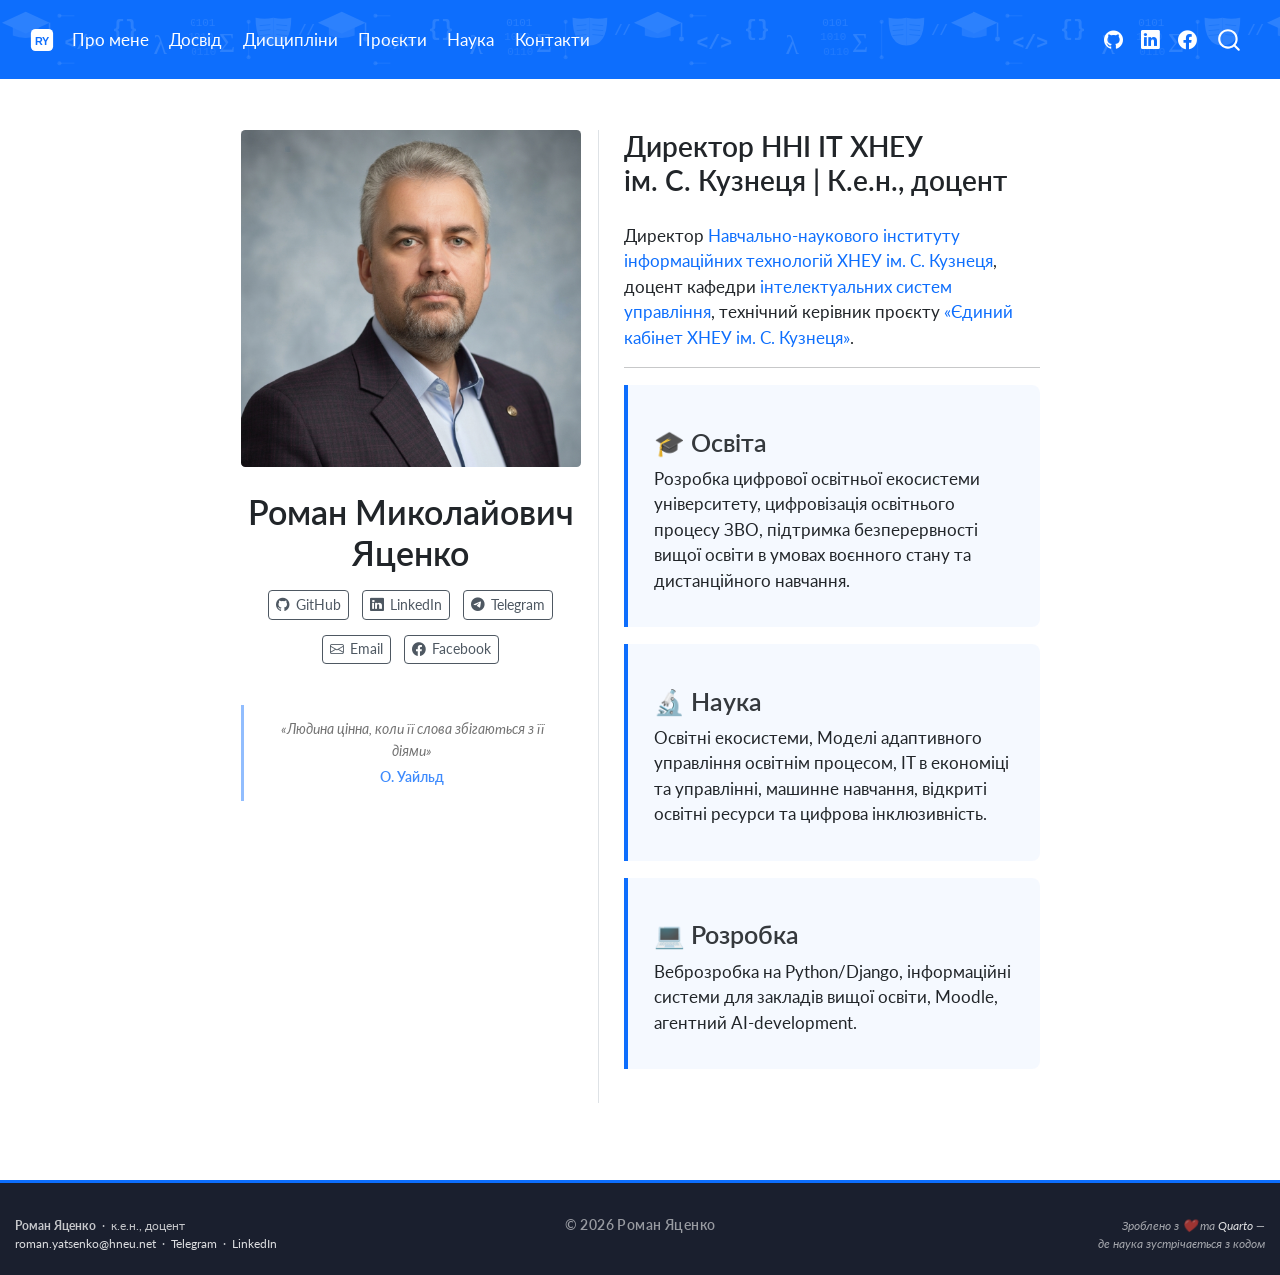
<file: index.html>
<!DOCTYPE html>
<html xmlns="http://www.w3.org/1999/xhtml" lang="uk" xml:lang="uk"><head>

<meta charset="utf-8">
<meta name="generator" content="quarto-1.11.9">

<meta name="viewport" content="width=device-width, initial-scale=1.0, user-scalable=yes">


<title>Роман Миколайович Яценко – Роман Яценко</title>
<style>
/* Default styles provided by pandoc.
** See https://pandoc.org/MANUAL.html#variables-for-html for config info.
*/
span.smallcaps{font-variant: small-caps;}
div.columns{display: flex; gap: 1.5em;}
div.column{flex: auto;}
@media screen {
div.columns{gap: min(4vw, 1.5em);}
div.column{overflow-x: auto;}
}
div.hanging-indent{margin-left: 1.5em; text-indent: -1.5em;}
ul.task-list{list-style: none;}
ul.task-list li input[type="checkbox"] {
  width: 0.8em;
  margin: 0 0.8em 0.2em -1em; /* quarto-specific, see https://github.com/quarto-dev/quarto-cli/issues/4556 */ 
  vertical-align: middle;
}
</style>


<script src="site_libs/quarto-nav/quarto-nav.js"></script>
<script src="site_libs/quarto-nav/headroom.min.js"></script>
<script src="site_libs/clipboard/clipboard.min.js"></script>
<script src="site_libs/quarto-search/autocomplete.umd.js"></script>
<script src="site_libs/quarto-search/fuse.min.js"></script>
<script src="site_libs/quarto-search/quarto-search.js"></script>
<meta name="quarto:offset" content="./">
<link href="./images/favicon.ico" rel="icon">
<script src="site_libs/quarto-html/quarto.js" type="module"></script>
<script src="site_libs/quarto-html/tabsets/tabsets.js" type="module"></script>
<script src="site_libs/quarto-html/scrollable-regions/scrollable-regions.js" type="module"></script>
<script src="site_libs/quarto-html/popper.min.js"></script>
<script src="site_libs/quarto-html/tippy.umd.min.js"></script>
<link href="site_libs/quarto-html/tippy.css" rel="stylesheet">
<link href="site_libs/quarto-html/quarto-syntax-highlighting-0b983791fd02a84ab17c6cf8e5c4fb5d.css" rel="stylesheet" id="quarto-text-highlighting-styles">
<script src="site_libs/bootstrap/bootstrap.min.js"></script>
<link href="site_libs/bootstrap/bootstrap-icons.css" rel="stylesheet">
<link href="site_libs/bootstrap/bootstrap-4b6283bc36794a69f3215ae0399c99f9.min.css" rel="stylesheet" append-hash="true" id="quarto-bootstrap" data-mode="light">
<script id="quarto-search-options" type="application/json">{
  "location": "navbar",
  "copy-button": false,
  "collapse-after": 3,
  "panel-placement": "end",
  "type": "overlay",
  "limit": 50,
  "keyboard-shortcut": [
    "f",
    "/",
    "s"
  ],
  "show-item-context": false,
  "language": {
    "search-no-results-text": "No results",
    "search-matching-documents-text": "matching documents",
    "search-copy-link-title": "Copy link to search",
    "search-hide-matches-text": "Hide additional matches",
    "search-more-match-text": "more match in this document",
    "search-more-matches-text": "more matches in this document",
    "search-clear-button-title": "Clear",
    "search-text-placeholder": "",
    "search-detached-cancel-button-title": "Cancel",
    "search-submit-button-title": "Submit",
    "search-label": "Search"
  }
}</script>


</head>

<body class="nav-fixed fullcontent quarto-light"><a id="quarto-skip-link" class="visually-hidden-focusable" href="#quarto-document-content">Skip to main content</a>

<div id="quarto-search-results"></div>
  <header id="quarto-header" class="headroom fixed-top">
    <nav class="navbar navbar-expand-lg " data-bs-theme="dark" aria-label="Site">
      <div class="navbar-container container-fluid">
      <div class="navbar-brand-container mx-auto">
    <a href="./index.html" class="navbar-brand navbar-brand-logo">
    <img src="./images/logo.svg" alt="RY" class="navbar-logo light-content">
    <img src="./images/logo.svg" alt="RY" class="navbar-logo dark-content">
    </a>
  </div>
          <button class="navbar-toggler" type="button" data-bs-toggle="collapse" data-bs-target="#navbarCollapse" aria-controls="navbarCollapse" aria-expanded="false" aria-label="Toggle navigation" onclick="if (window.quartoToggleHeadroom) { window.quartoToggleHeadroom(); }">
  <span class="navbar-toggler-icon"></span>
</button>
          <div class="collapse navbar-collapse" id="navbarCollapse">
            <ul class="navbar-nav navbar-nav-scroll me-auto">
  <li class="nav-item">
    <a class="nav-link active" href="./index.html" aria-current="page"> 
<span class="menu-text">Про мене</span></a>
  </li>  
  <li class="nav-item">
    <a class="nav-link" href="./experience.html"> 
<span class="menu-text">Досвід</span></a>
  </li>  
  <li class="nav-item">
    <a class="nav-link" href="./teaching.html"> 
<span class="menu-text">Дисципліни</span></a>
  </li>  
  <li class="nav-item">
    <a class="nav-link" href="./projects.html"> 
<span class="menu-text">Проєкти</span></a>
  </li>  
  <li class="nav-item">
    <a class="nav-link" href="./science.html"> 
<span class="menu-text">Наука</span></a>
  </li>  
  <li class="nav-item">
    <a class="nav-link" href="./contacts.html"> 
<span class="menu-text">Контакти</span></a>
  </li>  
</ul>
            <ul class="navbar-nav navbar-nav-scroll ms-auto">
  <li class="nav-item compact">
    <a class="nav-link" href="https://github.com/roman-yatsenko"> <i class="bi bi-github" role="img">
</i> 
<span class="menu-text"></span></a>
  </li>  
  <li class="nav-item compact">
    <a class="nav-link" href="https://linkedin.com/in/yatsenkorm"> <i class="bi bi-linkedin" role="img">
</i> 
<span class="menu-text"></span></a>
  </li>  
  <li class="nav-item compact">
    <a class="nav-link" href="https://www.facebook.com/profile.php?id=61576990610124"> <i class="bi bi-facebook" role="img">
</i> 
<span class="menu-text"></span></a>
  </li>  
</ul>
          </div> <!-- /navcollapse -->
            <div class="quarto-navbar-tools">
</div>
            <div id="quarto-search" class="" title="Search"></div>
      </div> <!-- /container-fluid -->
    </nav>
</header>
<!-- content -->
<div id="quarto-content" class="quarto-container page-columns page-rows-contents page-layout-article page-navbar">
<!-- sidebar -->
<!-- margin-sidebar -->
    
<!-- main -->
<div class="quarto-about-trestles">
  <div class="about-entity">
    <img src="images/avatar_light_site.png" class="about-image
  rounded " style="width: 20em;">
<header id="title-block-header" class="quarto-title-block default">
<div class="quarto-title">
<h1 class="title">Роман Миколайович Яценко</h1>
</div>
<div class="quarto-title-meta">
  </div>
</header>
    <div class="about-links">
  <a href="https://github.com/roman-yatsenko" class="about-link" rel="" target="">
    <i class="bi bi-github"></i>
     <span class="about-link-text">GitHub</span>
  </a>
  <a href="https://linkedin.com/in/yatsenkorm" class="about-link" rel="" target="">
    <i class="bi bi-linkedin"></i>
     <span class="about-link-text">LinkedIn</span>
  </a>
  <a href="https://t.me/YaRo_Kharkiv" class="about-link" rel="" target="">
    <i class="bi bi-telegram"></i>
     <span class="about-link-text">Telegram</span>
  </a>
  <a href="mailto:roman.yatsenko@hneu.net" class="about-link" rel="" target="">
    <i class="bi bi-envelope"></i>
     <span class="about-link-text">Email</span>
  </a>
  <a href="https://www.facebook.com/profile.php?id=61576990610124" class="about-link" rel="" target="">
    <i class="bi bi-facebook"></i>
     <span class="about-link-text">Facebook</span>
  </a>
</div>
  </div>
  <div class="about-contents"><main class="content" id="quarto-document-content" tabindex="-1">
<div class="sidebar-quote">
<p>«Людина цінна, коли її слова збігаються з її діями»</p>
<p>О. Уайльд</p>
</div>
<script>
document.addEventListener('DOMContentLoaded', function () {
  var quote = document.querySelector('.sidebar-quote');
  var links = document.querySelector('.about-links');
  if (quote && links) {
    links.after(quote);
  }
});
</script>
<section id="директор-нні-іт-хнеу-ім.-с.-кузнеця-к.е.н.-доцент" class="level2">
<h2 data-anchor-id="директор-нні-іт-хнеу-ім.-с.-кузнеця-к.е.н.-доцент">Директор ННІ ІТ ХНЕУ ім.&nbsp;С.&nbsp;Кузнеця | К.е.н., доцент</h2>
<p>Директор <a href="https://it.hneu.edu.ua/">Навчально-наукового інституту інформаційних технологій ХНЕУ ім. С. Кузнеця</a>, доцент кафедри <a href="https://isu.hneu.edu.ua/">інтелектуальних систем управління</a>, технічний керівник проєкту <a href="./projects.html">«Єдиний кабінет ХНЕУ ім. С. Кузнеця»</a>.</p>
<hr>
<section id="освіта" class="level3 activity-card">
<h3 data-anchor-id="освіта">🎓 Освіта</h3>
<p>Розробка цифрової освітньої екосистеми університету, цифровізація освітнього процесу ЗВО, підтримка безперервності вищої освіти в умовах воєнного стану та дистанційного навчання.</p>
</section>
<section id="наука" class="level3 activity-card">
<h3 data-anchor-id="наука">🔬 Наука</h3>
<p>Освітні екосистеми, Моделі адаптивного управління освітнім процесом, IT в економіці та управлінні, машинне навчання, відкриті освітні ресурси та цифрова інклюзивність.</p>
</section>
<section id="розробка" class="level3 activity-card">
<h3 data-anchor-id="розробка">💻 Розробка</h3>
<p>Веброзробка на Python/Django, інформаційні системи для закладів вищої освіти, Moodle, агентний AI-development.</p>
</section>


</section>
</main></div>
</div>
 <!-- /main -->
<script src="https://cdn.shukai.ai/widget.js" data-key="lGi_SHey3qiFWB5E4t59j0dHcE7MZX7IjPTw_h333bQ" data-code="default" data-agent-base="https://agent.shukai.ai" async=""></script>
<script id="quarto-html-after-body" type="application/javascript">
  window.document.addEventListener("DOMContentLoaded", function (event) {
    const isCodeAnnotation = (el) => {
      for (const clz of el.classList) {
        if (clz.startsWith('code-annotation-')) {                     
          return true;
        }
      }
      return false;
    }
    const onCopySuccess = function(e) {
      // button target
      const button = e.trigger;
      // don't keep focus
      button.blur();
      // flash "checked"
      button.classList.add('code-copy-button-checked');
      var currentTitle = button.getAttribute("title");
      button.setAttribute("title", "Copied!");
      let tooltip;
      if (window.bootstrap) {
        button.setAttribute("data-bs-toggle", "tooltip");
        button.setAttribute("data-bs-placement", "left");
        button.setAttribute("data-bs-title", "Copied!");
        tooltip = new bootstrap.Tooltip(button, 
          { trigger: "manual", 
            customClass: "code-copy-button-tooltip",
            offset: [0, -8]});
        tooltip.show();    
      }
      setTimeout(function() {
        if (tooltip) {
          tooltip.hide();
          button.removeAttribute("data-bs-title");
          button.removeAttribute("data-bs-toggle");
          button.removeAttribute("data-bs-placement");
        }
        button.setAttribute("title", currentTitle);
        button.classList.remove('code-copy-button-checked');
      }, 1000);
      // clear code selection
      e.clearSelection();
    }
    const getTextToCopy = function(trigger) {
      const outerScaffold = trigger.parentElement.cloneNode(true);
      const codeEl = outerScaffold.querySelector('code');
      for (const childEl of codeEl.children) {
        if (isCodeAnnotation(childEl)) {
          childEl.remove();
        }
      }
      return codeEl.innerText;
    }
    const clipboard = new window.ClipboardJS('.code-copy-button:not([data-in-quarto-modal])', {
      text: getTextToCopy
    });
    clipboard.on('success', onCopySuccess);
    if (window.document.getElementById('quarto-embedded-source-code-modal')) {
      const clipboardModal = new window.ClipboardJS('.code-copy-button[data-in-quarto-modal]', {
        text: getTextToCopy,
        container: window.document.getElementById('quarto-embedded-source-code-modal')
      });
      clipboardModal.on('success', onCopySuccess);
    }
      var localhostRegex = new RegExp(/^(?:http|https):\/\/localhost\:?[0-9]*\//);
      var mailtoRegex = new RegExp(/^mailto:/);
        var filterRegex = new RegExp("https:\/\/roman-yatsenko\.github\.io\/");
      var isInternal = (href) => {
          return filterRegex.test(href) || localhostRegex.test(href) || mailtoRegex.test(href);
      }
      // Inspect non-navigation links and adorn them if external
      window.quartoDecorateExternalLinks = function (root) {
     var links = (root || window.document).querySelectorAll('a[href]:not(.nav-link):not(.navbar-brand):not(.toc-action):not(.sidebar-link):not(.sidebar-item-toggle):not(.pagination-link):not(.no-external):not([aria-hidden]):not(.dropdown-item):not(.quarto-navigation-tool):not(.about-link)');
      for (var i=0; i<links.length; i++) {
        const link = links[i];
        if (!isInternal(link.href)) {
          // undo the damage that might have been done by quarto-nav.js in the case of
          // links that we want to consider external
          if (link.dataset.originalHref !== undefined) {
            link.href = link.dataset.originalHref;
          }
          if (!link.classList.contains('no-external-icon')) {
          }
        }
      }
      };
      window.quartoDecorateExternalLinks(window.document);
    // Esc closes the popup (WCAG 1.4.13) and focus leaving both trigger and
    // popup closes it (WCAG 2.4.11); tippy handles neither for interactive popups.
    const hideOnEscAndFocusOut = {
      name: 'hideOnEscAndFocusOut',
      defaultValue: true,
      fn(instance) {
        const dismiss = () => {
          // A show scheduled by the trigger delay would otherwise reopen it
          instance.clearDelayTimeouts();
          instance.hide();
        };
        const onKeyDown = (event) => {
          if (event.key !== 'Escape') {
            return;
          }
          // Keep Esc from also reaching page handlers (e.g. reveal.js overview),
          // except an open reveal.js slide menu, which Esc should close too.
          // The menu handles keys only when its keyboard option is on.
          const menuHandlesEsc = window.Reveal?.getPlugin?.('menu')?.isOpen() &&
            window.Reveal.getConfig().menu?.keyboard !== false;
          if (!menuHandlesEsc) {
            event.stopPropagation();
          }
          if (instance.popper.contains(window.document.activeElement)) {
            // Disabled while refocusing so the focus trigger does not reopen it
            instance.disable();
            instance.reference.focus();
            instance.enable();
          }
          dismiss();
        };
        const onFocusOut = (event) => {
          const target = event.relatedTarget;
          if (target && !instance.reference.contains(target) &&
              !instance.popper.contains(target)) {
            dismiss();
          }
        };
        // On the trigger too: a click trigger (code-annotations: select) has no
        // blur handling. Attached for the instance's lifetime so leaving the
        // trigger also cancels a show still pending on the trigger delay.
        instance.reference.addEventListener('focusout', onFocusOut);
        return {
          onShow() {
            window.document.addEventListener('keydown', onKeyDown, true);
            instance.popper.addEventListener('focusout', onFocusOut);
          },
          onHide() {
            window.document.removeEventListener('keydown', onKeyDown, true);
            instance.popper.removeEventListener('focusout', onFocusOut);
          },
          onDestroy() {
            instance.reference.removeEventListener('focusout', onFocusOut);
          },
        };
      },
    };
    function tippyHover(el, contentFn, onTriggerFn, onUntriggerFn) {
      const config = {
        allowHTML: true,
        maxWidth: 500,
        delay: 100,
        arrow: false,
        appendTo: function(el) {
            return el.parentElement;
        },
        interactive: true,
        interactiveBorder: 10,
        theme: 'quarto',
        placement: 'bottom-start',
        plugins: [hideOnEscAndFocusOut],
      };
      if (contentFn) {
        config.content = contentFn;
      }
      if (onTriggerFn) {
        config.onTrigger = onTriggerFn;
      }
      if (onUntriggerFn) {
        config.onUntrigger = onUntriggerFn;
      }
      window.tippy(el, config); 
    }
    const noterefs = window.document.querySelectorAll('a[role="doc-noteref"]');
    for (var i=0; i<noterefs.length; i++) {
      const ref = noterefs[i];
      tippyHover(ref, function() {
        // use id or data attribute instead here
        let href = ref.getAttribute('data-footnote-href') || ref.getAttribute('href');
        try { href = new URL(href).hash; } catch {}
        const id = href.replace(/^#\/?/, "");
        const note = window.document.getElementById(id);
        if (note) {
          return note.innerHTML;
        } else {
          return "";
        }
      });
    }
    const xrefs = window.document.querySelectorAll('a.quarto-xref');
    const processXRef = (id, note) => {
      // Strip column container classes
      const stripColumnClz = (el) => {
        el.classList.remove("page-full", "page-columns");
        if (el.children) {
          for (const child of el.children) {
            stripColumnClz(child);
          }
        }
      }
      stripColumnClz(note)
      if (id === null || id.startsWith('sec-')) {
        // Special case sections, only their first couple elements
        const container = document.createElement("div");
        if (note.children && note.children.length > 2) {
          container.appendChild(note.children[0].cloneNode(true));
          for (let i = 1; i < note.children.length; i++) {
            const child = note.children[i];
            if (child.tagName === "P" && child.innerText === "") {
              continue;
            } else {
              container.appendChild(child.cloneNode(true));
              break;
            }
          }
          if (window.Quarto?.typesetMath) {
            window.Quarto.typesetMath(container);
          }
          return container.innerHTML
        } else {
          if (window.Quarto?.typesetMath) {
            window.Quarto.typesetMath(note);
          }
          return note.innerHTML;
        }
      } else {
        // Remove any anchor links if they are present
        const anchorLink = note.querySelector('a.anchorjs-link');
        if (anchorLink) {
          anchorLink.remove();
        }
        if (window.Quarto?.typesetMath) {
          window.Quarto.typesetMath(note);
        }
        if (note.classList.contains("callout")) {
          return note.outerHTML;
        } else {
          return note.innerHTML;
        }
      }
    }
    for (var i=0; i<xrefs.length; i++) {
      const xref = xrefs[i];
      tippyHover(xref, undefined, function(instance) {
        instance.disable();
        let url = xref.getAttribute('href');
        let hash = undefined; 
        if (url.startsWith('#')) {
          hash = url;
        } else {
          try { hash = new URL(url).hash; } catch {}
        }
        if (hash) {
          const id = hash.replace(/^#\/?/, "");
          const note = window.document.getElementById(id);
          if (note !== null) {
            try {
              const html = processXRef(id, note.cloneNode(true));
              instance.setContent(html);
            } finally {
              instance.enable();
              instance.show();
            }
          } else {
            // See if we can fetch this
            fetch(url.split('#')[0])
            .then(res => res.text())
            .then(html => {
              const parser = new DOMParser();
              const htmlDoc = parser.parseFromString(html, "text/html");
              const note = htmlDoc.getElementById(id);
              if (note !== null) {
                const html = processXRef(id, note);
                instance.setContent(html);
              } 
            }).finally(() => {
              instance.enable();
              instance.show();
            });
          }
        } else {
          // See if we can fetch a full url (with no hash to target)
          // This is a special case and we should probably do some content thinning / targeting
          fetch(url)
          .then(res => res.text())
          .then(html => {
            const parser = new DOMParser();
            const htmlDoc = parser.parseFromString(html, "text/html");
            const note = htmlDoc.querySelector('main.content');
            if (note !== null) {
              // This should only happen for chapter cross references
              // (since there is no id in the URL)
              // remove the first header
              if (note.children.length > 0 && note.children[0].tagName === "HEADER") {
                note.children[0].remove();
              }
              const html = processXRef(null, note);
              instance.setContent(html);
            } 
          }).finally(() => {
            instance.enable();
            instance.show();
          });
        }
      }, function(instance) {
      });
    }
        let selectedAnnoteEl;
        const selectorForAnnotation = ( cell, annotation) => {
          let cellAttr = 'data-code-cell="' + cell + '"';
          let lineAttr = 'data-code-annotation="' +  annotation + '"';
          const selector = 'span[' + cellAttr + '][' + lineAttr + ']';
          return selector;
        }
        const selectCodeLines = (annoteEl) => {
          const doc = window.document;
          const targetCell = annoteEl.getAttribute("data-target-cell");
          const targetAnnotation = annoteEl.getAttribute("data-target-annotation");
          const annoteSpan = window.document.querySelector(selectorForAnnotation(targetCell, targetAnnotation));
          const lines = annoteSpan.getAttribute("data-code-lines").split(",");
          const lineIds = lines.map((line) => {
            return targetCell + "-" + line;
          })
          // Each band is positioned against its own containing block, which is
          // not the offsetParent of the lines, so place it from client rects.
          const placeBand = (band, firstEl, lastEl, codeBlock) => {
            const container = band.offsetParent;
            if (container === null) {
              return;
            }
            const containerRect = container.getBoundingClientRect();
            // Reveal.js scales slides with a transform, so convert client
            // pixels back to the CSS pixels of the container.
            const scale = containerRect.height / container.offsetHeight || 1;
            const firstRect = firstEl.getBoundingClientRect();
            const lastRect = lastEl.getBoundingClientRect();
            const top = (firstRect.top - containerRect.top) / scale - container.clientTop + container.scrollTop;
            const height = (lastRect.bottom - firstRect.top) / scale;
            band.style.top = top - 2 + "px";
            band.style.height = height + 4 + "px";
            if (codeBlock) {
              // Without the copy button wrapper, the containing block is wider
              // than the code block, so span the code block explicitly.
              const blockRect = codeBlock.getBoundingClientRect();
              band.style.left = (blockRect.left - containerRect.left) / scale - container.clientLeft + container.scrollLeft + "px";
              band.style.width = blockRect.width / scale + "px";
            }
          };
          if (lineIds.length > 0) {
            const el = window.document.getElementById(lineIds[0]);
            const lastEl = window.document.getElementById(lineIds[lineIds.length - 1]);
            const parent = el.parentElement.parentElement;
            // cook up a div (if necessary) and position it
            let div = window.document.getElementById("code-annotation-line-highlight");
            if (div === null) {
              div = window.document.createElement("div");
              div.setAttribute("id", "code-annotation-line-highlight");
              div.style.position = 'absolute';
              parent.appendChild(div);
            }
            placeBand(div, el, lastEl, parent.closest("div.sourceCode") || parent);
            let gutterDiv = window.document.getElementById("code-annotation-line-highlight-gutter");
            if (gutterDiv === null) {
              gutterDiv = window.document.createElement("div");
              gutterDiv.setAttribute("id", "code-annotation-line-highlight-gutter");
              gutterDiv.style.position = 'absolute';
              const codeCell = window.document.getElementById(targetCell);
              const gutter = codeCell.querySelector('.code-annotation-gutter');
              gutter.appendChild(gutterDiv);
            }
            placeBand(gutterDiv, el, lastEl);
            selectedAnnoteEl = annoteEl;
          }
        };
        const unselectCodeLines = () => {
          const elementsIds = ["code-annotation-line-highlight", "code-annotation-line-highlight-gutter"];
          elementsIds.forEach((elId) => {
            const div = window.document.getElementById(elId);
            if (div) {
              div.remove();
            }
          });
          selectedAnnoteEl = undefined;
        };
          // Handle positioning of the toggle
      window.addEventListener(
        "resize",
        throttle(() => {
          elRect = undefined;
          if (selectedAnnoteEl) {
            selectCodeLines(selectedAnnoteEl);
          }
        }, 10)
      );
      function throttle(fn, ms) {
      let throttle = false;
      let timer;
        return (...args) => {
          if(!throttle) { // first call gets through
              fn.apply(this, args);
              throttle = true;
          } else { // all the others get throttled
              if(timer) clearTimeout(timer); // cancel #2
              timer = setTimeout(() => {
                fn.apply(this, args);
                timer = throttle = false;
              }, ms);
          }
        };
      }
        // Attach click handler to the DT
        const annoteDls = window.document.querySelectorAll('dt[data-target-cell]');
        for (const annoteDlNode of annoteDls) {
          annoteDlNode.addEventListener('click', (event) => {
            const clickedEl = event.target;
            if (clickedEl !== selectedAnnoteEl) {
              unselectCodeLines();
              const activeEl = window.document.querySelector('dt[data-target-cell].code-annotation-active');
              if (activeEl) {
                activeEl.classList.remove('code-annotation-active');
              }
              selectCodeLines(clickedEl);
              clickedEl.classList.add('code-annotation-active');
            } else {
              // Unselect the line
              unselectCodeLines();
              clickedEl.classList.remove('code-annotation-active');
            }
          });
        }
    const findCites = (el) => {
      const parentEl = el.parentElement;
      if (parentEl) {
        const cites = parentEl.dataset.cites;
        if (cites) {
          return {
            el,
            cites: cites.split(' ')
          };
        } else {
          return findCites(el.parentElement)
        }
      } else {
        return undefined;
      }
    };
    var bibliorefs = window.document.querySelectorAll('a[role="doc-biblioref"]');
    for (var i=0; i<bibliorefs.length; i++) {
      const ref = bibliorefs[i];
      const citeInfo = findCites(ref);
      if (citeInfo) {
        tippyHover(citeInfo.el, function() {
          var popup = window.document.createElement('div');
          citeInfo.cites.forEach(function(cite) {
            var citeDiv = window.document.createElement('div');
            citeDiv.classList.add('hanging-indent');
            citeDiv.classList.add('csl-entry');
            var biblioDiv = window.document.getElementById('ref-' + cite);
            if (biblioDiv) {
              citeDiv.innerHTML = biblioDiv.innerHTML;
            }
            popup.appendChild(citeDiv);
          });
          return popup.innerHTML;
        });
      }
    }
  });
  </script>
  <script type="application/javascript">
  window.quartoScrollableRegionsLabels = {"code":"Scrollable code","output":"Scrollable output"};
  </script>
</div> <!-- /content -->
<footer class="footer">
  <div class="nav-footer">
    <div class="nav-footer-left">
<p><strong>Роман Яценко</strong> &nbsp;·&nbsp; к.е.н., доцент <br> <a href="mailto:roman.yatsenko@hneu.net">roman.yatsenko@hneu.net</a> &nbsp;·&nbsp; <a href="https://t.me/YaRo_Kharkiv">Telegram</a> &nbsp;·&nbsp; <a href="https://linkedin.com/in/yatsenkorm">LinkedIn</a></p>
</div>   
    <div class="nav-footer-center">
<p>© 2026 Роман Яценко</p>
</div>
    <div class="nav-footer-right">
<p>Зроблено з ❤️ та <a href="https://quarto.org">Quarto</a> —<br>
<em>де наука зустрічається з кодом</em></p>
</div>
  </div>
</footer>




</body></html>
</file>
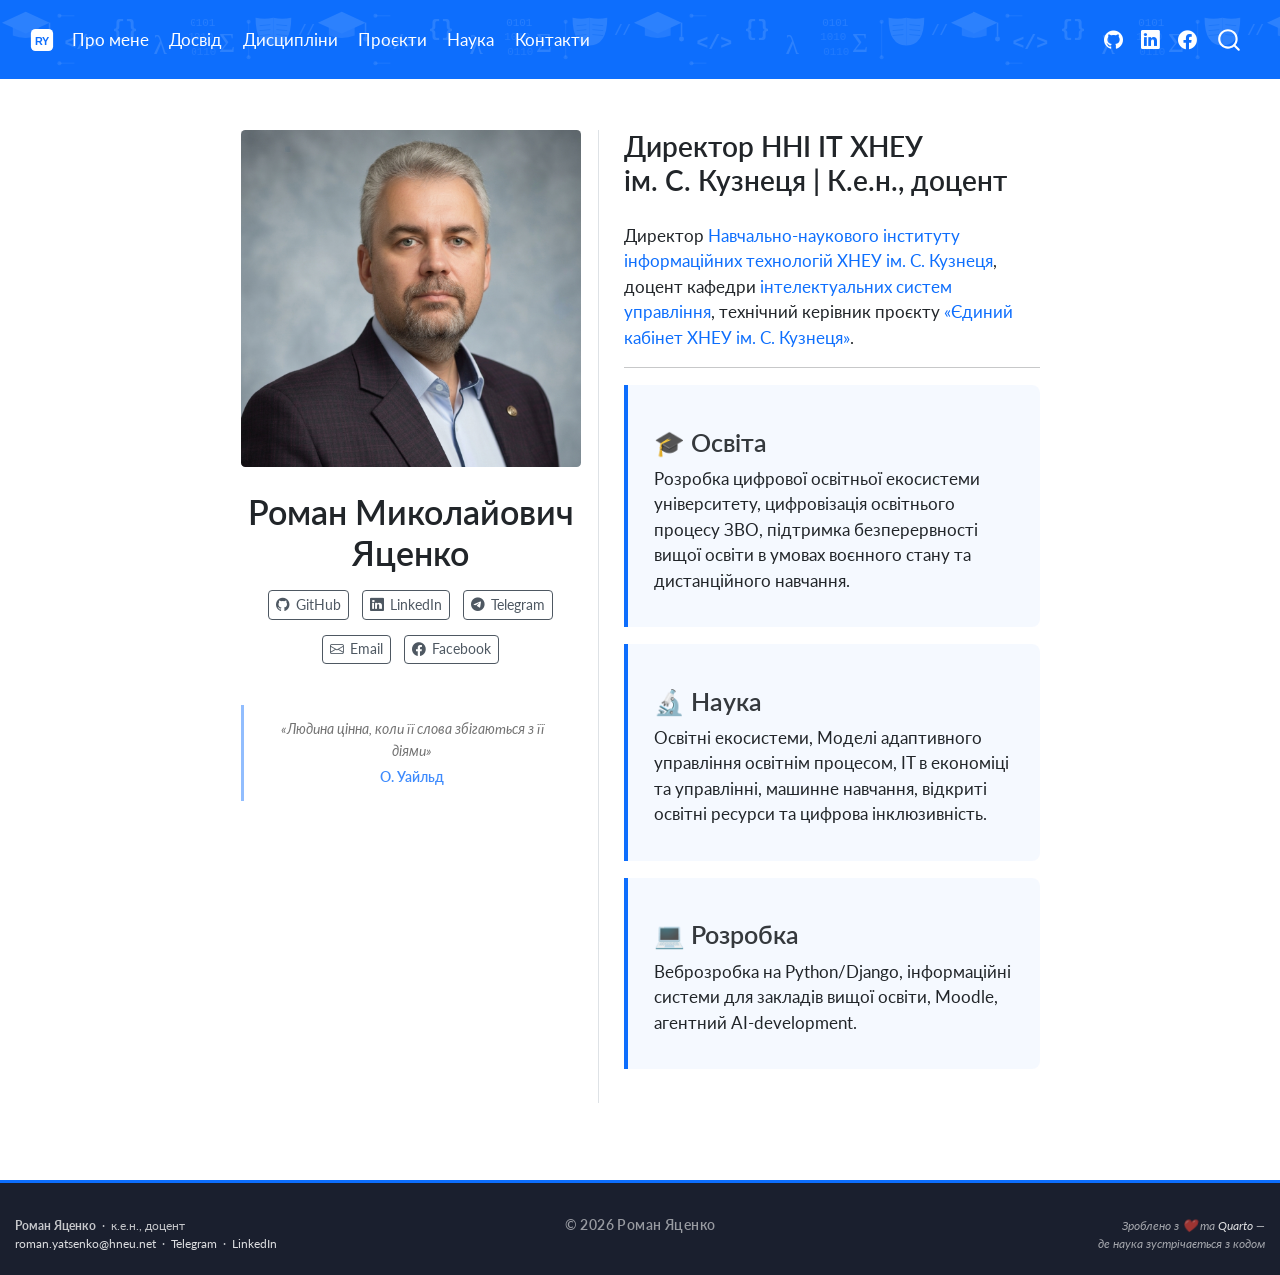
<file: docs/index.html>
<!DOCTYPE html>
<html xmlns="http://www.w3.org/1999/xhtml" lang="uk" xml:lang="uk"><head>

<meta charset="utf-8">
<meta name="generator" content="quarto-1.11.9">

<meta name="viewport" content="width=device-width, initial-scale=1.0, user-scalable=yes">


<title>Роман Миколайович Яценко – Роман Яценко</title>
<style>
/* Default styles provided by pandoc.
** See https://pandoc.org/MANUAL.html#variables-for-html for config info.
*/
span.smallcaps{font-variant: small-caps;}
div.columns{display: flex; gap: 1.5em;}
div.column{flex: auto;}
@media screen {
div.columns{gap: min(4vw, 1.5em);}
div.column{overflow-x: auto;}
}
div.hanging-indent{margin-left: 1.5em; text-indent: -1.5em;}
ul.task-list{list-style: none;}
ul.task-list li input[type="checkbox"] {
  width: 0.8em;
  margin: 0 0.8em 0.2em -1em; /* quarto-specific, see https://github.com/quarto-dev/quarto-cli/issues/4556 */ 
  vertical-align: middle;
}
</style>


<script src="site_libs/quarto-nav/quarto-nav.js"></script>
<script src="site_libs/quarto-nav/headroom.min.js"></script>
<script src="site_libs/clipboard/clipboard.min.js"></script>
<script src="site_libs/quarto-search/autocomplete.umd.js"></script>
<script src="site_libs/quarto-search/fuse.min.js"></script>
<script src="site_libs/quarto-search/quarto-search.js"></script>
<meta name="quarto:offset" content="./">
<link href="./images/favicon.ico" rel="icon">
<script src="site_libs/quarto-html/quarto.js" type="module"></script>
<script src="site_libs/quarto-html/tabsets/tabsets.js" type="module"></script>
<script src="site_libs/quarto-html/scrollable-regions/scrollable-regions.js" type="module"></script>
<script src="site_libs/quarto-html/popper.min.js"></script>
<script src="site_libs/quarto-html/tippy.umd.min.js"></script>
<link href="site_libs/quarto-html/tippy.css" rel="stylesheet">
<link href="site_libs/quarto-html/quarto-syntax-highlighting-0b983791fd02a84ab17c6cf8e5c4fb5d.css" rel="stylesheet" id="quarto-text-highlighting-styles">
<script src="site_libs/bootstrap/bootstrap.min.js"></script>
<link href="site_libs/bootstrap/bootstrap-icons.css" rel="stylesheet">
<link href="site_libs/bootstrap/bootstrap-37aae07f8a29670ae854b33a86d645ce.min.css" rel="stylesheet" append-hash="true" id="quarto-bootstrap" data-mode="light">
<script id="quarto-search-options" type="application/json">{
  "location": "navbar",
  "copy-button": false,
  "collapse-after": 3,
  "panel-placement": "end",
  "type": "overlay",
  "limit": 50,
  "keyboard-shortcut": [
    "f",
    "/",
    "s"
  ],
  "show-item-context": false,
  "language": {
    "search-no-results-text": "No results",
    "search-matching-documents-text": "matching documents",
    "search-copy-link-title": "Copy link to search",
    "search-hide-matches-text": "Hide additional matches",
    "search-more-match-text": "more match in this document",
    "search-more-matches-text": "more matches in this document",
    "search-clear-button-title": "Clear",
    "search-text-placeholder": "",
    "search-detached-cancel-button-title": "Cancel",
    "search-submit-button-title": "Submit",
    "search-label": "Search"
  }
}</script>


</head>

<body class="nav-fixed fullcontent quarto-light"><a id="quarto-skip-link" class="visually-hidden-focusable" href="#quarto-document-content">Skip to main content</a>

<div id="quarto-search-results"></div>
  <header id="quarto-header" class="headroom fixed-top">
    <nav class="navbar navbar-expand-lg " data-bs-theme="dark" aria-label="Site">
      <div class="navbar-container container-fluid">
      <div class="navbar-brand-container mx-auto">
    <a href="./index.html" class="navbar-brand navbar-brand-logo">
    <img src="./images/logo.svg" alt="RY" class="navbar-logo light-content">
    <img src="./images/logo.svg" alt="RY" class="navbar-logo dark-content">
    </a>
  </div>
          <button class="navbar-toggler" type="button" data-bs-toggle="collapse" data-bs-target="#navbarCollapse" aria-controls="navbarCollapse" aria-expanded="false" aria-label="Toggle navigation" onclick="if (window.quartoToggleHeadroom) { window.quartoToggleHeadroom(); }">
  <span class="navbar-toggler-icon"></span>
</button>
          <div class="collapse navbar-collapse" id="navbarCollapse">
            <ul class="navbar-nav navbar-nav-scroll me-auto">
  <li class="nav-item">
    <a class="nav-link active" href="./index.html" aria-current="page"> 
<span class="menu-text">Про мене</span></a>
  </li>  
  <li class="nav-item">
    <a class="nav-link" href="./experience.html"> 
<span class="menu-text">Досвід</span></a>
  </li>  
  <li class="nav-item">
    <a class="nav-link" href="./teaching.html"> 
<span class="menu-text">Дисципліни</span></a>
  </li>  
  <li class="nav-item">
    <a class="nav-link" href="./projects.html"> 
<span class="menu-text">Проєкти</span></a>
  </li>  
  <li class="nav-item">
    <a class="nav-link" href="./science.html"> 
<span class="menu-text">Наука</span></a>
  </li>  
  <li class="nav-item">
    <a class="nav-link" href="./contacts.html"> 
<span class="menu-text">Контакти</span></a>
  </li>  
</ul>
            <ul class="navbar-nav navbar-nav-scroll ms-auto">
  <li class="nav-item compact">
    <a class="nav-link" href="https://github.com/roman-yatsenko"> <i class="bi bi-github" role="img">
</i> 
<span class="menu-text"></span></a>
  </li>  
  <li class="nav-item compact">
    <a class="nav-link" href="https://linkedin.com/in/yatsenkorm"> <i class="bi bi-linkedin" role="img">
</i> 
<span class="menu-text"></span></a>
  </li>  
  <li class="nav-item compact">
    <a class="nav-link" href="https://www.facebook.com/profile.php?id=61576990610124"> <i class="bi bi-facebook" role="img">
</i> 
<span class="menu-text"></span></a>
  </li>  
</ul>
          </div> <!-- /navcollapse -->
            <div class="quarto-navbar-tools">
</div>
            <div id="quarto-search" class="" title="Search"></div>
      </div> <!-- /container-fluid -->
    </nav>
</header>
<!-- content -->
<div id="quarto-content" class="quarto-container page-columns page-rows-contents page-layout-article page-navbar">
<!-- sidebar -->
<!-- margin-sidebar -->
    
<!-- main -->
<div class="quarto-about-trestles">
  <div class="about-entity">
    <img src="images/avatar_light_site.png" class="about-image
  rounded " style="width: 20em;">
<header id="title-block-header" class="quarto-title-block default">
<div class="quarto-title">
<h1 class="title">Роман Миколайович Яценко</h1>
</div>
<div class="quarto-title-meta">
  </div>
</header>
    <div class="about-links">
  <a href="https://github.com/roman-yatsenko" class="about-link" rel="" target="">
    <i class="bi bi-github"></i>
     <span class="about-link-text">GitHub</span>
  </a>
  <a href="https://linkedin.com/in/yatsenkorm" class="about-link" rel="" target="">
    <i class="bi bi-linkedin"></i>
     <span class="about-link-text">LinkedIn</span>
  </a>
  <a href="https://t.me/YaRo_Kharkiv" class="about-link" rel="" target="">
    <i class="bi bi-telegram"></i>
     <span class="about-link-text">Telegram</span>
  </a>
  <a href="mailto:roman.yatsenko@hneu.net" class="about-link" rel="" target="">
    <i class="bi bi-envelope"></i>
     <span class="about-link-text">Email</span>
  </a>
  <a href="https://www.facebook.com/profile.php?id=61576990610124" class="about-link" rel="" target="">
    <i class="bi bi-facebook"></i>
     <span class="about-link-text">Facebook</span>
  </a>
</div>
  </div>
  <div class="about-contents"><main class="content" id="quarto-document-content" tabindex="-1">
<div class="sidebar-quote">
<p>«Людина цінна, коли її слова збігаються з її діями»</p>
<p>О. Уайльд</p>
</div>
<script>
document.addEventListener('DOMContentLoaded', function () {
  var quote = document.querySelector('.sidebar-quote');
  var links = document.querySelector('.about-links');
  if (quote && links) {
    links.after(quote);
  }
});
</script>
<section id="директор-нні-іт-хнеу-ім.-с.-кузнеця-к.е.н.-доцент" class="level2">
<h2 data-anchor-id="директор-нні-іт-хнеу-ім.-с.-кузнеця-к.е.н.-доцент">Директор ННІ ІТ ХНЕУ ім.&nbsp;С.&nbsp;Кузнеця | К.е.н., доцент</h2>
<p>Директор <a href="https://it.hneu.edu.ua/">Навчально-наукового інституту інформаційних технологій ХНЕУ ім. С. Кузнеця</a>, доцент кафедри <a href="https://isu.hneu.edu.ua/">інтелектуальних систем управління</a>, технічний керівник проєкту <a href="./projects.html">«Єдиний кабінет ХНЕУ ім. С. Кузнеця»</a>.</p>
<hr>
<section id="освіта" class="level3 activity-card">
<h3 data-anchor-id="освіта">🎓 Освіта</h3>
<p>Розробка цифрової освітньої екосистеми університету, цифровізація освітнього процесу ЗВО, підтримка безперервності вищої освіти в умовах воєнного стану та дистанційного навчання.</p>
</section>
<section id="наука" class="level3 activity-card">
<h3 data-anchor-id="наука">🔬 Наука</h3>
<p>Освітні екосистеми, Моделі адаптивного управління освітнім процесом, IT в економіці та управлінні, машинне навчання, відкриті освітні ресурси та цифрова інклюзивність.</p>
</section>
<section id="розробка" class="level3 activity-card">
<h3 data-anchor-id="розробка">💻 Розробка</h3>
<p>Веброзробка на Python/Django, інформаційні системи для закладів вищої освіти, Moodle, агентний AI-development.</p>
</section>


</section>
</main></div>
</div>
 <!-- /main -->
<script src="https://cdn.shukai.ai/widget.js" data-key="lGi_SHey3qiFWB5E4t59j0dHcE7MZX7IjPTw_h333bQ" data-code="default" data-agent-base="https://agent.shukai.ai" async=""></script>

<script id="quarto-html-after-body" type="application/javascript">
  window.document.addEventListener("DOMContentLoaded", function (event) {
    const isCodeAnnotation = (el) => {
      for (const clz of el.classList) {
        if (clz.startsWith('code-annotation-')) {                     
          return true;
        }
      }
      return false;
    }
    const onCopySuccess = function(e) {
      // button target
      const button = e.trigger;
      // don't keep focus
      button.blur();
      // flash "checked"
      button.classList.add('code-copy-button-checked');
      var currentTitle = button.getAttribute("title");
      button.setAttribute("title", "Copied!");
      let tooltip;
      if (window.bootstrap) {
        button.setAttribute("data-bs-toggle", "tooltip");
        button.setAttribute("data-bs-placement", "left");
        button.setAttribute("data-bs-title", "Copied!");
        tooltip = new bootstrap.Tooltip(button, 
          { trigger: "manual", 
            customClass: "code-copy-button-tooltip",
            offset: [0, -8]});
        tooltip.show();    
      }
      setTimeout(function() {
        if (tooltip) {
          tooltip.hide();
          button.removeAttribute("data-bs-title");
          button.removeAttribute("data-bs-toggle");
          button.removeAttribute("data-bs-placement");
        }
        button.setAttribute("title", currentTitle);
        button.classList.remove('code-copy-button-checked');
      }, 1000);
      // clear code selection
      e.clearSelection();
    }
    const getTextToCopy = function(trigger) {
      const outerScaffold = trigger.parentElement.cloneNode(true);
      const codeEl = outerScaffold.querySelector('code');
      for (const childEl of codeEl.children) {
        if (isCodeAnnotation(childEl)) {
          childEl.remove();
        }
      }
      return codeEl.innerText;
    }
    const clipboard = new window.ClipboardJS('.code-copy-button:not([data-in-quarto-modal])', {
      text: getTextToCopy
    });
    clipboard.on('success', onCopySuccess);
    if (window.document.getElementById('quarto-embedded-source-code-modal')) {
      const clipboardModal = new window.ClipboardJS('.code-copy-button[data-in-quarto-modal]', {
        text: getTextToCopy,
        container: window.document.getElementById('quarto-embedded-source-code-modal')
      });
      clipboardModal.on('success', onCopySuccess);
    }
      var localhostRegex = new RegExp(/^(?:http|https):\/\/localhost\:?[0-9]*\//);
      var mailtoRegex = new RegExp(/^mailto:/);
        var filterRegex = new RegExp("https:\/\/roman-yatsenko\.github\.io\/");
      var isInternal = (href) => {
          return filterRegex.test(href) || localhostRegex.test(href) || mailtoRegex.test(href);
      }
      // Inspect non-navigation links and adorn them if external
      window.quartoDecorateExternalLinks = function (root) {
     var links = (root || window.document).querySelectorAll('a[href]:not(.nav-link):not(.navbar-brand):not(.toc-action):not(.sidebar-link):not(.sidebar-item-toggle):not(.pagination-link):not(.no-external):not([aria-hidden]):not(.dropdown-item):not(.quarto-navigation-tool):not(.about-link)');
      for (var i=0; i<links.length; i++) {
        const link = links[i];
        if (!isInternal(link.href)) {
          // undo the damage that might have been done by quarto-nav.js in the case of
          // links that we want to consider external
          if (link.dataset.originalHref !== undefined) {
            link.href = link.dataset.originalHref;
          }
          if (!link.classList.contains('no-external-icon')) {
          }
        }
      }
      };
      window.quartoDecorateExternalLinks(window.document);
    // Esc closes the popup (WCAG 1.4.13) and focus leaving both trigger and
    // popup closes it (WCAG 2.4.11); tippy handles neither for interactive popups.
    const hideOnEscAndFocusOut = {
      name: 'hideOnEscAndFocusOut',
      defaultValue: true,
      fn(instance) {
        const dismiss = () => {
          // A show scheduled by the trigger delay would otherwise reopen it
          instance.clearDelayTimeouts();
          instance.hide();
        };
        const onKeyDown = (event) => {
          if (event.key !== 'Escape') {
            return;
          }
          // Keep Esc from also reaching page handlers (e.g. reveal.js overview),
          // except an open reveal.js slide menu, which Esc should close too.
          // The menu handles keys only when its keyboard option is on.
          const menuHandlesEsc = window.Reveal?.getPlugin?.('menu')?.isOpen() &&
            window.Reveal.getConfig().menu?.keyboard !== false;
          if (!menuHandlesEsc) {
            event.stopPropagation();
          }
          if (instance.popper.contains(window.document.activeElement)) {
            // Disabled while refocusing so the focus trigger does not reopen it
            instance.disable();
            instance.reference.focus();
            instance.enable();
          }
          dismiss();
        };
        const onFocusOut = (event) => {
          const target = event.relatedTarget;
          if (target && !instance.reference.contains(target) &&
              !instance.popper.contains(target)) {
            dismiss();
          }
        };
        // On the trigger too: a click trigger (code-annotations: select) has no
        // blur handling. Attached for the instance's lifetime so leaving the
        // trigger also cancels a show still pending on the trigger delay.
        instance.reference.addEventListener('focusout', onFocusOut);
        return {
          onShow() {
            window.document.addEventListener('keydown', onKeyDown, true);
            instance.popper.addEventListener('focusout', onFocusOut);
          },
          onHide() {
            window.document.removeEventListener('keydown', onKeyDown, true);
            instance.popper.removeEventListener('focusout', onFocusOut);
          },
          onDestroy() {
            instance.reference.removeEventListener('focusout', onFocusOut);
          },
        };
      },
    };
    function tippyHover(el, contentFn, onTriggerFn, onUntriggerFn) {
      const config = {
        allowHTML: true,
        maxWidth: 500,
        delay: 100,
        arrow: false,
        appendTo: function(el) {
            return el.parentElement;
        },
        interactive: true,
        interactiveBorder: 10,
        theme: 'quarto',
        placement: 'bottom-start',
        plugins: [hideOnEscAndFocusOut],
      };
      if (contentFn) {
        config.content = contentFn;
      }
      if (onTriggerFn) {
        config.onTrigger = onTriggerFn;
      }
      if (onUntriggerFn) {
        config.onUntrigger = onUntriggerFn;
      }
      window.tippy(el, config); 
    }
    const noterefs = window.document.querySelectorAll('a[role="doc-noteref"]');
    for (var i=0; i<noterefs.length; i++) {
      const ref = noterefs[i];
      tippyHover(ref, function() {
        // use id or data attribute instead here
        let href = ref.getAttribute('data-footnote-href') || ref.getAttribute('href');
        try { href = new URL(href).hash; } catch {}
        const id = href.replace(/^#\/?/, "");
        const note = window.document.getElementById(id);
        if (note) {
          return note.innerHTML;
        } else {
          return "";
        }
      });
    }
    const xrefs = window.document.querySelectorAll('a.quarto-xref');
    const processXRef = (id, note) => {
      // Strip column container classes
      const stripColumnClz = (el) => {
        el.classList.remove("page-full", "page-columns");
        if (el.children) {
          for (const child of el.children) {
            stripColumnClz(child);
          }
        }
      }
      stripColumnClz(note)
      if (id === null || id.startsWith('sec-')) {
        // Special case sections, only their first couple elements
        const container = document.createElement("div");
        if (note.children && note.children.length > 2) {
          container.appendChild(note.children[0].cloneNode(true));
          for (let i = 1; i < note.children.length; i++) {
            const child = note.children[i];
            if (child.tagName === "P" && child.innerText === "") {
              continue;
            } else {
              container.appendChild(child.cloneNode(true));
              break;
            }
          }
          if (window.Quarto?.typesetMath) {
            window.Quarto.typesetMath(container);
          }
          return container.innerHTML
        } else {
          if (window.Quarto?.typesetMath) {
            window.Quarto.typesetMath(note);
          }
          return note.innerHTML;
        }
      } else {
        // Remove any anchor links if they are present
        const anchorLink = note.querySelector('a.anchorjs-link');
        if (anchorLink) {
          anchorLink.remove();
        }
        if (window.Quarto?.typesetMath) {
          window.Quarto.typesetMath(note);
        }
        if (note.classList.contains("callout")) {
          return note.outerHTML;
        } else {
          return note.innerHTML;
        }
      }
    }
    for (var i=0; i<xrefs.length; i++) {
      const xref = xrefs[i];
      tippyHover(xref, undefined, function(instance) {
        instance.disable();
        let url = xref.getAttribute('href');
        let hash = undefined; 
        if (url.startsWith('#')) {
          hash = url;
        } else {
          try { hash = new URL(url).hash; } catch {}
        }
        if (hash) {
          const id = hash.replace(/^#\/?/, "");
          const note = window.document.getElementById(id);
          if (note !== null) {
            try {
              const html = processXRef(id, note.cloneNode(true));
              instance.setContent(html);
            } finally {
              instance.enable();
              instance.show();
            }
          } else {
            // See if we can fetch this
            fetch(url.split('#')[0])
            .then(res => res.text())
            .then(html => {
              const parser = new DOMParser();
              const htmlDoc = parser.parseFromString(html, "text/html");
              const note = htmlDoc.getElementById(id);
              if (note !== null) {
                const html = processXRef(id, note);
                instance.setContent(html);
              } 
            }).finally(() => {
              instance.enable();
              instance.show();
            });
          }
        } else {
          // See if we can fetch a full url (with no hash to target)
          // This is a special case and we should probably do some content thinning / targeting
          fetch(url)
          .then(res => res.text())
          .then(html => {
            const parser = new DOMParser();
            const htmlDoc = parser.parseFromString(html, "text/html");
            const note = htmlDoc.querySelector('main.content');
            if (note !== null) {
              // This should only happen for chapter cross references
              // (since there is no id in the URL)
              // remove the first header
              if (note.children.length > 0 && note.children[0].tagName === "HEADER") {
                note.children[0].remove();
              }
              const html = processXRef(null, note);
              instance.setContent(html);
            } 
          }).finally(() => {
            instance.enable();
            instance.show();
          });
        }
      }, function(instance) {
      });
    }
        let selectedAnnoteEl;
        const selectorForAnnotation = ( cell, annotation) => {
          let cellAttr = 'data-code-cell="' + cell + '"';
          let lineAttr = 'data-code-annotation="' +  annotation + '"';
          const selector = 'span[' + cellAttr + '][' + lineAttr + ']';
          return selector;
        }
        const selectCodeLines = (annoteEl) => {
          const doc = window.document;
          const targetCell = annoteEl.getAttribute("data-target-cell");
          const targetAnnotation = annoteEl.getAttribute("data-target-annotation");
          const annoteSpan = window.document.querySelector(selectorForAnnotation(targetCell, targetAnnotation));
          const lines = annoteSpan.getAttribute("data-code-lines").split(",");
          const lineIds = lines.map((line) => {
            return targetCell + "-" + line;
          })
          // Each band is positioned against its own containing block, which is
          // not the offsetParent of the lines, so place it from client rects.
          const placeBand = (band, firstEl, lastEl, codeBlock) => {
            const container = band.offsetParent;
            if (container === null) {
              return;
            }
            const containerRect = container.getBoundingClientRect();
            // Reveal.js scales slides with a transform, so convert client
            // pixels back to the CSS pixels of the container.
            const scale = containerRect.height / container.offsetHeight || 1;
            const firstRect = firstEl.getBoundingClientRect();
            const lastRect = lastEl.getBoundingClientRect();
            const top = (firstRect.top - containerRect.top) / scale - container.clientTop + container.scrollTop;
            const height = (lastRect.bottom - firstRect.top) / scale;
            band.style.top = top - 2 + "px";
            band.style.height = height + 4 + "px";
            if (codeBlock) {
              // Without the copy button wrapper, the containing block is wider
              // than the code block, so span the code block explicitly.
              const blockRect = codeBlock.getBoundingClientRect();
              band.style.left = (blockRect.left - containerRect.left) / scale - container.clientLeft + container.scrollLeft + "px";
              band.style.width = blockRect.width / scale + "px";
            }
          };
          if (lineIds.length > 0) {
            const el = window.document.getElementById(lineIds[0]);
            const lastEl = window.document.getElementById(lineIds[lineIds.length - 1]);
            const parent = el.parentElement.parentElement;
            // cook up a div (if necessary) and position it
            let div = window.document.getElementById("code-annotation-line-highlight");
            if (div === null) {
              div = window.document.createElement("div");
              div.setAttribute("id", "code-annotation-line-highlight");
              div.style.position = 'absolute';
              parent.appendChild(div);
            }
            placeBand(div, el, lastEl, parent.closest("div.sourceCode") || parent);
            let gutterDiv = window.document.getElementById("code-annotation-line-highlight-gutter");
            if (gutterDiv === null) {
              gutterDiv = window.document.createElement("div");
              gutterDiv.setAttribute("id", "code-annotation-line-highlight-gutter");
              gutterDiv.style.position = 'absolute';
              const codeCell = window.document.getElementById(targetCell);
              const gutter = codeCell.querySelector('.code-annotation-gutter');
              gutter.appendChild(gutterDiv);
            }
            placeBand(gutterDiv, el, lastEl);
            selectedAnnoteEl = annoteEl;
          }
        };
        const unselectCodeLines = () => {
          const elementsIds = ["code-annotation-line-highlight", "code-annotation-line-highlight-gutter"];
          elementsIds.forEach((elId) => {
            const div = window.document.getElementById(elId);
            if (div) {
              div.remove();
            }
          });
          selectedAnnoteEl = undefined;
        };
          // Handle positioning of the toggle
      window.addEventListener(
        "resize",
        throttle(() => {
          elRect = undefined;
          if (selectedAnnoteEl) {
            selectCodeLines(selectedAnnoteEl);
          }
        }, 10)
      );
      function throttle(fn, ms) {
      let throttle = false;
      let timer;
        return (...args) => {
          if(!throttle) { // first call gets through
              fn.apply(this, args);
              throttle = true;
          } else { // all the others get throttled
              if(timer) clearTimeout(timer); // cancel #2
              timer = setTimeout(() => {
                fn.apply(this, args);
                timer = throttle = false;
              }, ms);
          }
        };
      }
        // Attach click handler to the DT
        const annoteDls = window.document.querySelectorAll('dt[data-target-cell]');
        for (const annoteDlNode of annoteDls) {
          annoteDlNode.addEventListener('click', (event) => {
            const clickedEl = event.target;
            if (clickedEl !== selectedAnnoteEl) {
              unselectCodeLines();
              const activeEl = window.document.querySelector('dt[data-target-cell].code-annotation-active');
              if (activeEl) {
                activeEl.classList.remove('code-annotation-active');
              }
              selectCodeLines(clickedEl);
              clickedEl.classList.add('code-annotation-active');
            } else {
              // Unselect the line
              unselectCodeLines();
              clickedEl.classList.remove('code-annotation-active');
            }
          });
        }
    const findCites = (el) => {
      const parentEl = el.parentElement;
      if (parentEl) {
        const cites = parentEl.dataset.cites;
        if (cites) {
          return {
            el,
            cites: cites.split(' ')
          };
        } else {
          return findCites(el.parentElement)
        }
      } else {
        return undefined;
      }
    };
    var bibliorefs = window.document.querySelectorAll('a[role="doc-biblioref"]');
    for (var i=0; i<bibliorefs.length; i++) {
      const ref = bibliorefs[i];
      const citeInfo = findCites(ref);
      if (citeInfo) {
        tippyHover(citeInfo.el, function() {
          var popup = window.document.createElement('div');
          citeInfo.cites.forEach(function(cite) {
            var citeDiv = window.document.createElement('div');
            citeDiv.classList.add('hanging-indent');
            citeDiv.classList.add('csl-entry');
            var biblioDiv = window.document.getElementById('ref-' + cite);
            if (biblioDiv) {
              citeDiv.innerHTML = biblioDiv.innerHTML;
            }
            popup.appendChild(citeDiv);
          });
          return popup.innerHTML;
        });
      }
    }
  });
  </script>
  <script type="application/javascript">
  window.quartoScrollableRegionsLabels = {"code":"Scrollable code","output":"Scrollable output"};
  </script>
</div> <!-- /content -->
<footer class="footer">
  <div class="nav-footer">
    <div class="nav-footer-left">
<p><strong>Роман Яценко</strong> &nbsp;·&nbsp; к.е.н., доцент <br> <a href="mailto:roman.yatsenko@hneu.net">roman.yatsenko@hneu.net</a> &nbsp;·&nbsp; <a href="https://t.me/YaRo_Kharkiv">Telegram</a> &nbsp;·&nbsp; <a href="https://linkedin.com/in/yatsenkorm">LinkedIn</a></p>
</div>   
    <div class="nav-footer-center">
<p>© 2026 Роман Яценко</p>
</div>
    <div class="nav-footer-right">
<p>Зроблено з ❤️ та <a href="https://quarto.org">Quarto</a> —<br>
<em>де наука зустрічається з кодом</em></p>
</div>
  </div>
</footer>




</body></html>
</file>
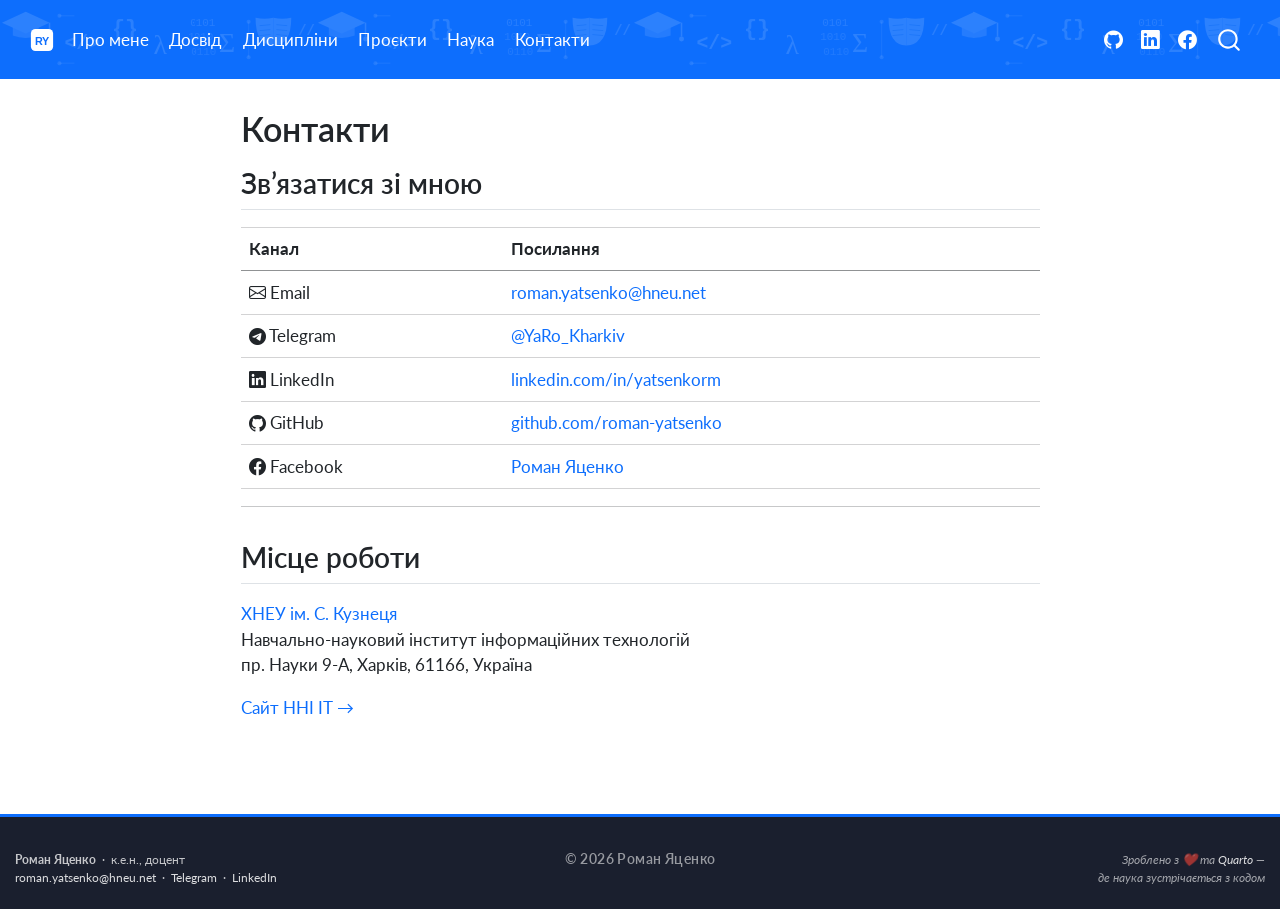
<file: contacts.html>
<!DOCTYPE html>
<html xmlns="http://www.w3.org/1999/xhtml" lang="uk" xml:lang="uk"><head>

<meta charset="utf-8">
<meta name="generator" content="quarto-1.11.9">

<meta name="viewport" content="width=device-width, initial-scale=1.0, user-scalable=yes">


<title>Контакти – Роман Яценко</title>
<style>
/* Default styles provided by pandoc.
** See https://pandoc.org/MANUAL.html#variables-for-html for config info.
*/
span.smallcaps{font-variant: small-caps;}
div.columns{display: flex; gap: 1.5em;}
div.column{flex: auto;}
@media screen {
div.columns{gap: min(4vw, 1.5em);}
div.column{overflow-x: auto;}
}
div.hanging-indent{margin-left: 1.5em; text-indent: -1.5em;}
ul.task-list{list-style: none;}
ul.task-list li input[type="checkbox"] {
  width: 0.8em;
  margin: 0 0.8em 0.2em -1em; /* quarto-specific, see https://github.com/quarto-dev/quarto-cli/issues/4556 */ 
  vertical-align: middle;
}
</style>


<script src="site_libs/quarto-nav/quarto-nav.js"></script>
<script src="site_libs/quarto-nav/headroom.min.js"></script>
<script src="site_libs/clipboard/clipboard.min.js"></script>
<script src="site_libs/quarto-search/autocomplete.umd.js"></script>
<script src="site_libs/quarto-search/fuse.min.js"></script>
<script src="site_libs/quarto-search/quarto-search.js"></script>
<meta name="quarto:offset" content="./">
<link href="./images/favicon.ico" rel="icon">
<script src="site_libs/quarto-html/quarto.js" type="module"></script>
<script src="site_libs/quarto-html/tabsets/tabsets.js" type="module"></script>
<script src="site_libs/quarto-html/scrollable-regions/scrollable-regions.js" type="module"></script>
<script src="site_libs/quarto-html/popper.min.js"></script>
<script src="site_libs/quarto-html/tippy.umd.min.js"></script>
<script src="site_libs/quarto-html/anchor.min.js"></script>
<link href="site_libs/quarto-html/tippy.css" rel="stylesheet">
<link href="site_libs/quarto-html/quarto-syntax-highlighting-0b983791fd02a84ab17c6cf8e5c4fb5d.css" rel="stylesheet" id="quarto-text-highlighting-styles">
<script src="site_libs/bootstrap/bootstrap.min.js"></script>
<link href="site_libs/bootstrap/bootstrap-icons.css" rel="stylesheet">
<link href="site_libs/bootstrap/bootstrap-4b6283bc36794a69f3215ae0399c99f9.min.css" rel="stylesheet" append-hash="true" id="quarto-bootstrap" data-mode="light">
<script id="quarto-search-options" type="application/json">{
  "location": "navbar",
  "copy-button": false,
  "collapse-after": 3,
  "panel-placement": "end",
  "type": "overlay",
  "limit": 50,
  "keyboard-shortcut": [
    "f",
    "/",
    "s"
  ],
  "show-item-context": false,
  "language": {
    "search-no-results-text": "No results",
    "search-matching-documents-text": "matching documents",
    "search-copy-link-title": "Copy link to search",
    "search-hide-matches-text": "Hide additional matches",
    "search-more-match-text": "more match in this document",
    "search-more-matches-text": "more matches in this document",
    "search-clear-button-title": "Clear",
    "search-text-placeholder": "",
    "search-detached-cancel-button-title": "Cancel",
    "search-submit-button-title": "Submit",
    "search-label": "Search"
  }
}</script>


</head>

<body class="nav-fixed fullcontent quarto-light"><a id="quarto-skip-link" class="visually-hidden-focusable" href="#quarto-document-content">Skip to main content</a>

<div id="quarto-search-results"></div>
  <header id="quarto-header" class="headroom fixed-top">
    <nav class="navbar navbar-expand-lg " data-bs-theme="dark" aria-label="Site">
      <div class="navbar-container container-fluid">
      <div class="navbar-brand-container mx-auto">
    <a href="./index.html" class="navbar-brand navbar-brand-logo">
    <img src="./images/logo.svg" alt="RY" class="navbar-logo light-content">
    <img src="./images/logo.svg" alt="RY" class="navbar-logo dark-content">
    </a>
  </div>
          <button class="navbar-toggler" type="button" data-bs-toggle="collapse" data-bs-target="#navbarCollapse" aria-controls="navbarCollapse" aria-expanded="false" aria-label="Toggle navigation" onclick="if (window.quartoToggleHeadroom) { window.quartoToggleHeadroom(); }">
  <span class="navbar-toggler-icon"></span>
</button>
          <div class="collapse navbar-collapse" id="navbarCollapse">
            <ul class="navbar-nav navbar-nav-scroll me-auto">
  <li class="nav-item">
    <a class="nav-link" href="./index.html"> 
<span class="menu-text">Про мене</span></a>
  </li>  
  <li class="nav-item">
    <a class="nav-link" href="./experience.html"> 
<span class="menu-text">Досвід</span></a>
  </li>  
  <li class="nav-item">
    <a class="nav-link" href="./teaching.html"> 
<span class="menu-text">Дисципліни</span></a>
  </li>  
  <li class="nav-item">
    <a class="nav-link" href="./projects.html"> 
<span class="menu-text">Проєкти</span></a>
  </li>  
  <li class="nav-item">
    <a class="nav-link" href="./science.html"> 
<span class="menu-text">Наука</span></a>
  </li>  
  <li class="nav-item">
    <a class="nav-link active" href="./contacts.html" aria-current="page"> 
<span class="menu-text">Контакти</span></a>
  </li>  
</ul>
            <ul class="navbar-nav navbar-nav-scroll ms-auto">
  <li class="nav-item compact">
    <a class="nav-link" href="https://github.com/roman-yatsenko"> <i class="bi bi-github" role="img">
</i> 
<span class="menu-text"></span></a>
  </li>  
  <li class="nav-item compact">
    <a class="nav-link" href="https://linkedin.com/in/yatsenkorm"> <i class="bi bi-linkedin" role="img">
</i> 
<span class="menu-text"></span></a>
  </li>  
  <li class="nav-item compact">
    <a class="nav-link" href="https://www.facebook.com/profile.php?id=61576990610124"> <i class="bi bi-facebook" role="img">
</i> 
<span class="menu-text"></span></a>
  </li>  
</ul>
          </div> <!-- /navcollapse -->
            <div class="quarto-navbar-tools">
</div>
            <div id="quarto-search" class="" title="Search"></div>
      </div> <!-- /container-fluid -->
    </nav>
</header>
<!-- content -->
<div id="quarto-content" class="quarto-container page-columns page-rows-contents page-layout-article page-navbar">
<!-- sidebar -->
<!-- margin-sidebar -->
    
<!-- main -->
<main class="content" id="quarto-document-content" tabindex="-1">

<header id="title-block-header" class="quarto-title-block default">
<div class="quarto-title">
<h1 class="title">Контакти</h1>
</div>



<div class="quarto-title-meta">

    
  
    
  </div>
  


</header>


<section id="звязатися-зі-мною" class="level2">
<h2 class="anchored" data-anchor-id="звязатися-зі-мною">Зв’язатися зі мною</h2>
<table class="caption-top table">
<thead>
<tr class="header">
<th>Канал</th>
<th>Посилання</th>
</tr>
</thead>
<tbody>
<tr class="odd">
<td><i class="bi bi-envelope"></i> Email</td>
<td><a href="mailto:roman.yatsenko@hneu.net">roman.yatsenko@hneu.net</a></td>
</tr>
<tr class="even">
<td><i class="bi bi-telegram"></i> Telegram</td>
<td><a href="https://t.me/YaRo_Kharkiv"><span class="citation" data-cites="YaRo_Kharkiv">@YaRo_Kharkiv</span></a></td>
</tr>
<tr class="odd">
<td><i class="bi bi-linkedin"></i> LinkedIn</td>
<td><a href="https://linkedin.com/in/yatsenkorm">linkedin.com/in/yatsenkorm</a></td>
</tr>
<tr class="even">
<td><i class="bi bi-github"></i> GitHub</td>
<td><a href="https://github.com/roman-yatsenko">github.com/roman-yatsenko</a></td>
</tr>
<tr class="odd">
<td><i class="bi bi-facebook"></i> Facebook</td>
<td><a href="https://www.facebook.com/profile.php?id=61576990610124">Роман Яценко</a></td>
</tr>
</tbody>
</table>
<hr>
</section>
<section id="місце-роботи" class="level2">
<h2 class="anchored" data-anchor-id="місце-роботи">Місце роботи</h2>
<p><strong><a href="https://hneu.edu.ua/">ХНЕУ ім. С. Кузнеця</a></strong><br>
Навчально-науковий інститут інформаційних технологій<br>
пр. Науки 9-А, Харків, 61166, Україна</p>
<p><a href="https://it.hneu.edu.ua/">Сайт ННІ ІТ →</a></p>


</section>

</main> <!-- /main -->
<script src="https://cdn.shukai.ai/widget.js" data-key="lGi_SHey3qiFWB5E4t59j0dHcE7MZX7IjPTw_h333bQ" data-code="default" data-agent-base="https://agent.shukai.ai" async=""></script>
<script id="quarto-html-after-body" type="application/javascript">
  window.document.addEventListener("DOMContentLoaded", function (event) {
    const icon = "";
    const anchorJS = new window.AnchorJS();
    anchorJS.options = {
      placement: 'right',
      icon: icon
    };
    anchorJS.add('.anchored');
    const isCodeAnnotation = (el) => {
      for (const clz of el.classList) {
        if (clz.startsWith('code-annotation-')) {                     
          return true;
        }
      }
      return false;
    }
    const onCopySuccess = function(e) {
      // button target
      const button = e.trigger;
      // don't keep focus
      button.blur();
      // flash "checked"
      button.classList.add('code-copy-button-checked');
      var currentTitle = button.getAttribute("title");
      button.setAttribute("title", "Copied!");
      let tooltip;
      if (window.bootstrap) {
        button.setAttribute("data-bs-toggle", "tooltip");
        button.setAttribute("data-bs-placement", "left");
        button.setAttribute("data-bs-title", "Copied!");
        tooltip = new bootstrap.Tooltip(button, 
          { trigger: "manual", 
            customClass: "code-copy-button-tooltip",
            offset: [0, -8]});
        tooltip.show();    
      }
      setTimeout(function() {
        if (tooltip) {
          tooltip.hide();
          button.removeAttribute("data-bs-title");
          button.removeAttribute("data-bs-toggle");
          button.removeAttribute("data-bs-placement");
        }
        button.setAttribute("title", currentTitle);
        button.classList.remove('code-copy-button-checked');
      }, 1000);
      // clear code selection
      e.clearSelection();
    }
    const getTextToCopy = function(trigger) {
      const outerScaffold = trigger.parentElement.cloneNode(true);
      const codeEl = outerScaffold.querySelector('code');
      for (const childEl of codeEl.children) {
        if (isCodeAnnotation(childEl)) {
          childEl.remove();
        }
      }
      return codeEl.innerText;
    }
    const clipboard = new window.ClipboardJS('.code-copy-button:not([data-in-quarto-modal])', {
      text: getTextToCopy
    });
    clipboard.on('success', onCopySuccess);
    if (window.document.getElementById('quarto-embedded-source-code-modal')) {
      const clipboardModal = new window.ClipboardJS('.code-copy-button[data-in-quarto-modal]', {
        text: getTextToCopy,
        container: window.document.getElementById('quarto-embedded-source-code-modal')
      });
      clipboardModal.on('success', onCopySuccess);
    }
      var localhostRegex = new RegExp(/^(?:http|https):\/\/localhost\:?[0-9]*\//);
      var mailtoRegex = new RegExp(/^mailto:/);
        var filterRegex = new RegExp("https:\/\/roman-yatsenko\.github\.io\/");
      var isInternal = (href) => {
          return filterRegex.test(href) || localhostRegex.test(href) || mailtoRegex.test(href);
      }
      // Inspect non-navigation links and adorn them if external
      window.quartoDecorateExternalLinks = function (root) {
     var links = (root || window.document).querySelectorAll('a[href]:not(.nav-link):not(.navbar-brand):not(.toc-action):not(.sidebar-link):not(.sidebar-item-toggle):not(.pagination-link):not(.no-external):not([aria-hidden]):not(.dropdown-item):not(.quarto-navigation-tool):not(.about-link)');
      for (var i=0; i<links.length; i++) {
        const link = links[i];
        if (!isInternal(link.href)) {
          // undo the damage that might have been done by quarto-nav.js in the case of
          // links that we want to consider external
          if (link.dataset.originalHref !== undefined) {
            link.href = link.dataset.originalHref;
          }
          if (!link.classList.contains('no-external-icon')) {
          }
        }
      }
      };
      window.quartoDecorateExternalLinks(window.document);
    // Esc closes the popup (WCAG 1.4.13) and focus leaving both trigger and
    // popup closes it (WCAG 2.4.11); tippy handles neither for interactive popups.
    const hideOnEscAndFocusOut = {
      name: 'hideOnEscAndFocusOut',
      defaultValue: true,
      fn(instance) {
        const dismiss = () => {
          // A show scheduled by the trigger delay would otherwise reopen it
          instance.clearDelayTimeouts();
          instance.hide();
        };
        const onKeyDown = (event) => {
          if (event.key !== 'Escape') {
            return;
          }
          // Keep Esc from also reaching page handlers (e.g. reveal.js overview),
          // except an open reveal.js slide menu, which Esc should close too.
          // The menu handles keys only when its keyboard option is on.
          const menuHandlesEsc = window.Reveal?.getPlugin?.('menu')?.isOpen() &&
            window.Reveal.getConfig().menu?.keyboard !== false;
          if (!menuHandlesEsc) {
            event.stopPropagation();
          }
          if (instance.popper.contains(window.document.activeElement)) {
            // Disabled while refocusing so the focus trigger does not reopen it
            instance.disable();
            instance.reference.focus();
            instance.enable();
          }
          dismiss();
        };
        const onFocusOut = (event) => {
          const target = event.relatedTarget;
          if (target && !instance.reference.contains(target) &&
              !instance.popper.contains(target)) {
            dismiss();
          }
        };
        // On the trigger too: a click trigger (code-annotations: select) has no
        // blur handling. Attached for the instance's lifetime so leaving the
        // trigger also cancels a show still pending on the trigger delay.
        instance.reference.addEventListener('focusout', onFocusOut);
        return {
          onShow() {
            window.document.addEventListener('keydown', onKeyDown, true);
            instance.popper.addEventListener('focusout', onFocusOut);
          },
          onHide() {
            window.document.removeEventListener('keydown', onKeyDown, true);
            instance.popper.removeEventListener('focusout', onFocusOut);
          },
          onDestroy() {
            instance.reference.removeEventListener('focusout', onFocusOut);
          },
        };
      },
    };
    function tippyHover(el, contentFn, onTriggerFn, onUntriggerFn) {
      const config = {
        allowHTML: true,
        maxWidth: 500,
        delay: 100,
        arrow: false,
        appendTo: function(el) {
            return el.parentElement;
        },
        interactive: true,
        interactiveBorder: 10,
        theme: 'quarto',
        placement: 'bottom-start',
        plugins: [hideOnEscAndFocusOut],
      };
      if (contentFn) {
        config.content = contentFn;
      }
      if (onTriggerFn) {
        config.onTrigger = onTriggerFn;
      }
      if (onUntriggerFn) {
        config.onUntrigger = onUntriggerFn;
      }
      window.tippy(el, config); 
    }
    const noterefs = window.document.querySelectorAll('a[role="doc-noteref"]');
    for (var i=0; i<noterefs.length; i++) {
      const ref = noterefs[i];
      tippyHover(ref, function() {
        // use id or data attribute instead here
        let href = ref.getAttribute('data-footnote-href') || ref.getAttribute('href');
        try { href = new URL(href).hash; } catch {}
        const id = href.replace(/^#\/?/, "");
        const note = window.document.getElementById(id);
        if (note) {
          return note.innerHTML;
        } else {
          return "";
        }
      });
    }
    const xrefs = window.document.querySelectorAll('a.quarto-xref');
    const processXRef = (id, note) => {
      // Strip column container classes
      const stripColumnClz = (el) => {
        el.classList.remove("page-full", "page-columns");
        if (el.children) {
          for (const child of el.children) {
            stripColumnClz(child);
          }
        }
      }
      stripColumnClz(note)
      if (id === null || id.startsWith('sec-')) {
        // Special case sections, only their first couple elements
        const container = document.createElement("div");
        if (note.children && note.children.length > 2) {
          container.appendChild(note.children[0].cloneNode(true));
          for (let i = 1; i < note.children.length; i++) {
            const child = note.children[i];
            if (child.tagName === "P" && child.innerText === "") {
              continue;
            } else {
              container.appendChild(child.cloneNode(true));
              break;
            }
          }
          if (window.Quarto?.typesetMath) {
            window.Quarto.typesetMath(container);
          }
          return container.innerHTML
        } else {
          if (window.Quarto?.typesetMath) {
            window.Quarto.typesetMath(note);
          }
          return note.innerHTML;
        }
      } else {
        // Remove any anchor links if they are present
        const anchorLink = note.querySelector('a.anchorjs-link');
        if (anchorLink) {
          anchorLink.remove();
        }
        if (window.Quarto?.typesetMath) {
          window.Quarto.typesetMath(note);
        }
        if (note.classList.contains("callout")) {
          return note.outerHTML;
        } else {
          return note.innerHTML;
        }
      }
    }
    for (var i=0; i<xrefs.length; i++) {
      const xref = xrefs[i];
      tippyHover(xref, undefined, function(instance) {
        instance.disable();
        let url = xref.getAttribute('href');
        let hash = undefined; 
        if (url.startsWith('#')) {
          hash = url;
        } else {
          try { hash = new URL(url).hash; } catch {}
        }
        if (hash) {
          const id = hash.replace(/^#\/?/, "");
          const note = window.document.getElementById(id);
          if (note !== null) {
            try {
              const html = processXRef(id, note.cloneNode(true));
              instance.setContent(html);
            } finally {
              instance.enable();
              instance.show();
            }
          } else {
            // See if we can fetch this
            fetch(url.split('#')[0])
            .then(res => res.text())
            .then(html => {
              const parser = new DOMParser();
              const htmlDoc = parser.parseFromString(html, "text/html");
              const note = htmlDoc.getElementById(id);
              if (note !== null) {
                const html = processXRef(id, note);
                instance.setContent(html);
              } 
            }).finally(() => {
              instance.enable();
              instance.show();
            });
          }
        } else {
          // See if we can fetch a full url (with no hash to target)
          // This is a special case and we should probably do some content thinning / targeting
          fetch(url)
          .then(res => res.text())
          .then(html => {
            const parser = new DOMParser();
            const htmlDoc = parser.parseFromString(html, "text/html");
            const note = htmlDoc.querySelector('main.content');
            if (note !== null) {
              // This should only happen for chapter cross references
              // (since there is no id in the URL)
              // remove the first header
              if (note.children.length > 0 && note.children[0].tagName === "HEADER") {
                note.children[0].remove();
              }
              const html = processXRef(null, note);
              instance.setContent(html);
            } 
          }).finally(() => {
            instance.enable();
            instance.show();
          });
        }
      }, function(instance) {
      });
    }
        let selectedAnnoteEl;
        const selectorForAnnotation = ( cell, annotation) => {
          let cellAttr = 'data-code-cell="' + cell + '"';
          let lineAttr = 'data-code-annotation="' +  annotation + '"';
          const selector = 'span[' + cellAttr + '][' + lineAttr + ']';
          return selector;
        }
        const selectCodeLines = (annoteEl) => {
          const doc = window.document;
          const targetCell = annoteEl.getAttribute("data-target-cell");
          const targetAnnotation = annoteEl.getAttribute("data-target-annotation");
          const annoteSpan = window.document.querySelector(selectorForAnnotation(targetCell, targetAnnotation));
          const lines = annoteSpan.getAttribute("data-code-lines").split(",");
          const lineIds = lines.map((line) => {
            return targetCell + "-" + line;
          })
          // Each band is positioned against its own containing block, which is
          // not the offsetParent of the lines, so place it from client rects.
          const placeBand = (band, firstEl, lastEl, codeBlock) => {
            const container = band.offsetParent;
            if (container === null) {
              return;
            }
            const containerRect = container.getBoundingClientRect();
            // Reveal.js scales slides with a transform, so convert client
            // pixels back to the CSS pixels of the container.
            const scale = containerRect.height / container.offsetHeight || 1;
            const firstRect = firstEl.getBoundingClientRect();
            const lastRect = lastEl.getBoundingClientRect();
            const top = (firstRect.top - containerRect.top) / scale - container.clientTop + container.scrollTop;
            const height = (lastRect.bottom - firstRect.top) / scale;
            band.style.top = top - 2 + "px";
            band.style.height = height + 4 + "px";
            if (codeBlock) {
              // Without the copy button wrapper, the containing block is wider
              // than the code block, so span the code block explicitly.
              const blockRect = codeBlock.getBoundingClientRect();
              band.style.left = (blockRect.left - containerRect.left) / scale - container.clientLeft + container.scrollLeft + "px";
              band.style.width = blockRect.width / scale + "px";
            }
          };
          if (lineIds.length > 0) {
            const el = window.document.getElementById(lineIds[0]);
            const lastEl = window.document.getElementById(lineIds[lineIds.length - 1]);
            const parent = el.parentElement.parentElement;
            // cook up a div (if necessary) and position it
            let div = window.document.getElementById("code-annotation-line-highlight");
            if (div === null) {
              div = window.document.createElement("div");
              div.setAttribute("id", "code-annotation-line-highlight");
              div.style.position = 'absolute';
              parent.appendChild(div);
            }
            placeBand(div, el, lastEl, parent.closest("div.sourceCode") || parent);
            let gutterDiv = window.document.getElementById("code-annotation-line-highlight-gutter");
            if (gutterDiv === null) {
              gutterDiv = window.document.createElement("div");
              gutterDiv.setAttribute("id", "code-annotation-line-highlight-gutter");
              gutterDiv.style.position = 'absolute';
              const codeCell = window.document.getElementById(targetCell);
              const gutter = codeCell.querySelector('.code-annotation-gutter');
              gutter.appendChild(gutterDiv);
            }
            placeBand(gutterDiv, el, lastEl);
            selectedAnnoteEl = annoteEl;
          }
        };
        const unselectCodeLines = () => {
          const elementsIds = ["code-annotation-line-highlight", "code-annotation-line-highlight-gutter"];
          elementsIds.forEach((elId) => {
            const div = window.document.getElementById(elId);
            if (div) {
              div.remove();
            }
          });
          selectedAnnoteEl = undefined;
        };
          // Handle positioning of the toggle
      window.addEventListener(
        "resize",
        throttle(() => {
          elRect = undefined;
          if (selectedAnnoteEl) {
            selectCodeLines(selectedAnnoteEl);
          }
        }, 10)
      );
      function throttle(fn, ms) {
      let throttle = false;
      let timer;
        return (...args) => {
          if(!throttle) { // first call gets through
              fn.apply(this, args);
              throttle = true;
          } else { // all the others get throttled
              if(timer) clearTimeout(timer); // cancel #2
              timer = setTimeout(() => {
                fn.apply(this, args);
                timer = throttle = false;
              }, ms);
          }
        };
      }
        // Attach click handler to the DT
        const annoteDls = window.document.querySelectorAll('dt[data-target-cell]');
        for (const annoteDlNode of annoteDls) {
          annoteDlNode.addEventListener('click', (event) => {
            const clickedEl = event.target;
            if (clickedEl !== selectedAnnoteEl) {
              unselectCodeLines();
              const activeEl = window.document.querySelector('dt[data-target-cell].code-annotation-active');
              if (activeEl) {
                activeEl.classList.remove('code-annotation-active');
              }
              selectCodeLines(clickedEl);
              clickedEl.classList.add('code-annotation-active');
            } else {
              // Unselect the line
              unselectCodeLines();
              clickedEl.classList.remove('code-annotation-active');
            }
          });
        }
    const findCites = (el) => {
      const parentEl = el.parentElement;
      if (parentEl) {
        const cites = parentEl.dataset.cites;
        if (cites) {
          return {
            el,
            cites: cites.split(' ')
          };
        } else {
          return findCites(el.parentElement)
        }
      } else {
        return undefined;
      }
    };
    var bibliorefs = window.document.querySelectorAll('a[role="doc-biblioref"]');
    for (var i=0; i<bibliorefs.length; i++) {
      const ref = bibliorefs[i];
      const citeInfo = findCites(ref);
      if (citeInfo) {
        tippyHover(citeInfo.el, function() {
          var popup = window.document.createElement('div');
          citeInfo.cites.forEach(function(cite) {
            var citeDiv = window.document.createElement('div');
            citeDiv.classList.add('hanging-indent');
            citeDiv.classList.add('csl-entry');
            var biblioDiv = window.document.getElementById('ref-' + cite);
            if (biblioDiv) {
              citeDiv.innerHTML = biblioDiv.innerHTML;
            }
            popup.appendChild(citeDiv);
          });
          return popup.innerHTML;
        });
      }
    }
  });
  </script>
  <script type="application/javascript">
  window.quartoScrollableRegionsLabels = {"code":"Scrollable code","output":"Scrollable output"};
  </script>
</div> <!-- /content -->
<footer class="footer">
  <div class="nav-footer">
    <div class="nav-footer-left">
<p><strong>Роман Яценко</strong> &nbsp;·&nbsp; к.е.н., доцент <br> <a href="mailto:roman.yatsenko@hneu.net">roman.yatsenko@hneu.net</a> &nbsp;·&nbsp; <a href="https://t.me/YaRo_Kharkiv">Telegram</a> &nbsp;·&nbsp; <a href="https://linkedin.com/in/yatsenkorm">LinkedIn</a></p>
</div>   
    <div class="nav-footer-center">
<p>© 2026 Роман Яценко</p>
</div>
    <div class="nav-footer-right">
<p>Зроблено з ❤️ та <a href="https://quarto.org">Quarto</a> —<br>
<em>де наука зустрічається з кодом</em></p>
</div>
  </div>
</footer>




</body></html>
</file>
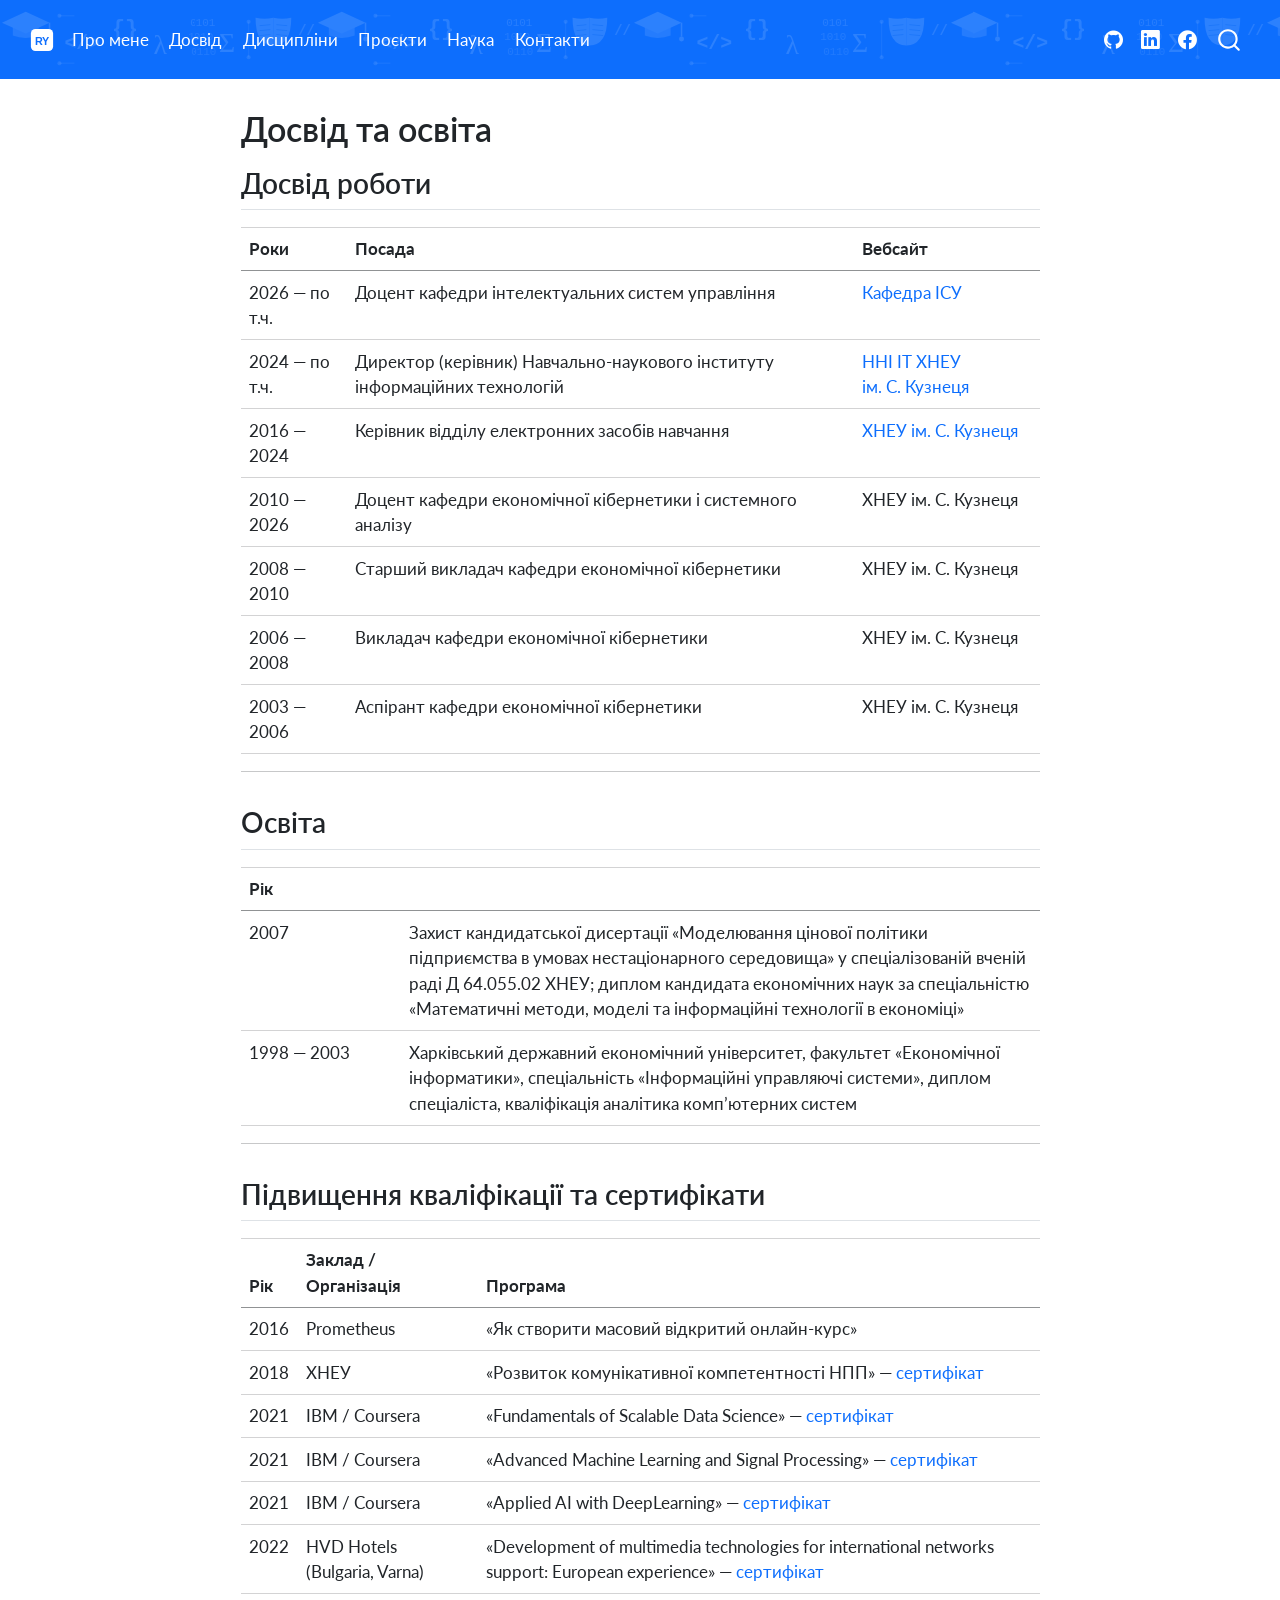
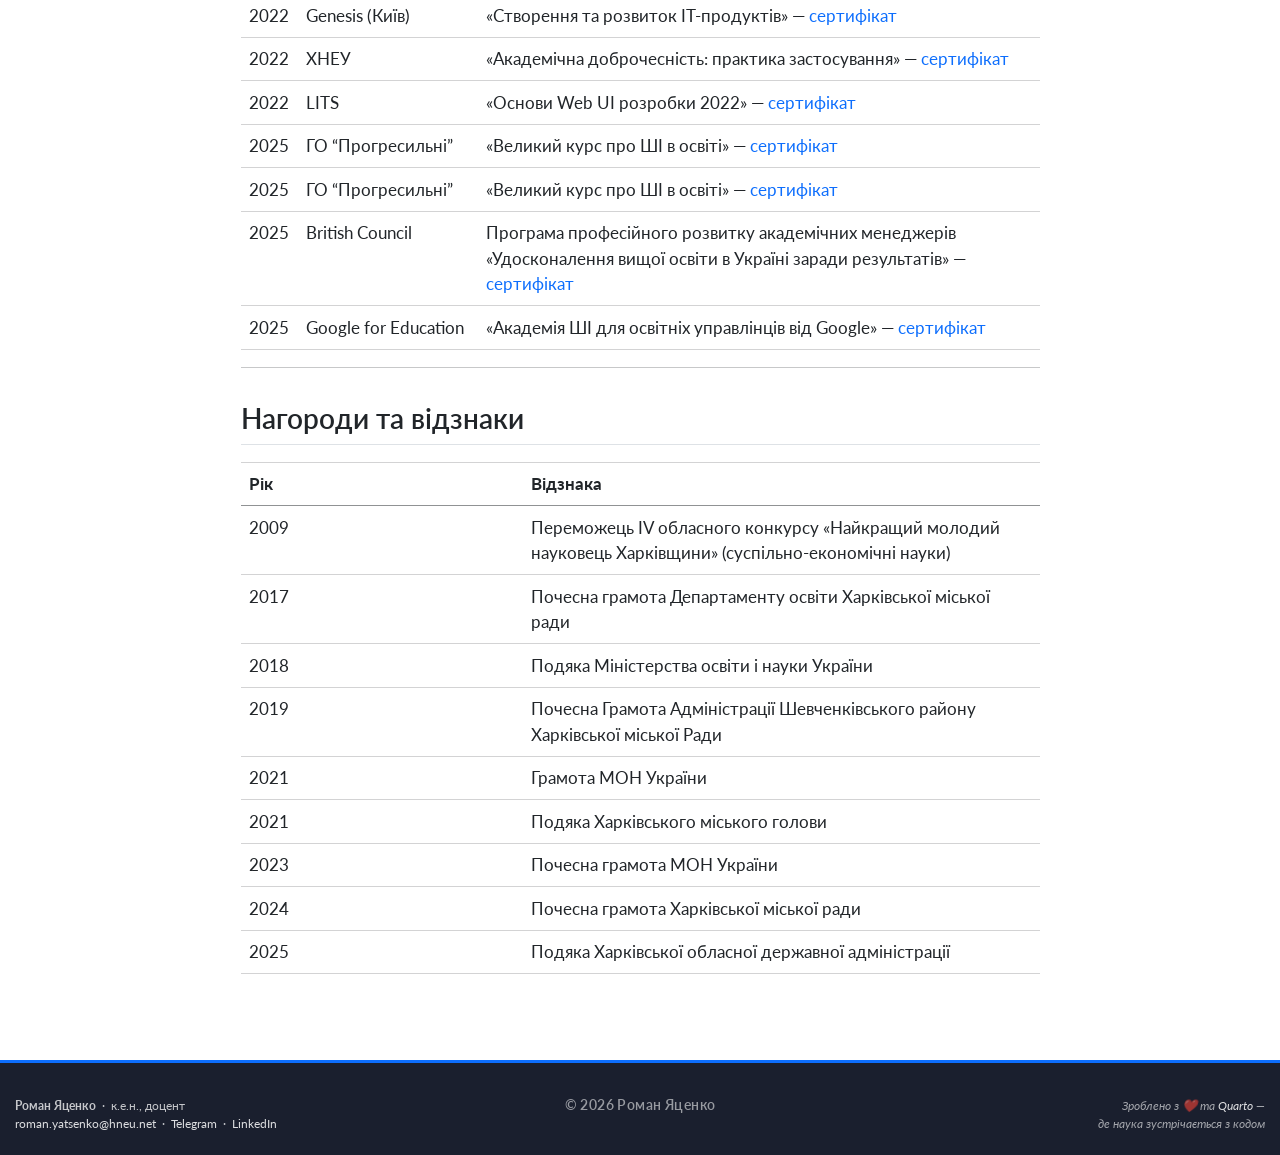
<file: experience.html>
<!DOCTYPE html>
<html xmlns="http://www.w3.org/1999/xhtml" lang="uk" xml:lang="uk"><head>

<meta charset="utf-8">
<meta name="generator" content="quarto-1.11.9">

<meta name="viewport" content="width=device-width, initial-scale=1.0, user-scalable=yes">


<title>Досвід та освіта – Роман Яценко</title>
<style>
/* Default styles provided by pandoc.
** See https://pandoc.org/MANUAL.html#variables-for-html for config info.
*/
span.smallcaps{font-variant: small-caps;}
div.columns{display: flex; gap: 1.5em;}
div.column{flex: auto;}
@media screen {
div.columns{gap: min(4vw, 1.5em);}
div.column{overflow-x: auto;}
}
div.hanging-indent{margin-left: 1.5em; text-indent: -1.5em;}
ul.task-list{list-style: none;}
ul.task-list li input[type="checkbox"] {
  width: 0.8em;
  margin: 0 0.8em 0.2em -1em; /* quarto-specific, see https://github.com/quarto-dev/quarto-cli/issues/4556 */ 
  vertical-align: middle;
}
</style>


<script src="site_libs/quarto-nav/quarto-nav.js"></script>
<script src="site_libs/quarto-nav/headroom.min.js"></script>
<script src="site_libs/clipboard/clipboard.min.js"></script>
<script src="site_libs/quarto-search/autocomplete.umd.js"></script>
<script src="site_libs/quarto-search/fuse.min.js"></script>
<script src="site_libs/quarto-search/quarto-search.js"></script>
<meta name="quarto:offset" content="./">
<link href="./images/favicon.ico" rel="icon">
<script src="site_libs/quarto-html/quarto.js" type="module"></script>
<script src="site_libs/quarto-html/tabsets/tabsets.js" type="module"></script>
<script src="site_libs/quarto-html/scrollable-regions/scrollable-regions.js" type="module"></script>
<script src="site_libs/quarto-html/popper.min.js"></script>
<script src="site_libs/quarto-html/tippy.umd.min.js"></script>
<script src="site_libs/quarto-html/anchor.min.js"></script>
<link href="site_libs/quarto-html/tippy.css" rel="stylesheet">
<link href="site_libs/quarto-html/quarto-syntax-highlighting-0b983791fd02a84ab17c6cf8e5c4fb5d.css" rel="stylesheet" id="quarto-text-highlighting-styles">
<script src="site_libs/bootstrap/bootstrap.min.js"></script>
<link href="site_libs/bootstrap/bootstrap-icons.css" rel="stylesheet">
<link href="site_libs/bootstrap/bootstrap-4b6283bc36794a69f3215ae0399c99f9.min.css" rel="stylesheet" append-hash="true" id="quarto-bootstrap" data-mode="light">
<script id="quarto-search-options" type="application/json">{
  "location": "navbar",
  "copy-button": false,
  "collapse-after": 3,
  "panel-placement": "end",
  "type": "overlay",
  "limit": 50,
  "keyboard-shortcut": [
    "f",
    "/",
    "s"
  ],
  "show-item-context": false,
  "language": {
    "search-no-results-text": "No results",
    "search-matching-documents-text": "matching documents",
    "search-copy-link-title": "Copy link to search",
    "search-hide-matches-text": "Hide additional matches",
    "search-more-match-text": "more match in this document",
    "search-more-matches-text": "more matches in this document",
    "search-clear-button-title": "Clear",
    "search-text-placeholder": "",
    "search-detached-cancel-button-title": "Cancel",
    "search-submit-button-title": "Submit",
    "search-label": "Search"
  }
}</script>


</head>

<body class="nav-fixed fullcontent quarto-light"><a id="quarto-skip-link" class="visually-hidden-focusable" href="#quarto-document-content">Skip to main content</a>

<div id="quarto-search-results"></div>
  <header id="quarto-header" class="headroom fixed-top">
    <nav class="navbar navbar-expand-lg " data-bs-theme="dark" aria-label="Site">
      <div class="navbar-container container-fluid">
      <div class="navbar-brand-container mx-auto">
    <a href="./index.html" class="navbar-brand navbar-brand-logo">
    <img src="./images/logo.svg" alt="RY" class="navbar-logo light-content">
    <img src="./images/logo.svg" alt="RY" class="navbar-logo dark-content">
    </a>
  </div>
          <button class="navbar-toggler" type="button" data-bs-toggle="collapse" data-bs-target="#navbarCollapse" aria-controls="navbarCollapse" aria-expanded="false" aria-label="Toggle navigation" onclick="if (window.quartoToggleHeadroom) { window.quartoToggleHeadroom(); }">
  <span class="navbar-toggler-icon"></span>
</button>
          <div class="collapse navbar-collapse" id="navbarCollapse">
            <ul class="navbar-nav navbar-nav-scroll me-auto">
  <li class="nav-item">
    <a class="nav-link" href="./index.html"> 
<span class="menu-text">Про мене</span></a>
  </li>  
  <li class="nav-item">
    <a class="nav-link active" href="./experience.html" aria-current="page"> 
<span class="menu-text">Досвід</span></a>
  </li>  
  <li class="nav-item">
    <a class="nav-link" href="./teaching.html"> 
<span class="menu-text">Дисципліни</span></a>
  </li>  
  <li class="nav-item">
    <a class="nav-link" href="./projects.html"> 
<span class="menu-text">Проєкти</span></a>
  </li>  
  <li class="nav-item">
    <a class="nav-link" href="./science.html"> 
<span class="menu-text">Наука</span></a>
  </li>  
  <li class="nav-item">
    <a class="nav-link" href="./contacts.html"> 
<span class="menu-text">Контакти</span></a>
  </li>  
</ul>
            <ul class="navbar-nav navbar-nav-scroll ms-auto">
  <li class="nav-item compact">
    <a class="nav-link" href="https://github.com/roman-yatsenko"> <i class="bi bi-github" role="img">
</i> 
<span class="menu-text"></span></a>
  </li>  
  <li class="nav-item compact">
    <a class="nav-link" href="https://linkedin.com/in/yatsenkorm"> <i class="bi bi-linkedin" role="img">
</i> 
<span class="menu-text"></span></a>
  </li>  
  <li class="nav-item compact">
    <a class="nav-link" href="https://www.facebook.com/profile.php?id=61576990610124"> <i class="bi bi-facebook" role="img">
</i> 
<span class="menu-text"></span></a>
  </li>  
</ul>
          </div> <!-- /navcollapse -->
            <div class="quarto-navbar-tools">
</div>
            <div id="quarto-search" class="" title="Search"></div>
      </div> <!-- /container-fluid -->
    </nav>
</header>
<!-- content -->
<div id="quarto-content" class="quarto-container page-columns page-rows-contents page-layout-article page-navbar">
<!-- sidebar -->
<!-- margin-sidebar -->
    
<!-- main -->
<main class="content" id="quarto-document-content" tabindex="-1">

<header id="title-block-header" class="quarto-title-block default">
<div class="quarto-title">
<h1 class="title">Досвід та освіта</h1>
</div>



<div class="quarto-title-meta">

    
  
    
  </div>
  


</header>


<section id="досвід-роботи" class="level2">
<h2 class="anchored" data-anchor-id="досвід-роботи">Досвід роботи</h2>
<table class="caption-top table">
<thead>
<tr class="header">
<th>Роки</th>
<th>Посада</th>
<th>Вебсайт</th>
</tr>
</thead>
<tbody>
<tr class="odd">
<td>2026 — по т.ч.</td>
<td>Доцент кафедри інтелектуальних систем управління</td>
<td><a href="https://isu.hneu.edu.ua/">Кафедра ІСУ</a></td>
</tr>
<tr class="even">
<td>2024 — по т.ч.</td>
<td>Директор (керівник) Навчально-наукового інституту інформаційних технологій</td>
<td><a href="https://it.hneu.edu.ua/">ННІ ІТ ХНЕУ ім.&nbsp;С.&nbsp;Кузнеця</a></td>
</tr>
<tr class="odd">
<td>2016 — 2024</td>
<td>Керівник відділу електронних засобів навчання</td>
<td><a href="https://hneu.edu.ua/viddil-tsyfrovoyi-ta-inklyuzyvnoyi-osvity">ХНЕУ ім.&nbsp;С.&nbsp;Кузнеця</a></td>
</tr>
<tr class="even">
<td>2010 — 2026</td>
<td>Доцент кафедри економічної кібернетики і системного аналізу</td>
<td>ХНЕУ ім. С. Кузнеця</td>
</tr>
<tr class="odd">
<td>2008 — 2010</td>
<td>Старший викладач кафедри економічної кібернетики</td>
<td>ХНЕУ ім. С. Кузнеця</td>
</tr>
<tr class="even">
<td>2006 — 2008</td>
<td>Викладач кафедри економічної кібернетики</td>
<td>ХНЕУ ім. С. Кузнеця</td>
</tr>
<tr class="odd">
<td>2003 — 2006</td>
<td>Аспірант кафедри економічної кібернетики</td>
<td>ХНЕУ ім. С. Кузнеця</td>
</tr>
</tbody>
</table>
<hr>
</section>
<section id="освіта" class="level2">
<h2 class="anchored" data-anchor-id="освіта">Освіта</h2>
<table class="caption-top table">
<colgroup>
<col style="width: 20%">
<col style="width: 80%">
</colgroup>
<thead>
<tr class="header">
<th>Рік</th>
<th></th>
</tr>
</thead>
<tbody>
<tr class="odd">
<td>2007</td>
<td>Захист кандидатської дисертації «Моделювання цінової політики підприємства в умовах нестаціонарного середовища» у спеціалізованій вченій раді Д 64.055.02 ХНЕУ; диплом кандидата економічних наук за спеціальністю «Математичні методи, моделі та інформаційні технології в економіці»</td>
</tr>
<tr class="even">
<td>1998 — 2003</td>
<td>Харківський державний економічний університет, факультет «Економічної інформатики», спеціальність «Інформаційні управляючі системи», диплом спеціаліста, кваліфікація аналітика комп’ютерних систем</td>
</tr>
</tbody>
</table>
<hr>
</section>
<section id="підвищення-кваліфікації-та-сертифікати" class="level2">
<h2 class="anchored" data-anchor-id="підвищення-кваліфікації-та-сертифікати">Підвищення кваліфікації та сертифікати</h2>
<table class="caption-top table">
<thead>
<tr class="header">
<th>Рік</th>
<th>Заклад / Організація</th>
<th>Програма</th>
</tr>
</thead>
<tbody>
<tr class="odd">
<td>2016</td>
<td>Prometheus</td>
<td>«Як створити масовий відкритий онлайн-курс»</td>
</tr>
<tr class="even">
<td>2018</td>
<td>ХНЕУ</td>
<td>«Розвиток комунікативної компетентності НПП» — <a href="https://drive.google.com/file/d/1Lk2Ns9T2mZgs1AJpfPxM56r9gBVSRxBd/view?usp=drive_link">сертифікат</a></td>
</tr>
<tr class="odd">
<td>2021</td>
<td>IBM / Coursera</td>
<td>«Fundamentals of Scalable Data Science» — <a href="https://drive.google.com/file/d/1LPLoO4_C0au076ZlZsiOycPFd1XHvohX/view?usp=drive_link">сертифікат</a></td>
</tr>
<tr class="even">
<td>2021</td>
<td>IBM / Coursera</td>
<td>«Advanced Machine Learning and Signal Processing» — <a href="https://drive.google.com/file/d/1t7YdOFRZKG8cZdxW-jfmylDUFAP7fSHJ/view?usp=drive_link">сертифікат</a></td>
</tr>
<tr class="odd">
<td>2021</td>
<td>IBM / Coursera</td>
<td>«Applied AI with DeepLearning» — <a href="https://drive.google.com/file/d/16FOiua7aqPqYwFFv9Kb3RMFyZf3H7Q0x/view?usp=drive_link">сертифікат</a></td>
</tr>
<tr class="even">
<td>2022</td>
<td>HVD Hotels (Bulgaria, Varna)</td>
<td>«Development of multimedia technologies for international networks support: European experience» — <a href="https://ek.hneu.edu.ua/wp-content/uploads/2024/02/Roman-YATSENKO_2022_rotated.pdf">сертифікат</a></td>
</tr>
<tr class="odd">
<td>2022</td>
<td>Genesis (Київ)</td>
<td>«Створення та розвиток IT-продуктів» — <a href="https://drive.google.com/file/d/1pME5BuMcImYMMj-I5bPFgzu7epujv7GW/view?usp=drive_link">сертифікат</a></td>
</tr>
<tr class="even">
<td>2022</td>
<td>ХНЕУ</td>
<td>«Академічна доброчесність: практика застосування» — <a href="https://drive.google.com/file/d/1ddZE2kUDbnSSqsdOgoIxStHDqHbVz9jt/view?usp=drive_link">сертифікат</a></td>
</tr>
<tr class="odd">
<td>2022</td>
<td>LITS</td>
<td>«Основи Web UI розробки 2022» — <a href="https://drive.google.com/file/d/1NDAKqoBfURuGI7YoUA0LSfD-b-suhQ37/view?usp=drive_link">сертифікат</a></td>
</tr>
<tr class="even">
<td>2025</td>
<td>ГО “Прогресильні”</td>
<td>«Великий курс про ШІ в освіті» — <a href="https://drive.google.com/file/d/1NDAKqoBfURuGI7YoUA0LSfD-b-suhQ37/view?usp=drive_link">сертифікат</a></td>
</tr>
<tr class="odd">
<td>2025</td>
<td>ГО “Прогресильні”</td>
<td>«Великий курс про ШІ в освіті» — <a href="https://drive.google.com/file/d/1HSdZIzBGhAX2aJ2x655l5mb9L1meaY8d/view?usp=sharing">сертифікат</a></td>
</tr>
<tr class="even">
<td>2025</td>
<td>British Council</td>
<td>Програма професійного розвитку академічних менеджерів «Удосконалення вищої освіти в Україні заради результатів» — <a href="https://drive.google.com/file/d/17xWCLL7GHh3tvc5w5SaqAs_vRu0wV4kN/view?usp=sharing">сертифікат</a></td>
</tr>
<tr class="odd">
<td>2025</td>
<td>Google for Education</td>
<td>«Академія ШІ для освітніх управлінців від Google» — <a href="https://drive.google.com/file/d/1aVe6QepEbcO_3tO1YDDqO3SnJiMyBZJM/view?usp=sharing">сертифікат</a></td>
</tr>
</tbody>
</table>
<hr>
</section>
<section id="нагороди-та-відзнаки" class="level2">
<h2 class="anchored" data-anchor-id="нагороди-та-відзнаки">Нагороди та відзнаки</h2>
<table class="caption-top table">
<colgroup>
<col style="width: 35%">
<col style="width: 64%">
</colgroup>
<thead>
<tr class="header">
<th>Рік</th>
<th>Відзнака</th>
</tr>
</thead>
<tbody>
<tr class="odd">
<td>2009</td>
<td>Переможець IV обласного конкурсу «Найкращий молодий науковець Харківщини» (суспільно-економічні науки)</td>
</tr>
<tr class="even">
<td>2017</td>
<td>Почесна грамота Департаменту освіти Харківської міської ради</td>
</tr>
<tr class="odd">
<td>2018</td>
<td>Подяка Міністерства освіти і науки України</td>
</tr>
<tr class="even">
<td>2019</td>
<td>Почесна Грамота Адміністрації Шевченківського району Харківської міської Ради</td>
</tr>
<tr class="odd">
<td>2021</td>
<td>Грамота МОН України</td>
</tr>
<tr class="even">
<td>2021</td>
<td>Подяка Харківського міського голови</td>
</tr>
<tr class="odd">
<td>2023</td>
<td>Почесна грамота МОН України</td>
</tr>
<tr class="even">
<td>2024</td>
<td>Почесна грамота Харківської міської ради</td>
</tr>
<tr class="odd">
<td>2025</td>
<td>Подяка Харківської обласної державної адміністрації</td>
</tr>
</tbody>
</table>


</section>

</main> <!-- /main -->
<script src="https://cdn.shukai.ai/widget.js" data-key="lGi_SHey3qiFWB5E4t59j0dHcE7MZX7IjPTw_h333bQ" data-code="default" data-agent-base="https://agent.shukai.ai" async=""></script>
<script id="quarto-html-after-body" type="application/javascript">
  window.document.addEventListener("DOMContentLoaded", function (event) {
    const icon = "";
    const anchorJS = new window.AnchorJS();
    anchorJS.options = {
      placement: 'right',
      icon: icon
    };
    anchorJS.add('.anchored');
    const isCodeAnnotation = (el) => {
      for (const clz of el.classList) {
        if (clz.startsWith('code-annotation-')) {                     
          return true;
        }
      }
      return false;
    }
    const onCopySuccess = function(e) {
      // button target
      const button = e.trigger;
      // don't keep focus
      button.blur();
      // flash "checked"
      button.classList.add('code-copy-button-checked');
      var currentTitle = button.getAttribute("title");
      button.setAttribute("title", "Copied!");
      let tooltip;
      if (window.bootstrap) {
        button.setAttribute("data-bs-toggle", "tooltip");
        button.setAttribute("data-bs-placement", "left");
        button.setAttribute("data-bs-title", "Copied!");
        tooltip = new bootstrap.Tooltip(button, 
          { trigger: "manual", 
            customClass: "code-copy-button-tooltip",
            offset: [0, -8]});
        tooltip.show();    
      }
      setTimeout(function() {
        if (tooltip) {
          tooltip.hide();
          button.removeAttribute("data-bs-title");
          button.removeAttribute("data-bs-toggle");
          button.removeAttribute("data-bs-placement");
        }
        button.setAttribute("title", currentTitle);
        button.classList.remove('code-copy-button-checked');
      }, 1000);
      // clear code selection
      e.clearSelection();
    }
    const getTextToCopy = function(trigger) {
      const outerScaffold = trigger.parentElement.cloneNode(true);
      const codeEl = outerScaffold.querySelector('code');
      for (const childEl of codeEl.children) {
        if (isCodeAnnotation(childEl)) {
          childEl.remove();
        }
      }
      return codeEl.innerText;
    }
    const clipboard = new window.ClipboardJS('.code-copy-button:not([data-in-quarto-modal])', {
      text: getTextToCopy
    });
    clipboard.on('success', onCopySuccess);
    if (window.document.getElementById('quarto-embedded-source-code-modal')) {
      const clipboardModal = new window.ClipboardJS('.code-copy-button[data-in-quarto-modal]', {
        text: getTextToCopy,
        container: window.document.getElementById('quarto-embedded-source-code-modal')
      });
      clipboardModal.on('success', onCopySuccess);
    }
      var localhostRegex = new RegExp(/^(?:http|https):\/\/localhost\:?[0-9]*\//);
      var mailtoRegex = new RegExp(/^mailto:/);
        var filterRegex = new RegExp("https:\/\/roman-yatsenko\.github\.io\/");
      var isInternal = (href) => {
          return filterRegex.test(href) || localhostRegex.test(href) || mailtoRegex.test(href);
      }
      // Inspect non-navigation links and adorn them if external
      window.quartoDecorateExternalLinks = function (root) {
     var links = (root || window.document).querySelectorAll('a[href]:not(.nav-link):not(.navbar-brand):not(.toc-action):not(.sidebar-link):not(.sidebar-item-toggle):not(.pagination-link):not(.no-external):not([aria-hidden]):not(.dropdown-item):not(.quarto-navigation-tool):not(.about-link)');
      for (var i=0; i<links.length; i++) {
        const link = links[i];
        if (!isInternal(link.href)) {
          // undo the damage that might have been done by quarto-nav.js in the case of
          // links that we want to consider external
          if (link.dataset.originalHref !== undefined) {
            link.href = link.dataset.originalHref;
          }
          if (!link.classList.contains('no-external-icon')) {
          }
        }
      }
      };
      window.quartoDecorateExternalLinks(window.document);
    // Esc closes the popup (WCAG 1.4.13) and focus leaving both trigger and
    // popup closes it (WCAG 2.4.11); tippy handles neither for interactive popups.
    const hideOnEscAndFocusOut = {
      name: 'hideOnEscAndFocusOut',
      defaultValue: true,
      fn(instance) {
        const dismiss = () => {
          // A show scheduled by the trigger delay would otherwise reopen it
          instance.clearDelayTimeouts();
          instance.hide();
        };
        const onKeyDown = (event) => {
          if (event.key !== 'Escape') {
            return;
          }
          // Keep Esc from also reaching page handlers (e.g. reveal.js overview),
          // except an open reveal.js slide menu, which Esc should close too.
          // The menu handles keys only when its keyboard option is on.
          const menuHandlesEsc = window.Reveal?.getPlugin?.('menu')?.isOpen() &&
            window.Reveal.getConfig().menu?.keyboard !== false;
          if (!menuHandlesEsc) {
            event.stopPropagation();
          }
          if (instance.popper.contains(window.document.activeElement)) {
            // Disabled while refocusing so the focus trigger does not reopen it
            instance.disable();
            instance.reference.focus();
            instance.enable();
          }
          dismiss();
        };
        const onFocusOut = (event) => {
          const target = event.relatedTarget;
          if (target && !instance.reference.contains(target) &&
              !instance.popper.contains(target)) {
            dismiss();
          }
        };
        // On the trigger too: a click trigger (code-annotations: select) has no
        // blur handling. Attached for the instance's lifetime so leaving the
        // trigger also cancels a show still pending on the trigger delay.
        instance.reference.addEventListener('focusout', onFocusOut);
        return {
          onShow() {
            window.document.addEventListener('keydown', onKeyDown, true);
            instance.popper.addEventListener('focusout', onFocusOut);
          },
          onHide() {
            window.document.removeEventListener('keydown', onKeyDown, true);
            instance.popper.removeEventListener('focusout', onFocusOut);
          },
          onDestroy() {
            instance.reference.removeEventListener('focusout', onFocusOut);
          },
        };
      },
    };
    function tippyHover(el, contentFn, onTriggerFn, onUntriggerFn) {
      const config = {
        allowHTML: true,
        maxWidth: 500,
        delay: 100,
        arrow: false,
        appendTo: function(el) {
            return el.parentElement;
        },
        interactive: true,
        interactiveBorder: 10,
        theme: 'quarto',
        placement: 'bottom-start',
        plugins: [hideOnEscAndFocusOut],
      };
      if (contentFn) {
        config.content = contentFn;
      }
      if (onTriggerFn) {
        config.onTrigger = onTriggerFn;
      }
      if (onUntriggerFn) {
        config.onUntrigger = onUntriggerFn;
      }
      window.tippy(el, config); 
    }
    const noterefs = window.document.querySelectorAll('a[role="doc-noteref"]');
    for (var i=0; i<noterefs.length; i++) {
      const ref = noterefs[i];
      tippyHover(ref, function() {
        // use id or data attribute instead here
        let href = ref.getAttribute('data-footnote-href') || ref.getAttribute('href');
        try { href = new URL(href).hash; } catch {}
        const id = href.replace(/^#\/?/, "");
        const note = window.document.getElementById(id);
        if (note) {
          return note.innerHTML;
        } else {
          return "";
        }
      });
    }
    const xrefs = window.document.querySelectorAll('a.quarto-xref');
    const processXRef = (id, note) => {
      // Strip column container classes
      const stripColumnClz = (el) => {
        el.classList.remove("page-full", "page-columns");
        if (el.children) {
          for (const child of el.children) {
            stripColumnClz(child);
          }
        }
      }
      stripColumnClz(note)
      if (id === null || id.startsWith('sec-')) {
        // Special case sections, only their first couple elements
        const container = document.createElement("div");
        if (note.children && note.children.length > 2) {
          container.appendChild(note.children[0].cloneNode(true));
          for (let i = 1; i < note.children.length; i++) {
            const child = note.children[i];
            if (child.tagName === "P" && child.innerText === "") {
              continue;
            } else {
              container.appendChild(child.cloneNode(true));
              break;
            }
          }
          if (window.Quarto?.typesetMath) {
            window.Quarto.typesetMath(container);
          }
          return container.innerHTML
        } else {
          if (window.Quarto?.typesetMath) {
            window.Quarto.typesetMath(note);
          }
          return note.innerHTML;
        }
      } else {
        // Remove any anchor links if they are present
        const anchorLink = note.querySelector('a.anchorjs-link');
        if (anchorLink) {
          anchorLink.remove();
        }
        if (window.Quarto?.typesetMath) {
          window.Quarto.typesetMath(note);
        }
        if (note.classList.contains("callout")) {
          return note.outerHTML;
        } else {
          return note.innerHTML;
        }
      }
    }
    for (var i=0; i<xrefs.length; i++) {
      const xref = xrefs[i];
      tippyHover(xref, undefined, function(instance) {
        instance.disable();
        let url = xref.getAttribute('href');
        let hash = undefined; 
        if (url.startsWith('#')) {
          hash = url;
        } else {
          try { hash = new URL(url).hash; } catch {}
        }
        if (hash) {
          const id = hash.replace(/^#\/?/, "");
          const note = window.document.getElementById(id);
          if (note !== null) {
            try {
              const html = processXRef(id, note.cloneNode(true));
              instance.setContent(html);
            } finally {
              instance.enable();
              instance.show();
            }
          } else {
            // See if we can fetch this
            fetch(url.split('#')[0])
            .then(res => res.text())
            .then(html => {
              const parser = new DOMParser();
              const htmlDoc = parser.parseFromString(html, "text/html");
              const note = htmlDoc.getElementById(id);
              if (note !== null) {
                const html = processXRef(id, note);
                instance.setContent(html);
              } 
            }).finally(() => {
              instance.enable();
              instance.show();
            });
          }
        } else {
          // See if we can fetch a full url (with no hash to target)
          // This is a special case and we should probably do some content thinning / targeting
          fetch(url)
          .then(res => res.text())
          .then(html => {
            const parser = new DOMParser();
            const htmlDoc = parser.parseFromString(html, "text/html");
            const note = htmlDoc.querySelector('main.content');
            if (note !== null) {
              // This should only happen for chapter cross references
              // (since there is no id in the URL)
              // remove the first header
              if (note.children.length > 0 && note.children[0].tagName === "HEADER") {
                note.children[0].remove();
              }
              const html = processXRef(null, note);
              instance.setContent(html);
            } 
          }).finally(() => {
            instance.enable();
            instance.show();
          });
        }
      }, function(instance) {
      });
    }
        let selectedAnnoteEl;
        const selectorForAnnotation = ( cell, annotation) => {
          let cellAttr = 'data-code-cell="' + cell + '"';
          let lineAttr = 'data-code-annotation="' +  annotation + '"';
          const selector = 'span[' + cellAttr + '][' + lineAttr + ']';
          return selector;
        }
        const selectCodeLines = (annoteEl) => {
          const doc = window.document;
          const targetCell = annoteEl.getAttribute("data-target-cell");
          const targetAnnotation = annoteEl.getAttribute("data-target-annotation");
          const annoteSpan = window.document.querySelector(selectorForAnnotation(targetCell, targetAnnotation));
          const lines = annoteSpan.getAttribute("data-code-lines").split(",");
          const lineIds = lines.map((line) => {
            return targetCell + "-" + line;
          })
          // Each band is positioned against its own containing block, which is
          // not the offsetParent of the lines, so place it from client rects.
          const placeBand = (band, firstEl, lastEl, codeBlock) => {
            const container = band.offsetParent;
            if (container === null) {
              return;
            }
            const containerRect = container.getBoundingClientRect();
            // Reveal.js scales slides with a transform, so convert client
            // pixels back to the CSS pixels of the container.
            const scale = containerRect.height / container.offsetHeight || 1;
            const firstRect = firstEl.getBoundingClientRect();
            const lastRect = lastEl.getBoundingClientRect();
            const top = (firstRect.top - containerRect.top) / scale - container.clientTop + container.scrollTop;
            const height = (lastRect.bottom - firstRect.top) / scale;
            band.style.top = top - 2 + "px";
            band.style.height = height + 4 + "px";
            if (codeBlock) {
              // Without the copy button wrapper, the containing block is wider
              // than the code block, so span the code block explicitly.
              const blockRect = codeBlock.getBoundingClientRect();
              band.style.left = (blockRect.left - containerRect.left) / scale - container.clientLeft + container.scrollLeft + "px";
              band.style.width = blockRect.width / scale + "px";
            }
          };
          if (lineIds.length > 0) {
            const el = window.document.getElementById(lineIds[0]);
            const lastEl = window.document.getElementById(lineIds[lineIds.length - 1]);
            const parent = el.parentElement.parentElement;
            // cook up a div (if necessary) and position it
            let div = window.document.getElementById("code-annotation-line-highlight");
            if (div === null) {
              div = window.document.createElement("div");
              div.setAttribute("id", "code-annotation-line-highlight");
              div.style.position = 'absolute';
              parent.appendChild(div);
            }
            placeBand(div, el, lastEl, parent.closest("div.sourceCode") || parent);
            let gutterDiv = window.document.getElementById("code-annotation-line-highlight-gutter");
            if (gutterDiv === null) {
              gutterDiv = window.document.createElement("div");
              gutterDiv.setAttribute("id", "code-annotation-line-highlight-gutter");
              gutterDiv.style.position = 'absolute';
              const codeCell = window.document.getElementById(targetCell);
              const gutter = codeCell.querySelector('.code-annotation-gutter');
              gutter.appendChild(gutterDiv);
            }
            placeBand(gutterDiv, el, lastEl);
            selectedAnnoteEl = annoteEl;
          }
        };
        const unselectCodeLines = () => {
          const elementsIds = ["code-annotation-line-highlight", "code-annotation-line-highlight-gutter"];
          elementsIds.forEach((elId) => {
            const div = window.document.getElementById(elId);
            if (div) {
              div.remove();
            }
          });
          selectedAnnoteEl = undefined;
        };
          // Handle positioning of the toggle
      window.addEventListener(
        "resize",
        throttle(() => {
          elRect = undefined;
          if (selectedAnnoteEl) {
            selectCodeLines(selectedAnnoteEl);
          }
        }, 10)
      );
      function throttle(fn, ms) {
      let throttle = false;
      let timer;
        return (...args) => {
          if(!throttle) { // first call gets through
              fn.apply(this, args);
              throttle = true;
          } else { // all the others get throttled
              if(timer) clearTimeout(timer); // cancel #2
              timer = setTimeout(() => {
                fn.apply(this, args);
                timer = throttle = false;
              }, ms);
          }
        };
      }
        // Attach click handler to the DT
        const annoteDls = window.document.querySelectorAll('dt[data-target-cell]');
        for (const annoteDlNode of annoteDls) {
          annoteDlNode.addEventListener('click', (event) => {
            const clickedEl = event.target;
            if (clickedEl !== selectedAnnoteEl) {
              unselectCodeLines();
              const activeEl = window.document.querySelector('dt[data-target-cell].code-annotation-active');
              if (activeEl) {
                activeEl.classList.remove('code-annotation-active');
              }
              selectCodeLines(clickedEl);
              clickedEl.classList.add('code-annotation-active');
            } else {
              // Unselect the line
              unselectCodeLines();
              clickedEl.classList.remove('code-annotation-active');
            }
          });
        }
    const findCites = (el) => {
      const parentEl = el.parentElement;
      if (parentEl) {
        const cites = parentEl.dataset.cites;
        if (cites) {
          return {
            el,
            cites: cites.split(' ')
          };
        } else {
          return findCites(el.parentElement)
        }
      } else {
        return undefined;
      }
    };
    var bibliorefs = window.document.querySelectorAll('a[role="doc-biblioref"]');
    for (var i=0; i<bibliorefs.length; i++) {
      const ref = bibliorefs[i];
      const citeInfo = findCites(ref);
      if (citeInfo) {
        tippyHover(citeInfo.el, function() {
          var popup = window.document.createElement('div');
          citeInfo.cites.forEach(function(cite) {
            var citeDiv = window.document.createElement('div');
            citeDiv.classList.add('hanging-indent');
            citeDiv.classList.add('csl-entry');
            var biblioDiv = window.document.getElementById('ref-' + cite);
            if (biblioDiv) {
              citeDiv.innerHTML = biblioDiv.innerHTML;
            }
            popup.appendChild(citeDiv);
          });
          return popup.innerHTML;
        });
      }
    }
  });
  </script>
  <script type="application/javascript">
  window.quartoScrollableRegionsLabels = {"code":"Scrollable code","output":"Scrollable output"};
  </script>
</div> <!-- /content -->
<footer class="footer">
  <div class="nav-footer">
    <div class="nav-footer-left">
<p><strong>Роман Яценко</strong> &nbsp;·&nbsp; к.е.н., доцент <br> <a href="mailto:roman.yatsenko@hneu.net">roman.yatsenko@hneu.net</a> &nbsp;·&nbsp; <a href="https://t.me/YaRo_Kharkiv">Telegram</a> &nbsp;·&nbsp; <a href="https://linkedin.com/in/yatsenkorm">LinkedIn</a></p>
</div>   
    <div class="nav-footer-center">
<p>© 2026 Роман Яценко</p>
</div>
    <div class="nav-footer-right">
<p>Зроблено з ❤️ та <a href="https://quarto.org">Quarto</a> —<br>
<em>де наука зустрічається з кодом</em></p>
</div>
  </div>
</footer>




</body></html>
</file>
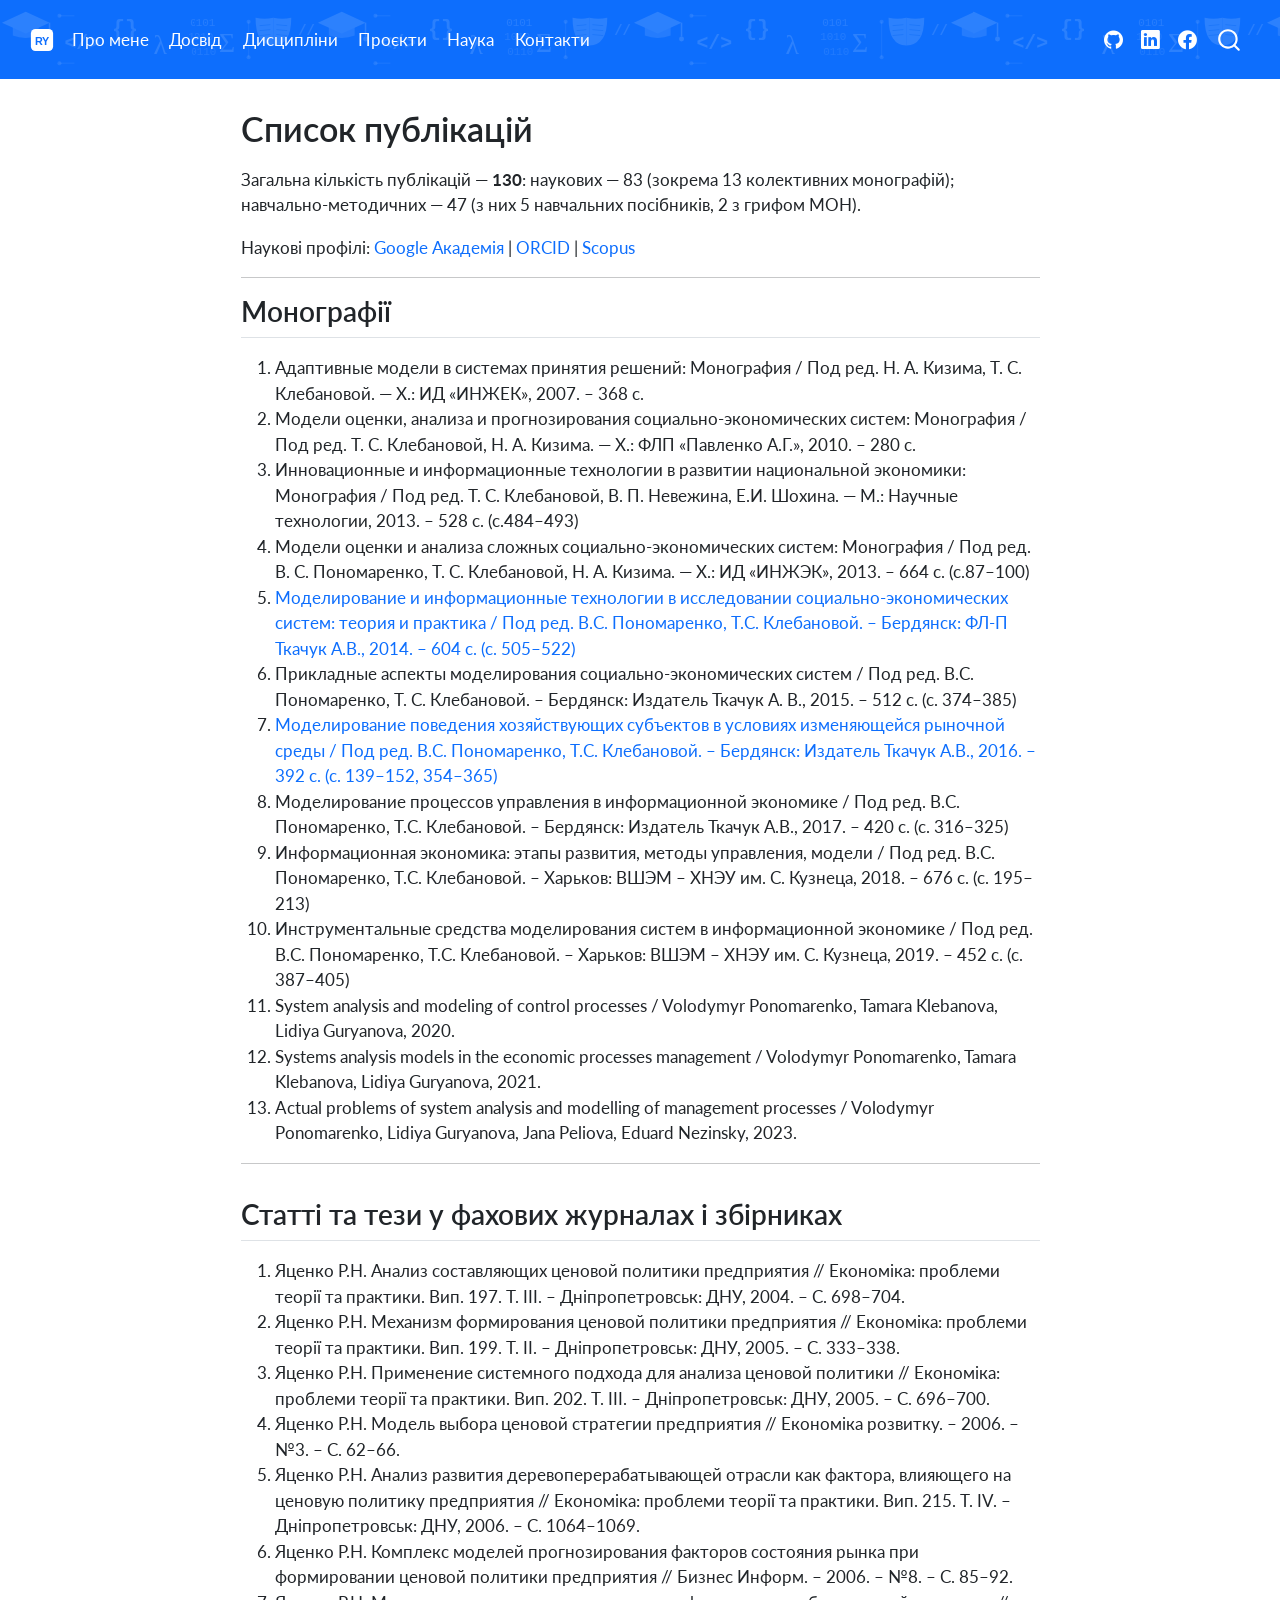
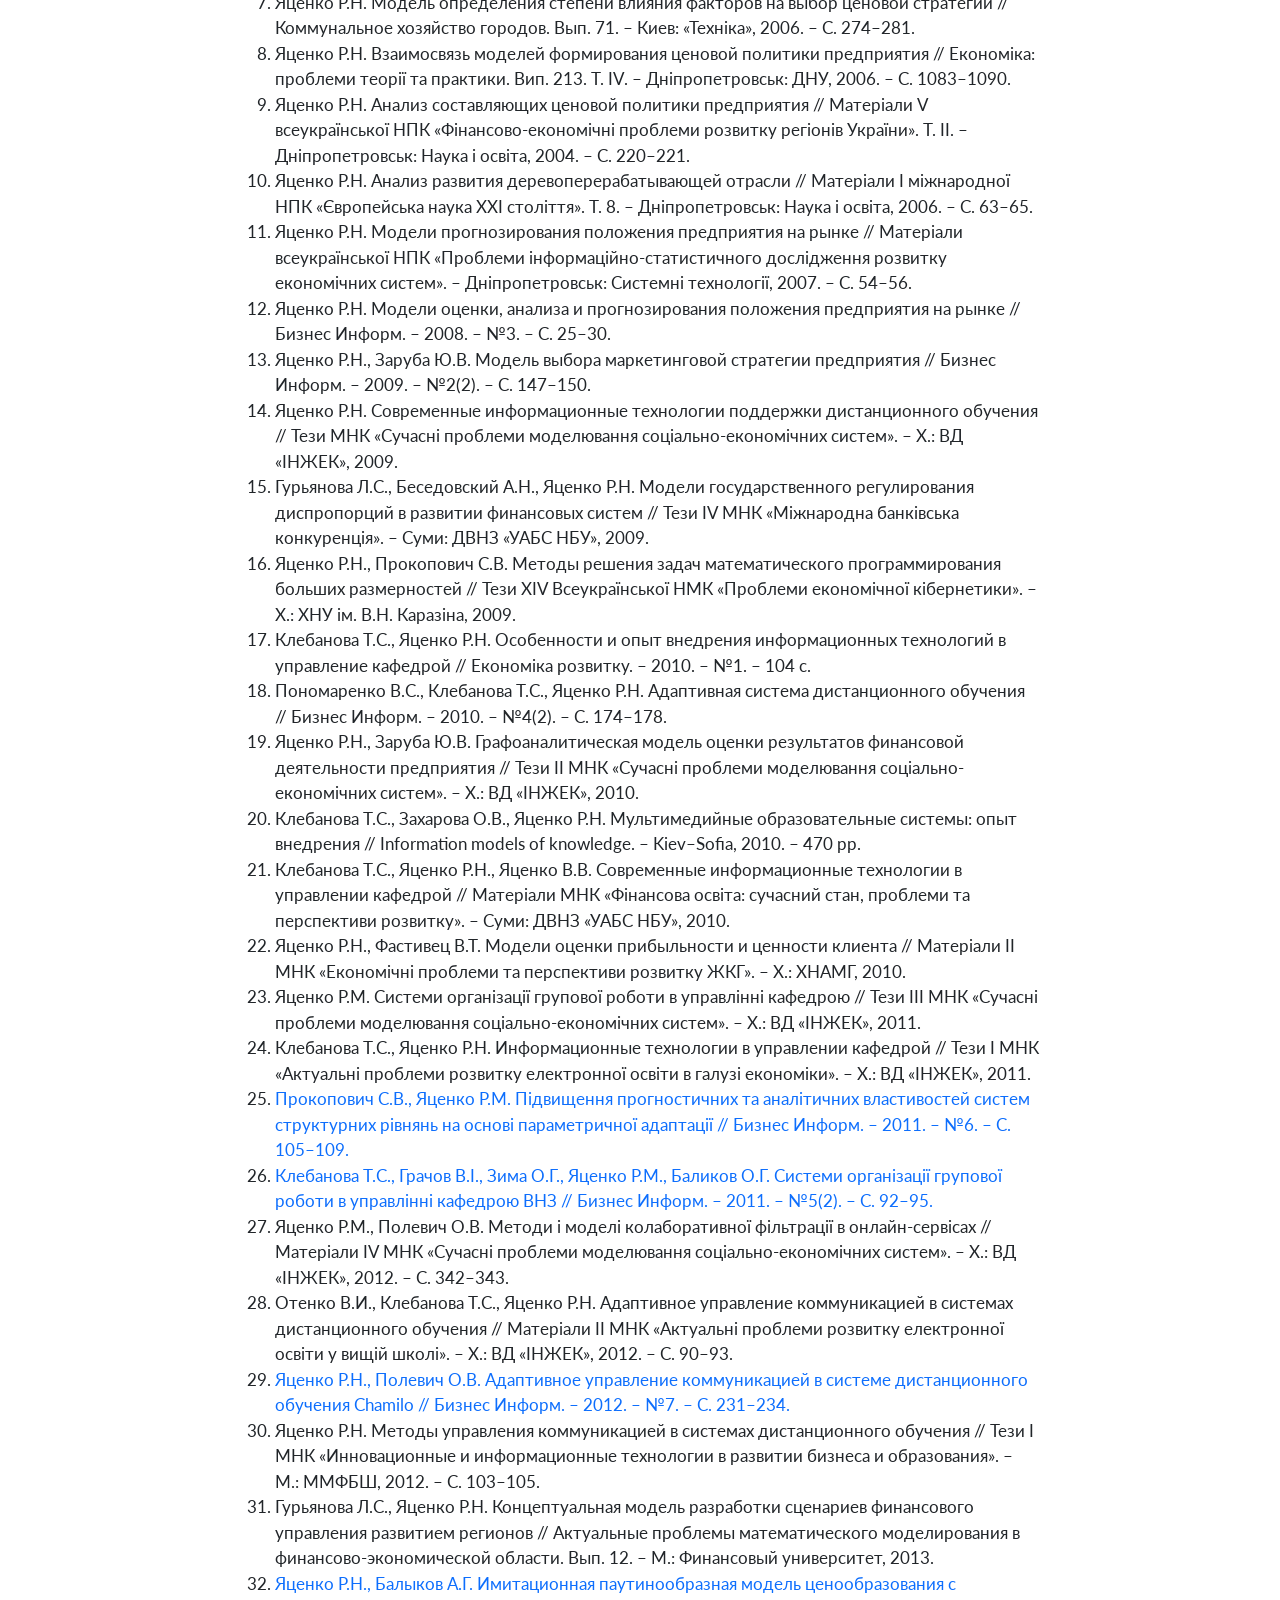
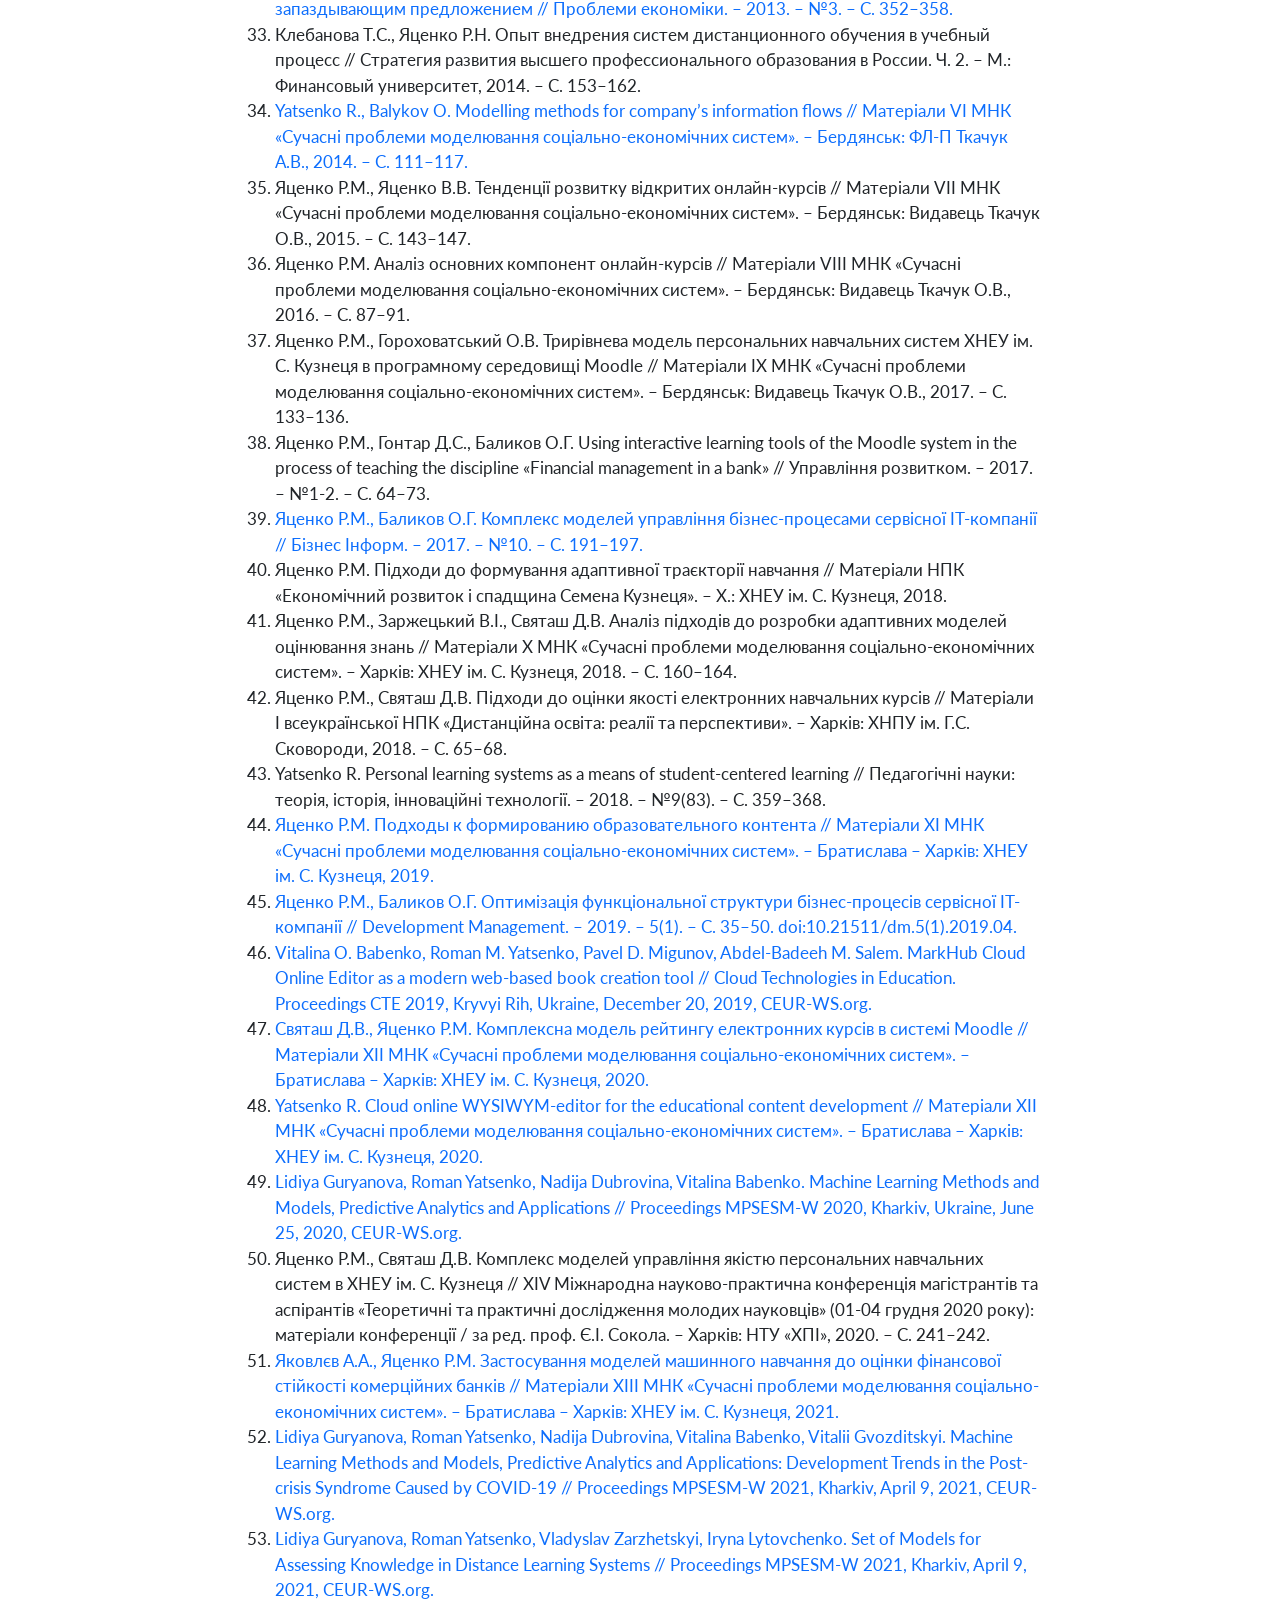
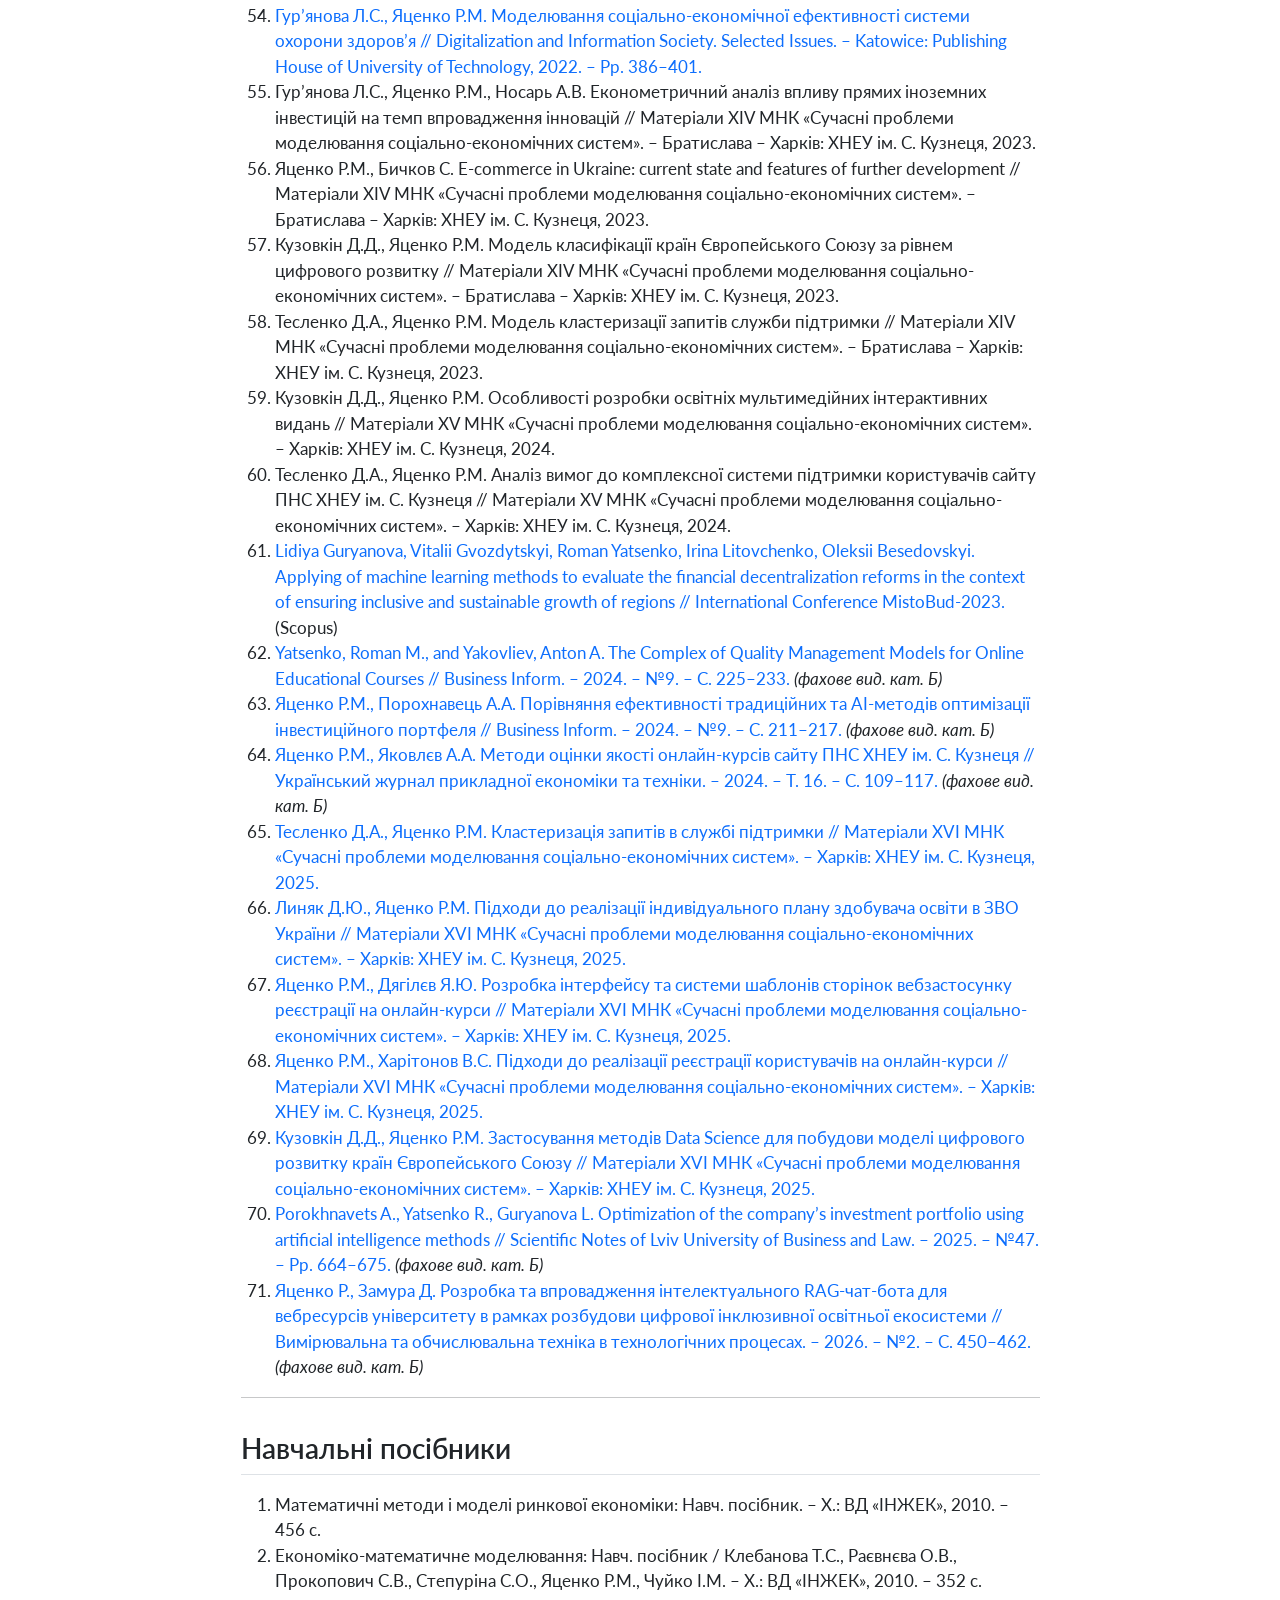
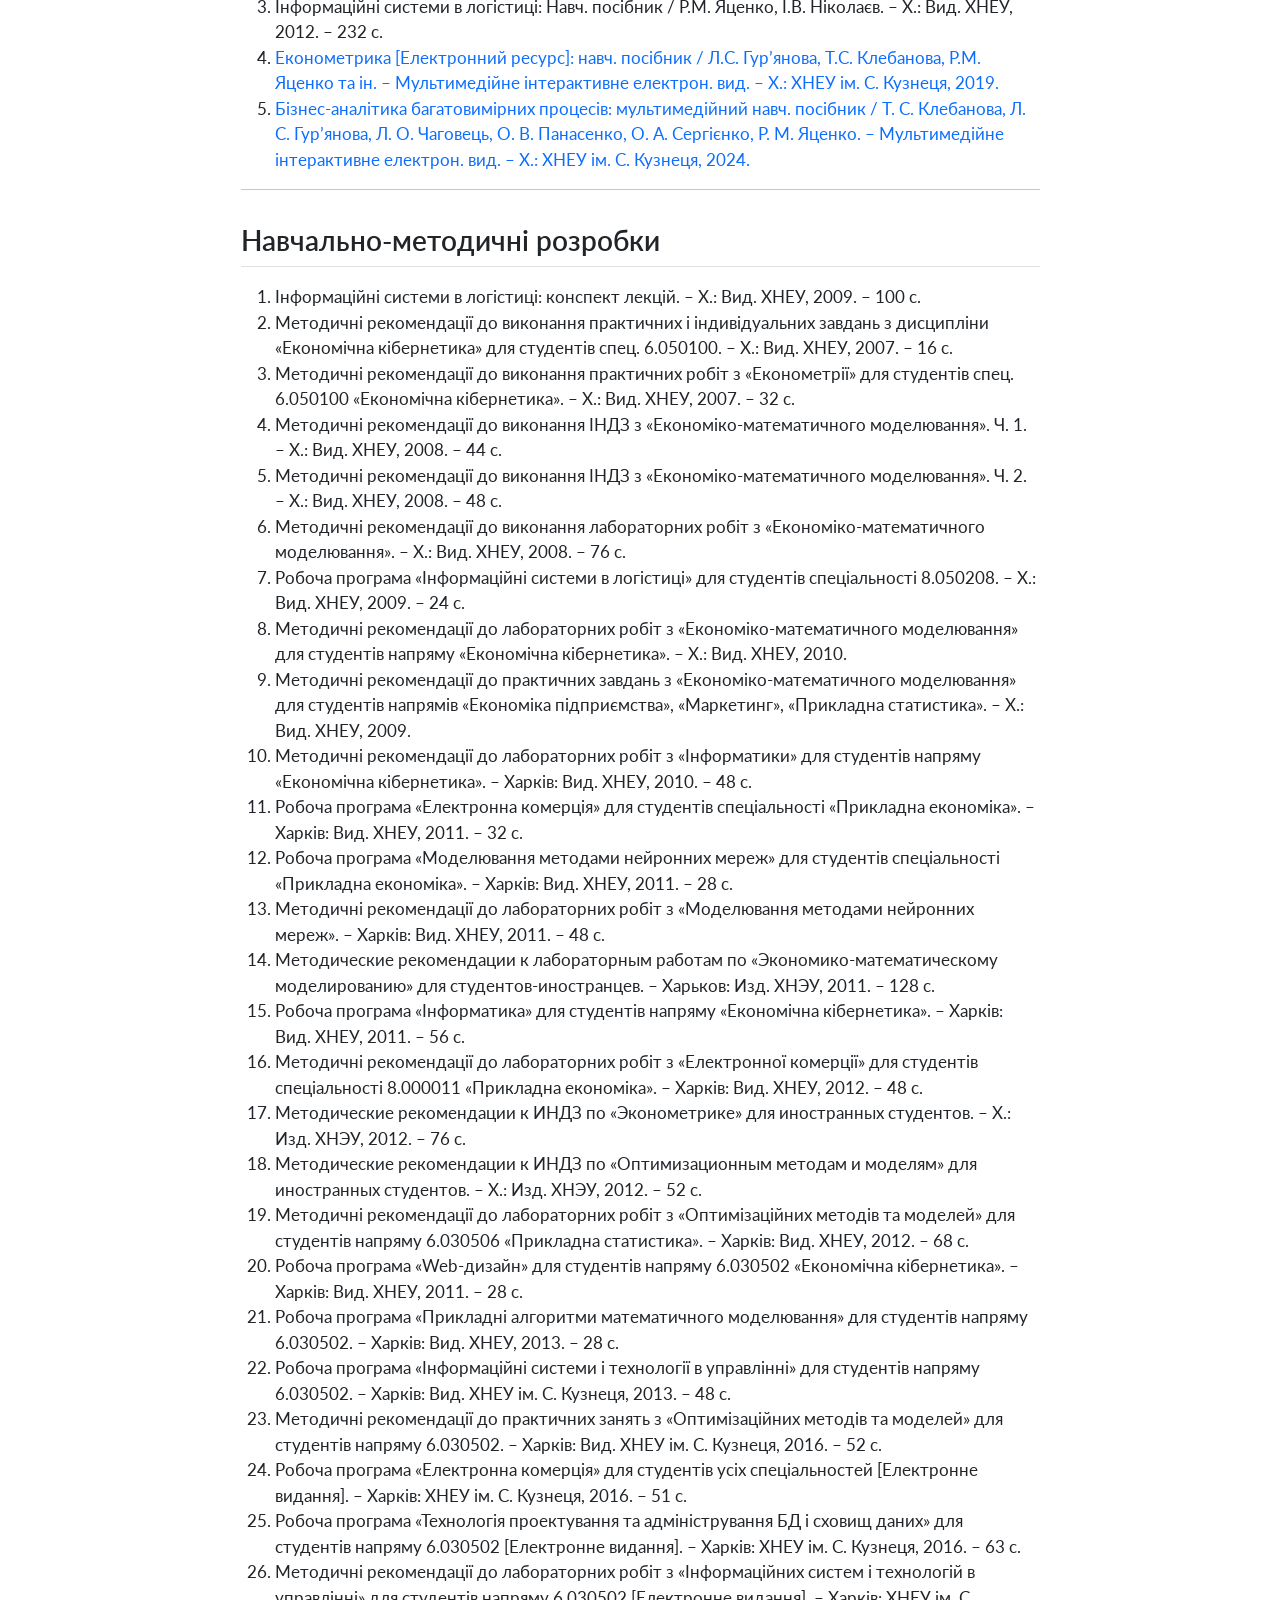
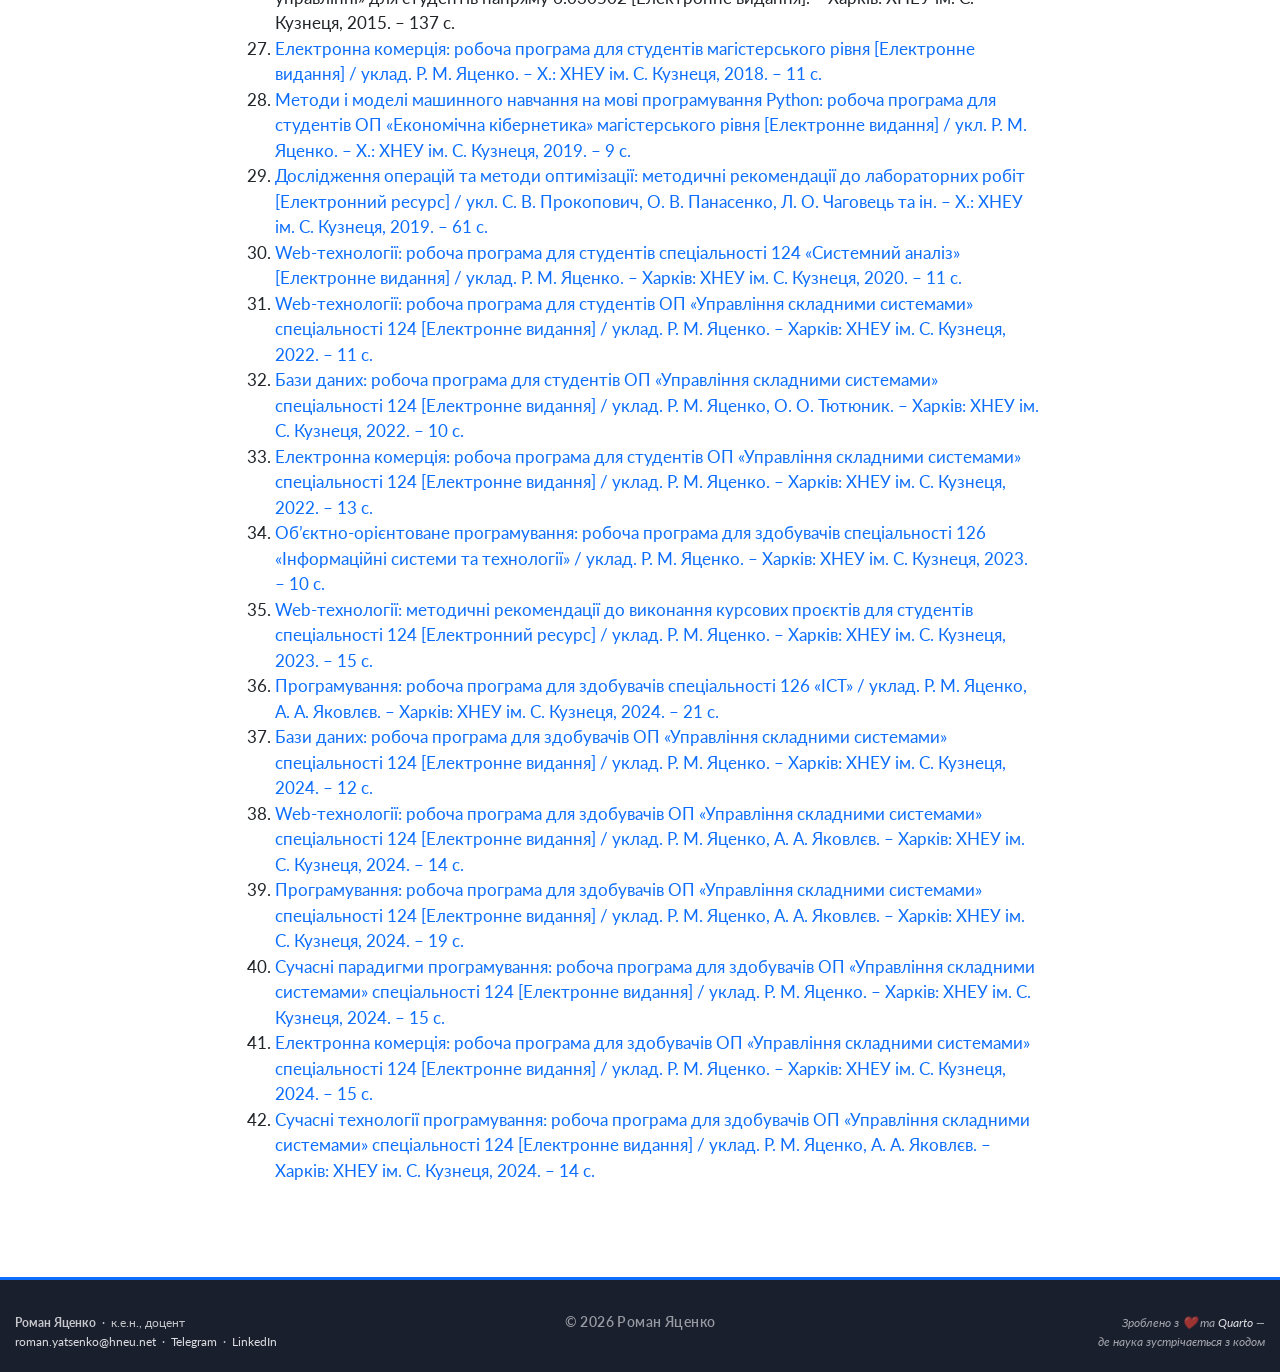
<file: publications.html>
<!DOCTYPE html>
<html xmlns="http://www.w3.org/1999/xhtml" lang="uk" xml:lang="uk"><head>

<meta charset="utf-8">
<meta name="generator" content="quarto-1.11.9">

<meta name="viewport" content="width=device-width, initial-scale=1.0, user-scalable=yes">


<title>Список публікацій – Роман Яценко</title>
<style>
/* Default styles provided by pandoc.
** See https://pandoc.org/MANUAL.html#variables-for-html for config info.
*/
span.smallcaps{font-variant: small-caps;}
div.columns{display: flex; gap: 1.5em;}
div.column{flex: auto;}
@media screen {
div.columns{gap: min(4vw, 1.5em);}
div.column{overflow-x: auto;}
}
div.hanging-indent{margin-left: 1.5em; text-indent: -1.5em;}
ul.task-list{list-style: none;}
ul.task-list li input[type="checkbox"] {
  width: 0.8em;
  margin: 0 0.8em 0.2em -1em; /* quarto-specific, see https://github.com/quarto-dev/quarto-cli/issues/4556 */ 
  vertical-align: middle;
}
</style>


<script src="site_libs/quarto-nav/quarto-nav.js"></script>
<script src="site_libs/quarto-nav/headroom.min.js"></script>
<script src="site_libs/clipboard/clipboard.min.js"></script>
<script src="site_libs/quarto-search/autocomplete.umd.js"></script>
<script src="site_libs/quarto-search/fuse.min.js"></script>
<script src="site_libs/quarto-search/quarto-search.js"></script>
<meta name="quarto:offset" content="./">
<link href="./images/favicon.ico" rel="icon">
<script src="site_libs/quarto-html/quarto.js" type="module"></script>
<script src="site_libs/quarto-html/tabsets/tabsets.js" type="module"></script>
<script src="site_libs/quarto-html/scrollable-regions/scrollable-regions.js" type="module"></script>
<script src="site_libs/quarto-html/popper.min.js"></script>
<script src="site_libs/quarto-html/tippy.umd.min.js"></script>
<script src="site_libs/quarto-html/anchor.min.js"></script>
<link href="site_libs/quarto-html/tippy.css" rel="stylesheet">
<link href="site_libs/quarto-html/quarto-syntax-highlighting-0b983791fd02a84ab17c6cf8e5c4fb5d.css" rel="stylesheet" id="quarto-text-highlighting-styles">
<script src="site_libs/bootstrap/bootstrap.min.js"></script>
<link href="site_libs/bootstrap/bootstrap-icons.css" rel="stylesheet">
<link href="site_libs/bootstrap/bootstrap-4b6283bc36794a69f3215ae0399c99f9.min.css" rel="stylesheet" append-hash="true" id="quarto-bootstrap" data-mode="light">
<script id="quarto-search-options" type="application/json">{
  "location": "navbar",
  "copy-button": false,
  "collapse-after": 3,
  "panel-placement": "end",
  "type": "overlay",
  "limit": 50,
  "keyboard-shortcut": [
    "f",
    "/",
    "s"
  ],
  "show-item-context": false,
  "language": {
    "search-no-results-text": "No results",
    "search-matching-documents-text": "matching documents",
    "search-copy-link-title": "Copy link to search",
    "search-hide-matches-text": "Hide additional matches",
    "search-more-match-text": "more match in this document",
    "search-more-matches-text": "more matches in this document",
    "search-clear-button-title": "Clear",
    "search-text-placeholder": "",
    "search-detached-cancel-button-title": "Cancel",
    "search-submit-button-title": "Submit",
    "search-label": "Search"
  }
}</script>


</head>

<body class="nav-fixed fullcontent quarto-light"><a id="quarto-skip-link" class="visually-hidden-focusable" href="#quarto-document-content">Skip to main content</a>

<div id="quarto-search-results"></div>
  <header id="quarto-header" class="headroom fixed-top">
    <nav class="navbar navbar-expand-lg " data-bs-theme="dark" aria-label="Site">
      <div class="navbar-container container-fluid">
      <div class="navbar-brand-container mx-auto">
    <a href="./index.html" class="navbar-brand navbar-brand-logo">
    <img src="./images/logo.svg" alt="RY" class="navbar-logo light-content">
    <img src="./images/logo.svg" alt="RY" class="navbar-logo dark-content">
    </a>
  </div>
          <button class="navbar-toggler" type="button" data-bs-toggle="collapse" data-bs-target="#navbarCollapse" aria-controls="navbarCollapse" aria-expanded="false" aria-label="Toggle navigation" onclick="if (window.quartoToggleHeadroom) { window.quartoToggleHeadroom(); }">
  <span class="navbar-toggler-icon"></span>
</button>
          <div class="collapse navbar-collapse" id="navbarCollapse">
            <ul class="navbar-nav navbar-nav-scroll me-auto">
  <li class="nav-item">
    <a class="nav-link" href="./index.html"> 
<span class="menu-text">Про мене</span></a>
  </li>  
  <li class="nav-item">
    <a class="nav-link" href="./experience.html"> 
<span class="menu-text">Досвід</span></a>
  </li>  
  <li class="nav-item">
    <a class="nav-link" href="./teaching.html"> 
<span class="menu-text">Дисципліни</span></a>
  </li>  
  <li class="nav-item">
    <a class="nav-link" href="./projects.html"> 
<span class="menu-text">Проєкти</span></a>
  </li>  
  <li class="nav-item">
    <a class="nav-link" href="./science.html"> 
<span class="menu-text">Наука</span></a>
  </li>  
  <li class="nav-item">
    <a class="nav-link" href="./contacts.html"> 
<span class="menu-text">Контакти</span></a>
  </li>  
</ul>
            <ul class="navbar-nav navbar-nav-scroll ms-auto">
  <li class="nav-item compact">
    <a class="nav-link" href="https://github.com/roman-yatsenko"> <i class="bi bi-github" role="img">
</i> 
<span class="menu-text"></span></a>
  </li>  
  <li class="nav-item compact">
    <a class="nav-link" href="https://linkedin.com/in/yatsenkorm"> <i class="bi bi-linkedin" role="img">
</i> 
<span class="menu-text"></span></a>
  </li>  
  <li class="nav-item compact">
    <a class="nav-link" href="https://www.facebook.com/profile.php?id=61576990610124"> <i class="bi bi-facebook" role="img">
</i> 
<span class="menu-text"></span></a>
  </li>  
</ul>
          </div> <!-- /navcollapse -->
            <div class="quarto-navbar-tools">
</div>
            <div id="quarto-search" class="" title="Search"></div>
      </div> <!-- /container-fluid -->
    </nav>
</header>
<!-- content -->
<div id="quarto-content" class="quarto-container page-columns page-rows-contents page-layout-article page-navbar">
<!-- sidebar -->
<!-- margin-sidebar -->
    
<!-- main -->
<main class="content" id="quarto-document-content" tabindex="-1">

<header id="title-block-header" class="quarto-title-block default">
<div class="quarto-title">
<h1 class="title">Список публікацій</h1>
</div>



<div class="quarto-title-meta">

    
  
    
  </div>
  


</header>


<p>Загальна кількість публікацій — <strong>130</strong>: наукових — 83 (зокрема 13 колективних монографій); навчально-методичних — 47 (з них 5 навчальних посібників, 2 з грифом МОН).</p>
<p>Наукові профілі: <a href="https://scholar.google.com.ua/citations?hl=uk&amp;user=IS9XHAQAAAAJ">Google Академія</a> | <a href="https://orcid.org/0000-0001-7968-6890">ORCID</a> | <a href="https://www.scopus.com/authid/detail.uri?authorId=57218566711">Scopus</a></p>
<hr>
<section id="монографії" class="level2">
<h2 class="anchored" data-anchor-id="монографії">Монографії</h2>
<ol type="1">
<li>Адаптивные модели в системах принятия решений: Монография / Под ред. Н. А. Кизима, Т. С. Клебановой. — Х.: ИД «ИНЖЕК», 2007. – 368 с.</li>
<li>Модели оценки, анализа и прогнозирования социально-экономических систем: Монография / Под ред. Т. С. Клебановой, Н. А. Кизима. — Х.: ФЛП «Павленко А.Г.», 2010. – 280 с.</li>
<li>Инновационные и информационные технологии в развитии национальной экономики: Монография / Под ред. Т. С. Клебановой, В. П. Невежина, Е.И. Шохина. — М.: Научные технологии, 2013. – 528 с. (с.484–493)</li>
<li>Модели оценки и анализа сложных социально-экономических систем: Монография / Под ред. В. С. Пономаренко, Т. С. Клебановой, Н. А. Кизима. — Х.: ИД «ИНЖЭК», 2013. – 664 с. (с.87–100)</li>
<li><a href="http://mpsesm.org/index.php/mpsesm/mpsesm6/paper/view/67">Моделирование и информационные технологии в исследовании социально-экономических систем: теория и практика / Под ред. В.С. Пономаренко, Т.С. Клебановой. – Бердянск: ФЛ-П Ткачук А.В., 2014. – 604 с. (с. 505–522)</a></li>
<li>Прикладные аспекты моделирования социально-экономических систем / Под ред. В.С. Пономаренко, Т. С. Клебановой. – Бердянск: Издатель Ткачук А. В., 2015. – 512 с. (с. 374–385)</li>
<li><a href="http://mpsesm.org/index.php/mpsesm/mpsesm8/paper/view/436">Моделирование поведения хозяйствующих субъектов в условиях изменяющейся рыночной среды / Под ред. В.С. Пономаренко, Т.С. Клебановой. – Бердянск: Издатель Ткачук А.В., 2016. – 392 с. (с. 139–152, 354–365)</a></li>
<li>Моделирование процессов управления в информационной экономике / Под ред. В.С. Пономаренко, Т.С. Клебановой. – Бердянск: Издатель Ткачук А.В., 2017. – 420 с. (с. 316–325)</li>
<li>Информационная экономика: этапы развития, методы управления, модели / Под ред. В.С. Пономаренко, Т.С. Клебановой. – Харьков: ВШЭМ – ХНЭУ им. С. Кузнеца, 2018. – 676 с. (с. 195–213)</li>
<li>Инструментальные средства моделирования систем в информационной экономике / Под ред. В.С. Пономаренко, Т.С. Клебановой. – Харьков: ВШЭМ – ХНЭУ им. С. Кузнеца, 2019. – 452 с. (с. 387–405)</li>
<li>System analysis and modeling of control processes / Volodymyr Ponomarenko, Tamara Klebanova, Lidiya Guryanova, 2020.</li>
<li>Systems analysis models in the economic processes management / Volodymyr Ponomarenko, Tamara Klebanova, Lidiya Guryanova, 2021.</li>
<li>Actual problems of system analysis and modelling of management processes / Volodymyr Ponomarenko, Lidiya Guryanova, Jana Peliova, Eduard Nezinsky, 2023.</li>
</ol>
<hr>
</section>
<section id="статті-та-тези-у-фахових-журналах-і-збірниках" class="level2">
<h2 class="anchored" data-anchor-id="статті-та-тези-у-фахових-журналах-і-збірниках">Статті та тези у фахових журналах і збірниках</h2>
<ol type="1">
<li>Яценко Р.Н. Анализ составляющих ценовой политики предприятия // Економіка: проблеми теорії та практики. Вип. 197. Т. ІІІ. – Дніпропетровськ: ДНУ, 2004. – С. 698–704.</li>
<li>Яценко Р.Н. Механизм формирования ценовой политики предприятия // Економіка: проблеми теорії та практики. Вип. 199. Т. ІІ. – Дніпропетровськ: ДНУ, 2005. – С. 333–338.</li>
<li>Яценко Р.Н. Применение системного подхода для анализа ценовой политики // Економіка: проблеми теорії та практики. Вип. 202. Т. ІІІ. – Дніпропетровськ: ДНУ, 2005. – С. 696–700.</li>
<li>Яценко Р.Н. Модель выбора ценовой стратегии предприятия // Економіка розвитку. – 2006. – №3. – С. 62–66.</li>
<li>Яценко Р.Н. Анализ развития деревоперерабатывающей отрасли как фактора, влияющего на ценовую политику предприятия // Економіка: проблеми теорії та практики. Вип. 215. Т. ІV. – Дніпропетровськ: ДНУ, 2006. – С. 1064–1069.</li>
<li>Яценко Р.Н. Комплекс моделей прогнозирования факторов состояния рынка при формировании ценовой политики предприятия // Бизнес Информ. – 2006. – №8. – С. 85–92.</li>
<li>Яценко Р.Н. Модель определения степени влияния факторов на выбор ценовой стратегии // Коммунальное хозяйство городов. Вып. 71. – Киев: «Техніка», 2006. – С. 274–281.</li>
<li>Яценко Р.Н. Взаимосвязь моделей формирования ценовой политики предприятия // Економіка: проблеми теорії та практики. Вип. 213. Т. ІV. – Дніпропетровськ: ДНУ, 2006. – С. 1083–1090.</li>
<li>Яценко Р.Н. Анализ составляющих ценовой политики предприятия // Матеріали V всеукраїнської НПК «Фінансово-економічні проблеми розвитку регіонів України». Т. ІІ. – Дніпропетровськ: Наука і освіта, 2004. – С. 220–221.</li>
<li>Яценко Р.Н. Анализ развития деревоперерабатывающей отрасли // Матеріали I міжнародної НПК «Європейська наука XXI століття». Т. 8. – Дніпропетровськ: Наука і освіта, 2006. – С. 63–65.</li>
<li>Яценко Р.Н. Модели прогнозирования положения предприятия на рынке // Матеріали всеукраїнської НПК «Проблеми інформаційно-статистичного дослідження розвитку економічних систем». – Дніпропетровськ: Системні технології, 2007. – С. 54–56.</li>
<li>Яценко Р.Н. Модели оценки, анализа и прогнозирования положения предприятия на рынке // Бизнес Информ. – 2008. – №3. – С. 25–30.</li>
<li>Яценко Р.Н., Заруба Ю.В. Модель выбора маркетинговой стратегии предприятия // Бизнес Информ. – 2009. – №2(2). – С. 147–150.</li>
<li>Яценко Р.Н. Современные информационные технологии поддержки дистанционного обучения // Тези МНК «Сучасні проблеми моделювання соціально-економічних систем». – Х.: ВД «ІНЖЕК», 2009.</li>
<li>Гурьянова Л.С., Беседовский А.Н., Яценко Р.Н. Модели государственного регулирования диспропорций в развитии финансовых систем // Тези IV МНК «Міжнародна банківська конкуренція». – Суми: ДВНЗ «УАБС НБУ», 2009.</li>
<li>Яценко Р.Н., Прокопович С.В. Методы решения задач математического программирования больших размерностей // Тези XIV Всеукраїнської НМК «Проблеми економічної кібернетики». – Х.: ХНУ ім. В.Н. Каразіна, 2009.</li>
<li>Клебанова Т.С., Яценко Р.Н. Особенности и опыт внедрения информационных технологий в управление кафедрой // Економіка розвитку. – 2010. – №1. – 104 с.</li>
<li>Пономаренко В.С., Клебанова Т.С., Яценко Р.Н. Адаптивная система дистанционного обучения // Бизнес Информ. – 2010. – №4(2). – С. 174–178.</li>
<li>Яценко Р.Н., Заруба Ю.В. Графоаналитическая модель оценки результатов финансовой деятельности предприятия // Тези II МНК «Сучасні проблеми моделювання соціально-економічних систем». – Х.: ВД «ІНЖЕК», 2010.</li>
<li>Клебанова Т.С., Захарова О.В., Яценко Р.Н. Мультимедийные образовательные системы: опыт внедрения // Information models of knowledge. – Kiev–Sofia, 2010. – 470 pp.</li>
<li>Клебанова Т.С., Яценко Р.Н., Яценко В.В. Современные информационные технологии в управлении кафедрой // Матеріали МНК «Фінансова освіта: сучасний стан, проблеми та перспективи розвитку». – Суми: ДВНЗ «УАБС НБУ», 2010.</li>
<li>Яценко Р.Н., Фастивец В.Т. Модели оценки прибыльности и ценности клиента // Матеріали II МНК «Економічні проблеми та перспективи розвитку ЖКГ». – Х.: ХНАМГ, 2010.</li>
<li>Яценко Р.М. Системи організації групової роботи в управлінні кафедрою // Тези III МНК «Сучасні проблеми моделювання соціально-економічних систем». – Х.: ВД «ІНЖЕК», 2011.</li>
<li>Клебанова Т.С., Яценко Р.Н. Информационные технологии в управлении кафедрой // Тези I МНК «Актуальні проблеми розвитку електронної освіти в галузі економіки». – Х.: ВД «ІНЖЕК», 2011.</li>
<li><a href="http://www.business-inform.net/_inc/kachka_pdf.php?year=2011&amp;volume=6_0&amp;pages=105_109&amp;qu=%D0%AF%D1%86%D0%B5%D0%BD%D0%BA%D0%BE">Прокопович С.В., Яценко Р.М. Підвищення прогностичних та аналітичних властивостей систем структурних рівнянь на основі параметричної адаптації // Бизнес Информ. – 2011. – №6. – С. 105–109.</a></li>
<li><a href="http://www.business-inform.net/_inc/kachka_pdf.php?year=2011&amp;volume=5_2&amp;pages=92_95&amp;qu=%D0%AF%D1%86%D0%B5%D0%BD%D0%BA%D0%BE">Клебанова Т.С., Грачов В.І., Зима О.Г., Яценко Р.М., Баликов О.Г. Системи організації групової роботи в управлінні кафедрою ВНЗ // Бизнес Информ. – 2011. – №5(2). – С. 92–95.</a></li>
<li>Яценко Р.М., Полевич О.В. Методи і моделі колаборативної фільтрації в онлайн-сервісах // Матеріали IV МНК «Сучасні проблеми моделювання соціально-економічних систем». – Х.: ВД «ІНЖЕК», 2012. – С. 342–343.</li>
<li>Отенко В.И., Клебанова Т.С., Яценко Р.Н. Адаптивное управление коммуникацией в системах дистанционного обучения // Матеріали II МНК «Актуальні проблеми розвитку електронної освіти у вищій школі». – Х.: ВД «ІНЖЕК», 2012. – С. 90–93.</li>
<li><a href="http://www.business-inform.net/_inc/kachka_pdf.php?year=2012&amp;volume=7_0&amp;pages=231_234&amp;qu=%D0%AF%D1%86%D0%B5%D0%BD%D0%BA%D0%BE">Яценко Р.Н., Полевич О.В. Адаптивное управление коммуникацией в системе дистанционного обучения Chamilo // Бизнес Информ. – 2012. – №7. – С. 231–234.</a></li>
<li>Яценко Р.Н. Методы управления коммуникацией в системах дистанционного обучения // Тези I МНК «Инновационные и информационные технологии в развитии бизнеса и образования». – М.: ММФБШ, 2012. – С. 103–105.</li>
<li>Гурьянова Л.С., Яценко Р.Н. Концептуальная модель разработки сценариев финансового управления развитием регионов // Актуальные проблемы математического моделирования в финансово-экономической области. Вып. 12. – М.: Финансовый университет, 2013.</li>
<li><a href="http://www.problecon.com/_inc/kachka_pdf.php?year=2013&amp;volume=3_0&amp;pages=352_358&amp;qu=%D0%AF%D1%86%D0%B5%D0%BD%D0%BA%D0%BE">Яценко Р.Н., Балыков А.Г. Имитационная паутинообразная модель ценообразования с запаздывающим предложением // Проблеми економіки. – 2013. – №3. – С. 352–358.</a></li>
<li>Клебанова Т.С., Яценко Р.Н. Опыт внедрения систем дистанционного обучения в учебный процесс // Стратегия развития высшего профессионального образования в России. Ч. 2. – М.: Финансовый университет, 2014. – С. 153–162.</li>
<li><a href="http://mpsesm.org/index.php/mpsesm/mpsesm6/paper/view/102">Yatsenko R., Balykov O. Modelling methods for company’s information flows // Матеріали VІ МНК «Сучасні проблеми моделювання соціально-економічних систем». – Бердянськ: ФЛ-П Ткачук А.В., 2014. – С. 111–117.</a></li>
<li>Яценко Р.М., Яценко В.В. Тенденції розвитку відкритих онлайн-курсів // Матеріали VІІ МНК «Сучасні проблеми моделювання соціально-економічних систем». – Бердянськ: Видавець Ткачук О.В., 2015. – С. 143–147.</li>
<li>Яценко Р.М. Аналіз основних компонент онлайн-курсів // Матеріали VІІІ МНК «Сучасні проблеми моделювання соціально-економічних систем». – Бердянськ: Видавець Ткачук О.В., 2016. – С. 87–91.</li>
<li>Яценко Р.М., Гороховатський О.В. Трирівнева модель персональних навчальних систем ХНЕУ ім. С. Кузнеця в програмному середовищі Moodle // Матеріали IX МНК «Сучасні проблеми моделювання соціально-економічних систем». – Бердянськ: Видавець Ткачук О.В., 2017. – С. 133–136.</li>
<li>Яценко Р.М., Гонтар Д.С., Баликов О.Г. Using interactive learning tools of the Moodle system in the process of teaching the discipline «Financial management in a bank» // Управління розвитком. – 2017. – №1-2. – С. 64–73.</li>
<li><a href="http://business-inform.net/annotated-catalogue/?year=2017&amp;abstract=2017_10_0&amp;lang=ua&amp;stqa=29">Яценко Р.М., Баликов О.Г. Комплекс моделей управління бізнес-процесами сервісної ІТ-компанії // Бізнес Інформ. – 2017. – №10. – С. 191–197.</a></li>
<li>Яценко Р.М. Підходи до формування адаптивної траєкторії навчання // Матеріали НПК «Економічний розвиток і спадщина Семена Кузнеця». – Х.: ХНЕУ ім. С. Кузнеця, 2018.</li>
<li>Яценко Р.М., Заржецький В.І., Святаш Д.В. Аналіз підходів до розробки адаптивних моделей оцінювання знань // Матеріали X МНК «Сучасні проблеми моделювання соціально-економічних систем». – Харків: ХНЕУ ім. С. Кузнеця, 2018. – С. 160–164.</li>
<li>Яценко Р.М., Святаш Д.В. Підходи до оцінки якості електронних навчальних курсів // Матеріали I всеукраїнської НПК «Дистанційна освіта: реалії та перспективи». – Харків: ХНПУ ім. Г.С. Сковороди, 2018. – С. 65–68.</li>
<li>Yatsenko R. Personal learning systems as a means of student-centered learning // Педагогічні науки: теорія, історія, інноваційні технології. – 2018. – №9(83). – С. 359–368.</li>
<li><a href="http://mpsesm.org/book/2019/thesis05-yaro.html#thesis05-yaro">Яценко Р.М. Подходы к формированию образовательного контента // Матеріали XI МНК «Сучасні проблеми моделювання соціально-економічних систем». – Братислава – Харків: ХНЕУ ім. С. Кузнеця, 2019.</a></li>
<li><a href="https://businessperspectives.org/images/pdf/applications/publishing/templates/article/assets/11940/DM_2019_01_Yatsenko.pdf">Яценко Р.М., Баликов О.Г. Оптимізація функціональної структури бізнес-процесів сервісної ІТ-компанії // Development Management. – 2019. – 5(1). – С. 35–50. doi:10.21511/dm.5(1).2019.04.</a></li>
<li><a href="https://doi.org/10.55056/ceur-ws.org/Vol-2643/paper09.pdf">Vitalina O. Babenko, Roman M. Yatsenko, Pavel D. Migunov, Abdel-Badeeh M. Salem. MarkHub Cloud Online Editor as a modern web-based book creation tool // Cloud Technologies in Education. Proceedings CTE 2019, Kryvyi Rih, Ukraine, December 20, 2019, CEUR-WS.org.</a></li>
<li><a href="http://mpsesm.org/book/2020/thesis05-900.html#thesis05-900">Святаш Д.В., Яценко Р.М. Комплексна модель рейтингу електронних курсів в системі Moodle // Матеріали XII МНК «Сучасні проблеми моделювання соціально-економічних систем». – Братислава – Харків: ХНЕУ ім. С. Кузнеця, 2020.</a></li>
<li><a href="http://mpsesm.org/book/2020/thesis04-yaro.html#thesis04-yaro">Yatsenko R. Cloud online WYSIWYM-editor for the educational content development // Матеріали XII МНК «Сучасні проблеми моделювання соціально-економічних систем». – Братислава – Харків: ХНЕУ ім. С. Кузнеця, 2020.</a></li>
<li><a href="http://ceur-ws.org/Vol-2649/paper1.pdf">Lidiya Guryanova, Roman Yatsenko, Nadija Dubrovina, Vitalina Babenko. Machine Learning Methods and Models, Predictive Analytics and Applications // Proceedings MPSESM-W 2020, Kharkiv, Ukraine, June 25, 2020, CEUR-WS.org.</a></li>
<li>Яценко Р.М., Святаш Д.В. Комплекс моделей управління якістю персональних навчальних систем в ХНЕУ ім. С. Кузнеця // XIV Міжнародна науково-практична конференція магістрантів та аспірантів «Теоретичні та практичні дослідження молодих науковців» (01-04 грудня 2020 року): матеріали конференції / за ред. проф. Є.І. Сокола. – Харків: НТУ «ХПІ», 2020. – С. 241–242.</li>
<li><a href="https://mpsesm.org/book/2021/thesis04-yaro.html#thesis04-yaro">Яковлєв А.А., Яценко Р.М. Застосування моделей машинного навчання до оцінки фінансової стійкості комерційних банків // Матеріали XIII МНК «Сучасні проблеми моделювання соціально-економічних систем». – Братислава – Харків: ХНЕУ ім. С. Кузнеця, 2021.</a></li>
<li><a href="http://ceur-ws.org/Vol-2927/paper1.pdf">Lidiya Guryanova, Roman Yatsenko, Nadija Dubrovina, Vitalina Babenko, Vitalii Gvozditskyi. Machine Learning Methods and Models, Predictive Analytics and Applications: Development Trends in the Post-crisis Syndrome Caused by COVID-19 // Proceedings MPSESM-W 2021, Kharkiv, April 9, 2021, CEUR-WS.org.</a></li>
<li><a href="http://ceur-ws.org/Vol-2927/paper6.pdf">Lidiya Guryanova, Roman Yatsenko, Vladyslav Zarzhetskyi, Iryna Lytovchenko. Set of Models for Assessing Knowledge in Distance Learning Systems // Proceedings MPSESM-W 2021, Kharkiv, April 9, 2021, CEUR-WS.org.</a></li>
<li><a href="http://www.repository.hneu.edu.ua/handle/123456789/27669">Гур’янова Л.С., Яценко Р.М. Моделювання соціально-економічної ефективності системи охорони здоров’я // Digitalization and Information Society. Selected Issues. – Katowice: Publishing House of University of Technology, 2022. – Pp. 386–401.</a></li>
<li>Гур’янова Л.С., Яценко Р.М., Носарь А.В. Економетричний аналіз впливу прямих іноземних інвестицій на темп впровадження інновацій // Матеріали XIV МНК «Сучасні проблеми моделювання соціально-економічних систем». – Братислава – Харків: ХНЕУ ім. С. Кузнеця, 2023.</li>
<li>Яценко Р.М., Бичков С. E-commerce in Ukraine: current state and features of further development // Матеріали XIV МНК «Сучасні проблеми моделювання соціально-економічних систем». – Братислава – Харків: ХНЕУ ім. С. Кузнеця, 2023.</li>
<li>Кузовкін Д.Д., Яценко Р.М. Модель класифікації країн Європейського Союзу за рівнем цифрового розвитку // Матеріали XIV МНК «Сучасні проблеми моделювання соціально-економічних систем». – Братислава – Харків: ХНЕУ ім. С. Кузнеця, 2023.</li>
<li>Тесленко Д.А., Яценко Р.М. Модель кластеризації запитів служби підтримки // Матеріали XIV МНК «Сучасні проблеми моделювання соціально-економічних систем». – Братислава – Харків: ХНЕУ ім. С. Кузнеця, 2023.</li>
<li>Кузовкін Д.Д., Яценко Р.М. Особливості розробки освітніх мультимедійних інтерактивних видань // Матеріали XV МНК «Сучасні проблеми моделювання соціально-економічних систем». – Харків: ХНЕУ ім. С. Кузнеця, 2024.</li>
<li>Тесленко Д.А., Яценко Р.М. Аналіз вимог до комплексної системи підтримки користувачів сайту ПНС ХНЕУ ім. С. Кузнеця // Матеріали XV МНК «Сучасні проблеми моделювання соціально-економічних систем». – Харків: ХНЕУ ім. С. Кузнеця, 2024.</li>
<li><a href="https://iopscience.iop.org/article/10.1088/1755-1315/1376/1/012041">Lidiya Guryanova, Vitalii Gvozdytskyi, Roman Yatsenko, Irina Litovchenko, Oleksii Besedovskyi. Applying of machine learning methods to evaluate the financial decentralization reforms in the context of ensuring inclusive and sustainable growth of regions // International Conference MistoBud-2023.</a> (Scopus)</li>
<li><a href="https://doi.org/10.32983/2222-4459-2024-9-225-233">Yatsenko, Roman M., and Yakovliev, Anton A. The Complex of Quality Management Models for Online Educational Courses // Business Inform. – 2024. – №9. – С. 225–233.</a> <em>(фахове вид. кат. Б)</em></li>
<li><a href="https://doi.org/10.32983/2222-4459-2024-9-211-217">Яценко Р.М., Порохнавець А.А. Порівняння ефективності традиційних та AI-методів оптимізації інвестиційного портфеля // Business Inform. – 2024. – №9. – С. 211–217.</a> <em>(фахове вид. кат. Б)</em></li>
<li><a href="https://doi.org/10.36887/2415-8453-2024-4-16">Яценко Р.М., Яковлєв А.А. Методи оцінки якості онлайн-курсів сайту ПНС ХНЕУ ім. С. Кузнеця // Український журнал прикладної економіки та техніки. – 2024. – Т. 16. – С. 109–117.</a> <em>(фахове вид. кат. Б)</em></li>
<li><a href="https://mpsesm.hneu.edu.ua/book/2025/pages/sections/section04/page1304.html">Тесленко Д.А., Яценко Р.М. Кластеризація запитів в службі підтримки // Матеріали XVI МНК «Сучасні проблеми моделювання соціально-економічних систем». – Харків: ХНЕУ ім. С. Кузнеця, 2025.</a></li>
<li><a href="https://mpsesm.hneu.edu.ua/book/2025/pages/sections/section05/page1400.html">Линяк Д.Ю., Яценко Р.М. Підходи до реалізації індивідуального плану здобувача освіти в ЗВО України // Матеріали XVI МНК «Сучасні проблеми моделювання соціально-економічних систем». – Харків: ХНЕУ ім. С. Кузнеця, 2025.</a></li>
<li><a href="https://mpsesm.hneu.edu.ua/book/2025/pages/sections/section05/page1390.html">Яценко Р.М., Дягілєв Я.Ю. Розробка інтерфейсу та системи шаблонів сторінок вебзастосунку реєстрації на онлайн-курси // Матеріали XVI МНК «Сучасні проблеми моделювання соціально-економічних систем». – Харків: ХНЕУ ім. С. Кузнеця, 2025.</a></li>
<li><a href="https://mpsesm.hneu.edu.ua/book/2025/pages/sections/section05/page1410.html">Яценко Р.М., Харітонов В.С. Підходи до реалізації реєстрації користувачів на онлайн-курси // Матеріали XVI МНК «Сучасні проблеми моделювання соціально-економічних систем». – Харків: ХНЕУ ім. С. Кузнеця, 2025.</a></li>
<li><a href="https://mpsesm.hneu.edu.ua/book/2025/pages/sections/section08/page1292.html">Кузовкін Д.Д., Яценко Р.М. Застосування методів Data Science для побудови моделі цифрового розвитку країн Європейського Союзу // Матеріали XVI МНК «Сучасні проблеми моделювання соціально-економічних систем». – Харків: ХНЕУ ім. С. Кузнеця, 2025.</a></li>
<li><a href="https://nzlubp.org.ua/index.php/journal/article/view/1971">Porokhnavets A., Yatsenko R., Guryanova L. Optimization of the company’s investment portfolio using artificial intelligence methods // Scientific Notes of Lviv University of Business and Law. – 2025. – №47. – Pp. 664–675.</a> <em>(фахове вид. кат. Б)</em></li>
<li><a href="https://doi.org/10.31891/2219-9365-2026-86-53">Яценко Р., Замура Д. Розробка та впровадження інтелектуального RAG-чат-бота для вебресурсів університету в рамках розбудови цифрової інклюзивної освітньої екосистеми // Вимірювальна та обчислювальна техніка в технологічних процесах. – 2026. – №2. – C. 450–462.</a> <em>(фахове вид. кат. Б)</em></li>
</ol>
<hr>
</section>
<section id="навчальні-посібники" class="level2">
<h2 class="anchored" data-anchor-id="навчальні-посібники">Навчальні посібники</h2>
<ol type="1">
<li>Математичні методи і моделі ринкової економіки: Навч. посібник. – Х.: ВД «ІНЖЕК», 2010. – 456 с.</li>
<li>Економіко-математичне моделювання: Навч. посібник / Клебанова Т.С., Раєвнєва О.В., Прокопович С.В., Степуріна С.О., Яценко Р.М., Чуйко І.М. – Х.: ВД «ІНЖЕК», 2010. – 352 с.</li>
<li>Інформаційні системи в логістиці: Навч. посібник / Р.М. Яценко, І.В. Ніколаєв. – Х.: Вид. ХНЕУ, 2012. – 232 с.</li>
<li><a href="https://pns.hneu.edu.ua/course/view.php?id=4842">Економетрика [Електронний ресурс]: навч. посібник / Л.С. Гур’янова, Т.С. Клебанова, Р.М. Яценко та ін. – Мультимедійне інтерактивне електрон. вид. – Х.: ХНЕУ ім. С. Кузнеця, 2019.</a></li>
<li><a href="https://pns.hneu.edu.ua/course/view.php?id=7619">Бізнес-аналітика багатовимірних процесів: мультимедійний навч. посібник / Т. С. Клебанова, Л. С. Гур’янова, Л. О. Чаговець, О. В. Панасенко, О. А. Сергієнко, Р. М. Яценко. – Мультимедійне інтерактивне електрон. вид. – Х.: ХНЕУ ім. С. Кузнеця, 2024.</a></li>
</ol>
<hr>
</section>
<section id="навчально-методичні-розробки" class="level2">
<h2 class="anchored" data-anchor-id="навчально-методичні-розробки">Навчально-методичні розробки</h2>
<ol type="1">
<li>Інформаційні системи в логістиці: конспект лекцій. – Х.: Вид. ХНЕУ, 2009. – 100 с.</li>
<li>Методичні рекомендації до виконання практичних і індивідуальних завдань з дисципліни «Економічна кібернетика» для студентів спец. 6.050100. – Х.: Вид. ХНЕУ, 2007. – 16 с.</li>
<li>Методичні рекомендації до виконання практичних робіт з «Економетрії» для студентів спец. 6.050100 «Економічна кібернетика». – Х.: Вид. ХНЕУ, 2007. – 32 с.</li>
<li>Методичні рекомендації до виконання ІНДЗ з «Економіко-математичного моделювання». Ч. 1. – Х.: Вид. ХНЕУ, 2008. – 44 с.</li>
<li>Методичні рекомендації до виконання ІНДЗ з «Економіко-математичного моделювання». Ч. 2. – Х.: Вид. ХНЕУ, 2008. – 48 с.</li>
<li>Методичні рекомендації до виконання лабораторних робіт з «Економіко-математичного моделювання». – Х.: Вид. ХНЕУ, 2008. – 76 с.</li>
<li>Робоча програма «Інформаційні системи в логістиці» для студентів спеціальності 8.050208. – Х.: Вид. ХНЕУ, 2009. – 24 с.</li>
<li>Методичні рекомендації до лабораторних робіт з «Економіко-математичного моделювання» для студентів напряму «Економічна кібернетика». – Х.: Вид. ХНЕУ, 2010.</li>
<li>Методичні рекомендації до практичних завдань з «Економіко-математичного моделювання» для студентів напрямів «Економіка підприємства», «Маркетинг», «Прикладна статистика». – Х.: Вид. ХНЕУ, 2009.</li>
<li>Методичні рекомендації до лабораторних робіт з «Інформатики» для студентів напряму «Економічна кібернетика». – Харків: Вид. ХНЕУ, 2010. – 48 с.</li>
<li>Робоча програма «Електронна комерція» для студентів спеціальності «Прикладна економіка». – Харків: Вид. ХНЕУ, 2011. – 32 с.</li>
<li>Робоча програма «Моделювання методами нейронних мереж» для студентів спеціальності «Прикладна економіка». – Харків: Вид. ХНЕУ, 2011. – 28 с.</li>
<li>Методичні рекомендації до лабораторних робіт з «Моделювання методами нейронних мереж». – Харків: Вид. ХНЕУ, 2011. – 48 с.</li>
<li>Методические рекомендации к лабораторным работам по «Экономико-математическому моделированию» для студентов-иностранцев. – Харьков: Изд. ХНЭУ, 2011. – 128 с.</li>
<li>Робоча програма «Інформатика» для студентів напряму «Економічна кібернетика». – Харків: Вид. ХНЕУ, 2011. – 56 с.</li>
<li>Методичні рекомендації до лабораторних робіт з «Електронної комерції» для студентів спеціальності 8.000011 «Прикладна економіка». – Харків: Вид. ХНЕУ, 2012. – 48 с.</li>
<li>Методические рекомендации к ИНДЗ по «Эконометрике» для иностранных студентов. – Х.: Изд. ХНЭУ, 2012. – 76 с.</li>
<li>Методические рекомендации к ИНДЗ по «Оптимизационным методам и моделям» для иностранных студентов. – Х.: Изд. ХНЭУ, 2012. – 52 с.</li>
<li>Методичні рекомендації до лабораторних робіт з «Оптимізаційних методів та моделей» для студентів напряму 6.030506 «Прикладна статистика». – Харків: Вид. ХНЕУ, 2012. – 68 с.</li>
<li>Робоча програма «Web-дизайн» для студентів напряму 6.030502 «Економічна кібернетика». – Харків: Вид. ХНЕУ, 2011. – 28 с.</li>
<li>Робоча програма «Прикладні алгоритми математичного моделювання» для студентів напряму 6.030502. – Харків: Вид. ХНЕУ, 2013. – 28 с.</li>
<li>Робоча програма «Інформаційні системи і технології в управлінні» для студентів напряму 6.030502. – Харків: Вид. ХНЕУ ім. С. Кузнеця, 2013. – 48 с.</li>
<li>Методичні рекомендації до практичних занять з «Оптимізаційних методів та моделей» для студентів напряму 6.030502. – Харків: Вид. ХНЕУ ім. С. Кузнеця, 2016. – 52 с.</li>
<li>Робоча програма «Електронна комерція» для студентів усіх спеціальностей [Електронне видання]. – Харків: ХНЕУ ім. С. Кузнеця, 2016. – 51 с.</li>
<li>Робоча програма «Технологія проектування та адміністрування БД і сховищ даних» для студентів напряму 6.030502 [Електронне видання]. – Харків: ХНЕУ ім. С. Кузнеця, 2016. – 63 с.</li>
<li>Методичні рекомендації до лабораторних робіт з «Інформаційних систем і технологій в управлінні» для студентів напряму 6.030502 [Електронне видання]. – Харків: ХНЕУ ім. С. Кузнеця, 2015. – 137 с.</li>
<li><a href="http://repository.hneu.edu.ua/handle/123456789/20973">Електронна комерція: робоча програма для студентів магістерського рівня [Електронне видання] / уклад. Р. М. Яценко. – Х.: ХНЕУ ім. С. Кузнеця, 2018. – 11 с.</a></li>
<li><a href="http://repository.hneu.edu.ua/handle/123456789/22353">Методи і моделі машинного навчання на мові програмування Python: робоча програма для студентів ОП «Економічна кібернетика» магістерського рівня [Електронне видання] / укл. Р. М. Яценко. – Х.: ХНЕУ ім. С. Кузнеця, 2019. – 9 с.</a></li>
<li><a href="http://repository.hneu.edu.ua/handle/123456789/21820">Дослідження операцій та методи оптимізації: методичні рекомендації до лабораторних робіт [Електронний ресурс] / укл. С. В. Прокопович, О. В. Панасенко, Л. О. Чаговець та ін. – Х.: ХНЕУ ім. С. Кузнеця, 2019. – 61 с.</a></li>
<li><a href="http://repository.hneu.edu.ua/handle/123456789/25362">Web-технології: робоча програма для студентів спеціальності 124 «Системний аналіз» [Електронне видання] / уклад. Р. М. Яценко. – Харків: ХНЕУ ім. С. Кузнеця, 2020. – 11 с.</a></li>
<li><a href="http://repository.hneu.edu.ua/handle/123456789/29445">Web-технології: робоча програма для студентів ОП «Управління складними системами» спеціальності 124 [Електронне видання] / уклад. Р. М. Яценко. – Харків: ХНЕУ ім. С. Кузнеця, 2022. – 11 с.</a></li>
<li><a href="http://www.repository.hneu.edu.ua/handle/123456789/29451">Бази даних: робоча програма для студентів ОП «Управління складними системами» спеціальності 124 [Електронне видання] / уклад. Р. М. Яценко, О. О. Тютюник. – Харків: ХНЕУ ім. С. Кузнеця, 2022. – 10 с.</a></li>
<li><a href="http://www.repository.hneu.edu.ua/handle/123456789/29450">Електронна комерція: робоча програма для студентів ОП «Управління складними системами» спеціальності 124 [Електронне видання] / уклад. Р. М. Яценко. – Харків: ХНЕУ ім. С. Кузнеця, 2022. – 13 с.</a></li>
<li><a href="http://www.repository.hneu.edu.ua/handle/123456789/31541">Об’єктно-орієнтоване програмування: робоча програма для здобувачів спеціальності 126 «Інформаційні системи та технології» / уклад. Р. М. Яценко. – Харків: ХНЕУ ім. С. Кузнеця, 2023. – 10 с.</a></li>
<li><a href="http://www.repository.hneu.edu.ua/handle/123456789/32497">Web-технології: методичні рекомендації до виконання курсових проєктів для студентів спеціальності 124 [Електронний ресурс] / уклад. Р. М. Яценко. – Харків: ХНЕУ ім. С. Кузнеця, 2023. – 15 с.</a></li>
<li><a href="http://www.repository.hneu.edu.ua/handle/123456789/31531">Програмування: робоча програма для здобувачів спеціальності 126 «ІСТ» / уклад. Р. М. Яценко, А. А. Яковлєв. – Харків: ХНЕУ ім. С. Кузнеця, 2024. – 21 с.</a></li>
<li><a href="http://www.repository.hneu.edu.ua/handle/123456789/31514">Бази даних: робоча програма для здобувачів ОП «Управління складними системами» спеціальності 124 [Електронне видання] / уклад. Р. М. Яценко. – Харків: ХНЕУ ім. С. Кузнеця, 2024. – 12 с.</a></li>
<li><a href="http://www.repository.hneu.edu.ua/handle/123456789/31511">Web-технології: робоча програма для здобувачів ОП «Управління складними системами» спеціальності 124 [Електронне видання] / уклад. Р. М. Яценко, А. А. Яковлєв. – Харків: ХНЕУ ім. С. Кузнеця, 2024. – 14 с.</a></li>
<li><a href="http://www.repository.hneu.edu.ua/handle/123456789/31522">Програмування: робоча програма для здобувачів ОП «Управління складними системами» спеціальності 124 [Електронне видання] / уклад. Р. М. Яценко, А. А. Яковлєв. – Харків: ХНЕУ ім. С. Кузнеця, 2024. – 19 с.</a></li>
<li><a href="http://www.repository.hneu.edu.ua/handle/123456789/31524">Сучасні парадигми програмування: робоча програма для здобувачів ОП «Управління складними системами» спеціальності 124 [Електронне видання] / уклад. Р. М. Яценко. – Харків: ХНЕУ ім. С. Кузнеця, 2024. – 15 с.</a></li>
<li><a href="http://www.repository.hneu.edu.ua/handle/123456789/31513">Електронна комерція: робоча програма для здобувачів ОП «Управління складними системами» спеціальності 124 [Електронне видання] / уклад. Р. М. Яценко. – Харків: ХНЕУ ім. С. Кузнеця, 2024. – 15 с.</a></li>
<li><a href="http://www.repository.hneu.edu.ua/handle/123456789/31518">Сучасні технології програмування: робоча програма для здобувачів ОП «Управління складними системами» спеціальності 124 [Електронне видання] / уклад. Р. М. Яценко, А. А. Яковлєв. – Харків: ХНЕУ ім. С. Кузнеця, 2024. – 14 с.</a></li>
</ol>


</section>

</main> <!-- /main -->
<script src="https://cdn.shukai.ai/widget.js" data-key="lGi_SHey3qiFWB5E4t59j0dHcE7MZX7IjPTw_h333bQ" data-code="default" data-agent-base="https://agent.shukai.ai" async=""></script>
<script id="quarto-html-after-body" type="application/javascript">
  window.document.addEventListener("DOMContentLoaded", function (event) {
    const icon = "";
    const anchorJS = new window.AnchorJS();
    anchorJS.options = {
      placement: 'right',
      icon: icon
    };
    anchorJS.add('.anchored');
    const isCodeAnnotation = (el) => {
      for (const clz of el.classList) {
        if (clz.startsWith('code-annotation-')) {                     
          return true;
        }
      }
      return false;
    }
    const onCopySuccess = function(e) {
      // button target
      const button = e.trigger;
      // don't keep focus
      button.blur();
      // flash "checked"
      button.classList.add('code-copy-button-checked');
      var currentTitle = button.getAttribute("title");
      button.setAttribute("title", "Copied!");
      let tooltip;
      if (window.bootstrap) {
        button.setAttribute("data-bs-toggle", "tooltip");
        button.setAttribute("data-bs-placement", "left");
        button.setAttribute("data-bs-title", "Copied!");
        tooltip = new bootstrap.Tooltip(button, 
          { trigger: "manual", 
            customClass: "code-copy-button-tooltip",
            offset: [0, -8]});
        tooltip.show();    
      }
      setTimeout(function() {
        if (tooltip) {
          tooltip.hide();
          button.removeAttribute("data-bs-title");
          button.removeAttribute("data-bs-toggle");
          button.removeAttribute("data-bs-placement");
        }
        button.setAttribute("title", currentTitle);
        button.classList.remove('code-copy-button-checked');
      }, 1000);
      // clear code selection
      e.clearSelection();
    }
    const getTextToCopy = function(trigger) {
      const outerScaffold = trigger.parentElement.cloneNode(true);
      const codeEl = outerScaffold.querySelector('code');
      for (const childEl of codeEl.children) {
        if (isCodeAnnotation(childEl)) {
          childEl.remove();
        }
      }
      return codeEl.innerText;
    }
    const clipboard = new window.ClipboardJS('.code-copy-button:not([data-in-quarto-modal])', {
      text: getTextToCopy
    });
    clipboard.on('success', onCopySuccess);
    if (window.document.getElementById('quarto-embedded-source-code-modal')) {
      const clipboardModal = new window.ClipboardJS('.code-copy-button[data-in-quarto-modal]', {
        text: getTextToCopy,
        container: window.document.getElementById('quarto-embedded-source-code-modal')
      });
      clipboardModal.on('success', onCopySuccess);
    }
      var localhostRegex = new RegExp(/^(?:http|https):\/\/localhost\:?[0-9]*\//);
      var mailtoRegex = new RegExp(/^mailto:/);
        var filterRegex = new RegExp("https:\/\/roman-yatsenko\.github\.io\/");
      var isInternal = (href) => {
          return filterRegex.test(href) || localhostRegex.test(href) || mailtoRegex.test(href);
      }
      // Inspect non-navigation links and adorn them if external
      window.quartoDecorateExternalLinks = function (root) {
     var links = (root || window.document).querySelectorAll('a[href]:not(.nav-link):not(.navbar-brand):not(.toc-action):not(.sidebar-link):not(.sidebar-item-toggle):not(.pagination-link):not(.no-external):not([aria-hidden]):not(.dropdown-item):not(.quarto-navigation-tool):not(.about-link)');
      for (var i=0; i<links.length; i++) {
        const link = links[i];
        if (!isInternal(link.href)) {
          // undo the damage that might have been done by quarto-nav.js in the case of
          // links that we want to consider external
          if (link.dataset.originalHref !== undefined) {
            link.href = link.dataset.originalHref;
          }
          if (!link.classList.contains('no-external-icon')) {
          }
        }
      }
      };
      window.quartoDecorateExternalLinks(window.document);
    // Esc closes the popup (WCAG 1.4.13) and focus leaving both trigger and
    // popup closes it (WCAG 2.4.11); tippy handles neither for interactive popups.
    const hideOnEscAndFocusOut = {
      name: 'hideOnEscAndFocusOut',
      defaultValue: true,
      fn(instance) {
        const dismiss = () => {
          // A show scheduled by the trigger delay would otherwise reopen it
          instance.clearDelayTimeouts();
          instance.hide();
        };
        const onKeyDown = (event) => {
          if (event.key !== 'Escape') {
            return;
          }
          // Keep Esc from also reaching page handlers (e.g. reveal.js overview),
          // except an open reveal.js slide menu, which Esc should close too.
          // The menu handles keys only when its keyboard option is on.
          const menuHandlesEsc = window.Reveal?.getPlugin?.('menu')?.isOpen() &&
            window.Reveal.getConfig().menu?.keyboard !== false;
          if (!menuHandlesEsc) {
            event.stopPropagation();
          }
          if (instance.popper.contains(window.document.activeElement)) {
            // Disabled while refocusing so the focus trigger does not reopen it
            instance.disable();
            instance.reference.focus();
            instance.enable();
          }
          dismiss();
        };
        const onFocusOut = (event) => {
          const target = event.relatedTarget;
          if (target && !instance.reference.contains(target) &&
              !instance.popper.contains(target)) {
            dismiss();
          }
        };
        // On the trigger too: a click trigger (code-annotations: select) has no
        // blur handling. Attached for the instance's lifetime so leaving the
        // trigger also cancels a show still pending on the trigger delay.
        instance.reference.addEventListener('focusout', onFocusOut);
        return {
          onShow() {
            window.document.addEventListener('keydown', onKeyDown, true);
            instance.popper.addEventListener('focusout', onFocusOut);
          },
          onHide() {
            window.document.removeEventListener('keydown', onKeyDown, true);
            instance.popper.removeEventListener('focusout', onFocusOut);
          },
          onDestroy() {
            instance.reference.removeEventListener('focusout', onFocusOut);
          },
        };
      },
    };
    function tippyHover(el, contentFn, onTriggerFn, onUntriggerFn) {
      const config = {
        allowHTML: true,
        maxWidth: 500,
        delay: 100,
        arrow: false,
        appendTo: function(el) {
            return el.parentElement;
        },
        interactive: true,
        interactiveBorder: 10,
        theme: 'quarto',
        placement: 'bottom-start',
        plugins: [hideOnEscAndFocusOut],
      };
      if (contentFn) {
        config.content = contentFn;
      }
      if (onTriggerFn) {
        config.onTrigger = onTriggerFn;
      }
      if (onUntriggerFn) {
        config.onUntrigger = onUntriggerFn;
      }
      window.tippy(el, config); 
    }
    const noterefs = window.document.querySelectorAll('a[role="doc-noteref"]');
    for (var i=0; i<noterefs.length; i++) {
      const ref = noterefs[i];
      tippyHover(ref, function() {
        // use id or data attribute instead here
        let href = ref.getAttribute('data-footnote-href') || ref.getAttribute('href');
        try { href = new URL(href).hash; } catch {}
        const id = href.replace(/^#\/?/, "");
        const note = window.document.getElementById(id);
        if (note) {
          return note.innerHTML;
        } else {
          return "";
        }
      });
    }
    const xrefs = window.document.querySelectorAll('a.quarto-xref');
    const processXRef = (id, note) => {
      // Strip column container classes
      const stripColumnClz = (el) => {
        el.classList.remove("page-full", "page-columns");
        if (el.children) {
          for (const child of el.children) {
            stripColumnClz(child);
          }
        }
      }
      stripColumnClz(note)
      if (id === null || id.startsWith('sec-')) {
        // Special case sections, only their first couple elements
        const container = document.createElement("div");
        if (note.children && note.children.length > 2) {
          container.appendChild(note.children[0].cloneNode(true));
          for (let i = 1; i < note.children.length; i++) {
            const child = note.children[i];
            if (child.tagName === "P" && child.innerText === "") {
              continue;
            } else {
              container.appendChild(child.cloneNode(true));
              break;
            }
          }
          if (window.Quarto?.typesetMath) {
            window.Quarto.typesetMath(container);
          }
          return container.innerHTML
        } else {
          if (window.Quarto?.typesetMath) {
            window.Quarto.typesetMath(note);
          }
          return note.innerHTML;
        }
      } else {
        // Remove any anchor links if they are present
        const anchorLink = note.querySelector('a.anchorjs-link');
        if (anchorLink) {
          anchorLink.remove();
        }
        if (window.Quarto?.typesetMath) {
          window.Quarto.typesetMath(note);
        }
        if (note.classList.contains("callout")) {
          return note.outerHTML;
        } else {
          return note.innerHTML;
        }
      }
    }
    for (var i=0; i<xrefs.length; i++) {
      const xref = xrefs[i];
      tippyHover(xref, undefined, function(instance) {
        instance.disable();
        let url = xref.getAttribute('href');
        let hash = undefined; 
        if (url.startsWith('#')) {
          hash = url;
        } else {
          try { hash = new URL(url).hash; } catch {}
        }
        if (hash) {
          const id = hash.replace(/^#\/?/, "");
          const note = window.document.getElementById(id);
          if (note !== null) {
            try {
              const html = processXRef(id, note.cloneNode(true));
              instance.setContent(html);
            } finally {
              instance.enable();
              instance.show();
            }
          } else {
            // See if we can fetch this
            fetch(url.split('#')[0])
            .then(res => res.text())
            .then(html => {
              const parser = new DOMParser();
              const htmlDoc = parser.parseFromString(html, "text/html");
              const note = htmlDoc.getElementById(id);
              if (note !== null) {
                const html = processXRef(id, note);
                instance.setContent(html);
              } 
            }).finally(() => {
              instance.enable();
              instance.show();
            });
          }
        } else {
          // See if we can fetch a full url (with no hash to target)
          // This is a special case and we should probably do some content thinning / targeting
          fetch(url)
          .then(res => res.text())
          .then(html => {
            const parser = new DOMParser();
            const htmlDoc = parser.parseFromString(html, "text/html");
            const note = htmlDoc.querySelector('main.content');
            if (note !== null) {
              // This should only happen for chapter cross references
              // (since there is no id in the URL)
              // remove the first header
              if (note.children.length > 0 && note.children[0].tagName === "HEADER") {
                note.children[0].remove();
              }
              const html = processXRef(null, note);
              instance.setContent(html);
            } 
          }).finally(() => {
            instance.enable();
            instance.show();
          });
        }
      }, function(instance) {
      });
    }
        let selectedAnnoteEl;
        const selectorForAnnotation = ( cell, annotation) => {
          let cellAttr = 'data-code-cell="' + cell + '"';
          let lineAttr = 'data-code-annotation="' +  annotation + '"';
          const selector = 'span[' + cellAttr + '][' + lineAttr + ']';
          return selector;
        }
        const selectCodeLines = (annoteEl) => {
          const doc = window.document;
          const targetCell = annoteEl.getAttribute("data-target-cell");
          const targetAnnotation = annoteEl.getAttribute("data-target-annotation");
          const annoteSpan = window.document.querySelector(selectorForAnnotation(targetCell, targetAnnotation));
          const lines = annoteSpan.getAttribute("data-code-lines").split(",");
          const lineIds = lines.map((line) => {
            return targetCell + "-" + line;
          })
          // Each band is positioned against its own containing block, which is
          // not the offsetParent of the lines, so place it from client rects.
          const placeBand = (band, firstEl, lastEl, codeBlock) => {
            const container = band.offsetParent;
            if (container === null) {
              return;
            }
            const containerRect = container.getBoundingClientRect();
            // Reveal.js scales slides with a transform, so convert client
            // pixels back to the CSS pixels of the container.
            const scale = containerRect.height / container.offsetHeight || 1;
            const firstRect = firstEl.getBoundingClientRect();
            const lastRect = lastEl.getBoundingClientRect();
            const top = (firstRect.top - containerRect.top) / scale - container.clientTop + container.scrollTop;
            const height = (lastRect.bottom - firstRect.top) / scale;
            band.style.top = top - 2 + "px";
            band.style.height = height + 4 + "px";
            if (codeBlock) {
              // Without the copy button wrapper, the containing block is wider
              // than the code block, so span the code block explicitly.
              const blockRect = codeBlock.getBoundingClientRect();
              band.style.left = (blockRect.left - containerRect.left) / scale - container.clientLeft + container.scrollLeft + "px";
              band.style.width = blockRect.width / scale + "px";
            }
          };
          if (lineIds.length > 0) {
            const el = window.document.getElementById(lineIds[0]);
            const lastEl = window.document.getElementById(lineIds[lineIds.length - 1]);
            const parent = el.parentElement.parentElement;
            // cook up a div (if necessary) and position it
            let div = window.document.getElementById("code-annotation-line-highlight");
            if (div === null) {
              div = window.document.createElement("div");
              div.setAttribute("id", "code-annotation-line-highlight");
              div.style.position = 'absolute';
              parent.appendChild(div);
            }
            placeBand(div, el, lastEl, parent.closest("div.sourceCode") || parent);
            let gutterDiv = window.document.getElementById("code-annotation-line-highlight-gutter");
            if (gutterDiv === null) {
              gutterDiv = window.document.createElement("div");
              gutterDiv.setAttribute("id", "code-annotation-line-highlight-gutter");
              gutterDiv.style.position = 'absolute';
              const codeCell = window.document.getElementById(targetCell);
              const gutter = codeCell.querySelector('.code-annotation-gutter');
              gutter.appendChild(gutterDiv);
            }
            placeBand(gutterDiv, el, lastEl);
            selectedAnnoteEl = annoteEl;
          }
        };
        const unselectCodeLines = () => {
          const elementsIds = ["code-annotation-line-highlight", "code-annotation-line-highlight-gutter"];
          elementsIds.forEach((elId) => {
            const div = window.document.getElementById(elId);
            if (div) {
              div.remove();
            }
          });
          selectedAnnoteEl = undefined;
        };
          // Handle positioning of the toggle
      window.addEventListener(
        "resize",
        throttle(() => {
          elRect = undefined;
          if (selectedAnnoteEl) {
            selectCodeLines(selectedAnnoteEl);
          }
        }, 10)
      );
      function throttle(fn, ms) {
      let throttle = false;
      let timer;
        return (...args) => {
          if(!throttle) { // first call gets through
              fn.apply(this, args);
              throttle = true;
          } else { // all the others get throttled
              if(timer) clearTimeout(timer); // cancel #2
              timer = setTimeout(() => {
                fn.apply(this, args);
                timer = throttle = false;
              }, ms);
          }
        };
      }
        // Attach click handler to the DT
        const annoteDls = window.document.querySelectorAll('dt[data-target-cell]');
        for (const annoteDlNode of annoteDls) {
          annoteDlNode.addEventListener('click', (event) => {
            const clickedEl = event.target;
            if (clickedEl !== selectedAnnoteEl) {
              unselectCodeLines();
              const activeEl = window.document.querySelector('dt[data-target-cell].code-annotation-active');
              if (activeEl) {
                activeEl.classList.remove('code-annotation-active');
              }
              selectCodeLines(clickedEl);
              clickedEl.classList.add('code-annotation-active');
            } else {
              // Unselect the line
              unselectCodeLines();
              clickedEl.classList.remove('code-annotation-active');
            }
          });
        }
    const findCites = (el) => {
      const parentEl = el.parentElement;
      if (parentEl) {
        const cites = parentEl.dataset.cites;
        if (cites) {
          return {
            el,
            cites: cites.split(' ')
          };
        } else {
          return findCites(el.parentElement)
        }
      } else {
        return undefined;
      }
    };
    var bibliorefs = window.document.querySelectorAll('a[role="doc-biblioref"]');
    for (var i=0; i<bibliorefs.length; i++) {
      const ref = bibliorefs[i];
      const citeInfo = findCites(ref);
      if (citeInfo) {
        tippyHover(citeInfo.el, function() {
          var popup = window.document.createElement('div');
          citeInfo.cites.forEach(function(cite) {
            var citeDiv = window.document.createElement('div');
            citeDiv.classList.add('hanging-indent');
            citeDiv.classList.add('csl-entry');
            var biblioDiv = window.document.getElementById('ref-' + cite);
            if (biblioDiv) {
              citeDiv.innerHTML = biblioDiv.innerHTML;
            }
            popup.appendChild(citeDiv);
          });
          return popup.innerHTML;
        });
      }
    }
  });
  </script>
  <script type="application/javascript">
  window.quartoScrollableRegionsLabels = {"code":"Scrollable code","output":"Scrollable output"};
  </script>
</div> <!-- /content -->
<footer class="footer">
  <div class="nav-footer">
    <div class="nav-footer-left">
<p><strong>Роман Яценко</strong> &nbsp;·&nbsp; к.е.н., доцент <br> <a href="mailto:roman.yatsenko@hneu.net">roman.yatsenko@hneu.net</a> &nbsp;·&nbsp; <a href="https://t.me/YaRo_Kharkiv">Telegram</a> &nbsp;·&nbsp; <a href="https://linkedin.com/in/yatsenkorm">LinkedIn</a></p>
</div>   
    <div class="nav-footer-center">
<p>© 2026 Роман Яценко</p>
</div>
    <div class="nav-footer-right">
<p>Зроблено з ❤️ та <a href="https://quarto.org">Quarto</a> —<br>
<em>де наука зустрічається з кодом</em></p>
</div>
  </div>
</footer>




</body></html>
</file>
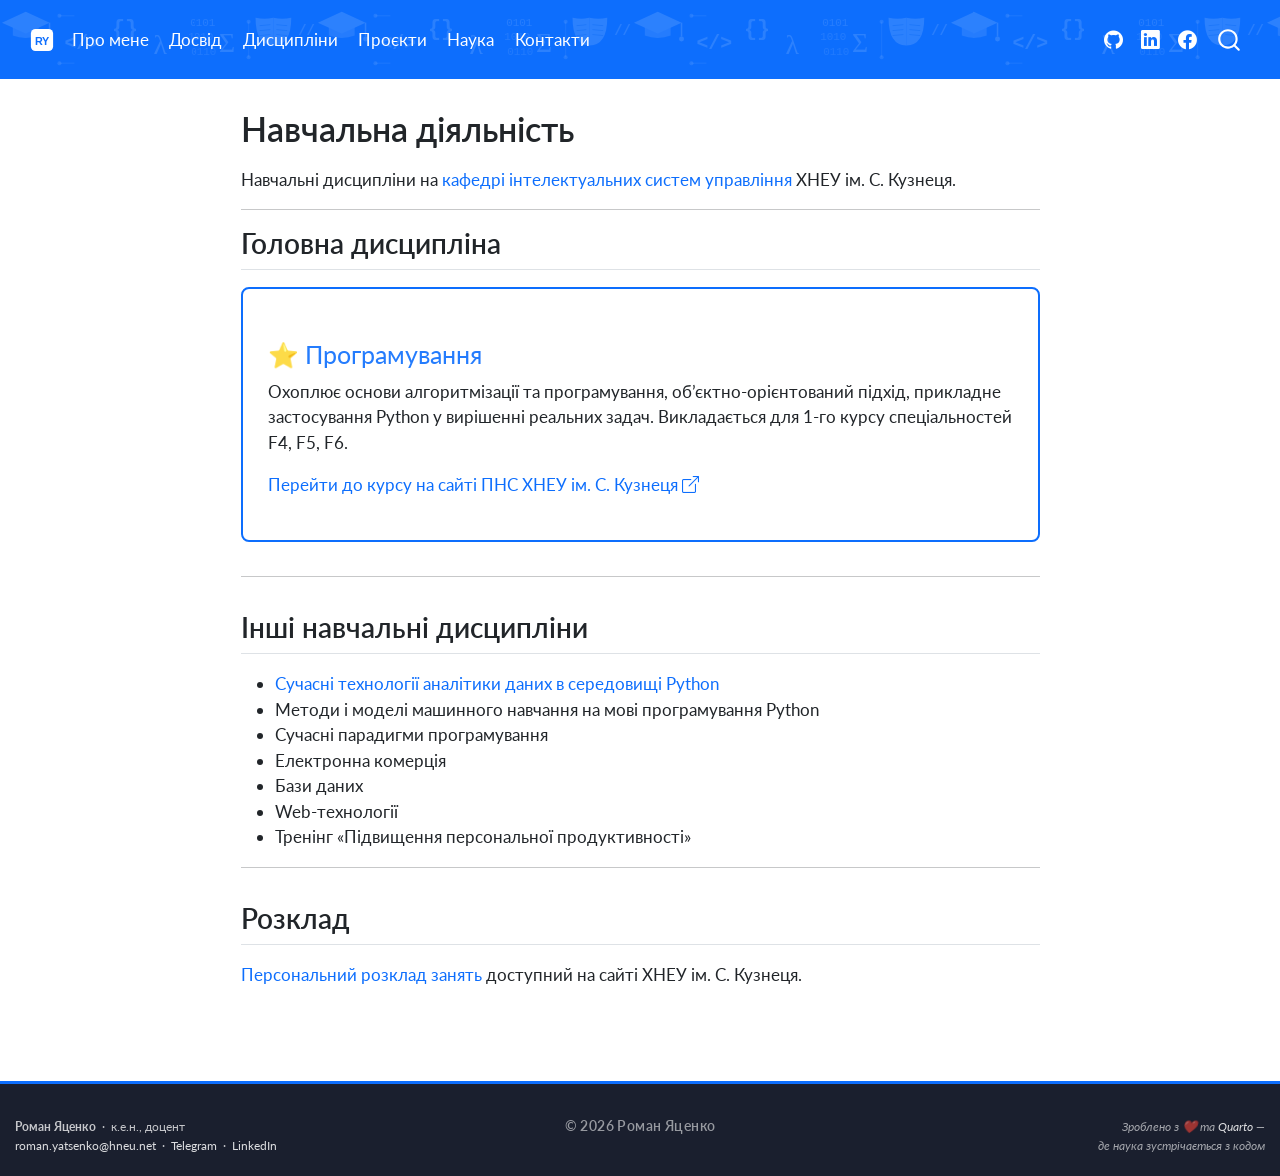
<file: teaching.html>
<!DOCTYPE html>
<html xmlns="http://www.w3.org/1999/xhtml" lang="uk" xml:lang="uk"><head>

<meta charset="utf-8">
<meta name="generator" content="quarto-1.11.9">

<meta name="viewport" content="width=device-width, initial-scale=1.0, user-scalable=yes">


<title>Навчальна діяльність – Роман Яценко</title>
<style>
/* Default styles provided by pandoc.
** See https://pandoc.org/MANUAL.html#variables-for-html for config info.
*/
span.smallcaps{font-variant: small-caps;}
div.columns{display: flex; gap: 1.5em;}
div.column{flex: auto;}
@media screen {
div.columns{gap: min(4vw, 1.5em);}
div.column{overflow-x: auto;}
}
div.hanging-indent{margin-left: 1.5em; text-indent: -1.5em;}
ul.task-list{list-style: none;}
ul.task-list li input[type="checkbox"] {
  width: 0.8em;
  margin: 0 0.8em 0.2em -1em; /* quarto-specific, see https://github.com/quarto-dev/quarto-cli/issues/4556 */ 
  vertical-align: middle;
}
</style>


<script src="site_libs/quarto-nav/quarto-nav.js"></script>
<script src="site_libs/quarto-nav/headroom.min.js"></script>
<script src="site_libs/clipboard/clipboard.min.js"></script>
<script src="site_libs/quarto-search/autocomplete.umd.js"></script>
<script src="site_libs/quarto-search/fuse.min.js"></script>
<script src="site_libs/quarto-search/quarto-search.js"></script>
<meta name="quarto:offset" content="./">
<link href="./images/favicon.ico" rel="icon">
<script src="site_libs/quarto-html/quarto.js" type="module"></script>
<script src="site_libs/quarto-html/tabsets/tabsets.js" type="module"></script>
<script src="site_libs/quarto-html/scrollable-regions/scrollable-regions.js" type="module"></script>
<script src="site_libs/quarto-html/popper.min.js"></script>
<script src="site_libs/quarto-html/tippy.umd.min.js"></script>
<script src="site_libs/quarto-html/anchor.min.js"></script>
<link href="site_libs/quarto-html/tippy.css" rel="stylesheet">
<link href="site_libs/quarto-html/quarto-syntax-highlighting-0b983791fd02a84ab17c6cf8e5c4fb5d.css" rel="stylesheet" id="quarto-text-highlighting-styles">
<script src="site_libs/bootstrap/bootstrap.min.js"></script>
<link href="site_libs/bootstrap/bootstrap-icons.css" rel="stylesheet">
<link href="site_libs/bootstrap/bootstrap-4b6283bc36794a69f3215ae0399c99f9.min.css" rel="stylesheet" append-hash="true" id="quarto-bootstrap" data-mode="light">
<script id="quarto-search-options" type="application/json">{
  "location": "navbar",
  "copy-button": false,
  "collapse-after": 3,
  "panel-placement": "end",
  "type": "overlay",
  "limit": 50,
  "keyboard-shortcut": [
    "f",
    "/",
    "s"
  ],
  "show-item-context": false,
  "language": {
    "search-no-results-text": "No results",
    "search-matching-documents-text": "matching documents",
    "search-copy-link-title": "Copy link to search",
    "search-hide-matches-text": "Hide additional matches",
    "search-more-match-text": "more match in this document",
    "search-more-matches-text": "more matches in this document",
    "search-clear-button-title": "Clear",
    "search-text-placeholder": "",
    "search-detached-cancel-button-title": "Cancel",
    "search-submit-button-title": "Submit",
    "search-label": "Search"
  }
}</script>


</head>

<body class="nav-fixed fullcontent quarto-light"><a id="quarto-skip-link" class="visually-hidden-focusable" href="#quarto-document-content">Skip to main content</a>

<div id="quarto-search-results"></div>
  <header id="quarto-header" class="headroom fixed-top">
    <nav class="navbar navbar-expand-lg " data-bs-theme="dark" aria-label="Site">
      <div class="navbar-container container-fluid">
      <div class="navbar-brand-container mx-auto">
    <a href="./index.html" class="navbar-brand navbar-brand-logo">
    <img src="./images/logo.svg" alt="RY" class="navbar-logo light-content">
    <img src="./images/logo.svg" alt="RY" class="navbar-logo dark-content">
    </a>
  </div>
          <button class="navbar-toggler" type="button" data-bs-toggle="collapse" data-bs-target="#navbarCollapse" aria-controls="navbarCollapse" aria-expanded="false" aria-label="Toggle navigation" onclick="if (window.quartoToggleHeadroom) { window.quartoToggleHeadroom(); }">
  <span class="navbar-toggler-icon"></span>
</button>
          <div class="collapse navbar-collapse" id="navbarCollapse">
            <ul class="navbar-nav navbar-nav-scroll me-auto">
  <li class="nav-item">
    <a class="nav-link" href="./index.html"> 
<span class="menu-text">Про мене</span></a>
  </li>  
  <li class="nav-item">
    <a class="nav-link" href="./experience.html"> 
<span class="menu-text">Досвід</span></a>
  </li>  
  <li class="nav-item">
    <a class="nav-link active" href="./teaching.html" aria-current="page"> 
<span class="menu-text">Дисципліни</span></a>
  </li>  
  <li class="nav-item">
    <a class="nav-link" href="./projects.html"> 
<span class="menu-text">Проєкти</span></a>
  </li>  
  <li class="nav-item">
    <a class="nav-link" href="./science.html"> 
<span class="menu-text">Наука</span></a>
  </li>  
  <li class="nav-item">
    <a class="nav-link" href="./contacts.html"> 
<span class="menu-text">Контакти</span></a>
  </li>  
</ul>
            <ul class="navbar-nav navbar-nav-scroll ms-auto">
  <li class="nav-item compact">
    <a class="nav-link" href="https://github.com/roman-yatsenko"> <i class="bi bi-github" role="img">
</i> 
<span class="menu-text"></span></a>
  </li>  
  <li class="nav-item compact">
    <a class="nav-link" href="https://linkedin.com/in/yatsenkorm"> <i class="bi bi-linkedin" role="img">
</i> 
<span class="menu-text"></span></a>
  </li>  
  <li class="nav-item compact">
    <a class="nav-link" href="https://www.facebook.com/profile.php?id=61576990610124"> <i class="bi bi-facebook" role="img">
</i> 
<span class="menu-text"></span></a>
  </li>  
</ul>
          </div> <!-- /navcollapse -->
            <div class="quarto-navbar-tools">
</div>
            <div id="quarto-search" class="" title="Search"></div>
      </div> <!-- /container-fluid -->
    </nav>
</header>
<!-- content -->
<div id="quarto-content" class="quarto-container page-columns page-rows-contents page-layout-article page-navbar">
<!-- sidebar -->
<!-- margin-sidebar -->
    
<!-- main -->
<main class="content" id="quarto-document-content" tabindex="-1">

<header id="title-block-header" class="quarto-title-block default">
<div class="quarto-title">
<h1 class="title">Навчальна діяльність</h1>
</div>



<div class="quarto-title-meta">

    
  
    
  </div>
  


</header>


<p>Навчальні дисципліни на <a href="https://isu.hneu.edu.ua/vykladachi/yatsenko-roman-mykolajovych/">кафедрі інтелектуальних систем управління</a> ХНЕУ ім. С. Кузнеця.</p>
<hr>
<section id="головна-дисципліна" class="level2">
<h2 class="anchored" data-anchor-id="головна-дисципліна">Головна дисципліна</h2>
<section id="програмування" class="level3 featured-project">
<h3 class="anchored" data-anchor-id="програмування">⭐ <a href="https://pns.hneu.edu.ua/course/view.php?id=8027">Програмування</a></h3>
<p>Охоплює основи алгоритмізації та програмування, об’єктно-орієнтований підхід, прикладне застосування Python у вирішенні реальних задач. Викладається для 1-го курсу спеціальностей F4, F5, F6.</p>
<p><a href="https://pns.hneu.edu.ua/course/view.php?id=8027" target="_blank" rel="noopener">Перейти до курсу на сайті ПНС ХНЕУ ім.&nbsp;С.&nbsp;Кузнеця <i class="bi bi-box-arrow-up-right"></i></a></p>
</section>
<hr>
</section>
<section id="інші-навчальні-дисципліни" class="level2">
<h2 class="anchored" data-anchor-id="інші-навчальні-дисципліни">Інші навчальні дисципліни</h2>
<ul>
<li><a href="https://pns.hneu.edu.ua/course/view.php?id=10392">Сучасні технології аналітики даних в середовищі Python</a></li>
<li>Методи і моделі машинного навчання на мові програмування Python</li>
<li>Сучасні парадигми програмування</li>
<li>Електронна комерція</li>
<li>Бази даних</li>
<li>Web-технології</li>
<li>Тренінг «Підвищення персональної продуктивності»</li>
</ul>
<hr>
</section>
<section id="розклад" class="level2">
<h2 class="anchored" data-anchor-id="розклад">Розклад</h2>
<p><a href="http://rozklad.hneu.edu.ua/schedule/schedule?employee=456609">Персональний розклад занять</a> доступний на сайті ХНЕУ ім. С. Кузнеця.</p>


</section>

</main> <!-- /main -->
<script src="https://cdn.shukai.ai/widget.js" data-key="lGi_SHey3qiFWB5E4t59j0dHcE7MZX7IjPTw_h333bQ" data-code="default" data-agent-base="https://agent.shukai.ai" async=""></script>
<script id="quarto-html-after-body" type="application/javascript">
  window.document.addEventListener("DOMContentLoaded", function (event) {
    const icon = "";
    const anchorJS = new window.AnchorJS();
    anchorJS.options = {
      placement: 'right',
      icon: icon
    };
    anchorJS.add('.anchored');
    const isCodeAnnotation = (el) => {
      for (const clz of el.classList) {
        if (clz.startsWith('code-annotation-')) {                     
          return true;
        }
      }
      return false;
    }
    const onCopySuccess = function(e) {
      // button target
      const button = e.trigger;
      // don't keep focus
      button.blur();
      // flash "checked"
      button.classList.add('code-copy-button-checked');
      var currentTitle = button.getAttribute("title");
      button.setAttribute("title", "Copied!");
      let tooltip;
      if (window.bootstrap) {
        button.setAttribute("data-bs-toggle", "tooltip");
        button.setAttribute("data-bs-placement", "left");
        button.setAttribute("data-bs-title", "Copied!");
        tooltip = new bootstrap.Tooltip(button, 
          { trigger: "manual", 
            customClass: "code-copy-button-tooltip",
            offset: [0, -8]});
        tooltip.show();    
      }
      setTimeout(function() {
        if (tooltip) {
          tooltip.hide();
          button.removeAttribute("data-bs-title");
          button.removeAttribute("data-bs-toggle");
          button.removeAttribute("data-bs-placement");
        }
        button.setAttribute("title", currentTitle);
        button.classList.remove('code-copy-button-checked');
      }, 1000);
      // clear code selection
      e.clearSelection();
    }
    const getTextToCopy = function(trigger) {
      const outerScaffold = trigger.parentElement.cloneNode(true);
      const codeEl = outerScaffold.querySelector('code');
      for (const childEl of codeEl.children) {
        if (isCodeAnnotation(childEl)) {
          childEl.remove();
        }
      }
      return codeEl.innerText;
    }
    const clipboard = new window.ClipboardJS('.code-copy-button:not([data-in-quarto-modal])', {
      text: getTextToCopy
    });
    clipboard.on('success', onCopySuccess);
    if (window.document.getElementById('quarto-embedded-source-code-modal')) {
      const clipboardModal = new window.ClipboardJS('.code-copy-button[data-in-quarto-modal]', {
        text: getTextToCopy,
        container: window.document.getElementById('quarto-embedded-source-code-modal')
      });
      clipboardModal.on('success', onCopySuccess);
    }
      var localhostRegex = new RegExp(/^(?:http|https):\/\/localhost\:?[0-9]*\//);
      var mailtoRegex = new RegExp(/^mailto:/);
        var filterRegex = new RegExp("https:\/\/roman-yatsenko\.github\.io\/");
      var isInternal = (href) => {
          return filterRegex.test(href) || localhostRegex.test(href) || mailtoRegex.test(href);
      }
      // Inspect non-navigation links and adorn them if external
      window.quartoDecorateExternalLinks = function (root) {
     var links = (root || window.document).querySelectorAll('a[href]:not(.nav-link):not(.navbar-brand):not(.toc-action):not(.sidebar-link):not(.sidebar-item-toggle):not(.pagination-link):not(.no-external):not([aria-hidden]):not(.dropdown-item):not(.quarto-navigation-tool):not(.about-link)');
      for (var i=0; i<links.length; i++) {
        const link = links[i];
        if (!isInternal(link.href)) {
          // undo the damage that might have been done by quarto-nav.js in the case of
          // links that we want to consider external
          if (link.dataset.originalHref !== undefined) {
            link.href = link.dataset.originalHref;
          }
          if (!link.classList.contains('no-external-icon')) {
          }
        }
      }
      };
      window.quartoDecorateExternalLinks(window.document);
    // Esc closes the popup (WCAG 1.4.13) and focus leaving both trigger and
    // popup closes it (WCAG 2.4.11); tippy handles neither for interactive popups.
    const hideOnEscAndFocusOut = {
      name: 'hideOnEscAndFocusOut',
      defaultValue: true,
      fn(instance) {
        const dismiss = () => {
          // A show scheduled by the trigger delay would otherwise reopen it
          instance.clearDelayTimeouts();
          instance.hide();
        };
        const onKeyDown = (event) => {
          if (event.key !== 'Escape') {
            return;
          }
          // Keep Esc from also reaching page handlers (e.g. reveal.js overview),
          // except an open reveal.js slide menu, which Esc should close too.
          // The menu handles keys only when its keyboard option is on.
          const menuHandlesEsc = window.Reveal?.getPlugin?.('menu')?.isOpen() &&
            window.Reveal.getConfig().menu?.keyboard !== false;
          if (!menuHandlesEsc) {
            event.stopPropagation();
          }
          if (instance.popper.contains(window.document.activeElement)) {
            // Disabled while refocusing so the focus trigger does not reopen it
            instance.disable();
            instance.reference.focus();
            instance.enable();
          }
          dismiss();
        };
        const onFocusOut = (event) => {
          const target = event.relatedTarget;
          if (target && !instance.reference.contains(target) &&
              !instance.popper.contains(target)) {
            dismiss();
          }
        };
        // On the trigger too: a click trigger (code-annotations: select) has no
        // blur handling. Attached for the instance's lifetime so leaving the
        // trigger also cancels a show still pending on the trigger delay.
        instance.reference.addEventListener('focusout', onFocusOut);
        return {
          onShow() {
            window.document.addEventListener('keydown', onKeyDown, true);
            instance.popper.addEventListener('focusout', onFocusOut);
          },
          onHide() {
            window.document.removeEventListener('keydown', onKeyDown, true);
            instance.popper.removeEventListener('focusout', onFocusOut);
          },
          onDestroy() {
            instance.reference.removeEventListener('focusout', onFocusOut);
          },
        };
      },
    };
    function tippyHover(el, contentFn, onTriggerFn, onUntriggerFn) {
      const config = {
        allowHTML: true,
        maxWidth: 500,
        delay: 100,
        arrow: false,
        appendTo: function(el) {
            return el.parentElement;
        },
        interactive: true,
        interactiveBorder: 10,
        theme: 'quarto',
        placement: 'bottom-start',
        plugins: [hideOnEscAndFocusOut],
      };
      if (contentFn) {
        config.content = contentFn;
      }
      if (onTriggerFn) {
        config.onTrigger = onTriggerFn;
      }
      if (onUntriggerFn) {
        config.onUntrigger = onUntriggerFn;
      }
      window.tippy(el, config); 
    }
    const noterefs = window.document.querySelectorAll('a[role="doc-noteref"]');
    for (var i=0; i<noterefs.length; i++) {
      const ref = noterefs[i];
      tippyHover(ref, function() {
        // use id or data attribute instead here
        let href = ref.getAttribute('data-footnote-href') || ref.getAttribute('href');
        try { href = new URL(href).hash; } catch {}
        const id = href.replace(/^#\/?/, "");
        const note = window.document.getElementById(id);
        if (note) {
          return note.innerHTML;
        } else {
          return "";
        }
      });
    }
    const xrefs = window.document.querySelectorAll('a.quarto-xref');
    const processXRef = (id, note) => {
      // Strip column container classes
      const stripColumnClz = (el) => {
        el.classList.remove("page-full", "page-columns");
        if (el.children) {
          for (const child of el.children) {
            stripColumnClz(child);
          }
        }
      }
      stripColumnClz(note)
      if (id === null || id.startsWith('sec-')) {
        // Special case sections, only their first couple elements
        const container = document.createElement("div");
        if (note.children && note.children.length > 2) {
          container.appendChild(note.children[0].cloneNode(true));
          for (let i = 1; i < note.children.length; i++) {
            const child = note.children[i];
            if (child.tagName === "P" && child.innerText === "") {
              continue;
            } else {
              container.appendChild(child.cloneNode(true));
              break;
            }
          }
          if (window.Quarto?.typesetMath) {
            window.Quarto.typesetMath(container);
          }
          return container.innerHTML
        } else {
          if (window.Quarto?.typesetMath) {
            window.Quarto.typesetMath(note);
          }
          return note.innerHTML;
        }
      } else {
        // Remove any anchor links if they are present
        const anchorLink = note.querySelector('a.anchorjs-link');
        if (anchorLink) {
          anchorLink.remove();
        }
        if (window.Quarto?.typesetMath) {
          window.Quarto.typesetMath(note);
        }
        if (note.classList.contains("callout")) {
          return note.outerHTML;
        } else {
          return note.innerHTML;
        }
      }
    }
    for (var i=0; i<xrefs.length; i++) {
      const xref = xrefs[i];
      tippyHover(xref, undefined, function(instance) {
        instance.disable();
        let url = xref.getAttribute('href');
        let hash = undefined; 
        if (url.startsWith('#')) {
          hash = url;
        } else {
          try { hash = new URL(url).hash; } catch {}
        }
        if (hash) {
          const id = hash.replace(/^#\/?/, "");
          const note = window.document.getElementById(id);
          if (note !== null) {
            try {
              const html = processXRef(id, note.cloneNode(true));
              instance.setContent(html);
            } finally {
              instance.enable();
              instance.show();
            }
          } else {
            // See if we can fetch this
            fetch(url.split('#')[0])
            .then(res => res.text())
            .then(html => {
              const parser = new DOMParser();
              const htmlDoc = parser.parseFromString(html, "text/html");
              const note = htmlDoc.getElementById(id);
              if (note !== null) {
                const html = processXRef(id, note);
                instance.setContent(html);
              } 
            }).finally(() => {
              instance.enable();
              instance.show();
            });
          }
        } else {
          // See if we can fetch a full url (with no hash to target)
          // This is a special case and we should probably do some content thinning / targeting
          fetch(url)
          .then(res => res.text())
          .then(html => {
            const parser = new DOMParser();
            const htmlDoc = parser.parseFromString(html, "text/html");
            const note = htmlDoc.querySelector('main.content');
            if (note !== null) {
              // This should only happen for chapter cross references
              // (since there is no id in the URL)
              // remove the first header
              if (note.children.length > 0 && note.children[0].tagName === "HEADER") {
                note.children[0].remove();
              }
              const html = processXRef(null, note);
              instance.setContent(html);
            } 
          }).finally(() => {
            instance.enable();
            instance.show();
          });
        }
      }, function(instance) {
      });
    }
        let selectedAnnoteEl;
        const selectorForAnnotation = ( cell, annotation) => {
          let cellAttr = 'data-code-cell="' + cell + '"';
          let lineAttr = 'data-code-annotation="' +  annotation + '"';
          const selector = 'span[' + cellAttr + '][' + lineAttr + ']';
          return selector;
        }
        const selectCodeLines = (annoteEl) => {
          const doc = window.document;
          const targetCell = annoteEl.getAttribute("data-target-cell");
          const targetAnnotation = annoteEl.getAttribute("data-target-annotation");
          const annoteSpan = window.document.querySelector(selectorForAnnotation(targetCell, targetAnnotation));
          const lines = annoteSpan.getAttribute("data-code-lines").split(",");
          const lineIds = lines.map((line) => {
            return targetCell + "-" + line;
          })
          // Each band is positioned against its own containing block, which is
          // not the offsetParent of the lines, so place it from client rects.
          const placeBand = (band, firstEl, lastEl, codeBlock) => {
            const container = band.offsetParent;
            if (container === null) {
              return;
            }
            const containerRect = container.getBoundingClientRect();
            // Reveal.js scales slides with a transform, so convert client
            // pixels back to the CSS pixels of the container.
            const scale = containerRect.height / container.offsetHeight || 1;
            const firstRect = firstEl.getBoundingClientRect();
            const lastRect = lastEl.getBoundingClientRect();
            const top = (firstRect.top - containerRect.top) / scale - container.clientTop + container.scrollTop;
            const height = (lastRect.bottom - firstRect.top) / scale;
            band.style.top = top - 2 + "px";
            band.style.height = height + 4 + "px";
            if (codeBlock) {
              // Without the copy button wrapper, the containing block is wider
              // than the code block, so span the code block explicitly.
              const blockRect = codeBlock.getBoundingClientRect();
              band.style.left = (blockRect.left - containerRect.left) / scale - container.clientLeft + container.scrollLeft + "px";
              band.style.width = blockRect.width / scale + "px";
            }
          };
          if (lineIds.length > 0) {
            const el = window.document.getElementById(lineIds[0]);
            const lastEl = window.document.getElementById(lineIds[lineIds.length - 1]);
            const parent = el.parentElement.parentElement;
            // cook up a div (if necessary) and position it
            let div = window.document.getElementById("code-annotation-line-highlight");
            if (div === null) {
              div = window.document.createElement("div");
              div.setAttribute("id", "code-annotation-line-highlight");
              div.style.position = 'absolute';
              parent.appendChild(div);
            }
            placeBand(div, el, lastEl, parent.closest("div.sourceCode") || parent);
            let gutterDiv = window.document.getElementById("code-annotation-line-highlight-gutter");
            if (gutterDiv === null) {
              gutterDiv = window.document.createElement("div");
              gutterDiv.setAttribute("id", "code-annotation-line-highlight-gutter");
              gutterDiv.style.position = 'absolute';
              const codeCell = window.document.getElementById(targetCell);
              const gutter = codeCell.querySelector('.code-annotation-gutter');
              gutter.appendChild(gutterDiv);
            }
            placeBand(gutterDiv, el, lastEl);
            selectedAnnoteEl = annoteEl;
          }
        };
        const unselectCodeLines = () => {
          const elementsIds = ["code-annotation-line-highlight", "code-annotation-line-highlight-gutter"];
          elementsIds.forEach((elId) => {
            const div = window.document.getElementById(elId);
            if (div) {
              div.remove();
            }
          });
          selectedAnnoteEl = undefined;
        };
          // Handle positioning of the toggle
      window.addEventListener(
        "resize",
        throttle(() => {
          elRect = undefined;
          if (selectedAnnoteEl) {
            selectCodeLines(selectedAnnoteEl);
          }
        }, 10)
      );
      function throttle(fn, ms) {
      let throttle = false;
      let timer;
        return (...args) => {
          if(!throttle) { // first call gets through
              fn.apply(this, args);
              throttle = true;
          } else { // all the others get throttled
              if(timer) clearTimeout(timer); // cancel #2
              timer = setTimeout(() => {
                fn.apply(this, args);
                timer = throttle = false;
              }, ms);
          }
        };
      }
        // Attach click handler to the DT
        const annoteDls = window.document.querySelectorAll('dt[data-target-cell]');
        for (const annoteDlNode of annoteDls) {
          annoteDlNode.addEventListener('click', (event) => {
            const clickedEl = event.target;
            if (clickedEl !== selectedAnnoteEl) {
              unselectCodeLines();
              const activeEl = window.document.querySelector('dt[data-target-cell].code-annotation-active');
              if (activeEl) {
                activeEl.classList.remove('code-annotation-active');
              }
              selectCodeLines(clickedEl);
              clickedEl.classList.add('code-annotation-active');
            } else {
              // Unselect the line
              unselectCodeLines();
              clickedEl.classList.remove('code-annotation-active');
            }
          });
        }
    const findCites = (el) => {
      const parentEl = el.parentElement;
      if (parentEl) {
        const cites = parentEl.dataset.cites;
        if (cites) {
          return {
            el,
            cites: cites.split(' ')
          };
        } else {
          return findCites(el.parentElement)
        }
      } else {
        return undefined;
      }
    };
    var bibliorefs = window.document.querySelectorAll('a[role="doc-biblioref"]');
    for (var i=0; i<bibliorefs.length; i++) {
      const ref = bibliorefs[i];
      const citeInfo = findCites(ref);
      if (citeInfo) {
        tippyHover(citeInfo.el, function() {
          var popup = window.document.createElement('div');
          citeInfo.cites.forEach(function(cite) {
            var citeDiv = window.document.createElement('div');
            citeDiv.classList.add('hanging-indent');
            citeDiv.classList.add('csl-entry');
            var biblioDiv = window.document.getElementById('ref-' + cite);
            if (biblioDiv) {
              citeDiv.innerHTML = biblioDiv.innerHTML;
            }
            popup.appendChild(citeDiv);
          });
          return popup.innerHTML;
        });
      }
    }
  });
  </script>
  <script type="application/javascript">
  window.quartoScrollableRegionsLabels = {"code":"Scrollable code","output":"Scrollable output"};
  </script>
</div> <!-- /content -->
<footer class="footer">
  <div class="nav-footer">
    <div class="nav-footer-left">
<p><strong>Роман Яценко</strong> &nbsp;·&nbsp; к.е.н., доцент <br> <a href="mailto:roman.yatsenko@hneu.net">roman.yatsenko@hneu.net</a> &nbsp;·&nbsp; <a href="https://t.me/YaRo_Kharkiv">Telegram</a> &nbsp;·&nbsp; <a href="https://linkedin.com/in/yatsenkorm">LinkedIn</a></p>
</div>   
    <div class="nav-footer-center">
<p>© 2026 Роман Яценко</p>
</div>
    <div class="nav-footer-right">
<p>Зроблено з ❤️ та <a href="https://quarto.org">Quarto</a> —<br>
<em>де наука зустрічається з кодом</em></p>
</div>
  </div>
</footer>




</body></html>
</file>
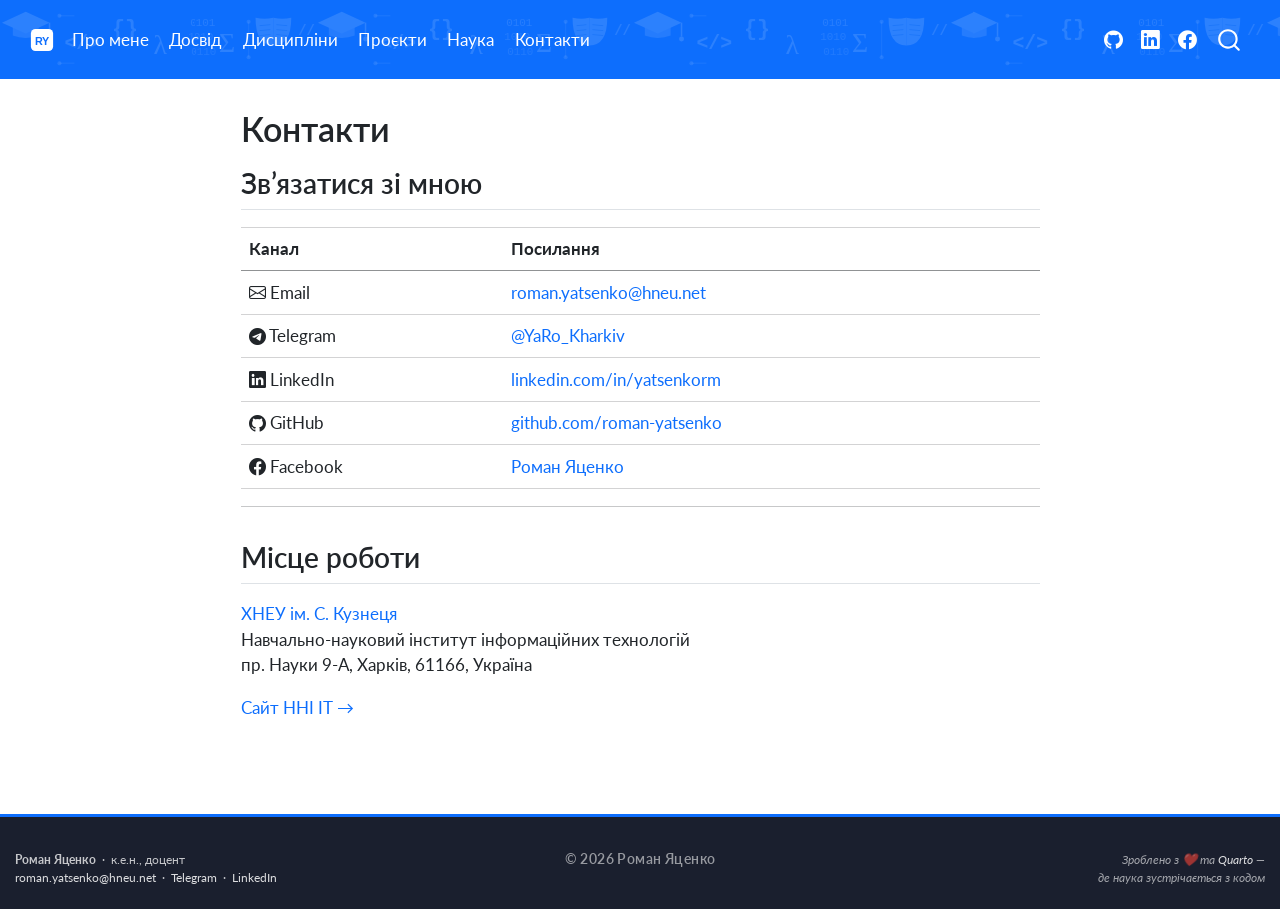
<file: docs/contacts.html>
<!DOCTYPE html>
<html xmlns="http://www.w3.org/1999/xhtml" lang="uk" xml:lang="uk"><head>

<meta charset="utf-8">
<meta name="generator" content="quarto-1.11.9">

<meta name="viewport" content="width=device-width, initial-scale=1.0, user-scalable=yes">


<title>Контакти – Роман Яценко</title>
<style>
/* Default styles provided by pandoc.
** See https://pandoc.org/MANUAL.html#variables-for-html for config info.
*/
span.smallcaps{font-variant: small-caps;}
div.columns{display: flex; gap: 1.5em;}
div.column{flex: auto;}
@media screen {
div.columns{gap: min(4vw, 1.5em);}
div.column{overflow-x: auto;}
}
div.hanging-indent{margin-left: 1.5em; text-indent: -1.5em;}
ul.task-list{list-style: none;}
ul.task-list li input[type="checkbox"] {
  width: 0.8em;
  margin: 0 0.8em 0.2em -1em; /* quarto-specific, see https://github.com/quarto-dev/quarto-cli/issues/4556 */ 
  vertical-align: middle;
}
</style>


<script src="site_libs/quarto-nav/quarto-nav.js"></script>
<script src="site_libs/quarto-nav/headroom.min.js"></script>
<script src="site_libs/clipboard/clipboard.min.js"></script>
<script src="site_libs/quarto-search/autocomplete.umd.js"></script>
<script src="site_libs/quarto-search/fuse.min.js"></script>
<script src="site_libs/quarto-search/quarto-search.js"></script>
<meta name="quarto:offset" content="./">
<link href="./images/favicon.ico" rel="icon">
<script src="site_libs/quarto-html/quarto.js" type="module"></script>
<script src="site_libs/quarto-html/tabsets/tabsets.js" type="module"></script>
<script src="site_libs/quarto-html/scrollable-regions/scrollable-regions.js" type="module"></script>
<script src="site_libs/quarto-html/popper.min.js"></script>
<script src="site_libs/quarto-html/tippy.umd.min.js"></script>
<script src="site_libs/quarto-html/anchor.min.js"></script>
<link href="site_libs/quarto-html/tippy.css" rel="stylesheet">
<link href="site_libs/quarto-html/quarto-syntax-highlighting-0b983791fd02a84ab17c6cf8e5c4fb5d.css" rel="stylesheet" id="quarto-text-highlighting-styles">
<script src="site_libs/bootstrap/bootstrap.min.js"></script>
<link href="site_libs/bootstrap/bootstrap-icons.css" rel="stylesheet">
<link href="site_libs/bootstrap/bootstrap-37aae07f8a29670ae854b33a86d645ce.min.css" rel="stylesheet" append-hash="true" id="quarto-bootstrap" data-mode="light">
<script id="quarto-search-options" type="application/json">{
  "location": "navbar",
  "copy-button": false,
  "collapse-after": 3,
  "panel-placement": "end",
  "type": "overlay",
  "limit": 50,
  "keyboard-shortcut": [
    "f",
    "/",
    "s"
  ],
  "show-item-context": false,
  "language": {
    "search-no-results-text": "No results",
    "search-matching-documents-text": "matching documents",
    "search-copy-link-title": "Copy link to search",
    "search-hide-matches-text": "Hide additional matches",
    "search-more-match-text": "more match in this document",
    "search-more-matches-text": "more matches in this document",
    "search-clear-button-title": "Clear",
    "search-text-placeholder": "",
    "search-detached-cancel-button-title": "Cancel",
    "search-submit-button-title": "Submit",
    "search-label": "Search"
  }
}</script>


</head>

<body class="nav-fixed fullcontent quarto-light"><a id="quarto-skip-link" class="visually-hidden-focusable" href="#quarto-document-content">Skip to main content</a>

<div id="quarto-search-results"></div>
  <header id="quarto-header" class="headroom fixed-top">
    <nav class="navbar navbar-expand-lg " data-bs-theme="dark" aria-label="Site">
      <div class="navbar-container container-fluid">
      <div class="navbar-brand-container mx-auto">
    <a href="./index.html" class="navbar-brand navbar-brand-logo">
    <img src="./images/logo.svg" alt="RY" class="navbar-logo light-content">
    <img src="./images/logo.svg" alt="RY" class="navbar-logo dark-content">
    </a>
  </div>
          <button class="navbar-toggler" type="button" data-bs-toggle="collapse" data-bs-target="#navbarCollapse" aria-controls="navbarCollapse" aria-expanded="false" aria-label="Toggle navigation" onclick="if (window.quartoToggleHeadroom) { window.quartoToggleHeadroom(); }">
  <span class="navbar-toggler-icon"></span>
</button>
          <div class="collapse navbar-collapse" id="navbarCollapse">
            <ul class="navbar-nav navbar-nav-scroll me-auto">
  <li class="nav-item">
    <a class="nav-link" href="./index.html"> 
<span class="menu-text">Про мене</span></a>
  </li>  
  <li class="nav-item">
    <a class="nav-link" href="./experience.html"> 
<span class="menu-text">Досвід</span></a>
  </li>  
  <li class="nav-item">
    <a class="nav-link" href="./teaching.html"> 
<span class="menu-text">Дисципліни</span></a>
  </li>  
  <li class="nav-item">
    <a class="nav-link" href="./projects.html"> 
<span class="menu-text">Проєкти</span></a>
  </li>  
  <li class="nav-item">
    <a class="nav-link" href="./science.html"> 
<span class="menu-text">Наука</span></a>
  </li>  
  <li class="nav-item">
    <a class="nav-link active" href="./contacts.html" aria-current="page"> 
<span class="menu-text">Контакти</span></a>
  </li>  
</ul>
            <ul class="navbar-nav navbar-nav-scroll ms-auto">
  <li class="nav-item compact">
    <a class="nav-link" href="https://github.com/roman-yatsenko"> <i class="bi bi-github" role="img">
</i> 
<span class="menu-text"></span></a>
  </li>  
  <li class="nav-item compact">
    <a class="nav-link" href="https://linkedin.com/in/yatsenkorm"> <i class="bi bi-linkedin" role="img">
</i> 
<span class="menu-text"></span></a>
  </li>  
  <li class="nav-item compact">
    <a class="nav-link" href="https://www.facebook.com/profile.php?id=61576990610124"> <i class="bi bi-facebook" role="img">
</i> 
<span class="menu-text"></span></a>
  </li>  
</ul>
          </div> <!-- /navcollapse -->
            <div class="quarto-navbar-tools">
</div>
            <div id="quarto-search" class="" title="Search"></div>
      </div> <!-- /container-fluid -->
    </nav>
</header>
<!-- content -->
<div id="quarto-content" class="quarto-container page-columns page-rows-contents page-layout-article page-navbar">
<!-- sidebar -->
<!-- margin-sidebar -->
    
<!-- main -->
<main class="content" id="quarto-document-content" tabindex="-1">

<header id="title-block-header" class="quarto-title-block default">
<div class="quarto-title">
<h1 class="title">Контакти</h1>
</div>



<div class="quarto-title-meta">

    
  
    
  </div>
  


</header>


<section id="звязатися-зі-мною" class="level2">
<h2 class="anchored" data-anchor-id="звязатися-зі-мною">Зв’язатися зі мною</h2>
<table class="caption-top table">
<thead>
<tr class="header">
<th>Канал</th>
<th>Посилання</th>
</tr>
</thead>
<tbody>
<tr class="odd">
<td><i class="bi bi-envelope"></i> Email</td>
<td><a href="mailto:roman.yatsenko@hneu.net">roman.yatsenko@hneu.net</a></td>
</tr>
<tr class="even">
<td><i class="bi bi-telegram"></i> Telegram</td>
<td><a href="https://t.me/YaRo_Kharkiv"><span class="citation" data-cites="YaRo_Kharkiv">@YaRo_Kharkiv</span></a></td>
</tr>
<tr class="odd">
<td><i class="bi bi-linkedin"></i> LinkedIn</td>
<td><a href="https://linkedin.com/in/yatsenkorm">linkedin.com/in/yatsenkorm</a></td>
</tr>
<tr class="even">
<td><i class="bi bi-github"></i> GitHub</td>
<td><a href="https://github.com/roman-yatsenko">github.com/roman-yatsenko</a></td>
</tr>
<tr class="odd">
<td><i class="bi bi-facebook"></i> Facebook</td>
<td><a href="https://www.facebook.com/profile.php?id=61576990610124">Роман Яценко</a></td>
</tr>
</tbody>
</table>
<hr>
</section>
<section id="місце-роботи" class="level2">
<h2 class="anchored" data-anchor-id="місце-роботи">Місце роботи</h2>
<p><strong><a href="https://hneu.edu.ua/">ХНЕУ ім. С. Кузнеця</a></strong><br>
Навчально-науковий інститут інформаційних технологій<br>
пр. Науки 9-А, Харків, 61166, Україна</p>
<p><a href="https://it.hneu.edu.ua/">Сайт ННІ ІТ →</a></p>


</section>

</main> <!-- /main -->
<script src="https://cdn.shukai.ai/widget.js" data-key="lGi_SHey3qiFWB5E4t59j0dHcE7MZX7IjPTw_h333bQ" data-code="default" data-agent-base="https://agent.shukai.ai" async=""></script>

<script id="quarto-html-after-body" type="application/javascript">
  window.document.addEventListener("DOMContentLoaded", function (event) {
    const icon = "";
    const anchorJS = new window.AnchorJS();
    anchorJS.options = {
      placement: 'right',
      icon: icon
    };
    anchorJS.add('.anchored');
    const isCodeAnnotation = (el) => {
      for (const clz of el.classList) {
        if (clz.startsWith('code-annotation-')) {                     
          return true;
        }
      }
      return false;
    }
    const onCopySuccess = function(e) {
      // button target
      const button = e.trigger;
      // don't keep focus
      button.blur();
      // flash "checked"
      button.classList.add('code-copy-button-checked');
      var currentTitle = button.getAttribute("title");
      button.setAttribute("title", "Copied!");
      let tooltip;
      if (window.bootstrap) {
        button.setAttribute("data-bs-toggle", "tooltip");
        button.setAttribute("data-bs-placement", "left");
        button.setAttribute("data-bs-title", "Copied!");
        tooltip = new bootstrap.Tooltip(button, 
          { trigger: "manual", 
            customClass: "code-copy-button-tooltip",
            offset: [0, -8]});
        tooltip.show();    
      }
      setTimeout(function() {
        if (tooltip) {
          tooltip.hide();
          button.removeAttribute("data-bs-title");
          button.removeAttribute("data-bs-toggle");
          button.removeAttribute("data-bs-placement");
        }
        button.setAttribute("title", currentTitle);
        button.classList.remove('code-copy-button-checked');
      }, 1000);
      // clear code selection
      e.clearSelection();
    }
    const getTextToCopy = function(trigger) {
      const outerScaffold = trigger.parentElement.cloneNode(true);
      const codeEl = outerScaffold.querySelector('code');
      for (const childEl of codeEl.children) {
        if (isCodeAnnotation(childEl)) {
          childEl.remove();
        }
      }
      return codeEl.innerText;
    }
    const clipboard = new window.ClipboardJS('.code-copy-button:not([data-in-quarto-modal])', {
      text: getTextToCopy
    });
    clipboard.on('success', onCopySuccess);
    if (window.document.getElementById('quarto-embedded-source-code-modal')) {
      const clipboardModal = new window.ClipboardJS('.code-copy-button[data-in-quarto-modal]', {
        text: getTextToCopy,
        container: window.document.getElementById('quarto-embedded-source-code-modal')
      });
      clipboardModal.on('success', onCopySuccess);
    }
      var localhostRegex = new RegExp(/^(?:http|https):\/\/localhost\:?[0-9]*\//);
      var mailtoRegex = new RegExp(/^mailto:/);
        var filterRegex = new RegExp("https:\/\/roman-yatsenko\.github\.io\/");
      var isInternal = (href) => {
          return filterRegex.test(href) || localhostRegex.test(href) || mailtoRegex.test(href);
      }
      // Inspect non-navigation links and adorn them if external
      window.quartoDecorateExternalLinks = function (root) {
     var links = (root || window.document).querySelectorAll('a[href]:not(.nav-link):not(.navbar-brand):not(.toc-action):not(.sidebar-link):not(.sidebar-item-toggle):not(.pagination-link):not(.no-external):not([aria-hidden]):not(.dropdown-item):not(.quarto-navigation-tool):not(.about-link)');
      for (var i=0; i<links.length; i++) {
        const link = links[i];
        if (!isInternal(link.href)) {
          // undo the damage that might have been done by quarto-nav.js in the case of
          // links that we want to consider external
          if (link.dataset.originalHref !== undefined) {
            link.href = link.dataset.originalHref;
          }
          if (!link.classList.contains('no-external-icon')) {
          }
        }
      }
      };
      window.quartoDecorateExternalLinks(window.document);
    // Esc closes the popup (WCAG 1.4.13) and focus leaving both trigger and
    // popup closes it (WCAG 2.4.11); tippy handles neither for interactive popups.
    const hideOnEscAndFocusOut = {
      name: 'hideOnEscAndFocusOut',
      defaultValue: true,
      fn(instance) {
        const dismiss = () => {
          // A show scheduled by the trigger delay would otherwise reopen it
          instance.clearDelayTimeouts();
          instance.hide();
        };
        const onKeyDown = (event) => {
          if (event.key !== 'Escape') {
            return;
          }
          // Keep Esc from also reaching page handlers (e.g. reveal.js overview),
          // except an open reveal.js slide menu, which Esc should close too.
          // The menu handles keys only when its keyboard option is on.
          const menuHandlesEsc = window.Reveal?.getPlugin?.('menu')?.isOpen() &&
            window.Reveal.getConfig().menu?.keyboard !== false;
          if (!menuHandlesEsc) {
            event.stopPropagation();
          }
          if (instance.popper.contains(window.document.activeElement)) {
            // Disabled while refocusing so the focus trigger does not reopen it
            instance.disable();
            instance.reference.focus();
            instance.enable();
          }
          dismiss();
        };
        const onFocusOut = (event) => {
          const target = event.relatedTarget;
          if (target && !instance.reference.contains(target) &&
              !instance.popper.contains(target)) {
            dismiss();
          }
        };
        // On the trigger too: a click trigger (code-annotations: select) has no
        // blur handling. Attached for the instance's lifetime so leaving the
        // trigger also cancels a show still pending on the trigger delay.
        instance.reference.addEventListener('focusout', onFocusOut);
        return {
          onShow() {
            window.document.addEventListener('keydown', onKeyDown, true);
            instance.popper.addEventListener('focusout', onFocusOut);
          },
          onHide() {
            window.document.removeEventListener('keydown', onKeyDown, true);
            instance.popper.removeEventListener('focusout', onFocusOut);
          },
          onDestroy() {
            instance.reference.removeEventListener('focusout', onFocusOut);
          },
        };
      },
    };
    function tippyHover(el, contentFn, onTriggerFn, onUntriggerFn) {
      const config = {
        allowHTML: true,
        maxWidth: 500,
        delay: 100,
        arrow: false,
        appendTo: function(el) {
            return el.parentElement;
        },
        interactive: true,
        interactiveBorder: 10,
        theme: 'quarto',
        placement: 'bottom-start',
        plugins: [hideOnEscAndFocusOut],
      };
      if (contentFn) {
        config.content = contentFn;
      }
      if (onTriggerFn) {
        config.onTrigger = onTriggerFn;
      }
      if (onUntriggerFn) {
        config.onUntrigger = onUntriggerFn;
      }
      window.tippy(el, config); 
    }
    const noterefs = window.document.querySelectorAll('a[role="doc-noteref"]');
    for (var i=0; i<noterefs.length; i++) {
      const ref = noterefs[i];
      tippyHover(ref, function() {
        // use id or data attribute instead here
        let href = ref.getAttribute('data-footnote-href') || ref.getAttribute('href');
        try { href = new URL(href).hash; } catch {}
        const id = href.replace(/^#\/?/, "");
        const note = window.document.getElementById(id);
        if (note) {
          return note.innerHTML;
        } else {
          return "";
        }
      });
    }
    const xrefs = window.document.querySelectorAll('a.quarto-xref');
    const processXRef = (id, note) => {
      // Strip column container classes
      const stripColumnClz = (el) => {
        el.classList.remove("page-full", "page-columns");
        if (el.children) {
          for (const child of el.children) {
            stripColumnClz(child);
          }
        }
      }
      stripColumnClz(note)
      if (id === null || id.startsWith('sec-')) {
        // Special case sections, only their first couple elements
        const container = document.createElement("div");
        if (note.children && note.children.length > 2) {
          container.appendChild(note.children[0].cloneNode(true));
          for (let i = 1; i < note.children.length; i++) {
            const child = note.children[i];
            if (child.tagName === "P" && child.innerText === "") {
              continue;
            } else {
              container.appendChild(child.cloneNode(true));
              break;
            }
          }
          if (window.Quarto?.typesetMath) {
            window.Quarto.typesetMath(container);
          }
          return container.innerHTML
        } else {
          if (window.Quarto?.typesetMath) {
            window.Quarto.typesetMath(note);
          }
          return note.innerHTML;
        }
      } else {
        // Remove any anchor links if they are present
        const anchorLink = note.querySelector('a.anchorjs-link');
        if (anchorLink) {
          anchorLink.remove();
        }
        if (window.Quarto?.typesetMath) {
          window.Quarto.typesetMath(note);
        }
        if (note.classList.contains("callout")) {
          return note.outerHTML;
        } else {
          return note.innerHTML;
        }
      }
    }
    for (var i=0; i<xrefs.length; i++) {
      const xref = xrefs[i];
      tippyHover(xref, undefined, function(instance) {
        instance.disable();
        let url = xref.getAttribute('href');
        let hash = undefined; 
        if (url.startsWith('#')) {
          hash = url;
        } else {
          try { hash = new URL(url).hash; } catch {}
        }
        if (hash) {
          const id = hash.replace(/^#\/?/, "");
          const note = window.document.getElementById(id);
          if (note !== null) {
            try {
              const html = processXRef(id, note.cloneNode(true));
              instance.setContent(html);
            } finally {
              instance.enable();
              instance.show();
            }
          } else {
            // See if we can fetch this
            fetch(url.split('#')[0])
            .then(res => res.text())
            .then(html => {
              const parser = new DOMParser();
              const htmlDoc = parser.parseFromString(html, "text/html");
              const note = htmlDoc.getElementById(id);
              if (note !== null) {
                const html = processXRef(id, note);
                instance.setContent(html);
              } 
            }).finally(() => {
              instance.enable();
              instance.show();
            });
          }
        } else {
          // See if we can fetch a full url (with no hash to target)
          // This is a special case and we should probably do some content thinning / targeting
          fetch(url)
          .then(res => res.text())
          .then(html => {
            const parser = new DOMParser();
            const htmlDoc = parser.parseFromString(html, "text/html");
            const note = htmlDoc.querySelector('main.content');
            if (note !== null) {
              // This should only happen for chapter cross references
              // (since there is no id in the URL)
              // remove the first header
              if (note.children.length > 0 && note.children[0].tagName === "HEADER") {
                note.children[0].remove();
              }
              const html = processXRef(null, note);
              instance.setContent(html);
            } 
          }).finally(() => {
            instance.enable();
            instance.show();
          });
        }
      }, function(instance) {
      });
    }
        let selectedAnnoteEl;
        const selectorForAnnotation = ( cell, annotation) => {
          let cellAttr = 'data-code-cell="' + cell + '"';
          let lineAttr = 'data-code-annotation="' +  annotation + '"';
          const selector = 'span[' + cellAttr + '][' + lineAttr + ']';
          return selector;
        }
        const selectCodeLines = (annoteEl) => {
          const doc = window.document;
          const targetCell = annoteEl.getAttribute("data-target-cell");
          const targetAnnotation = annoteEl.getAttribute("data-target-annotation");
          const annoteSpan = window.document.querySelector(selectorForAnnotation(targetCell, targetAnnotation));
          const lines = annoteSpan.getAttribute("data-code-lines").split(",");
          const lineIds = lines.map((line) => {
            return targetCell + "-" + line;
          })
          // Each band is positioned against its own containing block, which is
          // not the offsetParent of the lines, so place it from client rects.
          const placeBand = (band, firstEl, lastEl, codeBlock) => {
            const container = band.offsetParent;
            if (container === null) {
              return;
            }
            const containerRect = container.getBoundingClientRect();
            // Reveal.js scales slides with a transform, so convert client
            // pixels back to the CSS pixels of the container.
            const scale = containerRect.height / container.offsetHeight || 1;
            const firstRect = firstEl.getBoundingClientRect();
            const lastRect = lastEl.getBoundingClientRect();
            const top = (firstRect.top - containerRect.top) / scale - container.clientTop + container.scrollTop;
            const height = (lastRect.bottom - firstRect.top) / scale;
            band.style.top = top - 2 + "px";
            band.style.height = height + 4 + "px";
            if (codeBlock) {
              // Without the copy button wrapper, the containing block is wider
              // than the code block, so span the code block explicitly.
              const blockRect = codeBlock.getBoundingClientRect();
              band.style.left = (blockRect.left - containerRect.left) / scale - container.clientLeft + container.scrollLeft + "px";
              band.style.width = blockRect.width / scale + "px";
            }
          };
          if (lineIds.length > 0) {
            const el = window.document.getElementById(lineIds[0]);
            const lastEl = window.document.getElementById(lineIds[lineIds.length - 1]);
            const parent = el.parentElement.parentElement;
            // cook up a div (if necessary) and position it
            let div = window.document.getElementById("code-annotation-line-highlight");
            if (div === null) {
              div = window.document.createElement("div");
              div.setAttribute("id", "code-annotation-line-highlight");
              div.style.position = 'absolute';
              parent.appendChild(div);
            }
            placeBand(div, el, lastEl, parent.closest("div.sourceCode") || parent);
            let gutterDiv = window.document.getElementById("code-annotation-line-highlight-gutter");
            if (gutterDiv === null) {
              gutterDiv = window.document.createElement("div");
              gutterDiv.setAttribute("id", "code-annotation-line-highlight-gutter");
              gutterDiv.style.position = 'absolute';
              const codeCell = window.document.getElementById(targetCell);
              const gutter = codeCell.querySelector('.code-annotation-gutter');
              gutter.appendChild(gutterDiv);
            }
            placeBand(gutterDiv, el, lastEl);
            selectedAnnoteEl = annoteEl;
          }
        };
        const unselectCodeLines = () => {
          const elementsIds = ["code-annotation-line-highlight", "code-annotation-line-highlight-gutter"];
          elementsIds.forEach((elId) => {
            const div = window.document.getElementById(elId);
            if (div) {
              div.remove();
            }
          });
          selectedAnnoteEl = undefined;
        };
          // Handle positioning of the toggle
      window.addEventListener(
        "resize",
        throttle(() => {
          elRect = undefined;
          if (selectedAnnoteEl) {
            selectCodeLines(selectedAnnoteEl);
          }
        }, 10)
      );
      function throttle(fn, ms) {
      let throttle = false;
      let timer;
        return (...args) => {
          if(!throttle) { // first call gets through
              fn.apply(this, args);
              throttle = true;
          } else { // all the others get throttled
              if(timer) clearTimeout(timer); // cancel #2
              timer = setTimeout(() => {
                fn.apply(this, args);
                timer = throttle = false;
              }, ms);
          }
        };
      }
        // Attach click handler to the DT
        const annoteDls = window.document.querySelectorAll('dt[data-target-cell]');
        for (const annoteDlNode of annoteDls) {
          annoteDlNode.addEventListener('click', (event) => {
            const clickedEl = event.target;
            if (clickedEl !== selectedAnnoteEl) {
              unselectCodeLines();
              const activeEl = window.document.querySelector('dt[data-target-cell].code-annotation-active');
              if (activeEl) {
                activeEl.classList.remove('code-annotation-active');
              }
              selectCodeLines(clickedEl);
              clickedEl.classList.add('code-annotation-active');
            } else {
              // Unselect the line
              unselectCodeLines();
              clickedEl.classList.remove('code-annotation-active');
            }
          });
        }
    const findCites = (el) => {
      const parentEl = el.parentElement;
      if (parentEl) {
        const cites = parentEl.dataset.cites;
        if (cites) {
          return {
            el,
            cites: cites.split(' ')
          };
        } else {
          return findCites(el.parentElement)
        }
      } else {
        return undefined;
      }
    };
    var bibliorefs = window.document.querySelectorAll('a[role="doc-biblioref"]');
    for (var i=0; i<bibliorefs.length; i++) {
      const ref = bibliorefs[i];
      const citeInfo = findCites(ref);
      if (citeInfo) {
        tippyHover(citeInfo.el, function() {
          var popup = window.document.createElement('div');
          citeInfo.cites.forEach(function(cite) {
            var citeDiv = window.document.createElement('div');
            citeDiv.classList.add('hanging-indent');
            citeDiv.classList.add('csl-entry');
            var biblioDiv = window.document.getElementById('ref-' + cite);
            if (biblioDiv) {
              citeDiv.innerHTML = biblioDiv.innerHTML;
            }
            popup.appendChild(citeDiv);
          });
          return popup.innerHTML;
        });
      }
    }
  });
  </script>
  <script type="application/javascript">
  window.quartoScrollableRegionsLabels = {"code":"Scrollable code","output":"Scrollable output"};
  </script>
</div> <!-- /content -->
<footer class="footer">
  <div class="nav-footer">
    <div class="nav-footer-left">
<p><strong>Роман Яценко</strong> &nbsp;·&nbsp; к.е.н., доцент <br> <a href="mailto:roman.yatsenko@hneu.net">roman.yatsenko@hneu.net</a> &nbsp;·&nbsp; <a href="https://t.me/YaRo_Kharkiv">Telegram</a> &nbsp;·&nbsp; <a href="https://linkedin.com/in/yatsenkorm">LinkedIn</a></p>
</div>   
    <div class="nav-footer-center">
<p>© 2026 Роман Яценко</p>
</div>
    <div class="nav-footer-right">
<p>Зроблено з ❤️ та <a href="https://quarto.org">Quarto</a> —<br>
<em>де наука зустрічається з кодом</em></p>
</div>
  </div>
</footer>




</body></html>
</file>
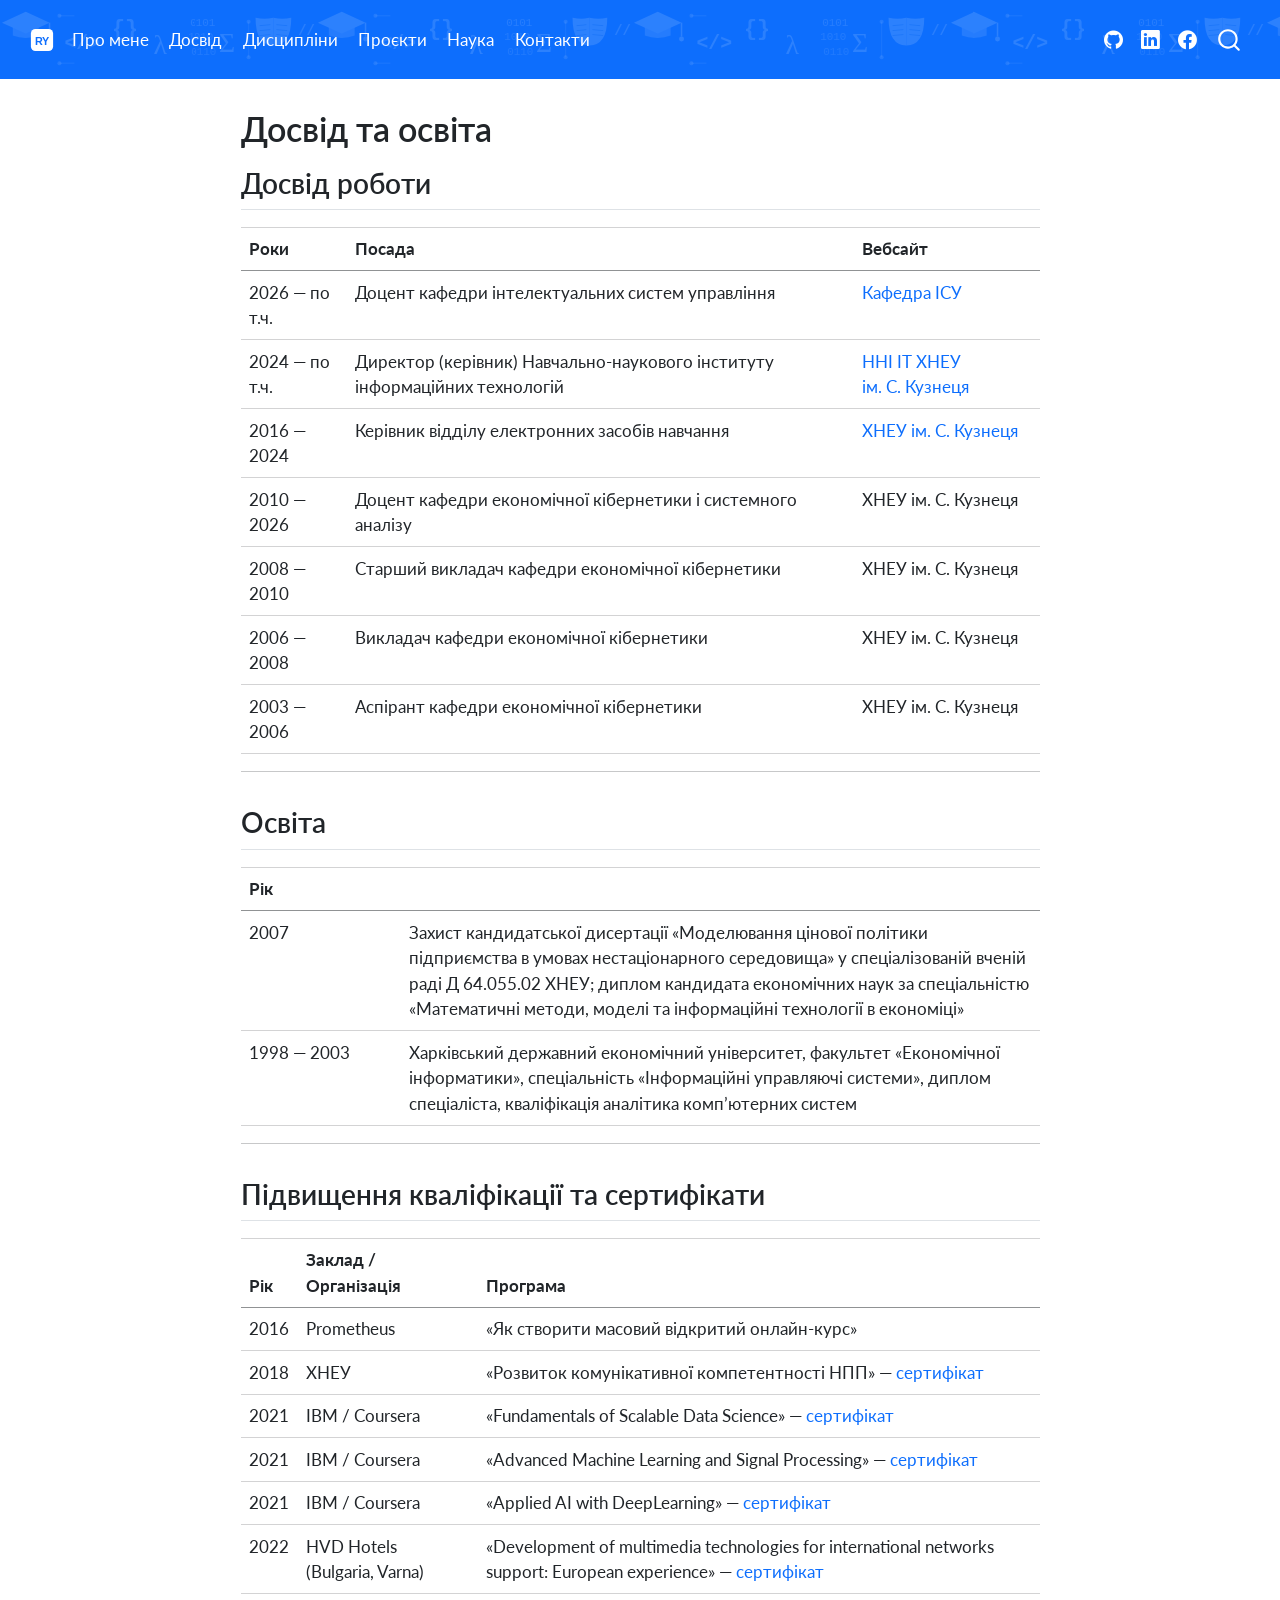
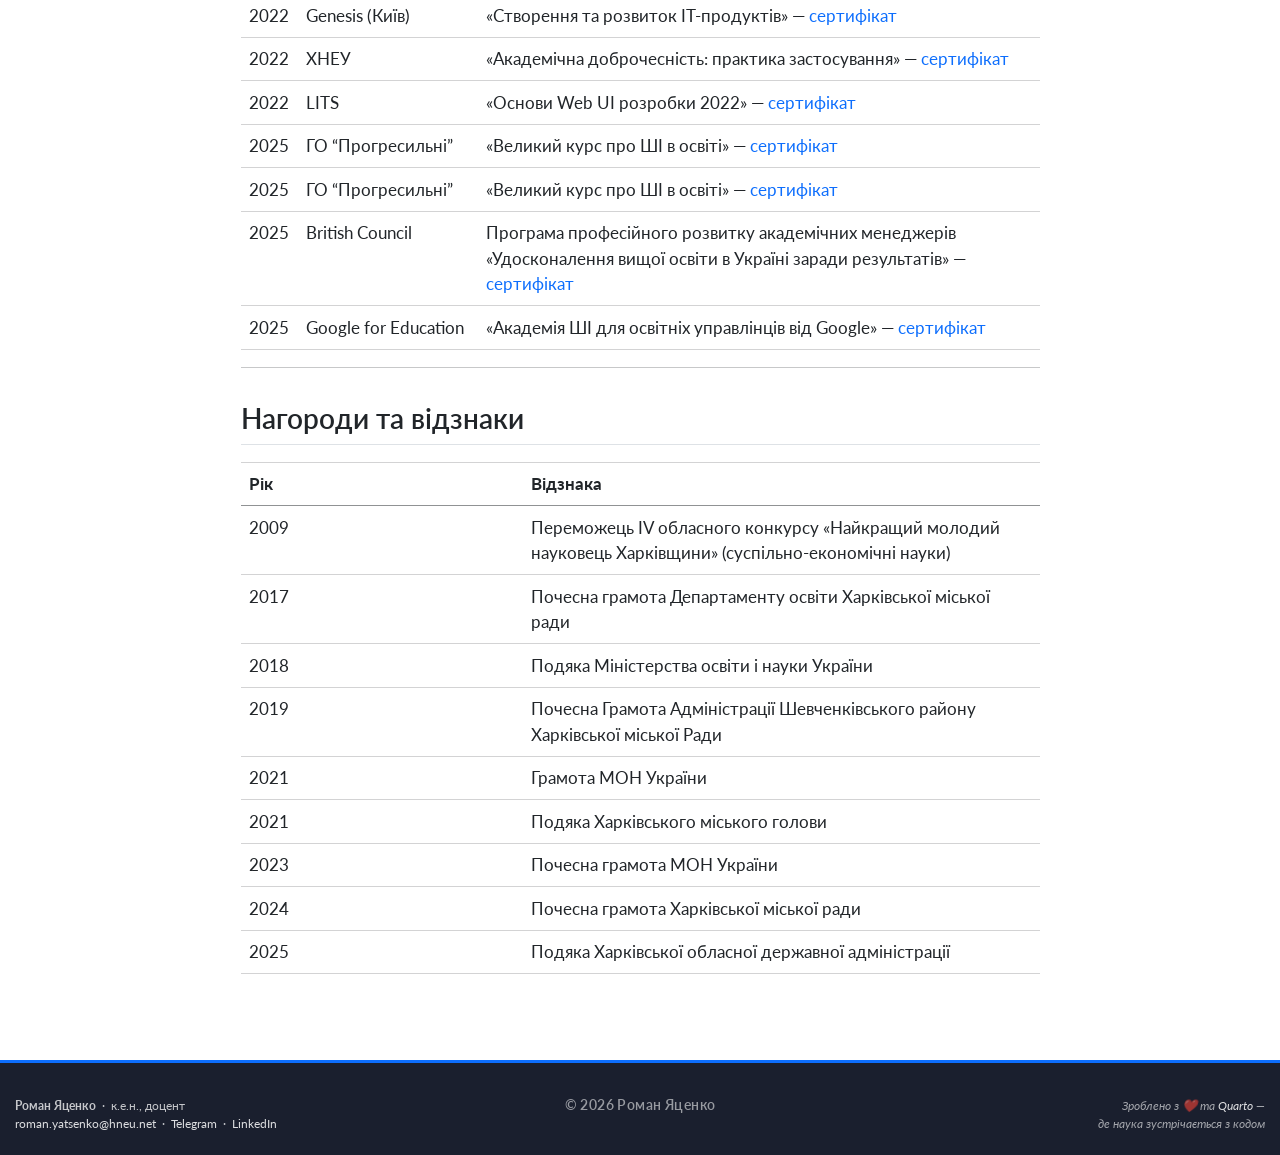
<file: docs/experience.html>
<!DOCTYPE html>
<html xmlns="http://www.w3.org/1999/xhtml" lang="uk" xml:lang="uk"><head>

<meta charset="utf-8">
<meta name="generator" content="quarto-1.11.9">

<meta name="viewport" content="width=device-width, initial-scale=1.0, user-scalable=yes">


<title>Досвід та освіта – Роман Яценко</title>
<style>
/* Default styles provided by pandoc.
** See https://pandoc.org/MANUAL.html#variables-for-html for config info.
*/
span.smallcaps{font-variant: small-caps;}
div.columns{display: flex; gap: 1.5em;}
div.column{flex: auto;}
@media screen {
div.columns{gap: min(4vw, 1.5em);}
div.column{overflow-x: auto;}
}
div.hanging-indent{margin-left: 1.5em; text-indent: -1.5em;}
ul.task-list{list-style: none;}
ul.task-list li input[type="checkbox"] {
  width: 0.8em;
  margin: 0 0.8em 0.2em -1em; /* quarto-specific, see https://github.com/quarto-dev/quarto-cli/issues/4556 */ 
  vertical-align: middle;
}
</style>


<script src="site_libs/quarto-nav/quarto-nav.js"></script>
<script src="site_libs/quarto-nav/headroom.min.js"></script>
<script src="site_libs/clipboard/clipboard.min.js"></script>
<script src="site_libs/quarto-search/autocomplete.umd.js"></script>
<script src="site_libs/quarto-search/fuse.min.js"></script>
<script src="site_libs/quarto-search/quarto-search.js"></script>
<meta name="quarto:offset" content="./">
<link href="./images/favicon.ico" rel="icon">
<script src="site_libs/quarto-html/quarto.js" type="module"></script>
<script src="site_libs/quarto-html/tabsets/tabsets.js" type="module"></script>
<script src="site_libs/quarto-html/scrollable-regions/scrollable-regions.js" type="module"></script>
<script src="site_libs/quarto-html/popper.min.js"></script>
<script src="site_libs/quarto-html/tippy.umd.min.js"></script>
<script src="site_libs/quarto-html/anchor.min.js"></script>
<link href="site_libs/quarto-html/tippy.css" rel="stylesheet">
<link href="site_libs/quarto-html/quarto-syntax-highlighting-0b983791fd02a84ab17c6cf8e5c4fb5d.css" rel="stylesheet" id="quarto-text-highlighting-styles">
<script src="site_libs/bootstrap/bootstrap.min.js"></script>
<link href="site_libs/bootstrap/bootstrap-icons.css" rel="stylesheet">
<link href="site_libs/bootstrap/bootstrap-37aae07f8a29670ae854b33a86d645ce.min.css" rel="stylesheet" append-hash="true" id="quarto-bootstrap" data-mode="light">
<script id="quarto-search-options" type="application/json">{
  "location": "navbar",
  "copy-button": false,
  "collapse-after": 3,
  "panel-placement": "end",
  "type": "overlay",
  "limit": 50,
  "keyboard-shortcut": [
    "f",
    "/",
    "s"
  ],
  "show-item-context": false,
  "language": {
    "search-no-results-text": "No results",
    "search-matching-documents-text": "matching documents",
    "search-copy-link-title": "Copy link to search",
    "search-hide-matches-text": "Hide additional matches",
    "search-more-match-text": "more match in this document",
    "search-more-matches-text": "more matches in this document",
    "search-clear-button-title": "Clear",
    "search-text-placeholder": "",
    "search-detached-cancel-button-title": "Cancel",
    "search-submit-button-title": "Submit",
    "search-label": "Search"
  }
}</script>


</head>

<body class="nav-fixed fullcontent quarto-light"><a id="quarto-skip-link" class="visually-hidden-focusable" href="#quarto-document-content">Skip to main content</a>

<div id="quarto-search-results"></div>
  <header id="quarto-header" class="headroom fixed-top">
    <nav class="navbar navbar-expand-lg " data-bs-theme="dark" aria-label="Site">
      <div class="navbar-container container-fluid">
      <div class="navbar-brand-container mx-auto">
    <a href="./index.html" class="navbar-brand navbar-brand-logo">
    <img src="./images/logo.svg" alt="RY" class="navbar-logo light-content">
    <img src="./images/logo.svg" alt="RY" class="navbar-logo dark-content">
    </a>
  </div>
          <button class="navbar-toggler" type="button" data-bs-toggle="collapse" data-bs-target="#navbarCollapse" aria-controls="navbarCollapse" aria-expanded="false" aria-label="Toggle navigation" onclick="if (window.quartoToggleHeadroom) { window.quartoToggleHeadroom(); }">
  <span class="navbar-toggler-icon"></span>
</button>
          <div class="collapse navbar-collapse" id="navbarCollapse">
            <ul class="navbar-nav navbar-nav-scroll me-auto">
  <li class="nav-item">
    <a class="nav-link" href="./index.html"> 
<span class="menu-text">Про мене</span></a>
  </li>  
  <li class="nav-item">
    <a class="nav-link active" href="./experience.html" aria-current="page"> 
<span class="menu-text">Досвід</span></a>
  </li>  
  <li class="nav-item">
    <a class="nav-link" href="./teaching.html"> 
<span class="menu-text">Дисципліни</span></a>
  </li>  
  <li class="nav-item">
    <a class="nav-link" href="./projects.html"> 
<span class="menu-text">Проєкти</span></a>
  </li>  
  <li class="nav-item">
    <a class="nav-link" href="./science.html"> 
<span class="menu-text">Наука</span></a>
  </li>  
  <li class="nav-item">
    <a class="nav-link" href="./contacts.html"> 
<span class="menu-text">Контакти</span></a>
  </li>  
</ul>
            <ul class="navbar-nav navbar-nav-scroll ms-auto">
  <li class="nav-item compact">
    <a class="nav-link" href="https://github.com/roman-yatsenko"> <i class="bi bi-github" role="img">
</i> 
<span class="menu-text"></span></a>
  </li>  
  <li class="nav-item compact">
    <a class="nav-link" href="https://linkedin.com/in/yatsenkorm"> <i class="bi bi-linkedin" role="img">
</i> 
<span class="menu-text"></span></a>
  </li>  
  <li class="nav-item compact">
    <a class="nav-link" href="https://www.facebook.com/profile.php?id=61576990610124"> <i class="bi bi-facebook" role="img">
</i> 
<span class="menu-text"></span></a>
  </li>  
</ul>
          </div> <!-- /navcollapse -->
            <div class="quarto-navbar-tools">
</div>
            <div id="quarto-search" class="" title="Search"></div>
      </div> <!-- /container-fluid -->
    </nav>
</header>
<!-- content -->
<div id="quarto-content" class="quarto-container page-columns page-rows-contents page-layout-article page-navbar">
<!-- sidebar -->
<!-- margin-sidebar -->
    
<!-- main -->
<main class="content" id="quarto-document-content" tabindex="-1">

<header id="title-block-header" class="quarto-title-block default">
<div class="quarto-title">
<h1 class="title">Досвід та освіта</h1>
</div>



<div class="quarto-title-meta">

    
  
    
  </div>
  


</header>


<section id="досвід-роботи" class="level2">
<h2 class="anchored" data-anchor-id="досвід-роботи">Досвід роботи</h2>
<table class="caption-top table">
<thead>
<tr class="header">
<th>Роки</th>
<th>Посада</th>
<th>Вебсайт</th>
</tr>
</thead>
<tbody>
<tr class="odd">
<td>2026 — по т.ч.</td>
<td>Доцент кафедри інтелектуальних систем управління</td>
<td><a href="https://isu.hneu.edu.ua/">Кафедра ІСУ</a></td>
</tr>
<tr class="even">
<td>2024 — по т.ч.</td>
<td>Директор (керівник) Навчально-наукового інституту інформаційних технологій</td>
<td><a href="https://it.hneu.edu.ua/">ННІ ІТ ХНЕУ ім.&nbsp;С.&nbsp;Кузнеця</a></td>
</tr>
<tr class="odd">
<td>2016 — 2024</td>
<td>Керівник відділу електронних засобів навчання</td>
<td><a href="https://hneu.edu.ua/viddil-tsyfrovoyi-ta-inklyuzyvnoyi-osvity">ХНЕУ ім.&nbsp;С.&nbsp;Кузнеця</a></td>
</tr>
<tr class="even">
<td>2010 — 2026</td>
<td>Доцент кафедри економічної кібернетики і системного аналізу</td>
<td>ХНЕУ ім. С. Кузнеця</td>
</tr>
<tr class="odd">
<td>2008 — 2010</td>
<td>Старший викладач кафедри економічної кібернетики</td>
<td>ХНЕУ ім. С. Кузнеця</td>
</tr>
<tr class="even">
<td>2006 — 2008</td>
<td>Викладач кафедри економічної кібернетики</td>
<td>ХНЕУ ім. С. Кузнеця</td>
</tr>
<tr class="odd">
<td>2003 — 2006</td>
<td>Аспірант кафедри економічної кібернетики</td>
<td>ХНЕУ ім. С. Кузнеця</td>
</tr>
</tbody>
</table>
<hr>
</section>
<section id="освіта" class="level2">
<h2 class="anchored" data-anchor-id="освіта">Освіта</h2>
<table class="caption-top table">
<colgroup>
<col style="width: 20%">
<col style="width: 80%">
</colgroup>
<thead>
<tr class="header">
<th>Рік</th>
<th></th>
</tr>
</thead>
<tbody>
<tr class="odd">
<td>2007</td>
<td>Захист кандидатської дисертації «Моделювання цінової політики підприємства в умовах нестаціонарного середовища» у спеціалізованій вченій раді Д 64.055.02 ХНЕУ; диплом кандидата економічних наук за спеціальністю «Математичні методи, моделі та інформаційні технології в економіці»</td>
</tr>
<tr class="even">
<td>1998 — 2003</td>
<td>Харківський державний економічний університет, факультет «Економічної інформатики», спеціальність «Інформаційні управляючі системи», диплом спеціаліста, кваліфікація аналітика комп’ютерних систем</td>
</tr>
</tbody>
</table>
<hr>
</section>
<section id="підвищення-кваліфікації-та-сертифікати" class="level2">
<h2 class="anchored" data-anchor-id="підвищення-кваліфікації-та-сертифікати">Підвищення кваліфікації та сертифікати</h2>
<table class="caption-top table">
<thead>
<tr class="header">
<th>Рік</th>
<th>Заклад / Організація</th>
<th>Програма</th>
</tr>
</thead>
<tbody>
<tr class="odd">
<td>2016</td>
<td>Prometheus</td>
<td>«Як створити масовий відкритий онлайн-курс»</td>
</tr>
<tr class="even">
<td>2018</td>
<td>ХНЕУ</td>
<td>«Розвиток комунікативної компетентності НПП» — <a href="https://drive.google.com/file/d/1Lk2Ns9T2mZgs1AJpfPxM56r9gBVSRxBd/view?usp=drive_link">сертифікат</a></td>
</tr>
<tr class="odd">
<td>2021</td>
<td>IBM / Coursera</td>
<td>«Fundamentals of Scalable Data Science» — <a href="https://drive.google.com/file/d/1LPLoO4_C0au076ZlZsiOycPFd1XHvohX/view?usp=drive_link">сертифікат</a></td>
</tr>
<tr class="even">
<td>2021</td>
<td>IBM / Coursera</td>
<td>«Advanced Machine Learning and Signal Processing» — <a href="https://drive.google.com/file/d/1t7YdOFRZKG8cZdxW-jfmylDUFAP7fSHJ/view?usp=drive_link">сертифікат</a></td>
</tr>
<tr class="odd">
<td>2021</td>
<td>IBM / Coursera</td>
<td>«Applied AI with DeepLearning» — <a href="https://drive.google.com/file/d/16FOiua7aqPqYwFFv9Kb3RMFyZf3H7Q0x/view?usp=drive_link">сертифікат</a></td>
</tr>
<tr class="even">
<td>2022</td>
<td>HVD Hotels (Bulgaria, Varna)</td>
<td>«Development of multimedia technologies for international networks support: European experience» — <a href="https://ek.hneu.edu.ua/wp-content/uploads/2024/02/Roman-YATSENKO_2022_rotated.pdf">сертифікат</a></td>
</tr>
<tr class="odd">
<td>2022</td>
<td>Genesis (Київ)</td>
<td>«Створення та розвиток IT-продуктів» — <a href="https://drive.google.com/file/d/1pME5BuMcImYMMj-I5bPFgzu7epujv7GW/view?usp=drive_link">сертифікат</a></td>
</tr>
<tr class="even">
<td>2022</td>
<td>ХНЕУ</td>
<td>«Академічна доброчесність: практика застосування» — <a href="https://drive.google.com/file/d/1ddZE2kUDbnSSqsdOgoIxStHDqHbVz9jt/view?usp=drive_link">сертифікат</a></td>
</tr>
<tr class="odd">
<td>2022</td>
<td>LITS</td>
<td>«Основи Web UI розробки 2022» — <a href="https://drive.google.com/file/d/1NDAKqoBfURuGI7YoUA0LSfD-b-suhQ37/view?usp=drive_link">сертифікат</a></td>
</tr>
<tr class="even">
<td>2025</td>
<td>ГО “Прогресильні”</td>
<td>«Великий курс про ШІ в освіті» — <a href="https://drive.google.com/file/d/1NDAKqoBfURuGI7YoUA0LSfD-b-suhQ37/view?usp=drive_link">сертифікат</a></td>
</tr>
<tr class="odd">
<td>2025</td>
<td>ГО “Прогресильні”</td>
<td>«Великий курс про ШІ в освіті» — <a href="https://drive.google.com/file/d/1HSdZIzBGhAX2aJ2x655l5mb9L1meaY8d/view?usp=sharing">сертифікат</a></td>
</tr>
<tr class="even">
<td>2025</td>
<td>British Council</td>
<td>Програма професійного розвитку академічних менеджерів «Удосконалення вищої освіти в Україні заради результатів» — <a href="https://drive.google.com/file/d/17xWCLL7GHh3tvc5w5SaqAs_vRu0wV4kN/view?usp=sharing">сертифікат</a></td>
</tr>
<tr class="odd">
<td>2025</td>
<td>Google for Education</td>
<td>«Академія ШІ для освітніх управлінців від Google» — <a href="https://drive.google.com/file/d/1aVe6QepEbcO_3tO1YDDqO3SnJiMyBZJM/view?usp=sharing">сертифікат</a></td>
</tr>
</tbody>
</table>
<hr>
</section>
<section id="нагороди-та-відзнаки" class="level2">
<h2 class="anchored" data-anchor-id="нагороди-та-відзнаки">Нагороди та відзнаки</h2>
<table class="caption-top table">
<colgroup>
<col style="width: 35%">
<col style="width: 64%">
</colgroup>
<thead>
<tr class="header">
<th>Рік</th>
<th>Відзнака</th>
</tr>
</thead>
<tbody>
<tr class="odd">
<td>2009</td>
<td>Переможець IV обласного конкурсу «Найкращий молодий науковець Харківщини» (суспільно-економічні науки)</td>
</tr>
<tr class="even">
<td>2017</td>
<td>Почесна грамота Департаменту освіти Харківської міської ради</td>
</tr>
<tr class="odd">
<td>2018</td>
<td>Подяка Міністерства освіти і науки України</td>
</tr>
<tr class="even">
<td>2019</td>
<td>Почесна Грамота Адміністрації Шевченківського району Харківської міської Ради</td>
</tr>
<tr class="odd">
<td>2021</td>
<td>Грамота МОН України</td>
</tr>
<tr class="even">
<td>2021</td>
<td>Подяка Харківського міського голови</td>
</tr>
<tr class="odd">
<td>2023</td>
<td>Почесна грамота МОН України</td>
</tr>
<tr class="even">
<td>2024</td>
<td>Почесна грамота Харківської міської ради</td>
</tr>
<tr class="odd">
<td>2025</td>
<td>Подяка Харківської обласної державної адміністрації</td>
</tr>
</tbody>
</table>


</section>

</main> <!-- /main -->
<script src="https://cdn.shukai.ai/widget.js" data-key="lGi_SHey3qiFWB5E4t59j0dHcE7MZX7IjPTw_h333bQ" data-code="default" data-agent-base="https://agent.shukai.ai" async=""></script>

<script id="quarto-html-after-body" type="application/javascript">
  window.document.addEventListener("DOMContentLoaded", function (event) {
    const icon = "";
    const anchorJS = new window.AnchorJS();
    anchorJS.options = {
      placement: 'right',
      icon: icon
    };
    anchorJS.add('.anchored');
    const isCodeAnnotation = (el) => {
      for (const clz of el.classList) {
        if (clz.startsWith('code-annotation-')) {                     
          return true;
        }
      }
      return false;
    }
    const onCopySuccess = function(e) {
      // button target
      const button = e.trigger;
      // don't keep focus
      button.blur();
      // flash "checked"
      button.classList.add('code-copy-button-checked');
      var currentTitle = button.getAttribute("title");
      button.setAttribute("title", "Copied!");
      let tooltip;
      if (window.bootstrap) {
        button.setAttribute("data-bs-toggle", "tooltip");
        button.setAttribute("data-bs-placement", "left");
        button.setAttribute("data-bs-title", "Copied!");
        tooltip = new bootstrap.Tooltip(button, 
          { trigger: "manual", 
            customClass: "code-copy-button-tooltip",
            offset: [0, -8]});
        tooltip.show();    
      }
      setTimeout(function() {
        if (tooltip) {
          tooltip.hide();
          button.removeAttribute("data-bs-title");
          button.removeAttribute("data-bs-toggle");
          button.removeAttribute("data-bs-placement");
        }
        button.setAttribute("title", currentTitle);
        button.classList.remove('code-copy-button-checked');
      }, 1000);
      // clear code selection
      e.clearSelection();
    }
    const getTextToCopy = function(trigger) {
      const outerScaffold = trigger.parentElement.cloneNode(true);
      const codeEl = outerScaffold.querySelector('code');
      for (const childEl of codeEl.children) {
        if (isCodeAnnotation(childEl)) {
          childEl.remove();
        }
      }
      return codeEl.innerText;
    }
    const clipboard = new window.ClipboardJS('.code-copy-button:not([data-in-quarto-modal])', {
      text: getTextToCopy
    });
    clipboard.on('success', onCopySuccess);
    if (window.document.getElementById('quarto-embedded-source-code-modal')) {
      const clipboardModal = new window.ClipboardJS('.code-copy-button[data-in-quarto-modal]', {
        text: getTextToCopy,
        container: window.document.getElementById('quarto-embedded-source-code-modal')
      });
      clipboardModal.on('success', onCopySuccess);
    }
      var localhostRegex = new RegExp(/^(?:http|https):\/\/localhost\:?[0-9]*\//);
      var mailtoRegex = new RegExp(/^mailto:/);
        var filterRegex = new RegExp("https:\/\/roman-yatsenko\.github\.io\/");
      var isInternal = (href) => {
          return filterRegex.test(href) || localhostRegex.test(href) || mailtoRegex.test(href);
      }
      // Inspect non-navigation links and adorn them if external
      window.quartoDecorateExternalLinks = function (root) {
     var links = (root || window.document).querySelectorAll('a[href]:not(.nav-link):not(.navbar-brand):not(.toc-action):not(.sidebar-link):not(.sidebar-item-toggle):not(.pagination-link):not(.no-external):not([aria-hidden]):not(.dropdown-item):not(.quarto-navigation-tool):not(.about-link)');
      for (var i=0; i<links.length; i++) {
        const link = links[i];
        if (!isInternal(link.href)) {
          // undo the damage that might have been done by quarto-nav.js in the case of
          // links that we want to consider external
          if (link.dataset.originalHref !== undefined) {
            link.href = link.dataset.originalHref;
          }
          if (!link.classList.contains('no-external-icon')) {
          }
        }
      }
      };
      window.quartoDecorateExternalLinks(window.document);
    // Esc closes the popup (WCAG 1.4.13) and focus leaving both trigger and
    // popup closes it (WCAG 2.4.11); tippy handles neither for interactive popups.
    const hideOnEscAndFocusOut = {
      name: 'hideOnEscAndFocusOut',
      defaultValue: true,
      fn(instance) {
        const dismiss = () => {
          // A show scheduled by the trigger delay would otherwise reopen it
          instance.clearDelayTimeouts();
          instance.hide();
        };
        const onKeyDown = (event) => {
          if (event.key !== 'Escape') {
            return;
          }
          // Keep Esc from also reaching page handlers (e.g. reveal.js overview),
          // except an open reveal.js slide menu, which Esc should close too.
          // The menu handles keys only when its keyboard option is on.
          const menuHandlesEsc = window.Reveal?.getPlugin?.('menu')?.isOpen() &&
            window.Reveal.getConfig().menu?.keyboard !== false;
          if (!menuHandlesEsc) {
            event.stopPropagation();
          }
          if (instance.popper.contains(window.document.activeElement)) {
            // Disabled while refocusing so the focus trigger does not reopen it
            instance.disable();
            instance.reference.focus();
            instance.enable();
          }
          dismiss();
        };
        const onFocusOut = (event) => {
          const target = event.relatedTarget;
          if (target && !instance.reference.contains(target) &&
              !instance.popper.contains(target)) {
            dismiss();
          }
        };
        // On the trigger too: a click trigger (code-annotations: select) has no
        // blur handling. Attached for the instance's lifetime so leaving the
        // trigger also cancels a show still pending on the trigger delay.
        instance.reference.addEventListener('focusout', onFocusOut);
        return {
          onShow() {
            window.document.addEventListener('keydown', onKeyDown, true);
            instance.popper.addEventListener('focusout', onFocusOut);
          },
          onHide() {
            window.document.removeEventListener('keydown', onKeyDown, true);
            instance.popper.removeEventListener('focusout', onFocusOut);
          },
          onDestroy() {
            instance.reference.removeEventListener('focusout', onFocusOut);
          },
        };
      },
    };
    function tippyHover(el, contentFn, onTriggerFn, onUntriggerFn) {
      const config = {
        allowHTML: true,
        maxWidth: 500,
        delay: 100,
        arrow: false,
        appendTo: function(el) {
            return el.parentElement;
        },
        interactive: true,
        interactiveBorder: 10,
        theme: 'quarto',
        placement: 'bottom-start',
        plugins: [hideOnEscAndFocusOut],
      };
      if (contentFn) {
        config.content = contentFn;
      }
      if (onTriggerFn) {
        config.onTrigger = onTriggerFn;
      }
      if (onUntriggerFn) {
        config.onUntrigger = onUntriggerFn;
      }
      window.tippy(el, config); 
    }
    const noterefs = window.document.querySelectorAll('a[role="doc-noteref"]');
    for (var i=0; i<noterefs.length; i++) {
      const ref = noterefs[i];
      tippyHover(ref, function() {
        // use id or data attribute instead here
        let href = ref.getAttribute('data-footnote-href') || ref.getAttribute('href');
        try { href = new URL(href).hash; } catch {}
        const id = href.replace(/^#\/?/, "");
        const note = window.document.getElementById(id);
        if (note) {
          return note.innerHTML;
        } else {
          return "";
        }
      });
    }
    const xrefs = window.document.querySelectorAll('a.quarto-xref');
    const processXRef = (id, note) => {
      // Strip column container classes
      const stripColumnClz = (el) => {
        el.classList.remove("page-full", "page-columns");
        if (el.children) {
          for (const child of el.children) {
            stripColumnClz(child);
          }
        }
      }
      stripColumnClz(note)
      if (id === null || id.startsWith('sec-')) {
        // Special case sections, only their first couple elements
        const container = document.createElement("div");
        if (note.children && note.children.length > 2) {
          container.appendChild(note.children[0].cloneNode(true));
          for (let i = 1; i < note.children.length; i++) {
            const child = note.children[i];
            if (child.tagName === "P" && child.innerText === "") {
              continue;
            } else {
              container.appendChild(child.cloneNode(true));
              break;
            }
          }
          if (window.Quarto?.typesetMath) {
            window.Quarto.typesetMath(container);
          }
          return container.innerHTML
        } else {
          if (window.Quarto?.typesetMath) {
            window.Quarto.typesetMath(note);
          }
          return note.innerHTML;
        }
      } else {
        // Remove any anchor links if they are present
        const anchorLink = note.querySelector('a.anchorjs-link');
        if (anchorLink) {
          anchorLink.remove();
        }
        if (window.Quarto?.typesetMath) {
          window.Quarto.typesetMath(note);
        }
        if (note.classList.contains("callout")) {
          return note.outerHTML;
        } else {
          return note.innerHTML;
        }
      }
    }
    for (var i=0; i<xrefs.length; i++) {
      const xref = xrefs[i];
      tippyHover(xref, undefined, function(instance) {
        instance.disable();
        let url = xref.getAttribute('href');
        let hash = undefined; 
        if (url.startsWith('#')) {
          hash = url;
        } else {
          try { hash = new URL(url).hash; } catch {}
        }
        if (hash) {
          const id = hash.replace(/^#\/?/, "");
          const note = window.document.getElementById(id);
          if (note !== null) {
            try {
              const html = processXRef(id, note.cloneNode(true));
              instance.setContent(html);
            } finally {
              instance.enable();
              instance.show();
            }
          } else {
            // See if we can fetch this
            fetch(url.split('#')[0])
            .then(res => res.text())
            .then(html => {
              const parser = new DOMParser();
              const htmlDoc = parser.parseFromString(html, "text/html");
              const note = htmlDoc.getElementById(id);
              if (note !== null) {
                const html = processXRef(id, note);
                instance.setContent(html);
              } 
            }).finally(() => {
              instance.enable();
              instance.show();
            });
          }
        } else {
          // See if we can fetch a full url (with no hash to target)
          // This is a special case and we should probably do some content thinning / targeting
          fetch(url)
          .then(res => res.text())
          .then(html => {
            const parser = new DOMParser();
            const htmlDoc = parser.parseFromString(html, "text/html");
            const note = htmlDoc.querySelector('main.content');
            if (note !== null) {
              // This should only happen for chapter cross references
              // (since there is no id in the URL)
              // remove the first header
              if (note.children.length > 0 && note.children[0].tagName === "HEADER") {
                note.children[0].remove();
              }
              const html = processXRef(null, note);
              instance.setContent(html);
            } 
          }).finally(() => {
            instance.enable();
            instance.show();
          });
        }
      }, function(instance) {
      });
    }
        let selectedAnnoteEl;
        const selectorForAnnotation = ( cell, annotation) => {
          let cellAttr = 'data-code-cell="' + cell + '"';
          let lineAttr = 'data-code-annotation="' +  annotation + '"';
          const selector = 'span[' + cellAttr + '][' + lineAttr + ']';
          return selector;
        }
        const selectCodeLines = (annoteEl) => {
          const doc = window.document;
          const targetCell = annoteEl.getAttribute("data-target-cell");
          const targetAnnotation = annoteEl.getAttribute("data-target-annotation");
          const annoteSpan = window.document.querySelector(selectorForAnnotation(targetCell, targetAnnotation));
          const lines = annoteSpan.getAttribute("data-code-lines").split(",");
          const lineIds = lines.map((line) => {
            return targetCell + "-" + line;
          })
          // Each band is positioned against its own containing block, which is
          // not the offsetParent of the lines, so place it from client rects.
          const placeBand = (band, firstEl, lastEl, codeBlock) => {
            const container = band.offsetParent;
            if (container === null) {
              return;
            }
            const containerRect = container.getBoundingClientRect();
            // Reveal.js scales slides with a transform, so convert client
            // pixels back to the CSS pixels of the container.
            const scale = containerRect.height / container.offsetHeight || 1;
            const firstRect = firstEl.getBoundingClientRect();
            const lastRect = lastEl.getBoundingClientRect();
            const top = (firstRect.top - containerRect.top) / scale - container.clientTop + container.scrollTop;
            const height = (lastRect.bottom - firstRect.top) / scale;
            band.style.top = top - 2 + "px";
            band.style.height = height + 4 + "px";
            if (codeBlock) {
              // Without the copy button wrapper, the containing block is wider
              // than the code block, so span the code block explicitly.
              const blockRect = codeBlock.getBoundingClientRect();
              band.style.left = (blockRect.left - containerRect.left) / scale - container.clientLeft + container.scrollLeft + "px";
              band.style.width = blockRect.width / scale + "px";
            }
          };
          if (lineIds.length > 0) {
            const el = window.document.getElementById(lineIds[0]);
            const lastEl = window.document.getElementById(lineIds[lineIds.length - 1]);
            const parent = el.parentElement.parentElement;
            // cook up a div (if necessary) and position it
            let div = window.document.getElementById("code-annotation-line-highlight");
            if (div === null) {
              div = window.document.createElement("div");
              div.setAttribute("id", "code-annotation-line-highlight");
              div.style.position = 'absolute';
              parent.appendChild(div);
            }
            placeBand(div, el, lastEl, parent.closest("div.sourceCode") || parent);
            let gutterDiv = window.document.getElementById("code-annotation-line-highlight-gutter");
            if (gutterDiv === null) {
              gutterDiv = window.document.createElement("div");
              gutterDiv.setAttribute("id", "code-annotation-line-highlight-gutter");
              gutterDiv.style.position = 'absolute';
              const codeCell = window.document.getElementById(targetCell);
              const gutter = codeCell.querySelector('.code-annotation-gutter');
              gutter.appendChild(gutterDiv);
            }
            placeBand(gutterDiv, el, lastEl);
            selectedAnnoteEl = annoteEl;
          }
        };
        const unselectCodeLines = () => {
          const elementsIds = ["code-annotation-line-highlight", "code-annotation-line-highlight-gutter"];
          elementsIds.forEach((elId) => {
            const div = window.document.getElementById(elId);
            if (div) {
              div.remove();
            }
          });
          selectedAnnoteEl = undefined;
        };
          // Handle positioning of the toggle
      window.addEventListener(
        "resize",
        throttle(() => {
          elRect = undefined;
          if (selectedAnnoteEl) {
            selectCodeLines(selectedAnnoteEl);
          }
        }, 10)
      );
      function throttle(fn, ms) {
      let throttle = false;
      let timer;
        return (...args) => {
          if(!throttle) { // first call gets through
              fn.apply(this, args);
              throttle = true;
          } else { // all the others get throttled
              if(timer) clearTimeout(timer); // cancel #2
              timer = setTimeout(() => {
                fn.apply(this, args);
                timer = throttle = false;
              }, ms);
          }
        };
      }
        // Attach click handler to the DT
        const annoteDls = window.document.querySelectorAll('dt[data-target-cell]');
        for (const annoteDlNode of annoteDls) {
          annoteDlNode.addEventListener('click', (event) => {
            const clickedEl = event.target;
            if (clickedEl !== selectedAnnoteEl) {
              unselectCodeLines();
              const activeEl = window.document.querySelector('dt[data-target-cell].code-annotation-active');
              if (activeEl) {
                activeEl.classList.remove('code-annotation-active');
              }
              selectCodeLines(clickedEl);
              clickedEl.classList.add('code-annotation-active');
            } else {
              // Unselect the line
              unselectCodeLines();
              clickedEl.classList.remove('code-annotation-active');
            }
          });
        }
    const findCites = (el) => {
      const parentEl = el.parentElement;
      if (parentEl) {
        const cites = parentEl.dataset.cites;
        if (cites) {
          return {
            el,
            cites: cites.split(' ')
          };
        } else {
          return findCites(el.parentElement)
        }
      } else {
        return undefined;
      }
    };
    var bibliorefs = window.document.querySelectorAll('a[role="doc-biblioref"]');
    for (var i=0; i<bibliorefs.length; i++) {
      const ref = bibliorefs[i];
      const citeInfo = findCites(ref);
      if (citeInfo) {
        tippyHover(citeInfo.el, function() {
          var popup = window.document.createElement('div');
          citeInfo.cites.forEach(function(cite) {
            var citeDiv = window.document.createElement('div');
            citeDiv.classList.add('hanging-indent');
            citeDiv.classList.add('csl-entry');
            var biblioDiv = window.document.getElementById('ref-' + cite);
            if (biblioDiv) {
              citeDiv.innerHTML = biblioDiv.innerHTML;
            }
            popup.appendChild(citeDiv);
          });
          return popup.innerHTML;
        });
      }
    }
  });
  </script>
  <script type="application/javascript">
  window.quartoScrollableRegionsLabels = {"code":"Scrollable code","output":"Scrollable output"};
  </script>
</div> <!-- /content -->
<footer class="footer">
  <div class="nav-footer">
    <div class="nav-footer-left">
<p><strong>Роман Яценко</strong> &nbsp;·&nbsp; к.е.н., доцент <br> <a href="mailto:roman.yatsenko@hneu.net">roman.yatsenko@hneu.net</a> &nbsp;·&nbsp; <a href="https://t.me/YaRo_Kharkiv">Telegram</a> &nbsp;·&nbsp; <a href="https://linkedin.com/in/yatsenkorm">LinkedIn</a></p>
</div>   
    <div class="nav-footer-center">
<p>© 2026 Роман Яценко</p>
</div>
    <div class="nav-footer-right">
<p>Зроблено з ❤️ та <a href="https://quarto.org">Quarto</a> —<br>
<em>де наука зустрічається з кодом</em></p>
</div>
  </div>
</footer>




</body></html>
</file>
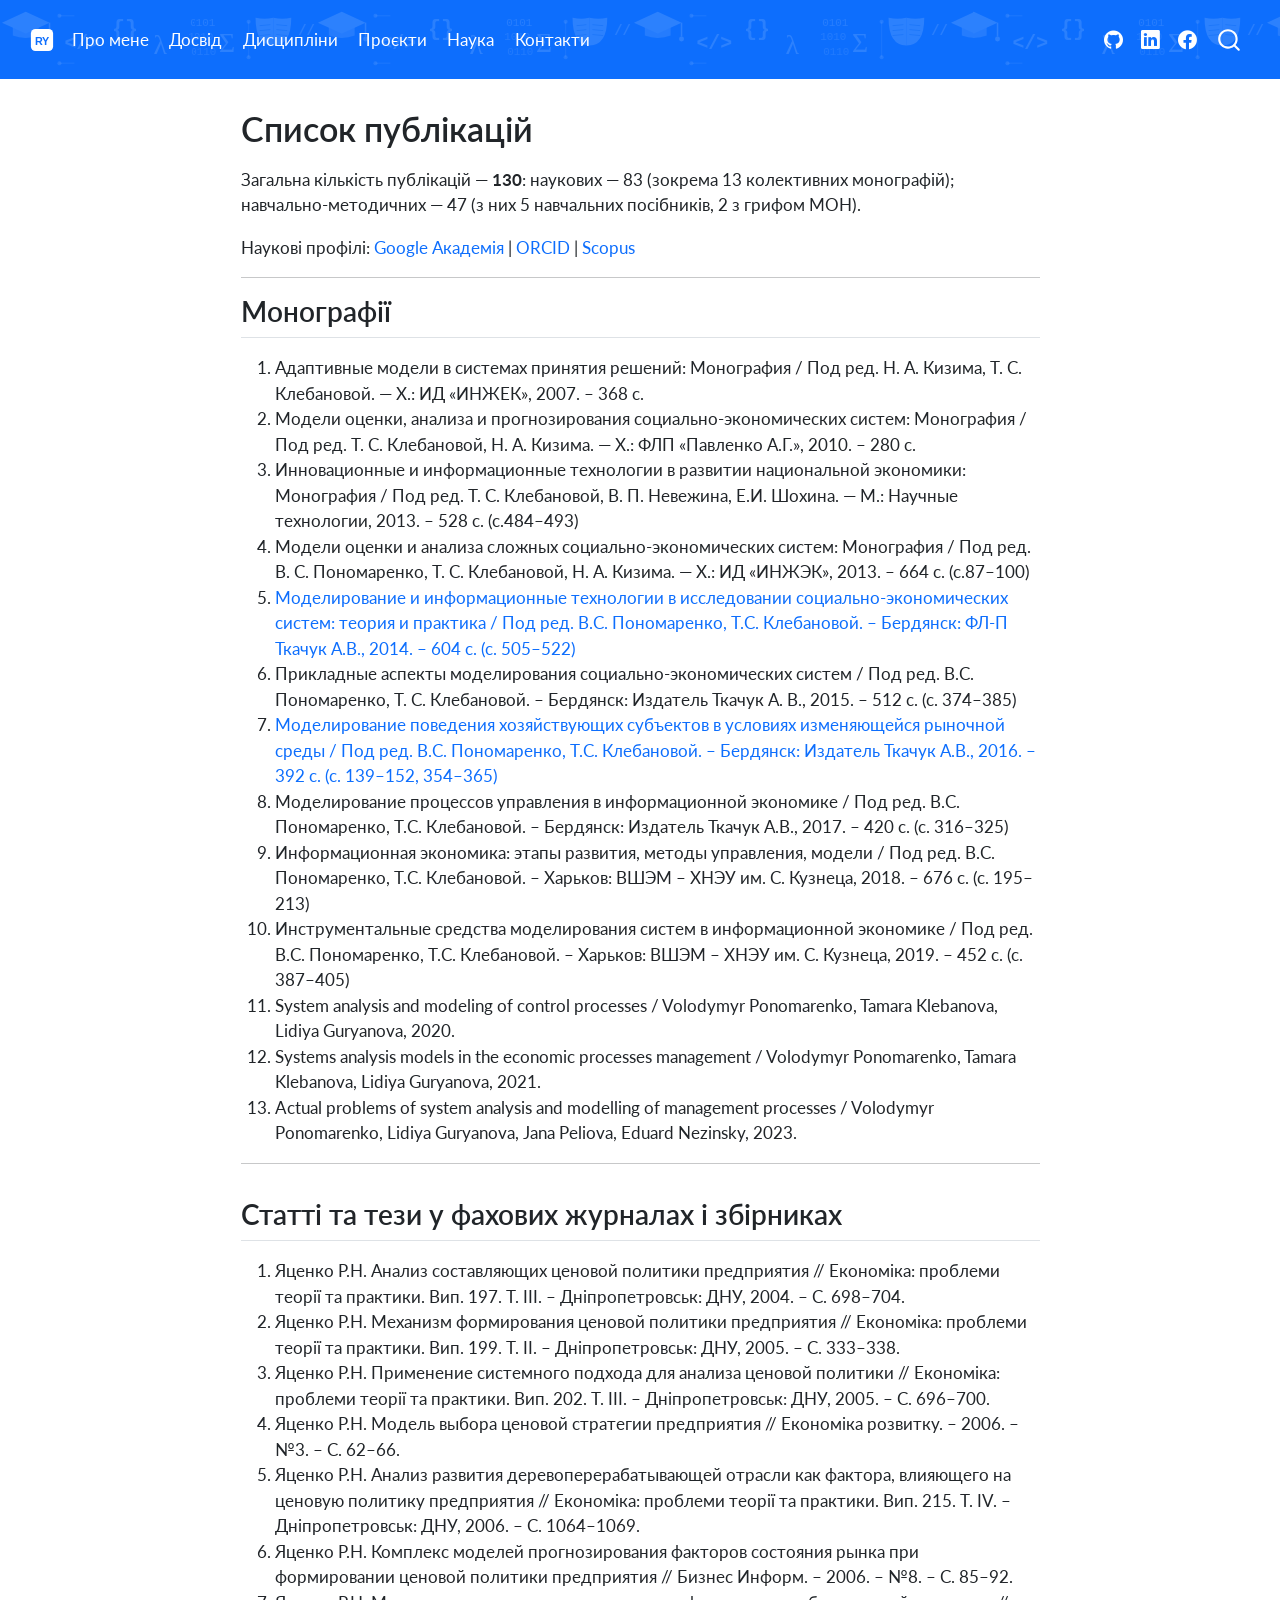
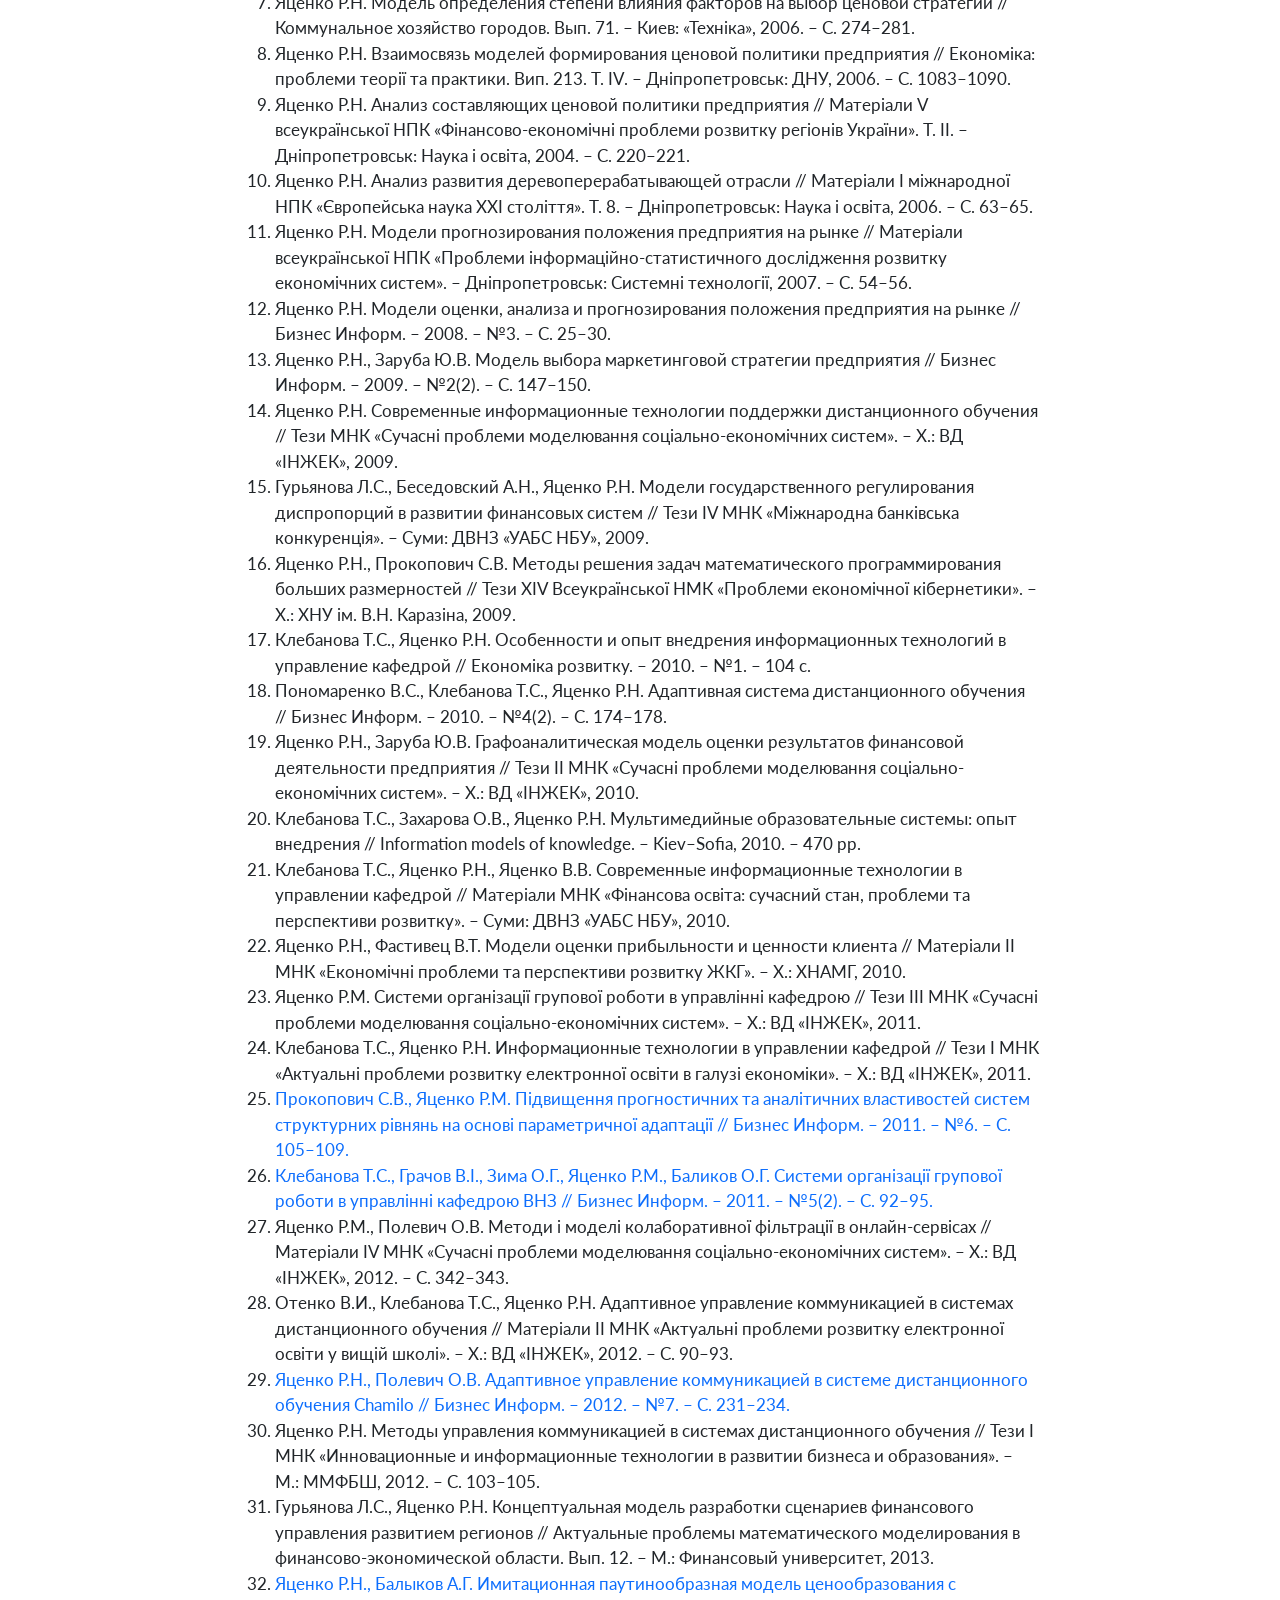
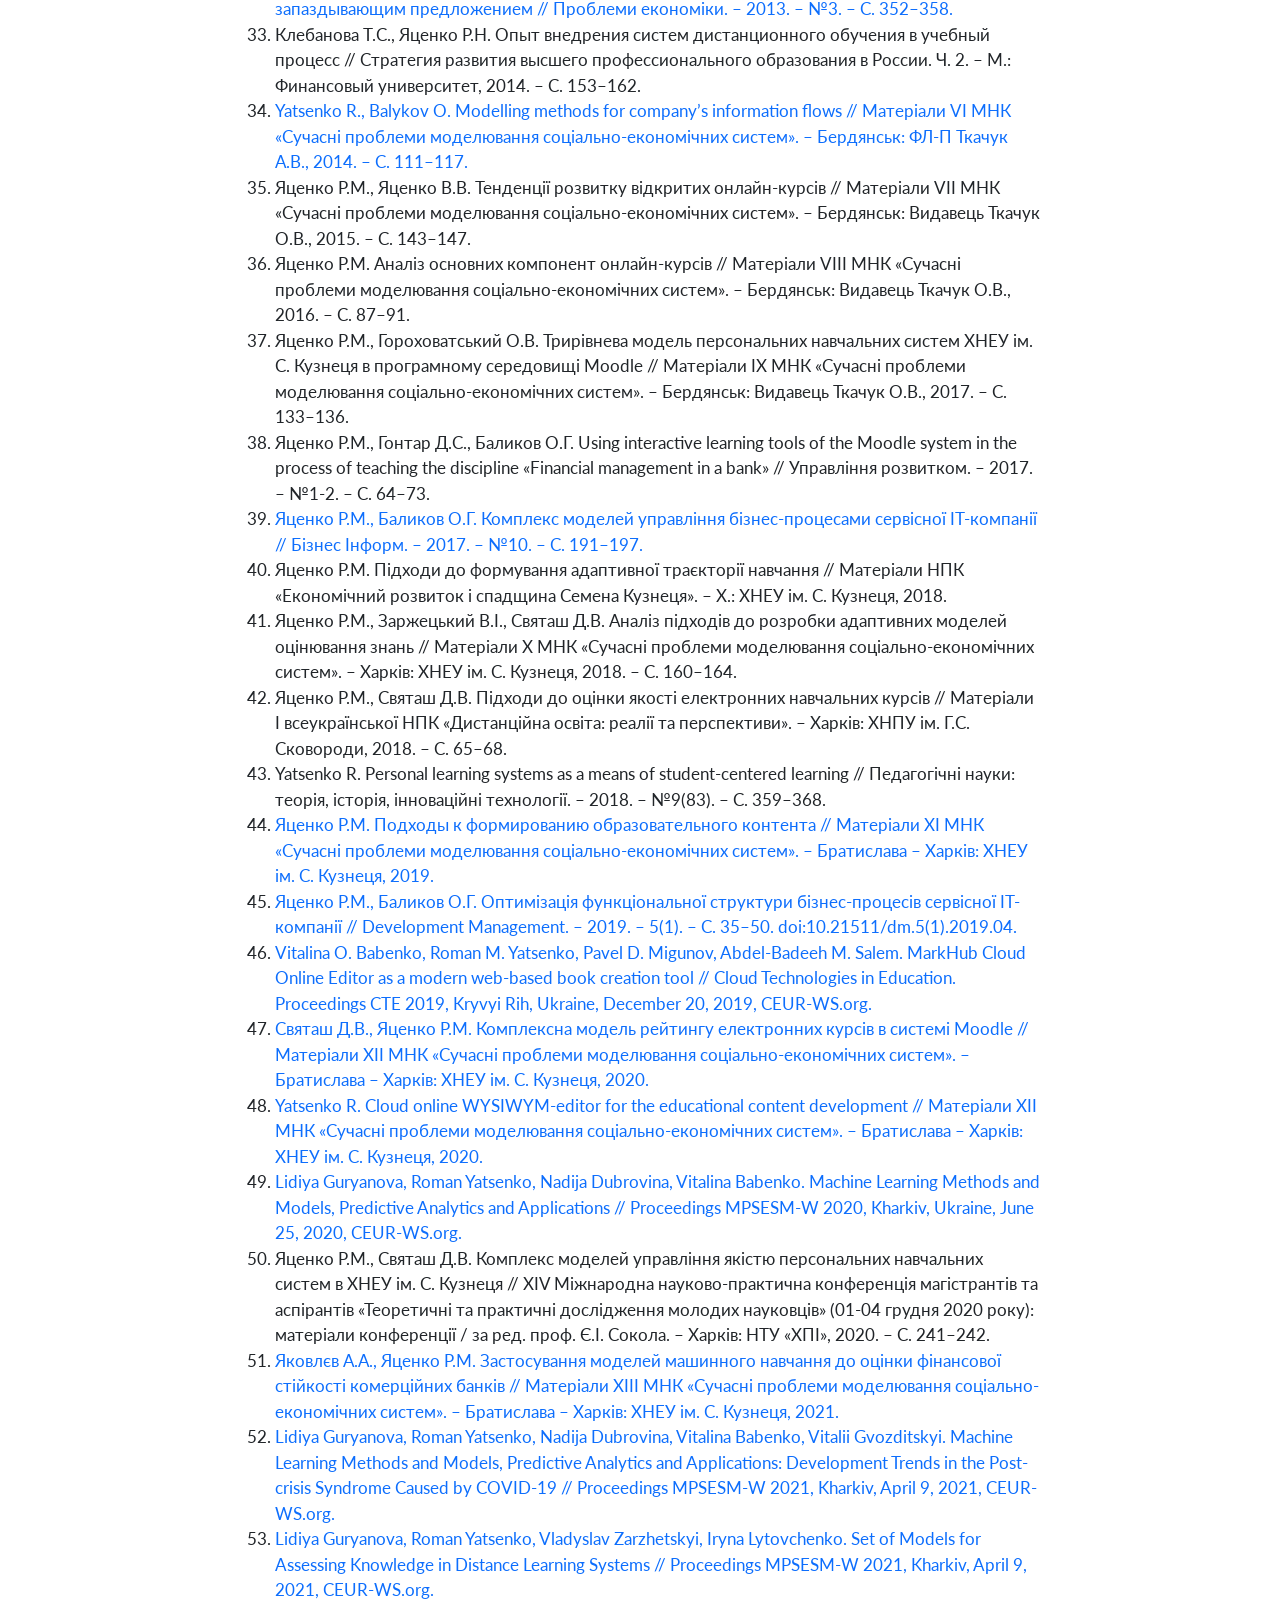
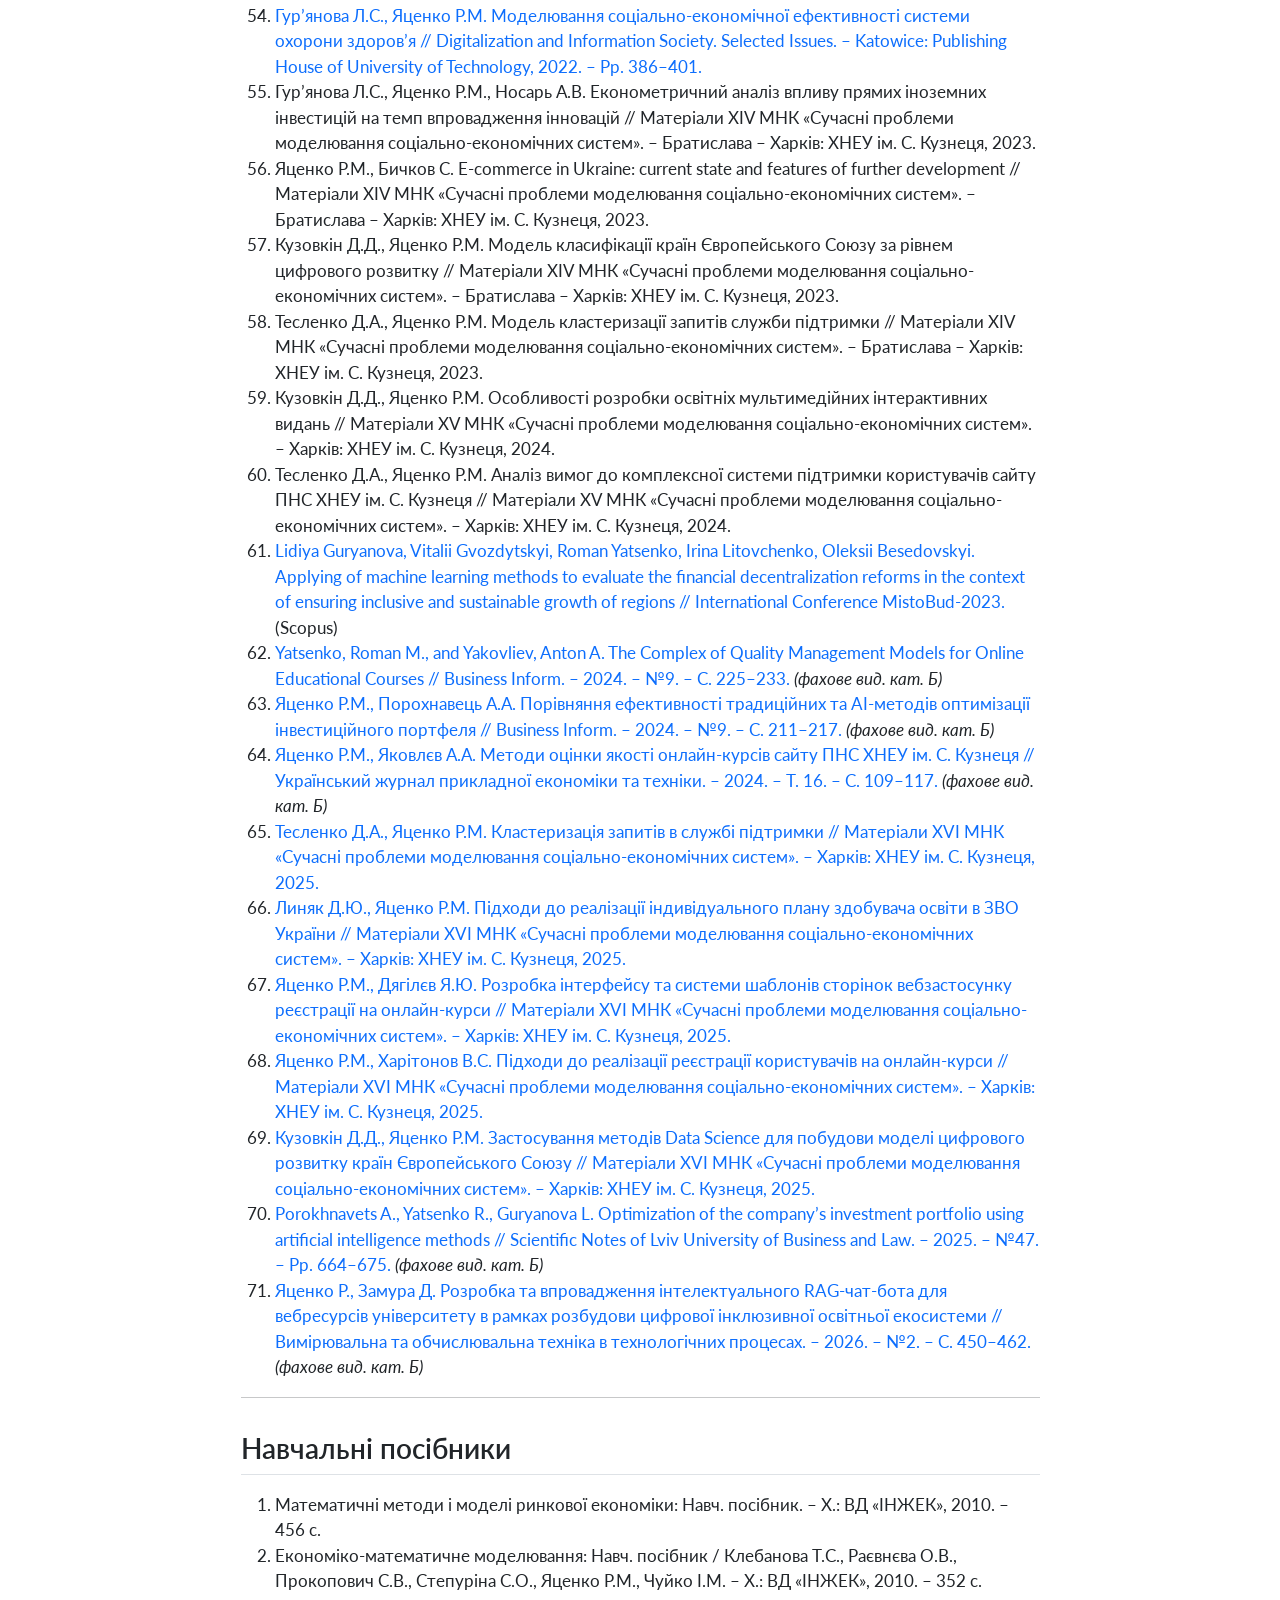
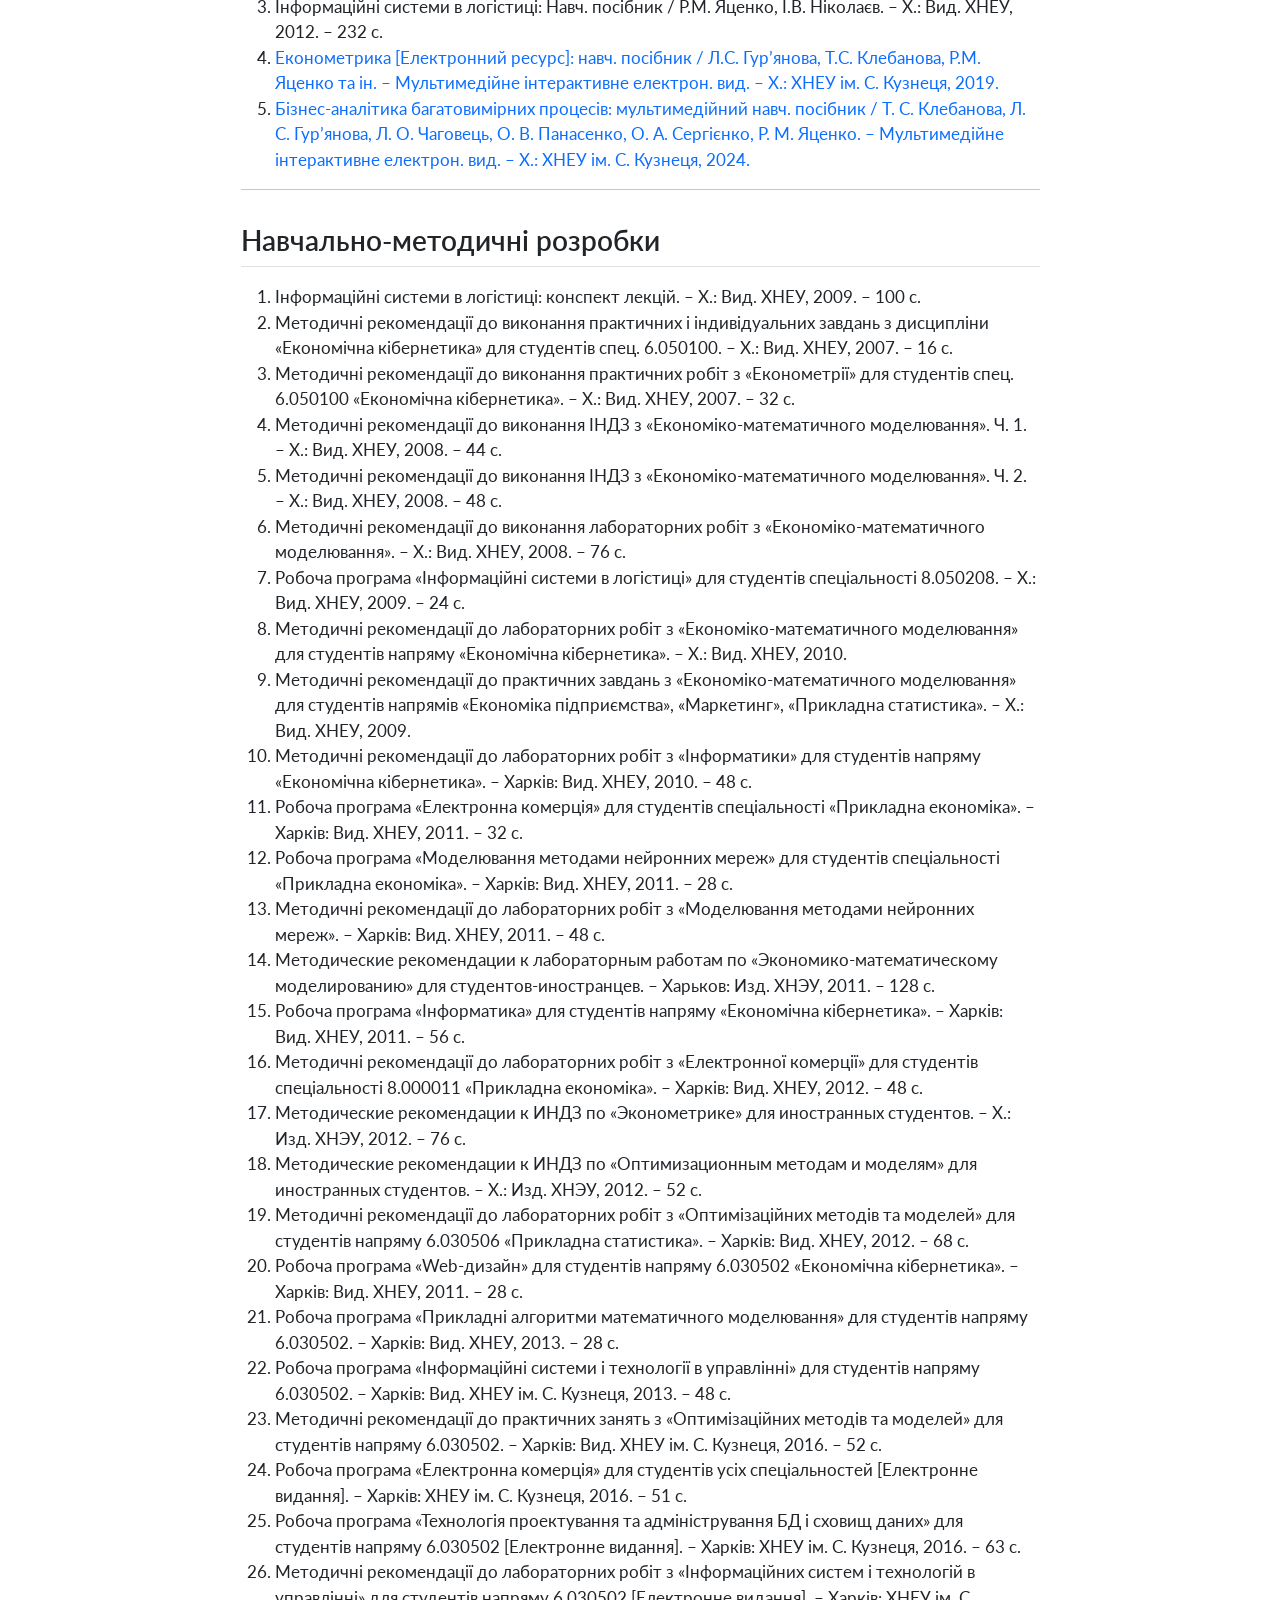
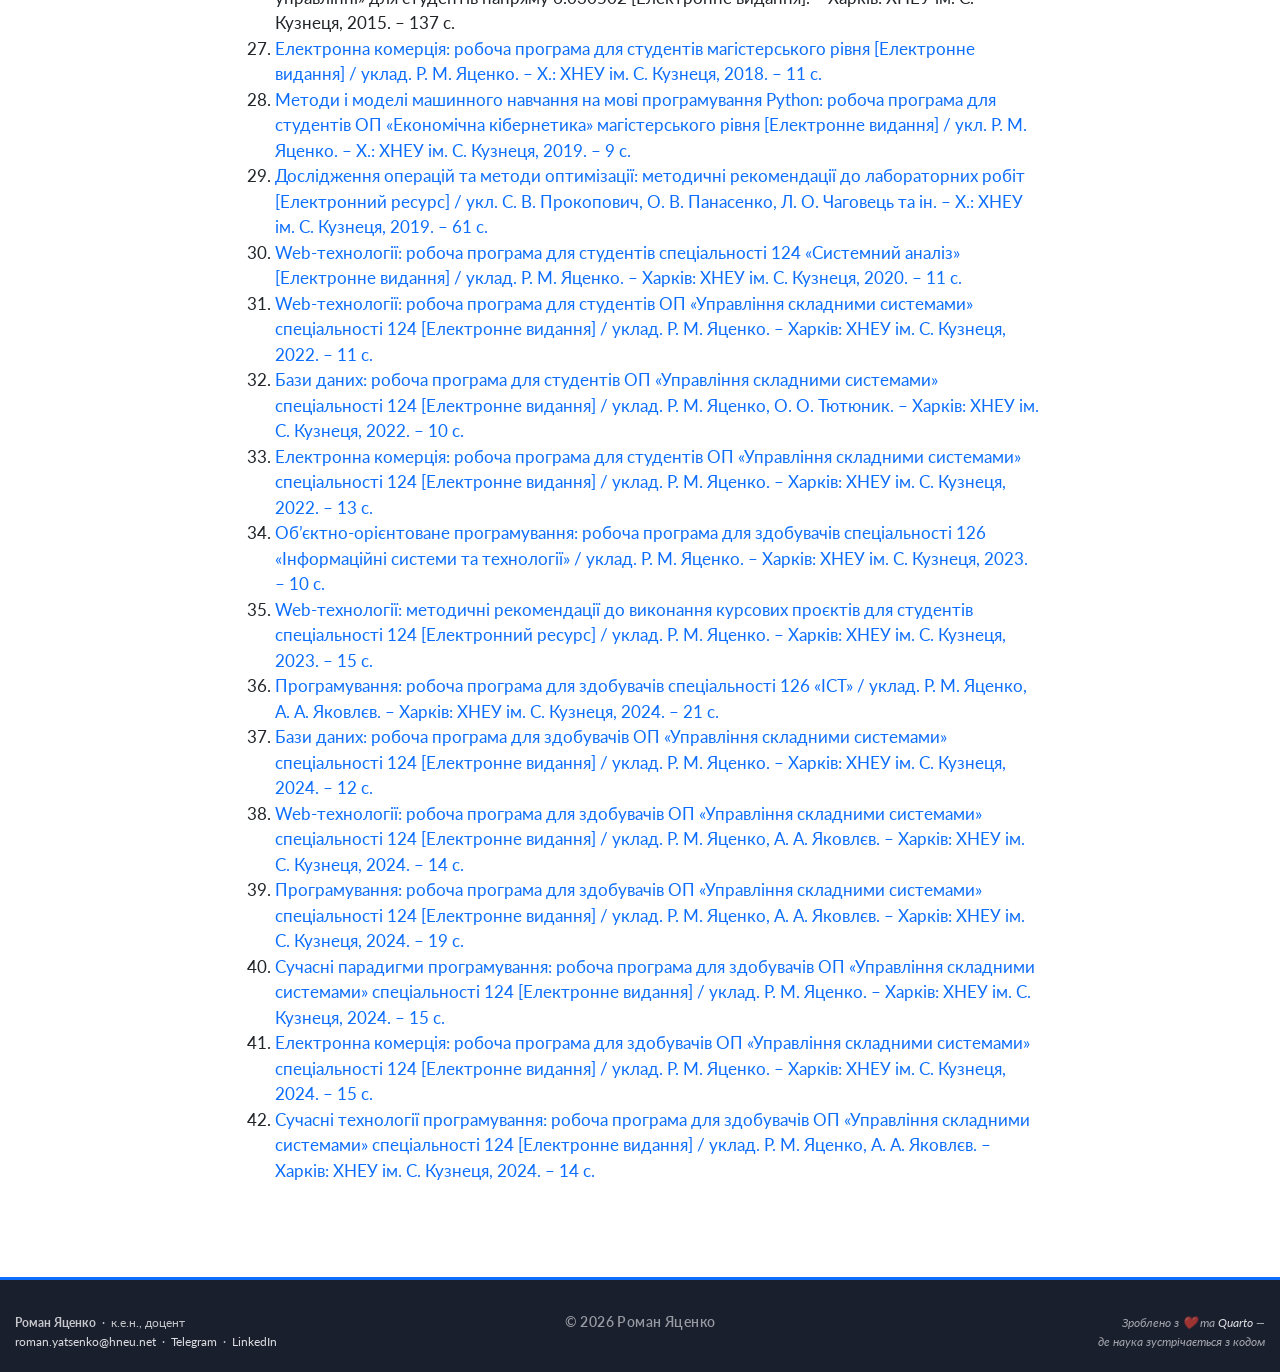
<file: docs/publications.html>
<!DOCTYPE html>
<html xmlns="http://www.w3.org/1999/xhtml" lang="uk" xml:lang="uk"><head>

<meta charset="utf-8">
<meta name="generator" content="quarto-1.11.9">

<meta name="viewport" content="width=device-width, initial-scale=1.0, user-scalable=yes">


<title>Список публікацій – Роман Яценко</title>
<style>
/* Default styles provided by pandoc.
** See https://pandoc.org/MANUAL.html#variables-for-html for config info.
*/
span.smallcaps{font-variant: small-caps;}
div.columns{display: flex; gap: 1.5em;}
div.column{flex: auto;}
@media screen {
div.columns{gap: min(4vw, 1.5em);}
div.column{overflow-x: auto;}
}
div.hanging-indent{margin-left: 1.5em; text-indent: -1.5em;}
ul.task-list{list-style: none;}
ul.task-list li input[type="checkbox"] {
  width: 0.8em;
  margin: 0 0.8em 0.2em -1em; /* quarto-specific, see https://github.com/quarto-dev/quarto-cli/issues/4556 */ 
  vertical-align: middle;
}
</style>


<script src="site_libs/quarto-nav/quarto-nav.js"></script>
<script src="site_libs/quarto-nav/headroom.min.js"></script>
<script src="site_libs/clipboard/clipboard.min.js"></script>
<script src="site_libs/quarto-search/autocomplete.umd.js"></script>
<script src="site_libs/quarto-search/fuse.min.js"></script>
<script src="site_libs/quarto-search/quarto-search.js"></script>
<meta name="quarto:offset" content="./">
<link href="./images/favicon.ico" rel="icon">
<script src="site_libs/quarto-html/quarto.js" type="module"></script>
<script src="site_libs/quarto-html/tabsets/tabsets.js" type="module"></script>
<script src="site_libs/quarto-html/scrollable-regions/scrollable-regions.js" type="module"></script>
<script src="site_libs/quarto-html/popper.min.js"></script>
<script src="site_libs/quarto-html/tippy.umd.min.js"></script>
<script src="site_libs/quarto-html/anchor.min.js"></script>
<link href="site_libs/quarto-html/tippy.css" rel="stylesheet">
<link href="site_libs/quarto-html/quarto-syntax-highlighting-0b983791fd02a84ab17c6cf8e5c4fb5d.css" rel="stylesheet" id="quarto-text-highlighting-styles">
<script src="site_libs/bootstrap/bootstrap.min.js"></script>
<link href="site_libs/bootstrap/bootstrap-icons.css" rel="stylesheet">
<link href="site_libs/bootstrap/bootstrap-37aae07f8a29670ae854b33a86d645ce.min.css" rel="stylesheet" append-hash="true" id="quarto-bootstrap" data-mode="light">
<script id="quarto-search-options" type="application/json">{
  "location": "navbar",
  "copy-button": false,
  "collapse-after": 3,
  "panel-placement": "end",
  "type": "overlay",
  "limit": 50,
  "keyboard-shortcut": [
    "f",
    "/",
    "s"
  ],
  "show-item-context": false,
  "language": {
    "search-no-results-text": "No results",
    "search-matching-documents-text": "matching documents",
    "search-copy-link-title": "Copy link to search",
    "search-hide-matches-text": "Hide additional matches",
    "search-more-match-text": "more match in this document",
    "search-more-matches-text": "more matches in this document",
    "search-clear-button-title": "Clear",
    "search-text-placeholder": "",
    "search-detached-cancel-button-title": "Cancel",
    "search-submit-button-title": "Submit",
    "search-label": "Search"
  }
}</script>


</head>

<body class="nav-fixed fullcontent quarto-light"><a id="quarto-skip-link" class="visually-hidden-focusable" href="#quarto-document-content">Skip to main content</a>

<div id="quarto-search-results"></div>
  <header id="quarto-header" class="headroom fixed-top">
    <nav class="navbar navbar-expand-lg " data-bs-theme="dark" aria-label="Site">
      <div class="navbar-container container-fluid">
      <div class="navbar-brand-container mx-auto">
    <a href="./index.html" class="navbar-brand navbar-brand-logo">
    <img src="./images/logo.svg" alt="RY" class="navbar-logo light-content">
    <img src="./images/logo.svg" alt="RY" class="navbar-logo dark-content">
    </a>
  </div>
          <button class="navbar-toggler" type="button" data-bs-toggle="collapse" data-bs-target="#navbarCollapse" aria-controls="navbarCollapse" aria-expanded="false" aria-label="Toggle navigation" onclick="if (window.quartoToggleHeadroom) { window.quartoToggleHeadroom(); }">
  <span class="navbar-toggler-icon"></span>
</button>
          <div class="collapse navbar-collapse" id="navbarCollapse">
            <ul class="navbar-nav navbar-nav-scroll me-auto">
  <li class="nav-item">
    <a class="nav-link" href="./index.html"> 
<span class="menu-text">Про мене</span></a>
  </li>  
  <li class="nav-item">
    <a class="nav-link" href="./experience.html"> 
<span class="menu-text">Досвід</span></a>
  </li>  
  <li class="nav-item">
    <a class="nav-link" href="./teaching.html"> 
<span class="menu-text">Дисципліни</span></a>
  </li>  
  <li class="nav-item">
    <a class="nav-link" href="./projects.html"> 
<span class="menu-text">Проєкти</span></a>
  </li>  
  <li class="nav-item">
    <a class="nav-link" href="./science.html"> 
<span class="menu-text">Наука</span></a>
  </li>  
  <li class="nav-item">
    <a class="nav-link" href="./contacts.html"> 
<span class="menu-text">Контакти</span></a>
  </li>  
</ul>
            <ul class="navbar-nav navbar-nav-scroll ms-auto">
  <li class="nav-item compact">
    <a class="nav-link" href="https://github.com/roman-yatsenko"> <i class="bi bi-github" role="img">
</i> 
<span class="menu-text"></span></a>
  </li>  
  <li class="nav-item compact">
    <a class="nav-link" href="https://linkedin.com/in/yatsenkorm"> <i class="bi bi-linkedin" role="img">
</i> 
<span class="menu-text"></span></a>
  </li>  
  <li class="nav-item compact">
    <a class="nav-link" href="https://www.facebook.com/profile.php?id=61576990610124"> <i class="bi bi-facebook" role="img">
</i> 
<span class="menu-text"></span></a>
  </li>  
</ul>
          </div> <!-- /navcollapse -->
            <div class="quarto-navbar-tools">
</div>
            <div id="quarto-search" class="" title="Search"></div>
      </div> <!-- /container-fluid -->
    </nav>
</header>
<!-- content -->
<div id="quarto-content" class="quarto-container page-columns page-rows-contents page-layout-article page-navbar">
<!-- sidebar -->
<!-- margin-sidebar -->
    
<!-- main -->
<main class="content" id="quarto-document-content" tabindex="-1">

<header id="title-block-header" class="quarto-title-block default">
<div class="quarto-title">
<h1 class="title">Список публікацій</h1>
</div>



<div class="quarto-title-meta">

    
  
    
  </div>
  


</header>


<p>Загальна кількість публікацій — <strong>130</strong>: наукових — 83 (зокрема 13 колективних монографій); навчально-методичних — 47 (з них 5 навчальних посібників, 2 з грифом МОН).</p>
<p>Наукові профілі: <a href="https://scholar.google.com.ua/citations?hl=uk&amp;user=IS9XHAQAAAAJ">Google Академія</a> | <a href="https://orcid.org/0000-0001-7968-6890">ORCID</a> | <a href="https://www.scopus.com/authid/detail.uri?authorId=57218566711">Scopus</a></p>
<hr>
<section id="монографії" class="level2">
<h2 class="anchored" data-anchor-id="монографії">Монографії</h2>
<ol type="1">
<li>Адаптивные модели в системах принятия решений: Монография / Под ред. Н. А. Кизима, Т. С. Клебановой. — Х.: ИД «ИНЖЕК», 2007. – 368 с.</li>
<li>Модели оценки, анализа и прогнозирования социально-экономических систем: Монография / Под ред. Т. С. Клебановой, Н. А. Кизима. — Х.: ФЛП «Павленко А.Г.», 2010. – 280 с.</li>
<li>Инновационные и информационные технологии в развитии национальной экономики: Монография / Под ред. Т. С. Клебановой, В. П. Невежина, Е.И. Шохина. — М.: Научные технологии, 2013. – 528 с. (с.484–493)</li>
<li>Модели оценки и анализа сложных социально-экономических систем: Монография / Под ред. В. С. Пономаренко, Т. С. Клебановой, Н. А. Кизима. — Х.: ИД «ИНЖЭК», 2013. – 664 с. (с.87–100)</li>
<li><a href="http://mpsesm.org/index.php/mpsesm/mpsesm6/paper/view/67">Моделирование и информационные технологии в исследовании социально-экономических систем: теория и практика / Под ред. В.С. Пономаренко, Т.С. Клебановой. – Бердянск: ФЛ-П Ткачук А.В., 2014. – 604 с. (с. 505–522)</a></li>
<li>Прикладные аспекты моделирования социально-экономических систем / Под ред. В.С. Пономаренко, Т. С. Клебановой. – Бердянск: Издатель Ткачук А. В., 2015. – 512 с. (с. 374–385)</li>
<li><a href="http://mpsesm.org/index.php/mpsesm/mpsesm8/paper/view/436">Моделирование поведения хозяйствующих субъектов в условиях изменяющейся рыночной среды / Под ред. В.С. Пономаренко, Т.С. Клебановой. – Бердянск: Издатель Ткачук А.В., 2016. – 392 с. (с. 139–152, 354–365)</a></li>
<li>Моделирование процессов управления в информационной экономике / Под ред. В.С. Пономаренко, Т.С. Клебановой. – Бердянск: Издатель Ткачук А.В., 2017. – 420 с. (с. 316–325)</li>
<li>Информационная экономика: этапы развития, методы управления, модели / Под ред. В.С. Пономаренко, Т.С. Клебановой. – Харьков: ВШЭМ – ХНЭУ им. С. Кузнеца, 2018. – 676 с. (с. 195–213)</li>
<li>Инструментальные средства моделирования систем в информационной экономике / Под ред. В.С. Пономаренко, Т.С. Клебановой. – Харьков: ВШЭМ – ХНЭУ им. С. Кузнеца, 2019. – 452 с. (с. 387–405)</li>
<li>System analysis and modeling of control processes / Volodymyr Ponomarenko, Tamara Klebanova, Lidiya Guryanova, 2020.</li>
<li>Systems analysis models in the economic processes management / Volodymyr Ponomarenko, Tamara Klebanova, Lidiya Guryanova, 2021.</li>
<li>Actual problems of system analysis and modelling of management processes / Volodymyr Ponomarenko, Lidiya Guryanova, Jana Peliova, Eduard Nezinsky, 2023.</li>
</ol>
<hr>
</section>
<section id="статті-та-тези-у-фахових-журналах-і-збірниках" class="level2">
<h2 class="anchored" data-anchor-id="статті-та-тези-у-фахових-журналах-і-збірниках">Статті та тези у фахових журналах і збірниках</h2>
<ol type="1">
<li>Яценко Р.Н. Анализ составляющих ценовой политики предприятия // Економіка: проблеми теорії та практики. Вип. 197. Т. ІІІ. – Дніпропетровськ: ДНУ, 2004. – С. 698–704.</li>
<li>Яценко Р.Н. Механизм формирования ценовой политики предприятия // Економіка: проблеми теорії та практики. Вип. 199. Т. ІІ. – Дніпропетровськ: ДНУ, 2005. – С. 333–338.</li>
<li>Яценко Р.Н. Применение системного подхода для анализа ценовой политики // Економіка: проблеми теорії та практики. Вип. 202. Т. ІІІ. – Дніпропетровськ: ДНУ, 2005. – С. 696–700.</li>
<li>Яценко Р.Н. Модель выбора ценовой стратегии предприятия // Економіка розвитку. – 2006. – №3. – С. 62–66.</li>
<li>Яценко Р.Н. Анализ развития деревоперерабатывающей отрасли как фактора, влияющего на ценовую политику предприятия // Економіка: проблеми теорії та практики. Вип. 215. Т. ІV. – Дніпропетровськ: ДНУ, 2006. – С. 1064–1069.</li>
<li>Яценко Р.Н. Комплекс моделей прогнозирования факторов состояния рынка при формировании ценовой политики предприятия // Бизнес Информ. – 2006. – №8. – С. 85–92.</li>
<li>Яценко Р.Н. Модель определения степени влияния факторов на выбор ценовой стратегии // Коммунальное хозяйство городов. Вып. 71. – Киев: «Техніка», 2006. – С. 274–281.</li>
<li>Яценко Р.Н. Взаимосвязь моделей формирования ценовой политики предприятия // Економіка: проблеми теорії та практики. Вип. 213. Т. ІV. – Дніпропетровськ: ДНУ, 2006. – С. 1083–1090.</li>
<li>Яценко Р.Н. Анализ составляющих ценовой политики предприятия // Матеріали V всеукраїнської НПК «Фінансово-економічні проблеми розвитку регіонів України». Т. ІІ. – Дніпропетровськ: Наука і освіта, 2004. – С. 220–221.</li>
<li>Яценко Р.Н. Анализ развития деревоперерабатывающей отрасли // Матеріали I міжнародної НПК «Європейська наука XXI століття». Т. 8. – Дніпропетровськ: Наука і освіта, 2006. – С. 63–65.</li>
<li>Яценко Р.Н. Модели прогнозирования положения предприятия на рынке // Матеріали всеукраїнської НПК «Проблеми інформаційно-статистичного дослідження розвитку економічних систем». – Дніпропетровськ: Системні технології, 2007. – С. 54–56.</li>
<li>Яценко Р.Н. Модели оценки, анализа и прогнозирования положения предприятия на рынке // Бизнес Информ. – 2008. – №3. – С. 25–30.</li>
<li>Яценко Р.Н., Заруба Ю.В. Модель выбора маркетинговой стратегии предприятия // Бизнес Информ. – 2009. – №2(2). – С. 147–150.</li>
<li>Яценко Р.Н. Современные информационные технологии поддержки дистанционного обучения // Тези МНК «Сучасні проблеми моделювання соціально-економічних систем». – Х.: ВД «ІНЖЕК», 2009.</li>
<li>Гурьянова Л.С., Беседовский А.Н., Яценко Р.Н. Модели государственного регулирования диспропорций в развитии финансовых систем // Тези IV МНК «Міжнародна банківська конкуренція». – Суми: ДВНЗ «УАБС НБУ», 2009.</li>
<li>Яценко Р.Н., Прокопович С.В. Методы решения задач математического программирования больших размерностей // Тези XIV Всеукраїнської НМК «Проблеми економічної кібернетики». – Х.: ХНУ ім. В.Н. Каразіна, 2009.</li>
<li>Клебанова Т.С., Яценко Р.Н. Особенности и опыт внедрения информационных технологий в управление кафедрой // Економіка розвитку. – 2010. – №1. – 104 с.</li>
<li>Пономаренко В.С., Клебанова Т.С., Яценко Р.Н. Адаптивная система дистанционного обучения // Бизнес Информ. – 2010. – №4(2). – С. 174–178.</li>
<li>Яценко Р.Н., Заруба Ю.В. Графоаналитическая модель оценки результатов финансовой деятельности предприятия // Тези II МНК «Сучасні проблеми моделювання соціально-економічних систем». – Х.: ВД «ІНЖЕК», 2010.</li>
<li>Клебанова Т.С., Захарова О.В., Яценко Р.Н. Мультимедийные образовательные системы: опыт внедрения // Information models of knowledge. – Kiev–Sofia, 2010. – 470 pp.</li>
<li>Клебанова Т.С., Яценко Р.Н., Яценко В.В. Современные информационные технологии в управлении кафедрой // Матеріали МНК «Фінансова освіта: сучасний стан, проблеми та перспективи розвитку». – Суми: ДВНЗ «УАБС НБУ», 2010.</li>
<li>Яценко Р.Н., Фастивец В.Т. Модели оценки прибыльности и ценности клиента // Матеріали II МНК «Економічні проблеми та перспективи розвитку ЖКГ». – Х.: ХНАМГ, 2010.</li>
<li>Яценко Р.М. Системи організації групової роботи в управлінні кафедрою // Тези III МНК «Сучасні проблеми моделювання соціально-економічних систем». – Х.: ВД «ІНЖЕК», 2011.</li>
<li>Клебанова Т.С., Яценко Р.Н. Информационные технологии в управлении кафедрой // Тези I МНК «Актуальні проблеми розвитку електронної освіти в галузі економіки». – Х.: ВД «ІНЖЕК», 2011.</li>
<li><a href="http://www.business-inform.net/_inc/kachka_pdf.php?year=2011&amp;volume=6_0&amp;pages=105_109&amp;qu=%D0%AF%D1%86%D0%B5%D0%BD%D0%BA%D0%BE">Прокопович С.В., Яценко Р.М. Підвищення прогностичних та аналітичних властивостей систем структурних рівнянь на основі параметричної адаптації // Бизнес Информ. – 2011. – №6. – С. 105–109.</a></li>
<li><a href="http://www.business-inform.net/_inc/kachka_pdf.php?year=2011&amp;volume=5_2&amp;pages=92_95&amp;qu=%D0%AF%D1%86%D0%B5%D0%BD%D0%BA%D0%BE">Клебанова Т.С., Грачов В.І., Зима О.Г., Яценко Р.М., Баликов О.Г. Системи організації групової роботи в управлінні кафедрою ВНЗ // Бизнес Информ. – 2011. – №5(2). – С. 92–95.</a></li>
<li>Яценко Р.М., Полевич О.В. Методи і моделі колаборативної фільтрації в онлайн-сервісах // Матеріали IV МНК «Сучасні проблеми моделювання соціально-економічних систем». – Х.: ВД «ІНЖЕК», 2012. – С. 342–343.</li>
<li>Отенко В.И., Клебанова Т.С., Яценко Р.Н. Адаптивное управление коммуникацией в системах дистанционного обучения // Матеріали II МНК «Актуальні проблеми розвитку електронної освіти у вищій школі». – Х.: ВД «ІНЖЕК», 2012. – С. 90–93.</li>
<li><a href="http://www.business-inform.net/_inc/kachka_pdf.php?year=2012&amp;volume=7_0&amp;pages=231_234&amp;qu=%D0%AF%D1%86%D0%B5%D0%BD%D0%BA%D0%BE">Яценко Р.Н., Полевич О.В. Адаптивное управление коммуникацией в системе дистанционного обучения Chamilo // Бизнес Информ. – 2012. – №7. – С. 231–234.</a></li>
<li>Яценко Р.Н. Методы управления коммуникацией в системах дистанционного обучения // Тези I МНК «Инновационные и информационные технологии в развитии бизнеса и образования». – М.: ММФБШ, 2012. – С. 103–105.</li>
<li>Гурьянова Л.С., Яценко Р.Н. Концептуальная модель разработки сценариев финансового управления развитием регионов // Актуальные проблемы математического моделирования в финансово-экономической области. Вып. 12. – М.: Финансовый университет, 2013.</li>
<li><a href="http://www.problecon.com/_inc/kachka_pdf.php?year=2013&amp;volume=3_0&amp;pages=352_358&amp;qu=%D0%AF%D1%86%D0%B5%D0%BD%D0%BA%D0%BE">Яценко Р.Н., Балыков А.Г. Имитационная паутинообразная модель ценообразования с запаздывающим предложением // Проблеми економіки. – 2013. – №3. – С. 352–358.</a></li>
<li>Клебанова Т.С., Яценко Р.Н. Опыт внедрения систем дистанционного обучения в учебный процесс // Стратегия развития высшего профессионального образования в России. Ч. 2. – М.: Финансовый университет, 2014. – С. 153–162.</li>
<li><a href="http://mpsesm.org/index.php/mpsesm/mpsesm6/paper/view/102">Yatsenko R., Balykov O. Modelling methods for company’s information flows // Матеріали VІ МНК «Сучасні проблеми моделювання соціально-економічних систем». – Бердянськ: ФЛ-П Ткачук А.В., 2014. – С. 111–117.</a></li>
<li>Яценко Р.М., Яценко В.В. Тенденції розвитку відкритих онлайн-курсів // Матеріали VІІ МНК «Сучасні проблеми моделювання соціально-економічних систем». – Бердянськ: Видавець Ткачук О.В., 2015. – С. 143–147.</li>
<li>Яценко Р.М. Аналіз основних компонент онлайн-курсів // Матеріали VІІІ МНК «Сучасні проблеми моделювання соціально-економічних систем». – Бердянськ: Видавець Ткачук О.В., 2016. – С. 87–91.</li>
<li>Яценко Р.М., Гороховатський О.В. Трирівнева модель персональних навчальних систем ХНЕУ ім. С. Кузнеця в програмному середовищі Moodle // Матеріали IX МНК «Сучасні проблеми моделювання соціально-економічних систем». – Бердянськ: Видавець Ткачук О.В., 2017. – С. 133–136.</li>
<li>Яценко Р.М., Гонтар Д.С., Баликов О.Г. Using interactive learning tools of the Moodle system in the process of teaching the discipline «Financial management in a bank» // Управління розвитком. – 2017. – №1-2. – С. 64–73.</li>
<li><a href="http://business-inform.net/annotated-catalogue/?year=2017&amp;abstract=2017_10_0&amp;lang=ua&amp;stqa=29">Яценко Р.М., Баликов О.Г. Комплекс моделей управління бізнес-процесами сервісної ІТ-компанії // Бізнес Інформ. – 2017. – №10. – С. 191–197.</a></li>
<li>Яценко Р.М. Підходи до формування адаптивної траєкторії навчання // Матеріали НПК «Економічний розвиток і спадщина Семена Кузнеця». – Х.: ХНЕУ ім. С. Кузнеця, 2018.</li>
<li>Яценко Р.М., Заржецький В.І., Святаш Д.В. Аналіз підходів до розробки адаптивних моделей оцінювання знань // Матеріали X МНК «Сучасні проблеми моделювання соціально-економічних систем». – Харків: ХНЕУ ім. С. Кузнеця, 2018. – С. 160–164.</li>
<li>Яценко Р.М., Святаш Д.В. Підходи до оцінки якості електронних навчальних курсів // Матеріали I всеукраїнської НПК «Дистанційна освіта: реалії та перспективи». – Харків: ХНПУ ім. Г.С. Сковороди, 2018. – С. 65–68.</li>
<li>Yatsenko R. Personal learning systems as a means of student-centered learning // Педагогічні науки: теорія, історія, інноваційні технології. – 2018. – №9(83). – С. 359–368.</li>
<li><a href="http://mpsesm.org/book/2019/thesis05-yaro.html#thesis05-yaro">Яценко Р.М. Подходы к формированию образовательного контента // Матеріали XI МНК «Сучасні проблеми моделювання соціально-економічних систем». – Братислава – Харків: ХНЕУ ім. С. Кузнеця, 2019.</a></li>
<li><a href="https://businessperspectives.org/images/pdf/applications/publishing/templates/article/assets/11940/DM_2019_01_Yatsenko.pdf">Яценко Р.М., Баликов О.Г. Оптимізація функціональної структури бізнес-процесів сервісної ІТ-компанії // Development Management. – 2019. – 5(1). – С. 35–50. doi:10.21511/dm.5(1).2019.04.</a></li>
<li><a href="https://doi.org/10.55056/ceur-ws.org/Vol-2643/paper09.pdf">Vitalina O. Babenko, Roman M. Yatsenko, Pavel D. Migunov, Abdel-Badeeh M. Salem. MarkHub Cloud Online Editor as a modern web-based book creation tool // Cloud Technologies in Education. Proceedings CTE 2019, Kryvyi Rih, Ukraine, December 20, 2019, CEUR-WS.org.</a></li>
<li><a href="http://mpsesm.org/book/2020/thesis05-900.html#thesis05-900">Святаш Д.В., Яценко Р.М. Комплексна модель рейтингу електронних курсів в системі Moodle // Матеріали XII МНК «Сучасні проблеми моделювання соціально-економічних систем». – Братислава – Харків: ХНЕУ ім. С. Кузнеця, 2020.</a></li>
<li><a href="http://mpsesm.org/book/2020/thesis04-yaro.html#thesis04-yaro">Yatsenko R. Cloud online WYSIWYM-editor for the educational content development // Матеріали XII МНК «Сучасні проблеми моделювання соціально-економічних систем». – Братислава – Харків: ХНЕУ ім. С. Кузнеця, 2020.</a></li>
<li><a href="http://ceur-ws.org/Vol-2649/paper1.pdf">Lidiya Guryanova, Roman Yatsenko, Nadija Dubrovina, Vitalina Babenko. Machine Learning Methods and Models, Predictive Analytics and Applications // Proceedings MPSESM-W 2020, Kharkiv, Ukraine, June 25, 2020, CEUR-WS.org.</a></li>
<li>Яценко Р.М., Святаш Д.В. Комплекс моделей управління якістю персональних навчальних систем в ХНЕУ ім. С. Кузнеця // XIV Міжнародна науково-практична конференція магістрантів та аспірантів «Теоретичні та практичні дослідження молодих науковців» (01-04 грудня 2020 року): матеріали конференції / за ред. проф. Є.І. Сокола. – Харків: НТУ «ХПІ», 2020. – С. 241–242.</li>
<li><a href="https://mpsesm.org/book/2021/thesis04-yaro.html#thesis04-yaro">Яковлєв А.А., Яценко Р.М. Застосування моделей машинного навчання до оцінки фінансової стійкості комерційних банків // Матеріали XIII МНК «Сучасні проблеми моделювання соціально-економічних систем». – Братислава – Харків: ХНЕУ ім. С. Кузнеця, 2021.</a></li>
<li><a href="http://ceur-ws.org/Vol-2927/paper1.pdf">Lidiya Guryanova, Roman Yatsenko, Nadija Dubrovina, Vitalina Babenko, Vitalii Gvozditskyi. Machine Learning Methods and Models, Predictive Analytics and Applications: Development Trends in the Post-crisis Syndrome Caused by COVID-19 // Proceedings MPSESM-W 2021, Kharkiv, April 9, 2021, CEUR-WS.org.</a></li>
<li><a href="http://ceur-ws.org/Vol-2927/paper6.pdf">Lidiya Guryanova, Roman Yatsenko, Vladyslav Zarzhetskyi, Iryna Lytovchenko. Set of Models for Assessing Knowledge in Distance Learning Systems // Proceedings MPSESM-W 2021, Kharkiv, April 9, 2021, CEUR-WS.org.</a></li>
<li><a href="http://www.repository.hneu.edu.ua/handle/123456789/27669">Гур’янова Л.С., Яценко Р.М. Моделювання соціально-економічної ефективності системи охорони здоров’я // Digitalization and Information Society. Selected Issues. – Katowice: Publishing House of University of Technology, 2022. – Pp. 386–401.</a></li>
<li>Гур’янова Л.С., Яценко Р.М., Носарь А.В. Економетричний аналіз впливу прямих іноземних інвестицій на темп впровадження інновацій // Матеріали XIV МНК «Сучасні проблеми моделювання соціально-економічних систем». – Братислава – Харків: ХНЕУ ім. С. Кузнеця, 2023.</li>
<li>Яценко Р.М., Бичков С. E-commerce in Ukraine: current state and features of further development // Матеріали XIV МНК «Сучасні проблеми моделювання соціально-економічних систем». – Братислава – Харків: ХНЕУ ім. С. Кузнеця, 2023.</li>
<li>Кузовкін Д.Д., Яценко Р.М. Модель класифікації країн Європейського Союзу за рівнем цифрового розвитку // Матеріали XIV МНК «Сучасні проблеми моделювання соціально-економічних систем». – Братислава – Харків: ХНЕУ ім. С. Кузнеця, 2023.</li>
<li>Тесленко Д.А., Яценко Р.М. Модель кластеризації запитів служби підтримки // Матеріали XIV МНК «Сучасні проблеми моделювання соціально-економічних систем». – Братислава – Харків: ХНЕУ ім. С. Кузнеця, 2023.</li>
<li>Кузовкін Д.Д., Яценко Р.М. Особливості розробки освітніх мультимедійних інтерактивних видань // Матеріали XV МНК «Сучасні проблеми моделювання соціально-економічних систем». – Харків: ХНЕУ ім. С. Кузнеця, 2024.</li>
<li>Тесленко Д.А., Яценко Р.М. Аналіз вимог до комплексної системи підтримки користувачів сайту ПНС ХНЕУ ім. С. Кузнеця // Матеріали XV МНК «Сучасні проблеми моделювання соціально-економічних систем». – Харків: ХНЕУ ім. С. Кузнеця, 2024.</li>
<li><a href="https://iopscience.iop.org/article/10.1088/1755-1315/1376/1/012041">Lidiya Guryanova, Vitalii Gvozdytskyi, Roman Yatsenko, Irina Litovchenko, Oleksii Besedovskyi. Applying of machine learning methods to evaluate the financial decentralization reforms in the context of ensuring inclusive and sustainable growth of regions // International Conference MistoBud-2023.</a> (Scopus)</li>
<li><a href="https://doi.org/10.32983/2222-4459-2024-9-225-233">Yatsenko, Roman M., and Yakovliev, Anton A. The Complex of Quality Management Models for Online Educational Courses // Business Inform. – 2024. – №9. – С. 225–233.</a> <em>(фахове вид. кат. Б)</em></li>
<li><a href="https://doi.org/10.32983/2222-4459-2024-9-211-217">Яценко Р.М., Порохнавець А.А. Порівняння ефективності традиційних та AI-методів оптимізації інвестиційного портфеля // Business Inform. – 2024. – №9. – С. 211–217.</a> <em>(фахове вид. кат. Б)</em></li>
<li><a href="https://doi.org/10.36887/2415-8453-2024-4-16">Яценко Р.М., Яковлєв А.А. Методи оцінки якості онлайн-курсів сайту ПНС ХНЕУ ім. С. Кузнеця // Український журнал прикладної економіки та техніки. – 2024. – Т. 16. – С. 109–117.</a> <em>(фахове вид. кат. Б)</em></li>
<li><a href="https://mpsesm.hneu.edu.ua/book/2025/pages/sections/section04/page1304.html">Тесленко Д.А., Яценко Р.М. Кластеризація запитів в службі підтримки // Матеріали XVI МНК «Сучасні проблеми моделювання соціально-економічних систем». – Харків: ХНЕУ ім. С. Кузнеця, 2025.</a></li>
<li><a href="https://mpsesm.hneu.edu.ua/book/2025/pages/sections/section05/page1400.html">Линяк Д.Ю., Яценко Р.М. Підходи до реалізації індивідуального плану здобувача освіти в ЗВО України // Матеріали XVI МНК «Сучасні проблеми моделювання соціально-економічних систем». – Харків: ХНЕУ ім. С. Кузнеця, 2025.</a></li>
<li><a href="https://mpsesm.hneu.edu.ua/book/2025/pages/sections/section05/page1390.html">Яценко Р.М., Дягілєв Я.Ю. Розробка інтерфейсу та системи шаблонів сторінок вебзастосунку реєстрації на онлайн-курси // Матеріали XVI МНК «Сучасні проблеми моделювання соціально-економічних систем». – Харків: ХНЕУ ім. С. Кузнеця, 2025.</a></li>
<li><a href="https://mpsesm.hneu.edu.ua/book/2025/pages/sections/section05/page1410.html">Яценко Р.М., Харітонов В.С. Підходи до реалізації реєстрації користувачів на онлайн-курси // Матеріали XVI МНК «Сучасні проблеми моделювання соціально-економічних систем». – Харків: ХНЕУ ім. С. Кузнеця, 2025.</a></li>
<li><a href="https://mpsesm.hneu.edu.ua/book/2025/pages/sections/section08/page1292.html">Кузовкін Д.Д., Яценко Р.М. Застосування методів Data Science для побудови моделі цифрового розвитку країн Європейського Союзу // Матеріали XVI МНК «Сучасні проблеми моделювання соціально-економічних систем». – Харків: ХНЕУ ім. С. Кузнеця, 2025.</a></li>
<li><a href="https://nzlubp.org.ua/index.php/journal/article/view/1971">Porokhnavets A., Yatsenko R., Guryanova L. Optimization of the company’s investment portfolio using artificial intelligence methods // Scientific Notes of Lviv University of Business and Law. – 2025. – №47. – Pp. 664–675.</a> <em>(фахове вид. кат. Б)</em></li>
<li><a href="https://doi.org/10.31891/2219-9365-2026-86-53">Яценко Р., Замура Д. Розробка та впровадження інтелектуального RAG-чат-бота для вебресурсів університету в рамках розбудови цифрової інклюзивної освітньої екосистеми // Вимірювальна та обчислювальна техніка в технологічних процесах. – 2026. – №2. – C. 450–462.</a> <em>(фахове вид. кат. Б)</em></li>
</ol>
<hr>
</section>
<section id="навчальні-посібники" class="level2">
<h2 class="anchored" data-anchor-id="навчальні-посібники">Навчальні посібники</h2>
<ol type="1">
<li>Математичні методи і моделі ринкової економіки: Навч. посібник. – Х.: ВД «ІНЖЕК», 2010. – 456 с.</li>
<li>Економіко-математичне моделювання: Навч. посібник / Клебанова Т.С., Раєвнєва О.В., Прокопович С.В., Степуріна С.О., Яценко Р.М., Чуйко І.М. – Х.: ВД «ІНЖЕК», 2010. – 352 с.</li>
<li>Інформаційні системи в логістиці: Навч. посібник / Р.М. Яценко, І.В. Ніколаєв. – Х.: Вид. ХНЕУ, 2012. – 232 с.</li>
<li><a href="https://pns.hneu.edu.ua/course/view.php?id=4842">Економетрика [Електронний ресурс]: навч. посібник / Л.С. Гур’янова, Т.С. Клебанова, Р.М. Яценко та ін. – Мультимедійне інтерактивне електрон. вид. – Х.: ХНЕУ ім. С. Кузнеця, 2019.</a></li>
<li><a href="https://pns.hneu.edu.ua/course/view.php?id=7619">Бізнес-аналітика багатовимірних процесів: мультимедійний навч. посібник / Т. С. Клебанова, Л. С. Гур’янова, Л. О. Чаговець, О. В. Панасенко, О. А. Сергієнко, Р. М. Яценко. – Мультимедійне інтерактивне електрон. вид. – Х.: ХНЕУ ім. С. Кузнеця, 2024.</a></li>
</ol>
<hr>
</section>
<section id="навчально-методичні-розробки" class="level2">
<h2 class="anchored" data-anchor-id="навчально-методичні-розробки">Навчально-методичні розробки</h2>
<ol type="1">
<li>Інформаційні системи в логістиці: конспект лекцій. – Х.: Вид. ХНЕУ, 2009. – 100 с.</li>
<li>Методичні рекомендації до виконання практичних і індивідуальних завдань з дисципліни «Економічна кібернетика» для студентів спец. 6.050100. – Х.: Вид. ХНЕУ, 2007. – 16 с.</li>
<li>Методичні рекомендації до виконання практичних робіт з «Економетрії» для студентів спец. 6.050100 «Економічна кібернетика». – Х.: Вид. ХНЕУ, 2007. – 32 с.</li>
<li>Методичні рекомендації до виконання ІНДЗ з «Економіко-математичного моделювання». Ч. 1. – Х.: Вид. ХНЕУ, 2008. – 44 с.</li>
<li>Методичні рекомендації до виконання ІНДЗ з «Економіко-математичного моделювання». Ч. 2. – Х.: Вид. ХНЕУ, 2008. – 48 с.</li>
<li>Методичні рекомендації до виконання лабораторних робіт з «Економіко-математичного моделювання». – Х.: Вид. ХНЕУ, 2008. – 76 с.</li>
<li>Робоча програма «Інформаційні системи в логістиці» для студентів спеціальності 8.050208. – Х.: Вид. ХНЕУ, 2009. – 24 с.</li>
<li>Методичні рекомендації до лабораторних робіт з «Економіко-математичного моделювання» для студентів напряму «Економічна кібернетика». – Х.: Вид. ХНЕУ, 2010.</li>
<li>Методичні рекомендації до практичних завдань з «Економіко-математичного моделювання» для студентів напрямів «Економіка підприємства», «Маркетинг», «Прикладна статистика». – Х.: Вид. ХНЕУ, 2009.</li>
<li>Методичні рекомендації до лабораторних робіт з «Інформатики» для студентів напряму «Економічна кібернетика». – Харків: Вид. ХНЕУ, 2010. – 48 с.</li>
<li>Робоча програма «Електронна комерція» для студентів спеціальності «Прикладна економіка». – Харків: Вид. ХНЕУ, 2011. – 32 с.</li>
<li>Робоча програма «Моделювання методами нейронних мереж» для студентів спеціальності «Прикладна економіка». – Харків: Вид. ХНЕУ, 2011. – 28 с.</li>
<li>Методичні рекомендації до лабораторних робіт з «Моделювання методами нейронних мереж». – Харків: Вид. ХНЕУ, 2011. – 48 с.</li>
<li>Методические рекомендации к лабораторным работам по «Экономико-математическому моделированию» для студентов-иностранцев. – Харьков: Изд. ХНЭУ, 2011. – 128 с.</li>
<li>Робоча програма «Інформатика» для студентів напряму «Економічна кібернетика». – Харків: Вид. ХНЕУ, 2011. – 56 с.</li>
<li>Методичні рекомендації до лабораторних робіт з «Електронної комерції» для студентів спеціальності 8.000011 «Прикладна економіка». – Харків: Вид. ХНЕУ, 2012. – 48 с.</li>
<li>Методические рекомендации к ИНДЗ по «Эконометрике» для иностранных студентов. – Х.: Изд. ХНЭУ, 2012. – 76 с.</li>
<li>Методические рекомендации к ИНДЗ по «Оптимизационным методам и моделям» для иностранных студентов. – Х.: Изд. ХНЭУ, 2012. – 52 с.</li>
<li>Методичні рекомендації до лабораторних робіт з «Оптимізаційних методів та моделей» для студентів напряму 6.030506 «Прикладна статистика». – Харків: Вид. ХНЕУ, 2012. – 68 с.</li>
<li>Робоча програма «Web-дизайн» для студентів напряму 6.030502 «Економічна кібернетика». – Харків: Вид. ХНЕУ, 2011. – 28 с.</li>
<li>Робоча програма «Прикладні алгоритми математичного моделювання» для студентів напряму 6.030502. – Харків: Вид. ХНЕУ, 2013. – 28 с.</li>
<li>Робоча програма «Інформаційні системи і технології в управлінні» для студентів напряму 6.030502. – Харків: Вид. ХНЕУ ім. С. Кузнеця, 2013. – 48 с.</li>
<li>Методичні рекомендації до практичних занять з «Оптимізаційних методів та моделей» для студентів напряму 6.030502. – Харків: Вид. ХНЕУ ім. С. Кузнеця, 2016. – 52 с.</li>
<li>Робоча програма «Електронна комерція» для студентів усіх спеціальностей [Електронне видання]. – Харків: ХНЕУ ім. С. Кузнеця, 2016. – 51 с.</li>
<li>Робоча програма «Технологія проектування та адміністрування БД і сховищ даних» для студентів напряму 6.030502 [Електронне видання]. – Харків: ХНЕУ ім. С. Кузнеця, 2016. – 63 с.</li>
<li>Методичні рекомендації до лабораторних робіт з «Інформаційних систем і технологій в управлінні» для студентів напряму 6.030502 [Електронне видання]. – Харків: ХНЕУ ім. С. Кузнеця, 2015. – 137 с.</li>
<li><a href="http://repository.hneu.edu.ua/handle/123456789/20973">Електронна комерція: робоча програма для студентів магістерського рівня [Електронне видання] / уклад. Р. М. Яценко. – Х.: ХНЕУ ім. С. Кузнеця, 2018. – 11 с.</a></li>
<li><a href="http://repository.hneu.edu.ua/handle/123456789/22353">Методи і моделі машинного навчання на мові програмування Python: робоча програма для студентів ОП «Економічна кібернетика» магістерського рівня [Електронне видання] / укл. Р. М. Яценко. – Х.: ХНЕУ ім. С. Кузнеця, 2019. – 9 с.</a></li>
<li><a href="http://repository.hneu.edu.ua/handle/123456789/21820">Дослідження операцій та методи оптимізації: методичні рекомендації до лабораторних робіт [Електронний ресурс] / укл. С. В. Прокопович, О. В. Панасенко, Л. О. Чаговець та ін. – Х.: ХНЕУ ім. С. Кузнеця, 2019. – 61 с.</a></li>
<li><a href="http://repository.hneu.edu.ua/handle/123456789/25362">Web-технології: робоча програма для студентів спеціальності 124 «Системний аналіз» [Електронне видання] / уклад. Р. М. Яценко. – Харків: ХНЕУ ім. С. Кузнеця, 2020. – 11 с.</a></li>
<li><a href="http://repository.hneu.edu.ua/handle/123456789/29445">Web-технології: робоча програма для студентів ОП «Управління складними системами» спеціальності 124 [Електронне видання] / уклад. Р. М. Яценко. – Харків: ХНЕУ ім. С. Кузнеця, 2022. – 11 с.</a></li>
<li><a href="http://www.repository.hneu.edu.ua/handle/123456789/29451">Бази даних: робоча програма для студентів ОП «Управління складними системами» спеціальності 124 [Електронне видання] / уклад. Р. М. Яценко, О. О. Тютюник. – Харків: ХНЕУ ім. С. Кузнеця, 2022. – 10 с.</a></li>
<li><a href="http://www.repository.hneu.edu.ua/handle/123456789/29450">Електронна комерція: робоча програма для студентів ОП «Управління складними системами» спеціальності 124 [Електронне видання] / уклад. Р. М. Яценко. – Харків: ХНЕУ ім. С. Кузнеця, 2022. – 13 с.</a></li>
<li><a href="http://www.repository.hneu.edu.ua/handle/123456789/31541">Об’єктно-орієнтоване програмування: робоча програма для здобувачів спеціальності 126 «Інформаційні системи та технології» / уклад. Р. М. Яценко. – Харків: ХНЕУ ім. С. Кузнеця, 2023. – 10 с.</a></li>
<li><a href="http://www.repository.hneu.edu.ua/handle/123456789/32497">Web-технології: методичні рекомендації до виконання курсових проєктів для студентів спеціальності 124 [Електронний ресурс] / уклад. Р. М. Яценко. – Харків: ХНЕУ ім. С. Кузнеця, 2023. – 15 с.</a></li>
<li><a href="http://www.repository.hneu.edu.ua/handle/123456789/31531">Програмування: робоча програма для здобувачів спеціальності 126 «ІСТ» / уклад. Р. М. Яценко, А. А. Яковлєв. – Харків: ХНЕУ ім. С. Кузнеця, 2024. – 21 с.</a></li>
<li><a href="http://www.repository.hneu.edu.ua/handle/123456789/31514">Бази даних: робоча програма для здобувачів ОП «Управління складними системами» спеціальності 124 [Електронне видання] / уклад. Р. М. Яценко. – Харків: ХНЕУ ім. С. Кузнеця, 2024. – 12 с.</a></li>
<li><a href="http://www.repository.hneu.edu.ua/handle/123456789/31511">Web-технології: робоча програма для здобувачів ОП «Управління складними системами» спеціальності 124 [Електронне видання] / уклад. Р. М. Яценко, А. А. Яковлєв. – Харків: ХНЕУ ім. С. Кузнеця, 2024. – 14 с.</a></li>
<li><a href="http://www.repository.hneu.edu.ua/handle/123456789/31522">Програмування: робоча програма для здобувачів ОП «Управління складними системами» спеціальності 124 [Електронне видання] / уклад. Р. М. Яценко, А. А. Яковлєв. – Харків: ХНЕУ ім. С. Кузнеця, 2024. – 19 с.</a></li>
<li><a href="http://www.repository.hneu.edu.ua/handle/123456789/31524">Сучасні парадигми програмування: робоча програма для здобувачів ОП «Управління складними системами» спеціальності 124 [Електронне видання] / уклад. Р. М. Яценко. – Харків: ХНЕУ ім. С. Кузнеця, 2024. – 15 с.</a></li>
<li><a href="http://www.repository.hneu.edu.ua/handle/123456789/31513">Електронна комерція: робоча програма для здобувачів ОП «Управління складними системами» спеціальності 124 [Електронне видання] / уклад. Р. М. Яценко. – Харків: ХНЕУ ім. С. Кузнеця, 2024. – 15 с.</a></li>
<li><a href="http://www.repository.hneu.edu.ua/handle/123456789/31518">Сучасні технології програмування: робоча програма для здобувачів ОП «Управління складними системами» спеціальності 124 [Електронне видання] / уклад. Р. М. Яценко, А. А. Яковлєв. – Харків: ХНЕУ ім. С. Кузнеця, 2024. – 14 с.</a></li>
</ol>


</section>

</main> <!-- /main -->
<script src="https://cdn.shukai.ai/widget.js" data-key="lGi_SHey3qiFWB5E4t59j0dHcE7MZX7IjPTw_h333bQ" data-code="default" data-agent-base="https://agent.shukai.ai" async=""></script>

<script id="quarto-html-after-body" type="application/javascript">
  window.document.addEventListener("DOMContentLoaded", function (event) {
    const icon = "";
    const anchorJS = new window.AnchorJS();
    anchorJS.options = {
      placement: 'right',
      icon: icon
    };
    anchorJS.add('.anchored');
    const isCodeAnnotation = (el) => {
      for (const clz of el.classList) {
        if (clz.startsWith('code-annotation-')) {                     
          return true;
        }
      }
      return false;
    }
    const onCopySuccess = function(e) {
      // button target
      const button = e.trigger;
      // don't keep focus
      button.blur();
      // flash "checked"
      button.classList.add('code-copy-button-checked');
      var currentTitle = button.getAttribute("title");
      button.setAttribute("title", "Copied!");
      let tooltip;
      if (window.bootstrap) {
        button.setAttribute("data-bs-toggle", "tooltip");
        button.setAttribute("data-bs-placement", "left");
        button.setAttribute("data-bs-title", "Copied!");
        tooltip = new bootstrap.Tooltip(button, 
          { trigger: "manual", 
            customClass: "code-copy-button-tooltip",
            offset: [0, -8]});
        tooltip.show();    
      }
      setTimeout(function() {
        if (tooltip) {
          tooltip.hide();
          button.removeAttribute("data-bs-title");
          button.removeAttribute("data-bs-toggle");
          button.removeAttribute("data-bs-placement");
        }
        button.setAttribute("title", currentTitle);
        button.classList.remove('code-copy-button-checked');
      }, 1000);
      // clear code selection
      e.clearSelection();
    }
    const getTextToCopy = function(trigger) {
      const outerScaffold = trigger.parentElement.cloneNode(true);
      const codeEl = outerScaffold.querySelector('code');
      for (const childEl of codeEl.children) {
        if (isCodeAnnotation(childEl)) {
          childEl.remove();
        }
      }
      return codeEl.innerText;
    }
    const clipboard = new window.ClipboardJS('.code-copy-button:not([data-in-quarto-modal])', {
      text: getTextToCopy
    });
    clipboard.on('success', onCopySuccess);
    if (window.document.getElementById('quarto-embedded-source-code-modal')) {
      const clipboardModal = new window.ClipboardJS('.code-copy-button[data-in-quarto-modal]', {
        text: getTextToCopy,
        container: window.document.getElementById('quarto-embedded-source-code-modal')
      });
      clipboardModal.on('success', onCopySuccess);
    }
      var localhostRegex = new RegExp(/^(?:http|https):\/\/localhost\:?[0-9]*\//);
      var mailtoRegex = new RegExp(/^mailto:/);
        var filterRegex = new RegExp("https:\/\/roman-yatsenko\.github\.io\/");
      var isInternal = (href) => {
          return filterRegex.test(href) || localhostRegex.test(href) || mailtoRegex.test(href);
      }
      // Inspect non-navigation links and adorn them if external
      window.quartoDecorateExternalLinks = function (root) {
     var links = (root || window.document).querySelectorAll('a[href]:not(.nav-link):not(.navbar-brand):not(.toc-action):not(.sidebar-link):not(.sidebar-item-toggle):not(.pagination-link):not(.no-external):not([aria-hidden]):not(.dropdown-item):not(.quarto-navigation-tool):not(.about-link)');
      for (var i=0; i<links.length; i++) {
        const link = links[i];
        if (!isInternal(link.href)) {
          // undo the damage that might have been done by quarto-nav.js in the case of
          // links that we want to consider external
          if (link.dataset.originalHref !== undefined) {
            link.href = link.dataset.originalHref;
          }
          if (!link.classList.contains('no-external-icon')) {
          }
        }
      }
      };
      window.quartoDecorateExternalLinks(window.document);
    // Esc closes the popup (WCAG 1.4.13) and focus leaving both trigger and
    // popup closes it (WCAG 2.4.11); tippy handles neither for interactive popups.
    const hideOnEscAndFocusOut = {
      name: 'hideOnEscAndFocusOut',
      defaultValue: true,
      fn(instance) {
        const dismiss = () => {
          // A show scheduled by the trigger delay would otherwise reopen it
          instance.clearDelayTimeouts();
          instance.hide();
        };
        const onKeyDown = (event) => {
          if (event.key !== 'Escape') {
            return;
          }
          // Keep Esc from also reaching page handlers (e.g. reveal.js overview),
          // except an open reveal.js slide menu, which Esc should close too.
          // The menu handles keys only when its keyboard option is on.
          const menuHandlesEsc = window.Reveal?.getPlugin?.('menu')?.isOpen() &&
            window.Reveal.getConfig().menu?.keyboard !== false;
          if (!menuHandlesEsc) {
            event.stopPropagation();
          }
          if (instance.popper.contains(window.document.activeElement)) {
            // Disabled while refocusing so the focus trigger does not reopen it
            instance.disable();
            instance.reference.focus();
            instance.enable();
          }
          dismiss();
        };
        const onFocusOut = (event) => {
          const target = event.relatedTarget;
          if (target && !instance.reference.contains(target) &&
              !instance.popper.contains(target)) {
            dismiss();
          }
        };
        // On the trigger too: a click trigger (code-annotations: select) has no
        // blur handling. Attached for the instance's lifetime so leaving the
        // trigger also cancels a show still pending on the trigger delay.
        instance.reference.addEventListener('focusout', onFocusOut);
        return {
          onShow() {
            window.document.addEventListener('keydown', onKeyDown, true);
            instance.popper.addEventListener('focusout', onFocusOut);
          },
          onHide() {
            window.document.removeEventListener('keydown', onKeyDown, true);
            instance.popper.removeEventListener('focusout', onFocusOut);
          },
          onDestroy() {
            instance.reference.removeEventListener('focusout', onFocusOut);
          },
        };
      },
    };
    function tippyHover(el, contentFn, onTriggerFn, onUntriggerFn) {
      const config = {
        allowHTML: true,
        maxWidth: 500,
        delay: 100,
        arrow: false,
        appendTo: function(el) {
            return el.parentElement;
        },
        interactive: true,
        interactiveBorder: 10,
        theme: 'quarto',
        placement: 'bottom-start',
        plugins: [hideOnEscAndFocusOut],
      };
      if (contentFn) {
        config.content = contentFn;
      }
      if (onTriggerFn) {
        config.onTrigger = onTriggerFn;
      }
      if (onUntriggerFn) {
        config.onUntrigger = onUntriggerFn;
      }
      window.tippy(el, config); 
    }
    const noterefs = window.document.querySelectorAll('a[role="doc-noteref"]');
    for (var i=0; i<noterefs.length; i++) {
      const ref = noterefs[i];
      tippyHover(ref, function() {
        // use id or data attribute instead here
        let href = ref.getAttribute('data-footnote-href') || ref.getAttribute('href');
        try { href = new URL(href).hash; } catch {}
        const id = href.replace(/^#\/?/, "");
        const note = window.document.getElementById(id);
        if (note) {
          return note.innerHTML;
        } else {
          return "";
        }
      });
    }
    const xrefs = window.document.querySelectorAll('a.quarto-xref');
    const processXRef = (id, note) => {
      // Strip column container classes
      const stripColumnClz = (el) => {
        el.classList.remove("page-full", "page-columns");
        if (el.children) {
          for (const child of el.children) {
            stripColumnClz(child);
          }
        }
      }
      stripColumnClz(note)
      if (id === null || id.startsWith('sec-')) {
        // Special case sections, only their first couple elements
        const container = document.createElement("div");
        if (note.children && note.children.length > 2) {
          container.appendChild(note.children[0].cloneNode(true));
          for (let i = 1; i < note.children.length; i++) {
            const child = note.children[i];
            if (child.tagName === "P" && child.innerText === "") {
              continue;
            } else {
              container.appendChild(child.cloneNode(true));
              break;
            }
          }
          if (window.Quarto?.typesetMath) {
            window.Quarto.typesetMath(container);
          }
          return container.innerHTML
        } else {
          if (window.Quarto?.typesetMath) {
            window.Quarto.typesetMath(note);
          }
          return note.innerHTML;
        }
      } else {
        // Remove any anchor links if they are present
        const anchorLink = note.querySelector('a.anchorjs-link');
        if (anchorLink) {
          anchorLink.remove();
        }
        if (window.Quarto?.typesetMath) {
          window.Quarto.typesetMath(note);
        }
        if (note.classList.contains("callout")) {
          return note.outerHTML;
        } else {
          return note.innerHTML;
        }
      }
    }
    for (var i=0; i<xrefs.length; i++) {
      const xref = xrefs[i];
      tippyHover(xref, undefined, function(instance) {
        instance.disable();
        let url = xref.getAttribute('href');
        let hash = undefined; 
        if (url.startsWith('#')) {
          hash = url;
        } else {
          try { hash = new URL(url).hash; } catch {}
        }
        if (hash) {
          const id = hash.replace(/^#\/?/, "");
          const note = window.document.getElementById(id);
          if (note !== null) {
            try {
              const html = processXRef(id, note.cloneNode(true));
              instance.setContent(html);
            } finally {
              instance.enable();
              instance.show();
            }
          } else {
            // See if we can fetch this
            fetch(url.split('#')[0])
            .then(res => res.text())
            .then(html => {
              const parser = new DOMParser();
              const htmlDoc = parser.parseFromString(html, "text/html");
              const note = htmlDoc.getElementById(id);
              if (note !== null) {
                const html = processXRef(id, note);
                instance.setContent(html);
              } 
            }).finally(() => {
              instance.enable();
              instance.show();
            });
          }
        } else {
          // See if we can fetch a full url (with no hash to target)
          // This is a special case and we should probably do some content thinning / targeting
          fetch(url)
          .then(res => res.text())
          .then(html => {
            const parser = new DOMParser();
            const htmlDoc = parser.parseFromString(html, "text/html");
            const note = htmlDoc.querySelector('main.content');
            if (note !== null) {
              // This should only happen for chapter cross references
              // (since there is no id in the URL)
              // remove the first header
              if (note.children.length > 0 && note.children[0].tagName === "HEADER") {
                note.children[0].remove();
              }
              const html = processXRef(null, note);
              instance.setContent(html);
            } 
          }).finally(() => {
            instance.enable();
            instance.show();
          });
        }
      }, function(instance) {
      });
    }
        let selectedAnnoteEl;
        const selectorForAnnotation = ( cell, annotation) => {
          let cellAttr = 'data-code-cell="' + cell + '"';
          let lineAttr = 'data-code-annotation="' +  annotation + '"';
          const selector = 'span[' + cellAttr + '][' + lineAttr + ']';
          return selector;
        }
        const selectCodeLines = (annoteEl) => {
          const doc = window.document;
          const targetCell = annoteEl.getAttribute("data-target-cell");
          const targetAnnotation = annoteEl.getAttribute("data-target-annotation");
          const annoteSpan = window.document.querySelector(selectorForAnnotation(targetCell, targetAnnotation));
          const lines = annoteSpan.getAttribute("data-code-lines").split(",");
          const lineIds = lines.map((line) => {
            return targetCell + "-" + line;
          })
          // Each band is positioned against its own containing block, which is
          // not the offsetParent of the lines, so place it from client rects.
          const placeBand = (band, firstEl, lastEl, codeBlock) => {
            const container = band.offsetParent;
            if (container === null) {
              return;
            }
            const containerRect = container.getBoundingClientRect();
            // Reveal.js scales slides with a transform, so convert client
            // pixels back to the CSS pixels of the container.
            const scale = containerRect.height / container.offsetHeight || 1;
            const firstRect = firstEl.getBoundingClientRect();
            const lastRect = lastEl.getBoundingClientRect();
            const top = (firstRect.top - containerRect.top) / scale - container.clientTop + container.scrollTop;
            const height = (lastRect.bottom - firstRect.top) / scale;
            band.style.top = top - 2 + "px";
            band.style.height = height + 4 + "px";
            if (codeBlock) {
              // Without the copy button wrapper, the containing block is wider
              // than the code block, so span the code block explicitly.
              const blockRect = codeBlock.getBoundingClientRect();
              band.style.left = (blockRect.left - containerRect.left) / scale - container.clientLeft + container.scrollLeft + "px";
              band.style.width = blockRect.width / scale + "px";
            }
          };
          if (lineIds.length > 0) {
            const el = window.document.getElementById(lineIds[0]);
            const lastEl = window.document.getElementById(lineIds[lineIds.length - 1]);
            const parent = el.parentElement.parentElement;
            // cook up a div (if necessary) and position it
            let div = window.document.getElementById("code-annotation-line-highlight");
            if (div === null) {
              div = window.document.createElement("div");
              div.setAttribute("id", "code-annotation-line-highlight");
              div.style.position = 'absolute';
              parent.appendChild(div);
            }
            placeBand(div, el, lastEl, parent.closest("div.sourceCode") || parent);
            let gutterDiv = window.document.getElementById("code-annotation-line-highlight-gutter");
            if (gutterDiv === null) {
              gutterDiv = window.document.createElement("div");
              gutterDiv.setAttribute("id", "code-annotation-line-highlight-gutter");
              gutterDiv.style.position = 'absolute';
              const codeCell = window.document.getElementById(targetCell);
              const gutter = codeCell.querySelector('.code-annotation-gutter');
              gutter.appendChild(gutterDiv);
            }
            placeBand(gutterDiv, el, lastEl);
            selectedAnnoteEl = annoteEl;
          }
        };
        const unselectCodeLines = () => {
          const elementsIds = ["code-annotation-line-highlight", "code-annotation-line-highlight-gutter"];
          elementsIds.forEach((elId) => {
            const div = window.document.getElementById(elId);
            if (div) {
              div.remove();
            }
          });
          selectedAnnoteEl = undefined;
        };
          // Handle positioning of the toggle
      window.addEventListener(
        "resize",
        throttle(() => {
          elRect = undefined;
          if (selectedAnnoteEl) {
            selectCodeLines(selectedAnnoteEl);
          }
        }, 10)
      );
      function throttle(fn, ms) {
      let throttle = false;
      let timer;
        return (...args) => {
          if(!throttle) { // first call gets through
              fn.apply(this, args);
              throttle = true;
          } else { // all the others get throttled
              if(timer) clearTimeout(timer); // cancel #2
              timer = setTimeout(() => {
                fn.apply(this, args);
                timer = throttle = false;
              }, ms);
          }
        };
      }
        // Attach click handler to the DT
        const annoteDls = window.document.querySelectorAll('dt[data-target-cell]');
        for (const annoteDlNode of annoteDls) {
          annoteDlNode.addEventListener('click', (event) => {
            const clickedEl = event.target;
            if (clickedEl !== selectedAnnoteEl) {
              unselectCodeLines();
              const activeEl = window.document.querySelector('dt[data-target-cell].code-annotation-active');
              if (activeEl) {
                activeEl.classList.remove('code-annotation-active');
              }
              selectCodeLines(clickedEl);
              clickedEl.classList.add('code-annotation-active');
            } else {
              // Unselect the line
              unselectCodeLines();
              clickedEl.classList.remove('code-annotation-active');
            }
          });
        }
    const findCites = (el) => {
      const parentEl = el.parentElement;
      if (parentEl) {
        const cites = parentEl.dataset.cites;
        if (cites) {
          return {
            el,
            cites: cites.split(' ')
          };
        } else {
          return findCites(el.parentElement)
        }
      } else {
        return undefined;
      }
    };
    var bibliorefs = window.document.querySelectorAll('a[role="doc-biblioref"]');
    for (var i=0; i<bibliorefs.length; i++) {
      const ref = bibliorefs[i];
      const citeInfo = findCites(ref);
      if (citeInfo) {
        tippyHover(citeInfo.el, function() {
          var popup = window.document.createElement('div');
          citeInfo.cites.forEach(function(cite) {
            var citeDiv = window.document.createElement('div');
            citeDiv.classList.add('hanging-indent');
            citeDiv.classList.add('csl-entry');
            var biblioDiv = window.document.getElementById('ref-' + cite);
            if (biblioDiv) {
              citeDiv.innerHTML = biblioDiv.innerHTML;
            }
            popup.appendChild(citeDiv);
          });
          return popup.innerHTML;
        });
      }
    }
  });
  </script>
  <script type="application/javascript">
  window.quartoScrollableRegionsLabels = {"code":"Scrollable code","output":"Scrollable output"};
  </script>
</div> <!-- /content -->
<footer class="footer">
  <div class="nav-footer">
    <div class="nav-footer-left">
<p><strong>Роман Яценко</strong> &nbsp;·&nbsp; к.е.н., доцент <br> <a href="mailto:roman.yatsenko@hneu.net">roman.yatsenko@hneu.net</a> &nbsp;·&nbsp; <a href="https://t.me/YaRo_Kharkiv">Telegram</a> &nbsp;·&nbsp; <a href="https://linkedin.com/in/yatsenkorm">LinkedIn</a></p>
</div>   
    <div class="nav-footer-center">
<p>© 2026 Роман Яценко</p>
</div>
    <div class="nav-footer-right">
<p>Зроблено з ❤️ та <a href="https://quarto.org">Quarto</a> —<br>
<em>де наука зустрічається з кодом</em></p>
</div>
  </div>
</footer>




</body></html>
</file>
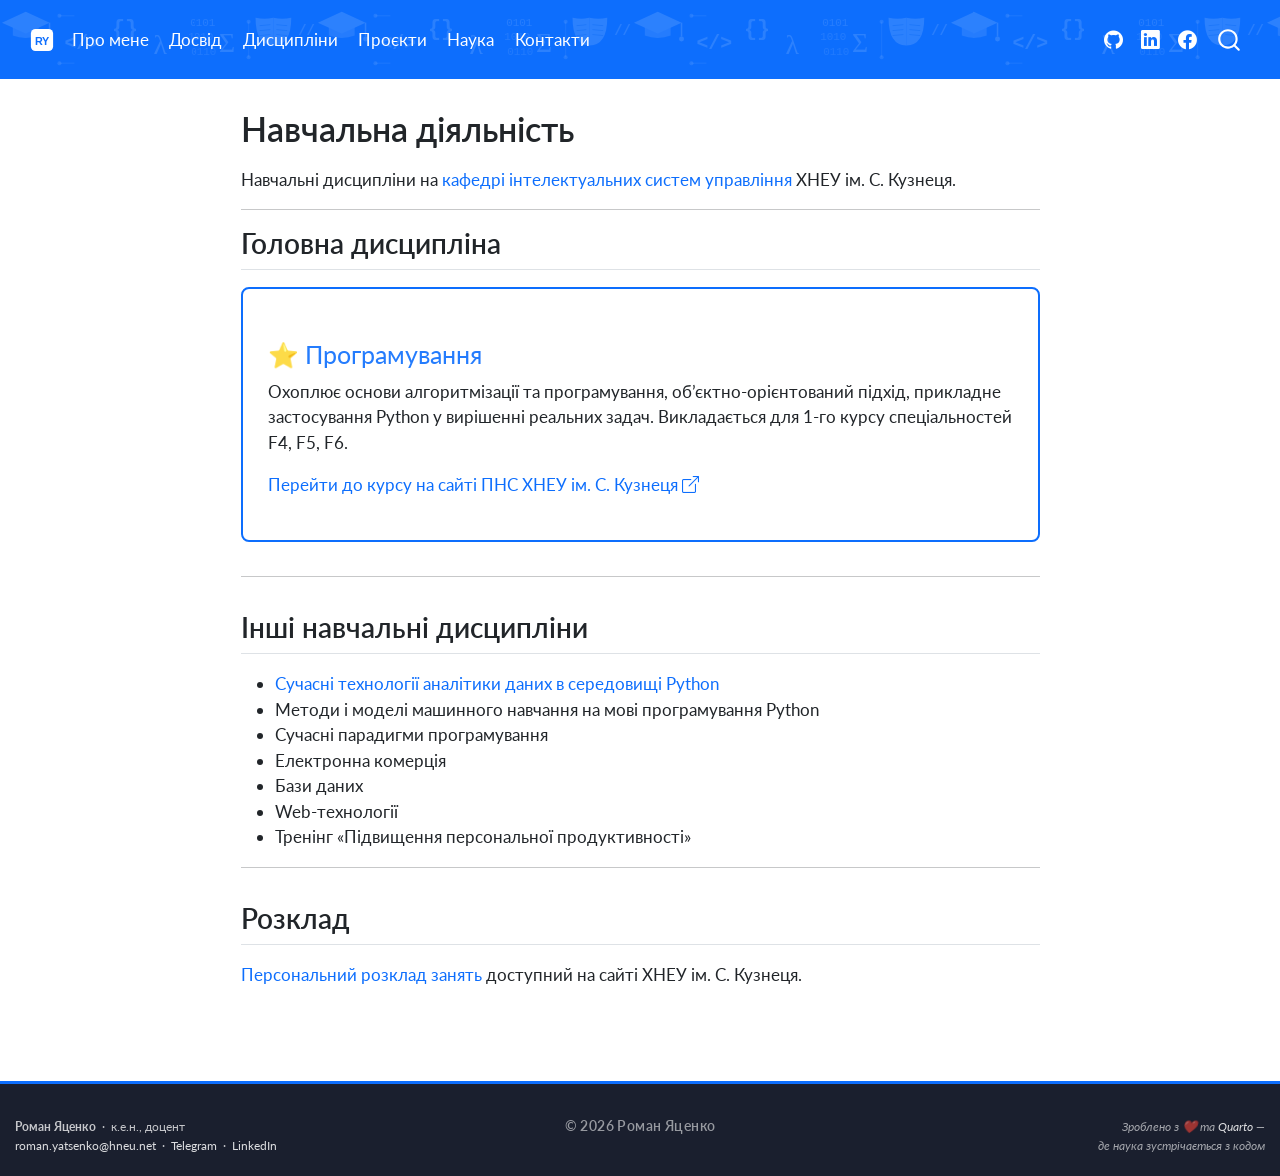
<file: docs/teaching.html>
<!DOCTYPE html>
<html xmlns="http://www.w3.org/1999/xhtml" lang="uk" xml:lang="uk"><head>

<meta charset="utf-8">
<meta name="generator" content="quarto-1.11.9">

<meta name="viewport" content="width=device-width, initial-scale=1.0, user-scalable=yes">


<title>Навчальна діяльність – Роман Яценко</title>
<style>
/* Default styles provided by pandoc.
** See https://pandoc.org/MANUAL.html#variables-for-html for config info.
*/
span.smallcaps{font-variant: small-caps;}
div.columns{display: flex; gap: 1.5em;}
div.column{flex: auto;}
@media screen {
div.columns{gap: min(4vw, 1.5em);}
div.column{overflow-x: auto;}
}
div.hanging-indent{margin-left: 1.5em; text-indent: -1.5em;}
ul.task-list{list-style: none;}
ul.task-list li input[type="checkbox"] {
  width: 0.8em;
  margin: 0 0.8em 0.2em -1em; /* quarto-specific, see https://github.com/quarto-dev/quarto-cli/issues/4556 */ 
  vertical-align: middle;
}
</style>


<script src="site_libs/quarto-nav/quarto-nav.js"></script>
<script src="site_libs/quarto-nav/headroom.min.js"></script>
<script src="site_libs/clipboard/clipboard.min.js"></script>
<script src="site_libs/quarto-search/autocomplete.umd.js"></script>
<script src="site_libs/quarto-search/fuse.min.js"></script>
<script src="site_libs/quarto-search/quarto-search.js"></script>
<meta name="quarto:offset" content="./">
<link href="./images/favicon.ico" rel="icon">
<script src="site_libs/quarto-html/quarto.js" type="module"></script>
<script src="site_libs/quarto-html/tabsets/tabsets.js" type="module"></script>
<script src="site_libs/quarto-html/scrollable-regions/scrollable-regions.js" type="module"></script>
<script src="site_libs/quarto-html/popper.min.js"></script>
<script src="site_libs/quarto-html/tippy.umd.min.js"></script>
<script src="site_libs/quarto-html/anchor.min.js"></script>
<link href="site_libs/quarto-html/tippy.css" rel="stylesheet">
<link href="site_libs/quarto-html/quarto-syntax-highlighting-0b983791fd02a84ab17c6cf8e5c4fb5d.css" rel="stylesheet" id="quarto-text-highlighting-styles">
<script src="site_libs/bootstrap/bootstrap.min.js"></script>
<link href="site_libs/bootstrap/bootstrap-icons.css" rel="stylesheet">
<link href="site_libs/bootstrap/bootstrap-37aae07f8a29670ae854b33a86d645ce.min.css" rel="stylesheet" append-hash="true" id="quarto-bootstrap" data-mode="light">
<script id="quarto-search-options" type="application/json">{
  "location": "navbar",
  "copy-button": false,
  "collapse-after": 3,
  "panel-placement": "end",
  "type": "overlay",
  "limit": 50,
  "keyboard-shortcut": [
    "f",
    "/",
    "s"
  ],
  "show-item-context": false,
  "language": {
    "search-no-results-text": "No results",
    "search-matching-documents-text": "matching documents",
    "search-copy-link-title": "Copy link to search",
    "search-hide-matches-text": "Hide additional matches",
    "search-more-match-text": "more match in this document",
    "search-more-matches-text": "more matches in this document",
    "search-clear-button-title": "Clear",
    "search-text-placeholder": "",
    "search-detached-cancel-button-title": "Cancel",
    "search-submit-button-title": "Submit",
    "search-label": "Search"
  }
}</script>


</head>

<body class="nav-fixed fullcontent quarto-light"><a id="quarto-skip-link" class="visually-hidden-focusable" href="#quarto-document-content">Skip to main content</a>

<div id="quarto-search-results"></div>
  <header id="quarto-header" class="headroom fixed-top">
    <nav class="navbar navbar-expand-lg " data-bs-theme="dark" aria-label="Site">
      <div class="navbar-container container-fluid">
      <div class="navbar-brand-container mx-auto">
    <a href="./index.html" class="navbar-brand navbar-brand-logo">
    <img src="./images/logo.svg" alt="RY" class="navbar-logo light-content">
    <img src="./images/logo.svg" alt="RY" class="navbar-logo dark-content">
    </a>
  </div>
          <button class="navbar-toggler" type="button" data-bs-toggle="collapse" data-bs-target="#navbarCollapse" aria-controls="navbarCollapse" aria-expanded="false" aria-label="Toggle navigation" onclick="if (window.quartoToggleHeadroom) { window.quartoToggleHeadroom(); }">
  <span class="navbar-toggler-icon"></span>
</button>
          <div class="collapse navbar-collapse" id="navbarCollapse">
            <ul class="navbar-nav navbar-nav-scroll me-auto">
  <li class="nav-item">
    <a class="nav-link" href="./index.html"> 
<span class="menu-text">Про мене</span></a>
  </li>  
  <li class="nav-item">
    <a class="nav-link" href="./experience.html"> 
<span class="menu-text">Досвід</span></a>
  </li>  
  <li class="nav-item">
    <a class="nav-link active" href="./teaching.html" aria-current="page"> 
<span class="menu-text">Дисципліни</span></a>
  </li>  
  <li class="nav-item">
    <a class="nav-link" href="./projects.html"> 
<span class="menu-text">Проєкти</span></a>
  </li>  
  <li class="nav-item">
    <a class="nav-link" href="./science.html"> 
<span class="menu-text">Наука</span></a>
  </li>  
  <li class="nav-item">
    <a class="nav-link" href="./contacts.html"> 
<span class="menu-text">Контакти</span></a>
  </li>  
</ul>
            <ul class="navbar-nav navbar-nav-scroll ms-auto">
  <li class="nav-item compact">
    <a class="nav-link" href="https://github.com/roman-yatsenko"> <i class="bi bi-github" role="img">
</i> 
<span class="menu-text"></span></a>
  </li>  
  <li class="nav-item compact">
    <a class="nav-link" href="https://linkedin.com/in/yatsenkorm"> <i class="bi bi-linkedin" role="img">
</i> 
<span class="menu-text"></span></a>
  </li>  
  <li class="nav-item compact">
    <a class="nav-link" href="https://www.facebook.com/profile.php?id=61576990610124"> <i class="bi bi-facebook" role="img">
</i> 
<span class="menu-text"></span></a>
  </li>  
</ul>
          </div> <!-- /navcollapse -->
            <div class="quarto-navbar-tools">
</div>
            <div id="quarto-search" class="" title="Search"></div>
      </div> <!-- /container-fluid -->
    </nav>
</header>
<!-- content -->
<div id="quarto-content" class="quarto-container page-columns page-rows-contents page-layout-article page-navbar">
<!-- sidebar -->
<!-- margin-sidebar -->
    
<!-- main -->
<main class="content" id="quarto-document-content" tabindex="-1">

<header id="title-block-header" class="quarto-title-block default">
<div class="quarto-title">
<h1 class="title">Навчальна діяльність</h1>
</div>



<div class="quarto-title-meta">

    
  
    
  </div>
  


</header>


<p>Навчальні дисципліни на <a href="https://isu.hneu.edu.ua/vykladachi/yatsenko-roman-mykolajovych/">кафедрі інтелектуальних систем управління</a> ХНЕУ ім. С. Кузнеця.</p>
<hr>
<section id="головна-дисципліна" class="level2">
<h2 class="anchored" data-anchor-id="головна-дисципліна">Головна дисципліна</h2>
<section id="програмування" class="level3 featured-project">
<h3 class="anchored" data-anchor-id="програмування">⭐ <a href="https://pns.hneu.edu.ua/course/view.php?id=8027">Програмування</a></h3>
<p>Охоплює основи алгоритмізації та програмування, об’єктно-орієнтований підхід, прикладне застосування Python у вирішенні реальних задач. Викладається для 1-го курсу спеціальностей F4, F5, F6.</p>
<p><a href="https://pns.hneu.edu.ua/course/view.php?id=8027" target="_blank" rel="noopener">Перейти до курсу на сайті ПНС ХНЕУ ім.&nbsp;С.&nbsp;Кузнеця <i class="bi bi-box-arrow-up-right"></i></a></p>
</section>
<hr>
</section>
<section id="інші-навчальні-дисципліни" class="level2">
<h2 class="anchored" data-anchor-id="інші-навчальні-дисципліни">Інші навчальні дисципліни</h2>
<ul>
<li><a href="https://pns.hneu.edu.ua/course/view.php?id=10392">Сучасні технології аналітики даних в середовищі Python</a></li>
<li>Методи і моделі машинного навчання на мові програмування Python</li>
<li>Сучасні парадигми програмування</li>
<li>Електронна комерція</li>
<li>Бази даних</li>
<li>Web-технології</li>
<li>Тренінг «Підвищення персональної продуктивності»</li>
</ul>
<hr>
</section>
<section id="розклад" class="level2">
<h2 class="anchored" data-anchor-id="розклад">Розклад</h2>
<p><a href="http://rozklad.hneu.edu.ua/schedule/schedule?employee=456609">Персональний розклад занять</a> доступний на сайті ХНЕУ ім. С. Кузнеця.</p>


</section>

</main> <!-- /main -->
<script src="https://cdn.shukai.ai/widget.js" data-key="lGi_SHey3qiFWB5E4t59j0dHcE7MZX7IjPTw_h333bQ" data-code="default" data-agent-base="https://agent.shukai.ai" async=""></script>

<script id="quarto-html-after-body" type="application/javascript">
  window.document.addEventListener("DOMContentLoaded", function (event) {
    const icon = "";
    const anchorJS = new window.AnchorJS();
    anchorJS.options = {
      placement: 'right',
      icon: icon
    };
    anchorJS.add('.anchored');
    const isCodeAnnotation = (el) => {
      for (const clz of el.classList) {
        if (clz.startsWith('code-annotation-')) {                     
          return true;
        }
      }
      return false;
    }
    const onCopySuccess = function(e) {
      // button target
      const button = e.trigger;
      // don't keep focus
      button.blur();
      // flash "checked"
      button.classList.add('code-copy-button-checked');
      var currentTitle = button.getAttribute("title");
      button.setAttribute("title", "Copied!");
      let tooltip;
      if (window.bootstrap) {
        button.setAttribute("data-bs-toggle", "tooltip");
        button.setAttribute("data-bs-placement", "left");
        button.setAttribute("data-bs-title", "Copied!");
        tooltip = new bootstrap.Tooltip(button, 
          { trigger: "manual", 
            customClass: "code-copy-button-tooltip",
            offset: [0, -8]});
        tooltip.show();    
      }
      setTimeout(function() {
        if (tooltip) {
          tooltip.hide();
          button.removeAttribute("data-bs-title");
          button.removeAttribute("data-bs-toggle");
          button.removeAttribute("data-bs-placement");
        }
        button.setAttribute("title", currentTitle);
        button.classList.remove('code-copy-button-checked');
      }, 1000);
      // clear code selection
      e.clearSelection();
    }
    const getTextToCopy = function(trigger) {
      const outerScaffold = trigger.parentElement.cloneNode(true);
      const codeEl = outerScaffold.querySelector('code');
      for (const childEl of codeEl.children) {
        if (isCodeAnnotation(childEl)) {
          childEl.remove();
        }
      }
      return codeEl.innerText;
    }
    const clipboard = new window.ClipboardJS('.code-copy-button:not([data-in-quarto-modal])', {
      text: getTextToCopy
    });
    clipboard.on('success', onCopySuccess);
    if (window.document.getElementById('quarto-embedded-source-code-modal')) {
      const clipboardModal = new window.ClipboardJS('.code-copy-button[data-in-quarto-modal]', {
        text: getTextToCopy,
        container: window.document.getElementById('quarto-embedded-source-code-modal')
      });
      clipboardModal.on('success', onCopySuccess);
    }
      var localhostRegex = new RegExp(/^(?:http|https):\/\/localhost\:?[0-9]*\//);
      var mailtoRegex = new RegExp(/^mailto:/);
        var filterRegex = new RegExp("https:\/\/roman-yatsenko\.github\.io\/");
      var isInternal = (href) => {
          return filterRegex.test(href) || localhostRegex.test(href) || mailtoRegex.test(href);
      }
      // Inspect non-navigation links and adorn them if external
      window.quartoDecorateExternalLinks = function (root) {
     var links = (root || window.document).querySelectorAll('a[href]:not(.nav-link):not(.navbar-brand):not(.toc-action):not(.sidebar-link):not(.sidebar-item-toggle):not(.pagination-link):not(.no-external):not([aria-hidden]):not(.dropdown-item):not(.quarto-navigation-tool):not(.about-link)');
      for (var i=0; i<links.length; i++) {
        const link = links[i];
        if (!isInternal(link.href)) {
          // undo the damage that might have been done by quarto-nav.js in the case of
          // links that we want to consider external
          if (link.dataset.originalHref !== undefined) {
            link.href = link.dataset.originalHref;
          }
          if (!link.classList.contains('no-external-icon')) {
          }
        }
      }
      };
      window.quartoDecorateExternalLinks(window.document);
    // Esc closes the popup (WCAG 1.4.13) and focus leaving both trigger and
    // popup closes it (WCAG 2.4.11); tippy handles neither for interactive popups.
    const hideOnEscAndFocusOut = {
      name: 'hideOnEscAndFocusOut',
      defaultValue: true,
      fn(instance) {
        const dismiss = () => {
          // A show scheduled by the trigger delay would otherwise reopen it
          instance.clearDelayTimeouts();
          instance.hide();
        };
        const onKeyDown = (event) => {
          if (event.key !== 'Escape') {
            return;
          }
          // Keep Esc from also reaching page handlers (e.g. reveal.js overview),
          // except an open reveal.js slide menu, which Esc should close too.
          // The menu handles keys only when its keyboard option is on.
          const menuHandlesEsc = window.Reveal?.getPlugin?.('menu')?.isOpen() &&
            window.Reveal.getConfig().menu?.keyboard !== false;
          if (!menuHandlesEsc) {
            event.stopPropagation();
          }
          if (instance.popper.contains(window.document.activeElement)) {
            // Disabled while refocusing so the focus trigger does not reopen it
            instance.disable();
            instance.reference.focus();
            instance.enable();
          }
          dismiss();
        };
        const onFocusOut = (event) => {
          const target = event.relatedTarget;
          if (target && !instance.reference.contains(target) &&
              !instance.popper.contains(target)) {
            dismiss();
          }
        };
        // On the trigger too: a click trigger (code-annotations: select) has no
        // blur handling. Attached for the instance's lifetime so leaving the
        // trigger also cancels a show still pending on the trigger delay.
        instance.reference.addEventListener('focusout', onFocusOut);
        return {
          onShow() {
            window.document.addEventListener('keydown', onKeyDown, true);
            instance.popper.addEventListener('focusout', onFocusOut);
          },
          onHide() {
            window.document.removeEventListener('keydown', onKeyDown, true);
            instance.popper.removeEventListener('focusout', onFocusOut);
          },
          onDestroy() {
            instance.reference.removeEventListener('focusout', onFocusOut);
          },
        };
      },
    };
    function tippyHover(el, contentFn, onTriggerFn, onUntriggerFn) {
      const config = {
        allowHTML: true,
        maxWidth: 500,
        delay: 100,
        arrow: false,
        appendTo: function(el) {
            return el.parentElement;
        },
        interactive: true,
        interactiveBorder: 10,
        theme: 'quarto',
        placement: 'bottom-start',
        plugins: [hideOnEscAndFocusOut],
      };
      if (contentFn) {
        config.content = contentFn;
      }
      if (onTriggerFn) {
        config.onTrigger = onTriggerFn;
      }
      if (onUntriggerFn) {
        config.onUntrigger = onUntriggerFn;
      }
      window.tippy(el, config); 
    }
    const noterefs = window.document.querySelectorAll('a[role="doc-noteref"]');
    for (var i=0; i<noterefs.length; i++) {
      const ref = noterefs[i];
      tippyHover(ref, function() {
        // use id or data attribute instead here
        let href = ref.getAttribute('data-footnote-href') || ref.getAttribute('href');
        try { href = new URL(href).hash; } catch {}
        const id = href.replace(/^#\/?/, "");
        const note = window.document.getElementById(id);
        if (note) {
          return note.innerHTML;
        } else {
          return "";
        }
      });
    }
    const xrefs = window.document.querySelectorAll('a.quarto-xref');
    const processXRef = (id, note) => {
      // Strip column container classes
      const stripColumnClz = (el) => {
        el.classList.remove("page-full", "page-columns");
        if (el.children) {
          for (const child of el.children) {
            stripColumnClz(child);
          }
        }
      }
      stripColumnClz(note)
      if (id === null || id.startsWith('sec-')) {
        // Special case sections, only their first couple elements
        const container = document.createElement("div");
        if (note.children && note.children.length > 2) {
          container.appendChild(note.children[0].cloneNode(true));
          for (let i = 1; i < note.children.length; i++) {
            const child = note.children[i];
            if (child.tagName === "P" && child.innerText === "") {
              continue;
            } else {
              container.appendChild(child.cloneNode(true));
              break;
            }
          }
          if (window.Quarto?.typesetMath) {
            window.Quarto.typesetMath(container);
          }
          return container.innerHTML
        } else {
          if (window.Quarto?.typesetMath) {
            window.Quarto.typesetMath(note);
          }
          return note.innerHTML;
        }
      } else {
        // Remove any anchor links if they are present
        const anchorLink = note.querySelector('a.anchorjs-link');
        if (anchorLink) {
          anchorLink.remove();
        }
        if (window.Quarto?.typesetMath) {
          window.Quarto.typesetMath(note);
        }
        if (note.classList.contains("callout")) {
          return note.outerHTML;
        } else {
          return note.innerHTML;
        }
      }
    }
    for (var i=0; i<xrefs.length; i++) {
      const xref = xrefs[i];
      tippyHover(xref, undefined, function(instance) {
        instance.disable();
        let url = xref.getAttribute('href');
        let hash = undefined; 
        if (url.startsWith('#')) {
          hash = url;
        } else {
          try { hash = new URL(url).hash; } catch {}
        }
        if (hash) {
          const id = hash.replace(/^#\/?/, "");
          const note = window.document.getElementById(id);
          if (note !== null) {
            try {
              const html = processXRef(id, note.cloneNode(true));
              instance.setContent(html);
            } finally {
              instance.enable();
              instance.show();
            }
          } else {
            // See if we can fetch this
            fetch(url.split('#')[0])
            .then(res => res.text())
            .then(html => {
              const parser = new DOMParser();
              const htmlDoc = parser.parseFromString(html, "text/html");
              const note = htmlDoc.getElementById(id);
              if (note !== null) {
                const html = processXRef(id, note);
                instance.setContent(html);
              } 
            }).finally(() => {
              instance.enable();
              instance.show();
            });
          }
        } else {
          // See if we can fetch a full url (with no hash to target)
          // This is a special case and we should probably do some content thinning / targeting
          fetch(url)
          .then(res => res.text())
          .then(html => {
            const parser = new DOMParser();
            const htmlDoc = parser.parseFromString(html, "text/html");
            const note = htmlDoc.querySelector('main.content');
            if (note !== null) {
              // This should only happen for chapter cross references
              // (since there is no id in the URL)
              // remove the first header
              if (note.children.length > 0 && note.children[0].tagName === "HEADER") {
                note.children[0].remove();
              }
              const html = processXRef(null, note);
              instance.setContent(html);
            } 
          }).finally(() => {
            instance.enable();
            instance.show();
          });
        }
      }, function(instance) {
      });
    }
        let selectedAnnoteEl;
        const selectorForAnnotation = ( cell, annotation) => {
          let cellAttr = 'data-code-cell="' + cell + '"';
          let lineAttr = 'data-code-annotation="' +  annotation + '"';
          const selector = 'span[' + cellAttr + '][' + lineAttr + ']';
          return selector;
        }
        const selectCodeLines = (annoteEl) => {
          const doc = window.document;
          const targetCell = annoteEl.getAttribute("data-target-cell");
          const targetAnnotation = annoteEl.getAttribute("data-target-annotation");
          const annoteSpan = window.document.querySelector(selectorForAnnotation(targetCell, targetAnnotation));
          const lines = annoteSpan.getAttribute("data-code-lines").split(",");
          const lineIds = lines.map((line) => {
            return targetCell + "-" + line;
          })
          // Each band is positioned against its own containing block, which is
          // not the offsetParent of the lines, so place it from client rects.
          const placeBand = (band, firstEl, lastEl, codeBlock) => {
            const container = band.offsetParent;
            if (container === null) {
              return;
            }
            const containerRect = container.getBoundingClientRect();
            // Reveal.js scales slides with a transform, so convert client
            // pixels back to the CSS pixels of the container.
            const scale = containerRect.height / container.offsetHeight || 1;
            const firstRect = firstEl.getBoundingClientRect();
            const lastRect = lastEl.getBoundingClientRect();
            const top = (firstRect.top - containerRect.top) / scale - container.clientTop + container.scrollTop;
            const height = (lastRect.bottom - firstRect.top) / scale;
            band.style.top = top - 2 + "px";
            band.style.height = height + 4 + "px";
            if (codeBlock) {
              // Without the copy button wrapper, the containing block is wider
              // than the code block, so span the code block explicitly.
              const blockRect = codeBlock.getBoundingClientRect();
              band.style.left = (blockRect.left - containerRect.left) / scale - container.clientLeft + container.scrollLeft + "px";
              band.style.width = blockRect.width / scale + "px";
            }
          };
          if (lineIds.length > 0) {
            const el = window.document.getElementById(lineIds[0]);
            const lastEl = window.document.getElementById(lineIds[lineIds.length - 1]);
            const parent = el.parentElement.parentElement;
            // cook up a div (if necessary) and position it
            let div = window.document.getElementById("code-annotation-line-highlight");
            if (div === null) {
              div = window.document.createElement("div");
              div.setAttribute("id", "code-annotation-line-highlight");
              div.style.position = 'absolute';
              parent.appendChild(div);
            }
            placeBand(div, el, lastEl, parent.closest("div.sourceCode") || parent);
            let gutterDiv = window.document.getElementById("code-annotation-line-highlight-gutter");
            if (gutterDiv === null) {
              gutterDiv = window.document.createElement("div");
              gutterDiv.setAttribute("id", "code-annotation-line-highlight-gutter");
              gutterDiv.style.position = 'absolute';
              const codeCell = window.document.getElementById(targetCell);
              const gutter = codeCell.querySelector('.code-annotation-gutter');
              gutter.appendChild(gutterDiv);
            }
            placeBand(gutterDiv, el, lastEl);
            selectedAnnoteEl = annoteEl;
          }
        };
        const unselectCodeLines = () => {
          const elementsIds = ["code-annotation-line-highlight", "code-annotation-line-highlight-gutter"];
          elementsIds.forEach((elId) => {
            const div = window.document.getElementById(elId);
            if (div) {
              div.remove();
            }
          });
          selectedAnnoteEl = undefined;
        };
          // Handle positioning of the toggle
      window.addEventListener(
        "resize",
        throttle(() => {
          elRect = undefined;
          if (selectedAnnoteEl) {
            selectCodeLines(selectedAnnoteEl);
          }
        }, 10)
      );
      function throttle(fn, ms) {
      let throttle = false;
      let timer;
        return (...args) => {
          if(!throttle) { // first call gets through
              fn.apply(this, args);
              throttle = true;
          } else { // all the others get throttled
              if(timer) clearTimeout(timer); // cancel #2
              timer = setTimeout(() => {
                fn.apply(this, args);
                timer = throttle = false;
              }, ms);
          }
        };
      }
        // Attach click handler to the DT
        const annoteDls = window.document.querySelectorAll('dt[data-target-cell]');
        for (const annoteDlNode of annoteDls) {
          annoteDlNode.addEventListener('click', (event) => {
            const clickedEl = event.target;
            if (clickedEl !== selectedAnnoteEl) {
              unselectCodeLines();
              const activeEl = window.document.querySelector('dt[data-target-cell].code-annotation-active');
              if (activeEl) {
                activeEl.classList.remove('code-annotation-active');
              }
              selectCodeLines(clickedEl);
              clickedEl.classList.add('code-annotation-active');
            } else {
              // Unselect the line
              unselectCodeLines();
              clickedEl.classList.remove('code-annotation-active');
            }
          });
        }
    const findCites = (el) => {
      const parentEl = el.parentElement;
      if (parentEl) {
        const cites = parentEl.dataset.cites;
        if (cites) {
          return {
            el,
            cites: cites.split(' ')
          };
        } else {
          return findCites(el.parentElement)
        }
      } else {
        return undefined;
      }
    };
    var bibliorefs = window.document.querySelectorAll('a[role="doc-biblioref"]');
    for (var i=0; i<bibliorefs.length; i++) {
      const ref = bibliorefs[i];
      const citeInfo = findCites(ref);
      if (citeInfo) {
        tippyHover(citeInfo.el, function() {
          var popup = window.document.createElement('div');
          citeInfo.cites.forEach(function(cite) {
            var citeDiv = window.document.createElement('div');
            citeDiv.classList.add('hanging-indent');
            citeDiv.classList.add('csl-entry');
            var biblioDiv = window.document.getElementById('ref-' + cite);
            if (biblioDiv) {
              citeDiv.innerHTML = biblioDiv.innerHTML;
            }
            popup.appendChild(citeDiv);
          });
          return popup.innerHTML;
        });
      }
    }
  });
  </script>
  <script type="application/javascript">
  window.quartoScrollableRegionsLabels = {"code":"Scrollable code","output":"Scrollable output"};
  </script>
</div> <!-- /content -->
<footer class="footer">
  <div class="nav-footer">
    <div class="nav-footer-left">
<p><strong>Роман Яценко</strong> &nbsp;·&nbsp; к.е.н., доцент <br> <a href="mailto:roman.yatsenko@hneu.net">roman.yatsenko@hneu.net</a> &nbsp;·&nbsp; <a href="https://t.me/YaRo_Kharkiv">Telegram</a> &nbsp;·&nbsp; <a href="https://linkedin.com/in/yatsenkorm">LinkedIn</a></p>
</div>   
    <div class="nav-footer-center">
<p>© 2026 Роман Яценко</p>
</div>
    <div class="nav-footer-right">
<p>Зроблено з ❤️ та <a href="https://quarto.org">Quarto</a> —<br>
<em>де наука зустрічається з кодом</em></p>
</div>
  </div>
</footer>




</body></html>
</file>
<file: site_libs/quarto-html/tippy.css>
.tippy-box[data-animation=fade][data-state=hidden]{opacity:0}[data-tippy-root]{max-width:calc(100vw - 10px)}.tippy-box{position:relative;background-color:#333;color:#fff;border-radius:4px;font-size:14px;line-height:1.4;white-space:normal;outline:0;transition-property:transform,visibility,opacity}.tippy-box[data-placement^=top]>.tippy-arrow{bottom:0}.tippy-box[data-placement^=top]>.tippy-arrow:before{bottom:-7px;left:0;border-width:8px 8px 0;border-top-color:initial;transform-origin:center top}.tippy-box[data-placement^=bottom]>.tippy-arrow{top:0}.tippy-box[data-placement^=bottom]>.tippy-arrow:before{top:-7px;left:0;border-width:0 8px 8px;border-bottom-color:initial;transform-origin:center bottom}.tippy-box[data-placement^=left]>.tippy-arrow{right:0}.tippy-box[data-placement^=left]>.tippy-arrow:before{border-width:8px 0 8px 8px;border-left-color:initial;right:-7px;transform-origin:center left}.tippy-box[data-placement^=right]>.tippy-arrow{left:0}.tippy-box[data-placement^=right]>.tippy-arrow:before{left:-7px;border-width:8px 8px 8px 0;border-right-color:initial;transform-origin:center right}.tippy-box[data-inertia][data-state=visible]{transition-timing-function:cubic-bezier(.54,1.5,.38,1.11)}.tippy-arrow{width:16px;height:16px;color:#333}.tippy-arrow:before{content:"";position:absolute;border-color:transparent;border-style:solid}.tippy-content{position:relative;padding:5px 9px;z-index:1}
</file>
<file: site_libs/quarto-html/quarto-syntax-highlighting-0b983791fd02a84ab17c6cf8e5c4fb5d.css>
/* quarto syntax highlight colors */
:root {
  --quarto-hl-ot-color: #003B4F;
  --quarto-hl-at-color: #657422;
  --quarto-hl-ss-color: #20794D;
  --quarto-hl-an-color: #5E5E5E;
  --quarto-hl-fu-color: #4758AB;
  --quarto-hl-st-color: #20794D;
  --quarto-hl-cf-color: #003B4F;
  --quarto-hl-op-color: #5E5E5E;
  --quarto-hl-er-color: #AD0000;
  --quarto-hl-bn-color: #AD0000;
  --quarto-hl-al-color: #AD0000;
  --quarto-hl-va-color: #111111;
  --quarto-hl-bu-color: inherit;
  --quarto-hl-ex-color: inherit;
  --quarto-hl-pp-color: #AD0000;
  --quarto-hl-in-color: #5E5E5E;
  --quarto-hl-vs-color: #20794D;
  --quarto-hl-wa-color: #5E5E5E;
  --quarto-hl-do-color: #5E5E5E;
  --quarto-hl-im-color: #00769E;
  --quarto-hl-ch-color: #20794D;
  --quarto-hl-dt-color: #AD0000;
  --quarto-hl-fl-color: #AD0000;
  --quarto-hl-co-color: #5E5E5E;
  --quarto-hl-cv-color: #5E5E5E;
  --quarto-hl-cn-color: #8f5902;
  --quarto-hl-sc-color: #5E5E5E;
  --quarto-hl-dv-color: #AD0000;
  --quarto-hl-kw-color: #003B4F;
}

/* other quarto variables */
:root {
  --quarto-font-monospace: "JetBrains Mono", "Fira Code", monospace;
}

/* syntax highlight based on Pandoc's rules */
pre > code.sourceCode > span {
  color: #003B4F;
}

code.sourceCode > span {
  color: #003B4F;
}

div.sourceCode,
div.sourceCode pre.sourceCode {
  color: #003B4F;
}

/* Normal */
code span {
  color: #003B4F;
}

/* Alert */
code span.al {
  color: #AD0000;
  font-style: inherit;
}

/* Annotation */
code span.an {
  color: #5E5E5E;
  font-style: inherit;
}

/* Attribute */
code span.at {
  color: #657422;
  font-style: inherit;
}

/* BaseN */
code span.bn {
  color: #AD0000;
  font-style: inherit;
}

/* BuiltIn */
code span.bu {
  font-style: inherit;
}

/* ControlFlow */
code span.cf {
  color: #003B4F;
  font-weight: bold;
  font-style: inherit;
}

/* Char */
code span.ch {
  color: #20794D;
  font-style: inherit;
}

/* Constant */
code span.cn {
  color: #8f5902;
  font-style: inherit;
}

/* Comment */
code span.co {
  color: #5E5E5E;
  font-style: inherit;
}

/* CommentVar */
code span.cv {
  color: #5E5E5E;
  font-style: italic;
}

/* Documentation */
code span.do {
  color: #5E5E5E;
  font-style: italic;
}

/* DataType */
code span.dt {
  color: #AD0000;
  font-style: inherit;
}

/* DecVal */
code span.dv {
  color: #AD0000;
  font-style: inherit;
}

/* Error */
code span.er {
  color: #AD0000;
  font-style: inherit;
}

/* Extension */
code span.ex {
  font-style: inherit;
}

/* Float */
code span.fl {
  color: #AD0000;
  font-style: inherit;
}

/* Function */
code span.fu {
  color: #4758AB;
  font-style: inherit;
}

/* Import */
code span.im {
  color: #00769E;
  font-style: inherit;
}

/* Information */
code span.in {
  color: #5E5E5E;
  font-style: inherit;
}

/* Keyword */
code span.kw {
  color: #003B4F;
  font-weight: bold;
  font-style: inherit;
}

/* Operator */
code span.op {
  color: #5E5E5E;
  font-style: inherit;
}

/* Other */
code span.ot {
  color: #003B4F;
  font-style: inherit;
}

/* Preprocessor */
code span.pp {
  color: #AD0000;
  font-style: inherit;
}

/* SpecialChar */
code span.sc {
  color: #5E5E5E;
  font-style: inherit;
}

/* SpecialString */
code span.ss {
  color: #20794D;
  font-style: inherit;
}

/* String */
code span.st {
  color: #20794D;
  font-style: inherit;
}

/* Variable */
code span.va {
  color: #111111;
  font-style: inherit;
}

/* VerbatimString */
code span.vs {
  color: #20794D;
  font-style: inherit;
}

/* Warning */
code span.wa {
  color: #5E5E5E;
  font-style: italic;
}

.prevent-inlining {
  content: "</";
}

/*# sourceMappingURL=f0534926ffa6c5d2158cdaf7c006609c.css.map */
</file>
<file: docs/site_libs/quarto-html/tippy.css>
.tippy-box[data-animation=fade][data-state=hidden]{opacity:0}[data-tippy-root]{max-width:calc(100vw - 10px)}.tippy-box{position:relative;background-color:#333;color:#fff;border-radius:4px;font-size:14px;line-height:1.4;white-space:normal;outline:0;transition-property:transform,visibility,opacity}.tippy-box[data-placement^=top]>.tippy-arrow{bottom:0}.tippy-box[data-placement^=top]>.tippy-arrow:before{bottom:-7px;left:0;border-width:8px 8px 0;border-top-color:initial;transform-origin:center top}.tippy-box[data-placement^=bottom]>.tippy-arrow{top:0}.tippy-box[data-placement^=bottom]>.tippy-arrow:before{top:-7px;left:0;border-width:0 8px 8px;border-bottom-color:initial;transform-origin:center bottom}.tippy-box[data-placement^=left]>.tippy-arrow{right:0}.tippy-box[data-placement^=left]>.tippy-arrow:before{border-width:8px 0 8px 8px;border-left-color:initial;right:-7px;transform-origin:center left}.tippy-box[data-placement^=right]>.tippy-arrow{left:0}.tippy-box[data-placement^=right]>.tippy-arrow:before{left:-7px;border-width:8px 8px 8px 0;border-right-color:initial;transform-origin:center right}.tippy-box[data-inertia][data-state=visible]{transition-timing-function:cubic-bezier(.54,1.5,.38,1.11)}.tippy-arrow{width:16px;height:16px;color:#333}.tippy-arrow:before{content:"";position:absolute;border-color:transparent;border-style:solid}.tippy-content{position:relative;padding:5px 9px;z-index:1}
</file>
<file: docs/site_libs/quarto-html/quarto-syntax-highlighting-0b983791fd02a84ab17c6cf8e5c4fb5d.css>
/* quarto syntax highlight colors */
:root {
  --quarto-hl-ot-color: #003B4F;
  --quarto-hl-at-color: #657422;
  --quarto-hl-ss-color: #20794D;
  --quarto-hl-an-color: #5E5E5E;
  --quarto-hl-fu-color: #4758AB;
  --quarto-hl-st-color: #20794D;
  --quarto-hl-cf-color: #003B4F;
  --quarto-hl-op-color: #5E5E5E;
  --quarto-hl-er-color: #AD0000;
  --quarto-hl-bn-color: #AD0000;
  --quarto-hl-al-color: #AD0000;
  --quarto-hl-va-color: #111111;
  --quarto-hl-bu-color: inherit;
  --quarto-hl-ex-color: inherit;
  --quarto-hl-pp-color: #AD0000;
  --quarto-hl-in-color: #5E5E5E;
  --quarto-hl-vs-color: #20794D;
  --quarto-hl-wa-color: #5E5E5E;
  --quarto-hl-do-color: #5E5E5E;
  --quarto-hl-im-color: #00769E;
  --quarto-hl-ch-color: #20794D;
  --quarto-hl-dt-color: #AD0000;
  --quarto-hl-fl-color: #AD0000;
  --quarto-hl-co-color: #5E5E5E;
  --quarto-hl-cv-color: #5E5E5E;
  --quarto-hl-cn-color: #8f5902;
  --quarto-hl-sc-color: #5E5E5E;
  --quarto-hl-dv-color: #AD0000;
  --quarto-hl-kw-color: #003B4F;
}

/* other quarto variables */
:root {
  --quarto-font-monospace: "JetBrains Mono", "Fira Code", monospace;
}

/* syntax highlight based on Pandoc's rules */
pre > code.sourceCode > span {
  color: #003B4F;
}

code.sourceCode > span {
  color: #003B4F;
}

div.sourceCode,
div.sourceCode pre.sourceCode {
  color: #003B4F;
}

/* Normal */
code span {
  color: #003B4F;
}

/* Alert */
code span.al {
  color: #AD0000;
  font-style: inherit;
}

/* Annotation */
code span.an {
  color: #5E5E5E;
  font-style: inherit;
}

/* Attribute */
code span.at {
  color: #657422;
  font-style: inherit;
}

/* BaseN */
code span.bn {
  color: #AD0000;
  font-style: inherit;
}

/* BuiltIn */
code span.bu {
  font-style: inherit;
}

/* ControlFlow */
code span.cf {
  color: #003B4F;
  font-weight: bold;
  font-style: inherit;
}

/* Char */
code span.ch {
  color: #20794D;
  font-style: inherit;
}

/* Constant */
code span.cn {
  color: #8f5902;
  font-style: inherit;
}

/* Comment */
code span.co {
  color: #5E5E5E;
  font-style: inherit;
}

/* CommentVar */
code span.cv {
  color: #5E5E5E;
  font-style: italic;
}

/* Documentation */
code span.do {
  color: #5E5E5E;
  font-style: italic;
}

/* DataType */
code span.dt {
  color: #AD0000;
  font-style: inherit;
}

/* DecVal */
code span.dv {
  color: #AD0000;
  font-style: inherit;
}

/* Error */
code span.er {
  color: #AD0000;
  font-style: inherit;
}

/* Extension */
code span.ex {
  font-style: inherit;
}

/* Float */
code span.fl {
  color: #AD0000;
  font-style: inherit;
}

/* Function */
code span.fu {
  color: #4758AB;
  font-style: inherit;
}

/* Import */
code span.im {
  color: #00769E;
  font-style: inherit;
}

/* Information */
code span.in {
  color: #5E5E5E;
  font-style: inherit;
}

/* Keyword */
code span.kw {
  color: #003B4F;
  font-weight: bold;
  font-style: inherit;
}

/* Operator */
code span.op {
  color: #5E5E5E;
  font-style: inherit;
}

/* Other */
code span.ot {
  color: #003B4F;
  font-style: inherit;
}

/* Preprocessor */
code span.pp {
  color: #AD0000;
  font-style: inherit;
}

/* SpecialChar */
code span.sc {
  color: #5E5E5E;
  font-style: inherit;
}

/* SpecialString */
code span.ss {
  color: #20794D;
  font-style: inherit;
}

/* String */
code span.st {
  color: #20794D;
  font-style: inherit;
}

/* Variable */
code span.va {
  color: #111111;
  font-style: inherit;
}

/* VerbatimString */
code span.vs {
  color: #20794D;
  font-style: inherit;
}

/* Warning */
code span.wa {
  color: #5E5E5E;
  font-style: italic;
}

.prevent-inlining {
  content: "</";
}

/*# sourceMappingURL=f0534926ffa6c5d2158cdaf7c006609c.css.map */
</file>
